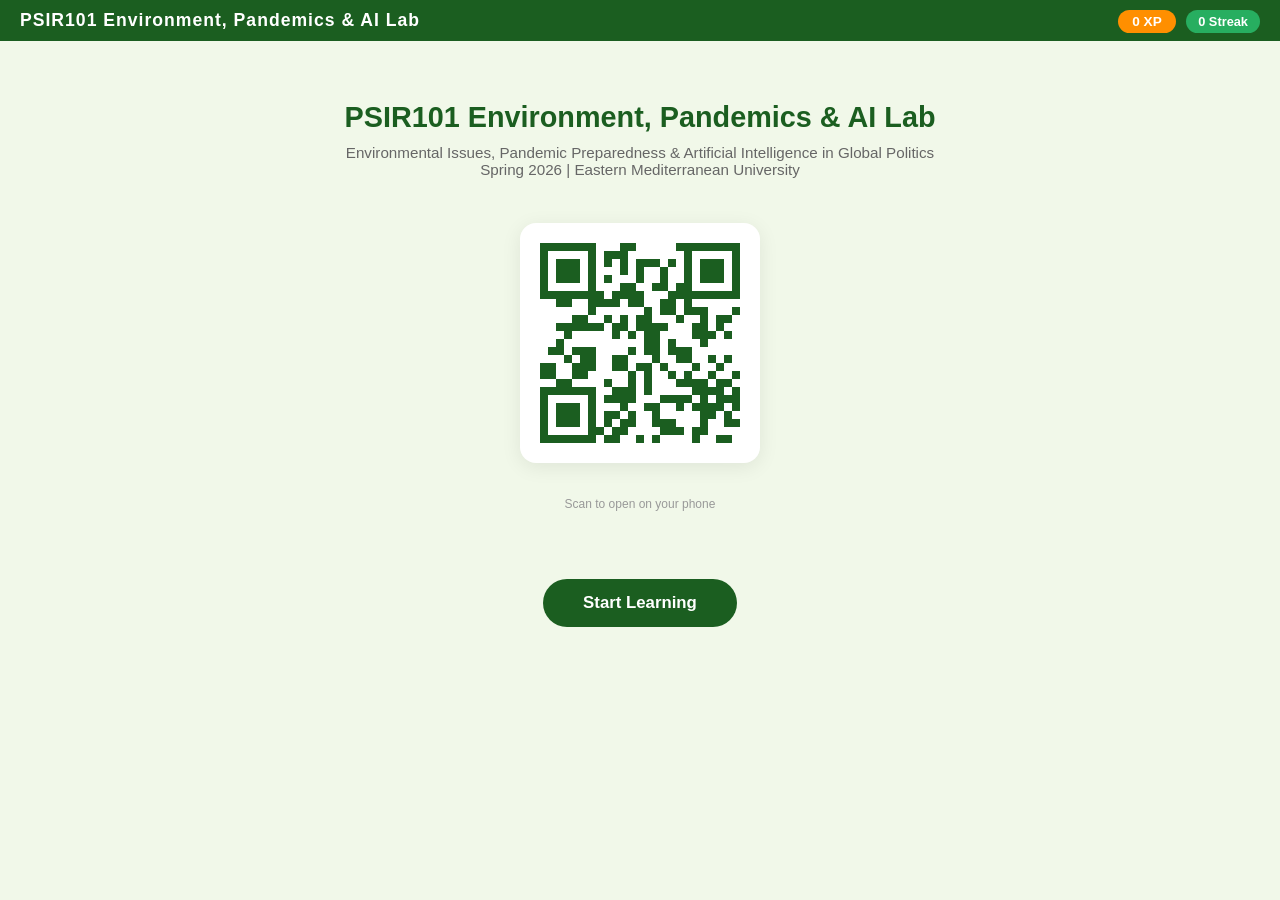
<file: environment.html>
<!DOCTYPE html>
<html lang="en">
<head>
<meta charset="UTF-8">
<meta name="viewport" content="width=device-width, initial-scale=1.0">
<title>PSIR101 Environment, Pandemics &amp; AI Lab</title>
<style>
*{margin:0;padding:0;box-sizing:border-box}
:root{
--navy:#1b5e20;--gold:#ff8f00;--light:#f1f8e9;--mid:#dcedc8;
--dark:#2c2c2c;--accent:#c0392b;--green:#27ae60;--teal:#1abc9c;
--purple:#6a1b9a;--orange:#e67e22;--blue:#2980b9;
}
body{font-family:'Segoe UI',Roboto,Arial,sans-serif;background:var(--light);color:var(--dark);min-height:100vh}
.topbar{background:var(--navy);color:#fff;padding:10px 20px;display:flex;align-items:center;justify-content:space-between;flex-wrap:wrap;gap:8px;position:sticky;top:0;z-index:100}
.topbar h1{font-size:1.1em;letter-spacing:1px}
.xp-badge{background:var(--gold);color:#fff;padding:4px 14px;border-radius:20px;font-weight:700;font-size:.85em}
.streak-badge{background:var(--green);color:#fff;padding:4px 12px;border-radius:20px;font-weight:700;font-size:.8em;margin-left:6px}
.tabs{display:flex;background:#fff;border-bottom:2px solid var(--mid);overflow-x:auto;padding:0 10px}
.tab-btn{padding:12px 18px;border:none;background:none;cursor:pointer;font-size:.82em;font-weight:600;color:#888;white-space:nowrap;border-bottom:3px solid transparent;transition:.2s}
.tab-btn:hover{color:var(--navy)}
.tab-btn.active{color:var(--navy);border-bottom-color:var(--gold)}
.container{max-width:900px;margin:0 auto;padding:20px}
.panel{display:none}.panel.active{display:block}
#landing{text-align:center;padding:40px 20px}
#landing h2{color:var(--navy);font-size:1.8em;margin-bottom:10px}
#landing p{color:#666;margin-bottom:25px;font-size:.95em}
#qr-container{margin:20px auto;display:inline-block;padding:20px;background:#fff;border-radius:16px;box-shadow:0 4px 20px rgba(0,0,0,.08)}
#qr-container canvas{display:block}
.start-btn{display:inline-block;margin-top:25px;padding:14px 40px;background:var(--navy);color:#fff;border:none;border-radius:30px;font-size:1.05em;font-weight:700;cursor:pointer;transition:.2s}
.start-btn:hover{background:var(--gold)}
.card{background:#fff;border-radius:14px;padding:24px;margin-bottom:20px;box-shadow:0 2px 12px rgba(0,0,0,.06)}
.card h3{color:var(--navy);margin-bottom:10px;font-size:1.05em}
.card h4{color:var(--gold);font-size:.9em;margin-bottom:8px}
.section-header{background:linear-gradient(135deg,var(--navy),#2e7d32);color:#fff;border-radius:14px;padding:20px 24px;margin-bottom:16px}
.section-header h3{color:#fff;font-size:1.1em}
.section-header p{color:rgba(255,255,255,.8);font-size:.82em;margin-top:4px}
.video-wrap{position:relative;padding-bottom:56.25%;height:0;margin:12px 0;border-radius:10px;overflow:hidden}
.video-wrap iframe{position:absolute;top:0;left:0;width:100%;height:100%;border:0}
.reflect-q{background:var(--light);border-left:4px solid var(--gold);padding:14px 18px;margin:12px 0;border-radius:0 10px 10px 0;font-size:.88em}
.reflect-options{display:flex;flex-direction:column;gap:8px;margin:10px 0}
.reflect-opt{padding:10px 16px;background:#fff;border:2px solid var(--mid);border-radius:10px;cursor:pointer;font-size:.85em;transition:.2s}
.reflect-opt:hover{border-color:var(--blue)}
.reflect-opt.selected{border-color:var(--navy);background:#e8f5e9}
.reflect-opt.correct{border-color:var(--green);background:#eafaf1}
.reflect-opt.wrong{border-color:var(--accent);background:#fdedec}
.model-answer{background:#eafaf1;border-left:4px solid var(--green);padding:14px 18px;margin:12px 0;border-radius:0 10px 10px 0;font-size:.84em;display:none}
.model-answer.show{display:block}
.reflect-btn{padding:8px 22px;background:var(--navy);color:#fff;border:none;border-radius:8px;cursor:pointer;font-size:.85em;margin-top:8px}
.reflect-btn:hover{background:var(--gold)}
.reflect-btn:disabled{opacity:.5;cursor:default}
.completed-badge{display:inline-block;background:var(--green);color:#fff;padding:3px 12px;border-radius:12px;font-size:.75em;font-weight:600}
.sort-item{padding:12px 18px;background:#fff;border:2px solid var(--mid);border-radius:10px;margin:8px 0;cursor:pointer;font-size:.88em;transition:.2s;user-select:none}
.sort-item:hover{border-color:var(--blue)}
.sort-item.placed{opacity:.4;cursor:default}
.sort-item.selected{border-color:var(--navy);background:#e8f5e9}
.sort-zones{display:grid;grid-template-columns:1fr 1fr 1fr;gap:16px;margin:16px 0}
.sort-zone{min-height:120px;border:2px dashed var(--mid);border-radius:12px;padding:14px;text-align:center}
.sort-zone h4{color:var(--navy);margin-bottom:8px;font-size:.9em}
.sort-zone.over{border-color:var(--gold);background:rgba(27,94,32,.05)}
.sorted-item{padding:8px 14px;background:var(--light);border-radius:8px;margin:4px 0;font-size:.82em;display:inline-block}
.sorted-item.correct{background:#eafaf1;border:1px solid var(--green)}
.sorted-item.wrong{background:#fdedec;border:1px solid var(--accent)}
.dim-card{background:#fff;border-radius:14px;padding:20px;margin-bottom:16px;box-shadow:0 2px 10px rgba(0,0,0,.06)}
.dim-card .scenario{font-size:.9em;margin-bottom:12px;line-height:1.5}
.dim-options{display:flex;flex-wrap:wrap;gap:8px;margin:8px 0}
.dim-pill{padding:8px 16px;border-radius:20px;border:2px solid var(--mid);background:#fff;cursor:pointer;font-size:.8em;font-weight:600;transition:.2s}
.dim-pill:hover{border-color:var(--navy)}
.dim-pill.selected{background:var(--navy);color:#fff;border-color:var(--navy)}
.dim-pill.correct{background:var(--green);color:#fff;border-color:var(--green)}
.dim-pill.wrong{background:var(--accent);color:#fff;border-color:var(--accent)}
.dim-explain{background:#eafaf1;border-left:4px solid var(--green);padding:12px 16px;margin-top:10px;border-radius:0 10px 10px 0;font-size:.82em;display:none}
.dim-explain.show{display:block}
.match-grid{display:grid;grid-template-columns:1fr 1fr;gap:12px}
.match-item{padding:12px 16px;background:#fff;border:2px solid var(--mid);border-radius:10px;cursor:pointer;font-size:.84em;text-align:center;transition:.2s;min-height:60px;display:flex;align-items:center;justify-content:center}
.match-item:hover{border-color:var(--blue)}
.match-item.sel{border-color:var(--navy);background:#e8f5e9}
.match-item.matched{border-color:var(--green);background:#eafaf1;cursor:default}
.match-item.wrong-flash{animation:wrongFlash .5s}
@keyframes wrongFlash{0%,100%{background:#fff}50%{background:#fdedec}}
.tl-item{padding:12px 18px;background:#fff;border:2px solid var(--mid);border-radius:10px;margin:6px 0;cursor:grab;font-size:.85em;display:flex;align-items:center;gap:10px;user-select:none}
.tl-item .handle{color:var(--navy);font-weight:700;font-size:1.1em}
.tl-item.dragging{opacity:.5}
.tl-item.correct{border-color:var(--green);background:#eafaf1}
.tl-item.wrong{border-color:var(--accent);background:#fdedec}
.stat-grid{display:grid;grid-template-columns:repeat(auto-fit,minmax(150px,1fr));gap:14px;margin:16px 0}
.stat-card{background:#fff;border-radius:14px;padding:20px;text-align:center;box-shadow:0 2px 10px rgba(0,0,0,.06)}
.stat-card .num{font-size:2em;font-weight:800;color:var(--navy);display:block}
.stat-card .lbl{font-size:.75em;color:#888;margin-top:2px}
.progress-bar{height:10px;background:var(--mid);border-radius:5px;overflow:hidden;margin:6px 0}
.progress-bar .fill{height:100%;background:linear-gradient(90deg,var(--navy),var(--gold));border-radius:5px;transition:width .4s}
.result-banner{padding:16px 20px;border-radius:12px;text-align:center;margin:16px 0;font-weight:700;font-size:.95em}
.result-banner.great{background:#eafaf1;color:var(--green)}
.result-banner.good{background:#fef9e7;color:var(--gold)}
.result-banner.try{background:#fdedec;color:var(--accent)}
.reset-btn{padding:8px 20px;background:var(--accent);color:#fff;border:none;border-radius:8px;cursor:pointer;font-size:.85em;margin-top:12px}
.check-btn{padding:10px 28px;background:var(--navy);color:#fff;border:none;border-radius:10px;cursor:pointer;font-size:.95em;font-weight:700;margin-top:14px}
.check-btn:hover{background:var(--gold)}
.sub-nav{display:flex;gap:8px;margin-bottom:16px;flex-wrap:wrap}
.sub-btn{padding:8px 16px;border:2px solid var(--mid);background:#fff;border-radius:20px;cursor:pointer;font-size:.8em;font-weight:600;color:#666;transition:.2s}
.sub-btn:hover{border-color:var(--navy);color:var(--navy)}
.sub-btn.active{background:var(--navy);color:#fff;border-color:var(--navy)}
.debate-prompt{background:#e8f5e9;border:2px solid #1b5e20;border-radius:12px;padding:18px;margin-top:14px;font-size:.88em;line-height:1.55}
.debate-prompt strong{color:#1b5e20}
@media(max-width:600px){
.sort-zones{grid-template-columns:1fr}
.match-grid{grid-template-columns:1fr}
.stat-grid{grid-template-columns:1fr 1fr}
.tabs{padding:0 4px}
.tab-btn{padding:10px 12px;font-size:.75em}
}
</style>
</head>
<body>
<div class="topbar">
  <h1>PSIR101 Environment, Pandemics &amp; AI Lab</h1>
  <div>
    <span class="xp-badge" id="xpDisplay">0 XP</span>
    <span class="streak-badge" id="streakDisplay">0 Streak</span>
  </div>
</div>
<div class="tabs" id="tabBar" style="display:none">
  <button class="tab-btn active" data-tab="videos">Video &amp; Case Reflections</button>
  <button class="tab-btn" data-tab="sorter">Myth, Reality, or Complicated?</button>
  <button class="tab-btn" data-tab="theory">Theory Identifier</button>
  <button class="tab-btn" data-tab="match">Key Thinkers Match</button>
  <button class="tab-btn" data-tab="timeline">Timeline Sort</button>
  <button class="tab-btn" data-tab="debate">Debate Arena</button>
  <button class="tab-btn" data-tab="stats">My Stats</button>
</div>
<div class="container">

<!-- LANDING -->
<div id="landing">
  <h2>PSIR101 Environment, Pandemics &amp; AI Lab</h2>
  <p>Environmental Issues, Pandemic Preparedness &amp; Artificial Intelligence in Global Politics<br>Spring 2026 | Eastern Mediterranean University</p>
  <div id="qr-container"></div>
  <p style="font-size:.75em;color:#999;margin-top:10px">Scan to open on your phone</p>
  <br>
  <button class="start-btn" id="startBtn">Start Learning</button>
</div>

<!-- VIDEOS -->
<div class="panel" id="panel-videos">
  <div class="sub-nav" id="vidSubNav">
    <button class="sub-btn active" data-sec="secA">A: The Anthropocene</button>
    <button class="sub-btn" data-sec="secB">B: Climate Governance</button>
    <button class="sub-btn" data-sec="secC">C: Climate Justice</button>
    <button class="sub-btn" data-sec="secD">D: Pandemic Preparedness</button>
    <button class="sub-btn" data-sec="secE">E: AI &amp; Global Politics</button>
    <button class="sub-btn" data-sec="secF">F: On Your Doorstep</button>
  </div>
  <div id="vidSections"></div>
</div>

<!-- SORTER -->
<div class="panel" id="panel-sorter">
  <div class="card">
    <h3>Concept Sorter: Myth, Reality, or It's Complicated?</h3>
    <p style="font-size:.85em;color:#666">Sort each statement about environment, pandemics, and AI in global politics. 10 XP per correct answer.</p>
  </div>
  <div id="sorterItems"></div>
  <div class="sort-zones">
    <div class="sort-zone" id="zoneMyth" data-zone="myth"><h4>MYTH</h4><div class="zone-items"></div></div>
    <div class="sort-zone" id="zoneComplex" data-zone="complex"><h4>IT'S COMPLICATED</h4><div class="zone-items"></div></div>
    <div class="sort-zone" id="zoneReality" data-zone="reality"><h4>REALITY</h4><div class="zone-items"></div></div>
  </div>
  <button class="check-btn" id="checkSorter">Check Answers</button>
  <div id="sorterResult"></div>
</div>

<!-- THEORY IDENTIFIER -->
<div class="panel" id="panel-theory">
  <div class="card">
    <h3>Theory Identifier</h3>
    <p style="font-size:.85em;color:#666">Read each statement and identify which IR perspective it best reflects. 15 XP per correct answer.</p>
  </div>
  <div id="theoryItems"></div>
  <button class="check-btn" id="checkTheory">Check Answers</button>
  <div id="theoryResult"></div>
</div>

<!-- KEY THINKERS MATCH -->
<div class="panel" id="panel-match">
  <div class="card">
    <h3>Key Thinkers &amp; Concepts Match</h3>
    <p style="font-size:.85em;color:#666">Select a thinker or concept, then select its definition. 15 XP per correct match.</p>
  </div>
  <div class="match-grid" id="matchGrid"></div>
  <div id="matchResult"></div>
</div>

<!-- TIMELINE -->
<div class="panel" id="panel-timeline">
  <div class="card">
    <h3>Timeline Sort: Environment, Health &amp; Technology Milestones</h3>
    <p style="font-size:.85em;color:#666">Drag events into chronological order (earliest at top). 20 XP for perfect order.</p>
  </div>
  <div id="tlItems"></div>
  <button class="check-btn" id="checkTL">Check Order</button>
  <div id="tlResult"></div>
</div>

<!-- DEBATE ARENA -->
<div class="panel" id="panel-debate">
  <div class="card">
    <h3>Debate Arena</h3>
    <p style="font-size:.85em;color:#666">No right answers \u2014 just hard questions. Use these for tutorial discussion or essay brainstorming.</p>
  </div>
  <div id="debateItems"></div>
</div>

<!-- STATS -->
<div class="panel" id="panel-stats">
  <div class="card"><h3>My Progress</h3></div>
  <div class="stat-grid" id="statGrid"></div>
  <div class="card" id="activityProgress"><h3>Activity Completion</h3></div>
  <button class="reset-btn" id="resetBtn">Reset All Progress</button>
</div>

</div>

<script>
// ═══════ QR ═══════
const QR=(function(){function g(){
const c=document.createElement('canvas');const sz=200;c.width=sz;c.height=sz;const x=c.getContext('2d');
x.fillStyle='#fff';x.fillRect(0,0,sz,sz);x.fillStyle='#1b5e20';
const bs=8;for(let r=0;r<25;r++)for(let cl=0;cl<25;cl++){if(Math.random()>.55||(r<7&&cl<7)||(r<7&&cl>17)||(r>17&&cl<7))x.fillRect(cl*bs,r*bs,bs,bs);}
function fp(ox,oy){x.fillStyle='#1b5e20';x.fillRect(ox,oy,7*bs,7*bs);x.fillStyle='#fff';x.fillRect(ox+bs,oy+bs,5*bs,5*bs);x.fillStyle='#1b5e20';x.fillRect(ox+2*bs,oy+2*bs,3*bs,3*bs);}
fp(0,0);fp(18*bs,0);fp(0,18*bs);return c;}
return{generate:g};})();

// ═══════ STATE ═══════
let xp=0,streak=0,maxStreak=0;
const done={sorter:false,theory:false,match:false,timeline:false,videos:{}};
function addXP(n){xp+=n;document.getElementById('xpDisplay').textContent=xp+' XP';}
function addStreak(){streak++;if(streak>maxStreak)maxStreak=streak;document.getElementById('streakDisplay').textContent=streak+' Streak';}
function breakStreak(){streak=0;document.getElementById('streakDisplay').textContent='0 Streak';}
function shuffle(a){for(let i=a.length-1;i>0;i--){const j=Math.floor(Math.random()*(i+1));[a[i],a[j]]=[a[j],a[i]];}return a;}

// ═══════ VIDEO DATA ═══════
const VID_DATA={
secA:{
  title:"A: The Anthropocene \u2014 Humans as a Geological Force",
  desc:"We have entered a new epoch defined not by tectonic plates but by human activity. What does this mean for global politics? (Baylis, Smith & Owens, pp. 387\u2013404)",
  items:[
    {id:"a1",type:"video",title:"Global Environmental Problems and the Anthropocene (RIHN)",yt:"pB8Y-TthFFA",
     q:"This video outlines the scale of human impact on the Earth system. Greene (in Baylis, Smith & Owens) frames environmental issues as a challenge to the state-centric international system. Why?",
     opts:["Because the environment is not politically important","Because environmental problems \u2014 climate change, biodiversity loss, ocean acidification \u2014 cross borders, operate on timescales longer than election cycles, and cannot be solved by any single state acting alone","Because only scientists should deal with environmental issues"],
     correct:1,
     model:"Greene's core argument is that environmental issues expose the limits of the Westphalian system. The atmosphere does not respect borders. A factory in China affects rainfall in the Sahel. Deforestation in Brazil changes the global carbon cycle. These problems are collective action challenges that require governance beyond the state \u2014 but the international system is built on state sovereignty and national interest. This tension \u2014 between the borderless nature of environmental problems and the bordered nature of political authority \u2014 is the central puzzle of environmental politics in IR."},
    {id:"a2",type:"video",title:"What Is the Tragedy of the Commons? (TED-Ed)",yt:"CxC161GvMPc",
     q:"Hardin\u2019s \u2018Tragedy of the Commons\u2019 (1968) argues that rational individual actors will inevitably overexploit shared resources. Elinor Ostrom won the Nobel Prize for showing this isn\u2019t always true. What did she find?",
     opts:["That governments should privatise all resources","That communities can and do develop their own governance rules to manage shared resources sustainably \u2014 without either privatisation or top-down state control","That the tragedy of the commons is inevitable and cannot be prevented"],
     correct:1,
     model:"Ostrom studied real-world cases \u2014 fisheries, irrigation systems, forests \u2014 where communities developed institutional rules to prevent overexploitation. Her key insight was that the choice is not just \u2018privatise or nationalise.\u2019 There is a third option: collective self-governance through norms, monitoring, and graduated sanctions. For IR scholars, this matters because it suggests global environmental governance doesn\u2019t have to follow the top-down model of a world government. It can emerge from networked, overlapping institutions \u2014 what some scholars call \u2018polycentric governance.\u2019 The Paris Agreement, with its bottom-up nationally determined contributions, reflects this Ostromian logic."},
    {id:"a3",type:"case",title:"Case Study: The Aral Sea \u2014 A Man-Made Environmental Catastrophe",
     text:"The Aral Sea, once the world\u2019s fourth-largest lake (shared by Kazakhstan and Uzbekistan), lost 90% of its volume between 1960 and 2010. Soviet central planners diverted the rivers feeding it to irrigate cotton fields. The result: a toxic dust bowl, collapsed fisheries, respiratory disease epidemics, and economic devastation for millions. Today, Kazakhstan\u2019s North Aral Sea has partially recovered thanks to a World Bank-funded dam project, but the South Aral Sea remains largely dead.",
     q:"The Aral Sea disaster was caused by Soviet central planning, not by the \u2018tragedy of the commons.\u2019 What does this tell us about the relationship between political systems and environmental outcomes?",
     opts:["That democracies never cause environmental damage","That environmental destruction is not just about individual greed \u2014 it can be caused by state policy itself, especially when decision-makers are insulated from the consequences of their choices","That the Soviet Union was uniquely bad and no other political system causes environmental harm"],
     correct:1,
     model:"The Aral Sea case complicates simple narratives. Hardin blamed individual rational actors; the Aral Sea was destroyed by a centralised state making top-down decisions. The lesson is structural: environmental destruction occurs when decision-makers do not bear the costs of their decisions. Soviet planners in Moscow gained cotton production; Uzbek and Kazakh communities lost their lake, their health, and their livelihoods. This pattern \u2014 costs externalised onto vulnerable communities \u2014 recurs globally."}
  ]
},
secB:{
  title:"B: Climate Governance \u2014 From Rio to COP30",
  desc:"Three decades of climate negotiations. What has been achieved? What has failed? And where does COP30 in Bel\u00e9m leave us?",
  items:[
    {id:"b1",type:"video",title:"The Paris Agreement Explained (UNFCCC)",yt:"WiGD0OgK2ug",
     q:"The Paris Agreement uses nationally determined contributions (NDCs). A realist sees fatal weakness; a liberal institutionalist sees pragmatic strength. Who is more persuasive?",
     opts:["The realist \u2014 without enforcement, states will free-ride","The liberal \u2014 bottom-up commitments generate broader participation and create a ratchet mechanism for increasing ambition over time","Neither \u2014 climate change cannot be addressed through international agreements"],
     correct:1,
     model:"Both perspectives have merit, but the liberal argument is analytically stronger here. Kyoto (1997) used top-down binding targets \u2014 and the US never ratified, Canada withdrew, and developing countries had no obligations. Paris learned from Kyoto\u2019s failure: by letting each state set its own NDC, it achieved near-universal participation. The ratchet mechanism (Global Stocktake every 5 years) creates pressure to increase ambition. Paris is imperfect, but it reflects an Ostromian insight: participation matters more than perfection."},
    {id:"b2",type:"case",title:"Case Study: COP30 in Bel\u00e9m (November 2025) \u2014 The \u2018Global Mutir\u00e3o\u2019",
     text:"COP30 in Bel\u00e9m, Brazil (November 2025) was billed as the \u2018COP of truth and implementation\u2019 \u2014 marking 10 years since Paris. The outcome was the \u2018Global Mutir\u00e3o\u2019 (a Tupi-Guarani word meaning collective effort). Key results: a voluntary plan to curb fossil fuels (but no binding roadmap to phase them out); a goal to triple adaptation finance by 2035; a new \u2018Bel\u00e9m Mission to 1.5\u00b0C\u2019; and AI was included in the COP Action Agenda for the first time as a strategic theme. The leaders of the US, China, and India were notably absent from the summit. A fire broke out in the Blue Zone, forcing evacuations. Many developing countries criticised the outcomes as insufficiently ambitious.",
     q:"COP30 included AI in its agenda for the first time. PBS NewsHour reported that AI was \u2018both praised and criticised\u2019 at the talks. Why might AI be both an opportunity and a threat for climate action?",
     opts:["AI is purely beneficial for climate \u2014 there are no downsides","AI can optimise energy grids, improve climate modelling, and accelerate clean technology \u2014 but it also consumes enormous energy (data centres), increases emissions, and raises questions about corporate power and accountability","AI has nothing to do with climate change"],
     correct:1,
     model:"COP30\u2019s AI debate captured a genuine paradox. On the opportunity side: AI can optimise renewable energy grids, improve weather and climate modelling, accelerate materials science for batteries and solar cells, and help monitor deforestation in real time. On the threat side: training a single large language model can emit as much CO2 as five cars over their lifetimes; global data centre energy demand is projected to double by 2030; and the tech companies promoting \u2018AI for climate\u2019 are also the ones building massive, energy-hungry infrastructure. As one COP30 expert put it, AI is \u2018a completely unregulated beast.\u2019 The question is whether AI\u2019s climate benefits will outweigh its climate costs \u2014 and who controls that calculation."},
    {id:"b3",type:"case",title:"Reading: The US Withdrawal from the Paris Agreement (Again, January 2025)",
     text:"On 20 January 2025, President Trump signed an executive order withdrawing the US from the Paris Agreement for the second time. The US is the world\u2019s largest historical emitter and second-largest current emitter. Its withdrawal removes ~14% of global emissions from the framework and sends a powerful signal: the world\u2019s most powerful state does not consider climate change a priority. The withdrawal does not exit the US from the UNFCCC itself.",
     q:"What does the repeated US withdrawal tell us about the relationship between domestic politics and international environmental governance?",
     opts:["Nothing \u2014 the US is just one country","International environmental agreements are only as durable as the domestic political coalitions that support them \u2014 when governments change, commitments can be reversed, exposing the fragility of treaty-based governance","The Paris Agreement doesn\u2019t matter anyway"],
     correct:1,
     model:"The US oscillation (in-out-in-out) illustrates a fundamental tension: international commitments require domestic political sustainability. Climate policy in the US is deeply partisan. This makes the US an unreliable partner and undermines the entire cooperative framework. A constructivist would note that climate norms have still spread \u2014 US states, cities, and corporations maintain commitments regardless. But the structural damage of repeated withdrawal is real."}
  ]
},
secC:{
  title:"C: Climate Justice \u2014 Who Pays for the Crisis?",
  desc:"Climate change is not experienced equally. Who caused it? Who suffers most? And who should pay?",
  items:[
    {id:"c1",type:"video",title:"Inside AI\u2019s Complicated Climate Impact (The Weather Channel, Nov 2025)",yt:"HDmgFkg3QeI",
     q:"This report explores AI\u2019s dual role in climate \u2014 both as a tool for solutions and as a source of massive energy consumption. How does this connect to the concept of \u2018common but differentiated responsibilities\u2019 (CBDR)?",
     opts:["It doesn\u2019t \u2014 AI is a separate issue from climate justice","The AI industry is concentrated in wealthy countries (US, China) whose data centres consume vast energy, contributing disproportionately to emissions \u2014 while the climate costs (droughts, floods, heat) fall disproportionately on the Global South. This mirrors the CBDR logic: those who benefit most from the system bear the greatest responsibility","Developing countries should build their own data centres to solve the problem"],
     correct:1,
     model:"CBDR is the foundational principle of climate justice: everyone must act, but rich countries bear greater responsibility because they caused the problem and have greater capacity. The AI boom intensifies this dynamic. US tech companies are building massive data centres that could add the equivalent of a mid-sized country\u2019s emissions to the global total by 2030. The profits flow to Silicon Valley; the climate consequences flow to Bangladesh, the Sahel, and small island states. This is the climate justice argument applied to the digital economy: who benefits from AI, and who pays the environmental cost?"},
    {id:"c2",type:"case",title:"Case Study: Small Island Developing States (SIDS) and the 1.5\u00b0C Target",
     text:"For SIDS like Tuvalu, the Marshall Islands, and the Maldives, climate change is an existential present reality. At COP21 (Paris, 2015), SIDS led the campaign for the 1.5\u00b0C target: \u20181.5 to Stay Alive.\u2019 Current NDCs put the world on track for 2.5\u20133\u00b0C. In 2024, Vanuatu led a campaign to request an ICJ advisory opinion on states\u2019 climate obligations.",
     q:"SIDS contribute almost nothing to global emissions but face the most severe consequences. What concept from IR theory best captures this structural injustice?",
     opts:["Balance of power","Structural violence \u2014 the international system produces harm through its normal functioning, not through direct military force","Deterrence"],
     correct:1,
     model:"Galtung\u2019s structural violence is directly applicable: harm is produced not by a specific actor attacking SIDS, but by the normal functioning of the global economic system. No one declared war on Tuvalu, but Tuvalu may disappear because of emissions produced overwhelmingly by distant countries. The ICJ campaign represents SIDS\u2019 attempt to use international law (a liberal tool) to address a problem created by structural power asymmetry (a critical insight). Whether law can overcome power is the question."},
    {id:"c3",type:"case",title:"Reading: Loss and Damage \u2014 From COP27 to COP30",
     text:"At COP27 (2022), developing countries forced the creation of a Loss and Damage Fund. At COP28 (2023), $700 million was pledged \u2014 against trillions in estimated losses. At COP29 (Baku, 2024), $300 billion/year was agreed for climate finance \u2014 but developing countries had demanded $1.3 trillion. At COP30 (Bel\u00e9m, 2025), adaptation finance was set to triple by 2035, but no binding fossil-fuel roadmap emerged. The pattern: incremental progress, massive gaps.",
     q:"Why did it take until 2022 to establish a Loss and Damage Fund?",
     opts:["Because loss and damage is not a real concept","Because developed countries resisted for decades, fearing that a fund would imply legal liability and open the door to climate reparations","Because developing countries did not want a fund"],
     correct:1,
     model:"Loss and damage is the most politically charged concept in climate negotiations because it points directly at responsibility. Developed countries blocked it for 30 years because acknowledging it could create legal liability \u2014 climate debt. The fund\u2019s creation was a victory; its underfunding reveals the limits of that victory. The gap between the language (\u2018solidarity\u2019) and the reality (\u2018liability avoided\u2019) is the gap between what justice demands and what power permits."}
  ]
},
secD:{
  title:"D: Pandemic Preparedness \u2014 The World Is Not Ready",
  desc:"Required reading: Osterholm & Olshaker (2024), \u2018The World Is Not Ready for the Next Pandemic,\u2019 Foreign Affairs. Why does this matter for IR?",
  items:[
    {id:"d1",type:"case",title:"Reading: Osterholm & Olshaker (2024), \u2018The World Is Not Ready for the Next Pandemic\u2019 \u2014 Foreign Affairs",
     text:"Less than five years after COVID-19, the world remains dangerously unprepared. H5N1 avian influenza is mutating and infecting mammals, including dairy cattle. Governments have failed to invest in better vaccines, global manufacturing capacity, or distribution networks. The US stockpile of H5N1 vaccine covers only 0.7% of the population. Global production capacity could vaccinate at most 25% of the world\u2019s population in a pandemic\u2019s first year. Osterholm and Olshaker argue for a \u2018military model\u2019 of pandemic preparedness: massive, sustained investment in vaccines, antivirals, and infrastructure \u2014 because a pandemic \u2018could prove far more deadly than any military conflict since WWII.\u2019",
     q:"Osterholm and Olshaker argue pandemic preparedness should follow a \u2018military model\u2019 of investment. Why is this framing significant for IR?",
     opts:["It isn\u2019t \u2014 pandemics are a domestic health issue, not an IR issue","It reframes health as a security issue: if a pandemic can kill more people than a war, then biological security deserves the same investment as military security \u2014 this is securitisation of health","It means we should use the military to fight pandemics"],
     correct:1,
     model:"This is a textbook case of securitisation (Copenhagen School): by framing pandemics as security threats comparable to military conflict, Osterholm and Olshaker argue for extraordinary measures \u2014 massive public investment, stockpiling, infrastructure. The IR implications are profound: pandemic preparedness is a global collective action problem (like climate) that requires international cooperation (vaccine distribution, surveillance networks, supply chains). COVID showed what happens when cooperation fails: vaccine nationalism, supply chain collapse, and massive inequality in access. The reading connects directly to this week\u2019s overarching theme: global governance challenges that cross borders and resist state-centric solutions."},
    {id:"d2",type:"case",title:"Case Study: COVID-19 and Vaccine Nationalism",
     text:"During COVID-19, wealthy countries secured the vast majority of early vaccine doses through advance purchase agreements. By mid-2021, high-income countries had vaccinated over 50% of their populations while many African countries had vaccinated less than 2%. COVAX, the global initiative to ensure equitable distribution, was chronically underfunded and outbid by rich nations. The result: a two-track pandemic where wealth determined survival. South Africa and India proposed a TRIPS waiver at the WTO to allow generic vaccine production; it was blocked for over a year by the US and EU.",
     q:"Vaccine nationalism during COVID-19 illustrates which fundamental tension in global governance?",
     opts:["There is no tension \u2014 every country has the right to protect its own citizens first","The tension between national self-interest (securing vaccines for your own population) and global collective action (a pandemic cannot be ended anywhere until it is ended everywhere \u2014 variants evolve in unvaccinated populations and spread back to vaccinated ones)","Vaccines should not be shared internationally"],
     correct:1,
     model:"Vaccine nationalism is the pandemic equivalent of free-riding in climate politics. A realist says: of course states prioritise their own citizens. A liberal says: but the virus doesn\u2019t respect borders \u2014 unvaccinated populations become breeding grounds for new variants that undermine everyone\u2019s protection. A Marxist says: the patent system allowed pharmaceutical companies to profit from publicly funded research while billions went unvaccinated. The TRIPS waiver debate is the pandemic version of climate\u2019s loss and damage argument: who has the right to produce the tools of survival, and who controls access?"},
    {id:"d3",type:"case",title:"Connecting the Dots: Pandemics, Climate, and AI",
     text:"The three themes of this week are not separate \u2014 they are deeply interconnected. Climate change increases pandemic risk by disrupting ecosystems, pushing wildlife into closer contact with humans (zoonotic spillover), and weakening health infrastructure through extreme weather. AI can accelerate vaccine development and disease surveillance but also consumes enormous energy, worsening the climate crisis. Pandemic preparedness requires the same global governance architecture (international cooperation, equitable resource distribution, institutional trust) that climate action requires \u2014 and faces the same obstacles (sovereignty, inequality, free-riding).",
     q:"How are climate change, AI, and pandemic preparedness linked? (This is one of your discussion questions.)",
     opts:["They are not linked \u2014 these are separate policy areas","Climate change increases pandemic risk (zoonotic spillover, weakened health systems); AI can help address both but also worsens climate change (energy consumption); and all three require the same global governance solutions that states have repeatedly failed to deliver","AI will solve both climate change and pandemics automatically"],
     correct:1,
     model:"The connection is structural: all three are transnational collective action problems that the state-centric international system struggles to address. Climate disrupts ecosystems, creating conditions for new pathogens (the next pandemic may come from a melting permafrost or a displaced bat colony). AI could model disease outbreaks or optimise vaccine distribution \u2014 but the same AI infrastructure accelerates emissions. And the governance gaps are identical: sovereignty blocks cooperation, inequality distorts outcomes, and short-term national interest overrides long-term collective survival. Greene\u2019s chapter makes exactly this point: environmental issues reveal the limits of the Westphalian system. Pandemics and AI extend the same argument."}
  ]
},
secE:{
  title:"E: AI & Global Politics \u2014 The New Frontier of Great-Power Competition",
  desc:"Is AI the new arms race? Who\u2019s winning? And what are the risks?",
  items:[
    {id:"e1",type:"video",title:"Cold War 2.0: America\u2019s AI War with China (Battle Lines, Jan 2025)",yt:"qE8qBQlcU6A",
     q:"This documentary frames US-China AI competition as a new Cold War. Colin Kahl (Foreign Affairs, Jan 2026) argues that \u2018the myth of the AI race\u2019 is that there will be a single winner. Who is more persuasive?",
     opts:["The \u2018Cold War 2.0\u2019 framing \u2014 one side will win decisively","Kahl\u2019s argument: the AI race is fragmenting across multiple dimensions (models, compute, diffusion, embodied AI) and neither the US nor China is likely to dominate all of them \u2014 the result is \u2018AI bipolarity,\u2019 not a single winner","AI competition is irrelevant to global politics"],
     correct:1,
     model:"Kahl\u2019s Foreign Affairs essay makes a sophisticated argument: the AI race is not a single sprint but a \u2018decathlon.\u2019 The US leads in frontier models and compute (chips, data centres). China leads in deployment and embodied AI (robots, factories, infrastructure). Chinese firms embrace open-weight models that spread globally; US firms use proprietary closed systems. The result is not victory for one side but an asymmetric bipolarity where each dominates different parts of the AI ecosystem. This matters for IR because it means the AI competition will not produce a clear winner \u2014 and managing the shared risks (autonomous weapons, deepfakes, cyber attacks) requires dialogue between rivals, not just competition."},
    {id:"e2",type:"video",title:"Artificial Intelligence in 2025 (60 Minutes)",yt:"KpOcUrPdx-4",
     q:"The 60 Minutes report covers AI\u2019s rapid advancement and the warnings from industry leaders about safety risks. The Stimson Center (Jan 2026) argues \u2018America is running the wrong AI race.\u2019 What do they mean?",
     opts:["America should stop developing AI entirely","The US is focused on building the most powerful frontier models, but the real race is about deployment at scale and public trust \u2014 China is ahead on both because it embeds AI into factories, infrastructure, and public services while 72% of Chinese citizens trust AI vs. only 32% in Western democracies","America is winning the AI race and should not change strategy"],
     correct:1,
     model:"The Stimson Center\u2019s argument (Burrows, Klaassen, McDonald, Jan 2026) is that the US is fighting the wrong war. While Washington obsesses over building the most powerful large language model, China is deploying AI across its entire economy: factory robots (China installs more industrial robots than the rest of the world combined), autonomous ports, AI-powered healthcare, and renewable energy grid management. The key insight: \u2018The most powerful engine in the world is of little value if it cannot be integrated into a functioning vehicle.\u2019 And on public trust \u2014 essential for adoption \u2014 China leads dramatically (72% trust AI vs. 32% in the West). The lesson for IR: great-power competition in AI is not just about technological superiority but about societal capacity to deploy and accept the technology."},
    {id:"e3",type:"case",title:"Reading: Kahl (2026), \u2018The Myth of the AI Race\u2019 \u2014 Foreign Affairs",
     text:"Colin Kahl argues that framing AI as a winner-takes-all race between the US and China is misleading. The competition is fragmenting across multiple dimensions: frontier models (US leads), compute infrastructure (US leads but China closing gap), global diffusion (China\u2019s open-weight models spreading faster), and embodied/industrial AI (China dominates \u2014 300,000 new industrial robots installed in 2024 vs. 34,000 in the US). Trump\u2019s decision to allow Nvidia H200 chip exports to China may further erode US advantages. The most likely outcome is \u2018AI bipolarity\u2019 \u2014 each side dominating different parts of the ecosystem. Kahl argues this makes superpower dialogue on AI risks more important, not less.",
     q:"Kahl argues the AI competition will produce \u2018AI bipolarity\u2019 rather than a clear winner. Why does this matter for global governance?",
     opts:["It doesn\u2019t \u2014 bipolarity is just a Cold War concept","If neither side can dominate, both face shared risks from advanced AI (autonomous weapons, deepfakes, cyber attacks) that require cooperation to manage \u2014 bipolarity creates both incentive and need for superpower dialogue, even amid rivalry","Bipolarity means the US has already lost"],
     correct:1,
     model:"AI bipolarity matters for IR because it creates a security dilemma: each side\u2019s advances threaten the other, driving further competition. But the shared risks \u2014 autonomous weapons that could escalate conflicts, AI-powered cyber attacks, deepfakes that undermine democratic processes \u2014 cannot be managed by one side alone. Kahl\u2019s policy conclusion is that the US must simultaneously compete and cooperate: compete on deployment and compute, cooperate on safety standards and risk management. This mirrors the nuclear analogy: the US and USSR competed fiercely but eventually developed arms control agreements because the alternative was mutually assured destruction. AI may require similar frameworks."}
  ]
},
secF:{
  title:"F: On Your Doorstep \u2014 Cyprus and the Eastern Mediterranean",
  desc:"Climate change is not abstract. It is reshaping the island you live on right now.",
  items:[
    {id:"f1",type:"case",title:"Case Study: Cyprus \u2014 A Mediterranean Climate Hotspot",
     text:"Cyprus is in one of the fastest-warming regions on Earth. The Eastern Mediterranean is heating nearly twice as fast as the global average. Projections show Cyprus facing 4\u00b0C+ temperature increase and 20\u201330% rainfall reduction by end-of-century. In 2021, the worst wildfires in the island\u2019s history killed four people and burned 55 km\u00b2. Water scarcity is already severe. In 2025, Cyprus assumed the EU Council presidency and positioned itself as a climate leader for the region.",
     q:"Cyprus is wealthy compared to most SIDS but shares key climate vulnerabilities. What does this tell us about climate justice frameworks?",
     opts:["It doesn\u2019t \u2014 Cyprus is an EU member and has no climate problems","Climate vulnerability is determined by geography and exposure, not just GDP \u2014 Cyprus\u2019s experience shows that the simple North-South framing of climate justice needs nuance","Cyprus should not be part of climate discussions"],
     correct:1,
     model:"Cyprus occupies an interesting analytical position: an EU member with relatively high GDP, but geographically in one of the most climate-vulnerable regions on Earth. This complicates simple North-South framing. Cyprus faces genuinely existential risks from heat, drought, fire, and water scarcity. Its EU presidency role gave it a platform to bridge the divide rather than sit neatly on one side. For students at EMU: climate change is not happening to distant island nations. It is happening here, now."},
    {id:"f2",type:"video",title:"Climate Change & Environmental Security in the Mediterranean (SIPRI)",yt:"EkNWJm1Qmfg",
     q:"Environmental security scholars argue climate change is a \u2018threat multiplier.\u2019 How does this apply to the Eastern Mediterranean?",
     opts:["Climate change has no security implications in this region","Water scarcity, drought-driven migration, energy competition, and wildfire disasters can all intensify existing tensions in a region already marked by the Cyprus conflict, the Syrian refugee crisis, and maritime disputes","The Eastern Mediterranean is too stable for climate to matter"],
     correct:1,
     model:"The Eastern Mediterranean is a textbook case of climate as threat multiplier. Water scarcity intensifies competition between Turkey, Syria, Iraq, and Israel-Palestine. Drought contributed to displacement feeding into the Syrian civil war. Maritime disputes (Turkey-Greece-Cyprus-Egypt) are partly about fossil fuel resources. The Cyprus conflict intersects with environmental issues: the buffer zone is an unintended biodiversity corridor, water infrastructure is divided, and wildfire response requires cross-boundary coordination that political division makes difficult."},
    {id:"f3",type:"case",title:"Case Study: The Buffer Zone as Biodiversity Corridor",
     text:"The UN buffer zone in Cyprus \u2014 180 km of land emptied since 1974 \u2014 has become an unintended wildlife sanctuary. Rare species thrive precisely because human activity is absent. In 2024, the UN launched a biodiversity assessment in partnership with the Cyprus Institute. The paradox: conflict created conservation. Similar patterns exist in the Korean DMZ and Chernobyl\u2019s exclusion zone.",
     q:"What does the buffer zone paradox tell us about the relationship between politics and ecology?",
     opts:["That conflict is good for the environment","That human absence allows ecosystems to recover, but this is an accidental byproduct of political violence \u2014 it raises difficult questions about what happens when peace returns and development resumes","That we should create more conflict zones"],
     correct:1,
     model:"The buffer zone as biodiversity corridor shows ecosystems can recover remarkably quickly when human pressure is removed. But celebrating this would be perverse \u2014 the zone exists because of a military invasion that displaced hundreds of thousands. The harder question is forward-looking: if reunification occurs, will development destroy what division accidentally preserved? The UN\u2019s biodiversity assessment suggests emerging awareness  that the zone\u2019s ecological value should be preserved regardless of the political outcome."}
  ]
}
};

// ═══════ SORTER DATA ═══════
const SORT_DATA=[
  {s:"Climate change is a natural cycle unrelated to human activity",a:"myth",e:"IPCC AR6 (2021) is unequivocal: human activity is the dominant cause of observed warming since the mid-20th century."},
  {s:"The Anthropocene is a proposed geological epoch defined by human impact on the Earth system",a:"reality",e:"Popularised by Paul Crutzen in 2000. Captures the scientific reality that human activity has become the dominant force shaping the planet."},
  {s:"The Paris Agreement has solved the climate crisis",a:"myth",e:"Current NDCs put the world on track for 2.5\u20133\u00b0C of warming \u2014 far above the 1.5\u00b0C target. Implementation is the bottleneck."},
  {s:"Small island developing states face existential threats from sea-level rise within this century",a:"reality",e:"SIDS like Tuvalu and the Maldives face inundation and loss of habitable land. The 1.5\u00b0C target is a survival threshold for them."},
  {s:"Nuclear energy is the obvious solution to climate change",a:"complex",e:"Very low carbon, reliable baseload power. But high costs, waste storage, proliferation risks, and public opposition. Genuinely complicated."},
  {s:"AI will automatically solve climate change",a:"myth",e:"AI can help (grid optimisation, climate modelling) but also worsens emissions (data centre energy demand projected to double by 2030). It is a tool, not a solution."},
  {s:"Climate change is a \u2018threat multiplier\u2019 that exacerbates existing conflicts",a:"reality",e:"Drought, water scarcity, and resource competition intensify political tensions. The Syrian drought (2006\u20132010) contributed to displacement feeding civil war."},
  {s:"The tragedy of the commons is inevitable and cannot be overcome",a:"myth",e:"Elinor Ostrom won the Nobel Prize showing communities can and do govern shared resources sustainably. The commons can be governed."},
  {s:"The US has withdrawn from the Paris Agreement twice (2017 and 2025)",a:"reality",e:"Trump withdrew in both terms. Biden rejoined in 2021. This oscillation exposes the fragility of treaty-based governance."},
  {s:"The US-China AI race will produce a single, decisive winner",a:"complex",e:"Kahl (Foreign Affairs, 2026) argues the race is fragmenting into a \u2018decathlon\u2019 \u2014 the US leads in frontier models and compute, China leads in deployment and embodied AI. The likely outcome is AI bipolarity, not victory for one side."},
  {s:"The world is well-prepared for the next pandemic",a:"myth",e:"Osterholm & Olshaker (Foreign Affairs, 2024) show the opposite: vaccine stockpiles are tiny, manufacturing capacity is inadequate, and governments have not invested in preparedness."},
  {s:"COP30 in Bel\u00e9m (2025) included AI as a strategic theme for the first time",a:"reality",e:"AI was systematically included in the COP Action Agenda. Tech companies promoted AI climate tools while critics flagged data centre energy consumption."},
  {s:"China is ahead of the US in deploying AI across its economy",a:"reality",e:"China installs more industrial robots than the rest of the world combined, operates 18 fully automated ports, and has embedded AI in healthcare, energy, and manufacturing at scale (Stimson Center, 2026)."},
  {s:"Pandemic preparedness is purely a domestic health issue, not an IR issue",a:"myth",e:"COVID showed pandemics are transnational collective action problems: vaccine nationalism, supply chain collapse, variant evolution in unvaccinated populations, and TRIPS waiver disputes are all IR issues."},
  {s:"Environmental protection and economic growth are always incompatible",a:"complex",e:"Degrowth vs. green growth is unresolved. Some countries have achieved relative decoupling, but absolute global emissions keep rising."},
  {s:"The Eastern Mediterranean is warming nearly twice as fast as the global average",a:"reality",e:"Multiple studies confirm it. Cyprus faces 4\u00b0C+ temperature increases and 20\u201330% rainfall reduction under high-emission scenarios."}
];

// ═══════ THEORY IDENTIFIER ═══════
const THEORY_DATA=[
  {s:"States will only cooperate on climate change when it serves their national interest. The US withdraws from Paris because the costs outweigh the benefits for American industry.",
   a:"Realism",e:"Realism sees states as rational, self-interested actors. Climate cooperation occurs only when aligned with national interest."},
  {s:"The UNFCCC, the Paris Agreement, and the COP process create frameworks that reduce transaction costs, build trust, and generate iterative cooperation.",
   a:"Liberalism",e:"Liberal institutionalism: international institutions facilitate cooperation by providing information, reducing uncertainty, and creating reputational costs for defection."},
  {s:"Climate change is caused by capitalism\u2019s drive for endless accumulation. You cannot solve an ecological crisis created by capitalism within capitalism.",
   a:"Marxism",e:"Ecological Marxists argue the climate crisis is a structural consequence of capitalist production, not a market failure fixable with carbon pricing."},
  {s:"The norm of climate responsibility has spread globally. Even when states withdraw, the idea that climate action is a moral obligation continues to gain strength.",
   a:"Constructivism",e:"Constructivism: norms and ideas shape state behaviour. Climate consciousness creates pressure regardless of material incentives."},
  {s:"Climate change disproportionately affects women in the Global South. Gender must be central to climate policy.",
   a:"Feminism",e:"Feminist IR shows climate impacts are gendered: women bear disproportionate burdens yet are underrepresented in negotiations."},
  {s:"The international environmental regime was designed by industrialised countries that caused the crisis. Developing countries follow rules written by those who broke the planet.",
   a:"Post-colonialism",e:"Post-colonial critique: global environmental governance reflects power asymmetries rooted in colonial history."},
  {s:"The AI race between the US and China is fundamentally about national security. Whoever controls AI controls the future balance of power.",
   a:"Realism",e:"A realist framing of AI competition: technology as a tool of power in an anarchic system. States pursue AI dominance to ensure survival."},
  {s:"International cooperation on AI safety is possible through institutions, norms, and shared risk \u2014 the same logic that produced nuclear arms control.",
   a:"Liberalism",e:"Liberal institutionalism applied to AI: shared risks create incentives for cooperation even between rivals, as with nuclear arms control."},
  {s:"Framing AI as a \u2018security threat\u2019 or climate as a \u2018security issue\u2019 changes the policy response from cooperation to emergency measures.",
   a:"Constructivism",e:"Securitisation theory (Copenhagen School): framing issues as security threats transforms how they are governed \u2014 emergency measures replace deliberation."},
  {s:"Vaccine nationalism during COVID showed that the patent system allows pharmaceutical companies to profit from publicly funded research while billions go unvaccinated.",
   a:"Marxism",e:"A Marxist analysis: intellectual property in the global capitalist system enables private profit from public goods, reproducing inequality between North and South."}
];

// ═══════ KEY THINKERS MATCH ═══════
const MATCH_DATA=[
  {term:"Garrett Hardin",def:"The Tragedy of the Commons (1968) \u2014 rational actors inevitably overexploit shared resources"},
  {term:"Elinor Ostrom",def:"Governing the Commons \u2014 communities can self-govern shared resources; Nobel Prize 2009"},
  {term:"Rachel Carson",def:"Silent Spring (1962) \u2014 launched the modern environmental movement by exposing pesticide harms"},
  {term:"Paul Crutzen",def:"Popularised the term \u2018Anthropocene\u2019 to describe humanity\u2019s geological-scale impact on Earth"},
  {term:"Naomi Klein",def:"This Changes Everything \u2014 argues the climate crisis requires transformation of capitalism"},
  {term:"Jason Moore",def:"The \u2018Capitalocene\u2019 \u2014 argues the ecological crisis is caused by capitalism, not humanity as a whole"},
  {term:"Owen Greene",def:"Baylis, Smith & Owens chapter author on environmental issues and global governance in IR"},
  {term:"Colin Kahl",def:"\u2018The Myth of the AI Race\u2019 (Foreign Affairs, 2026) \u2014 AI bipolarity, not a single winner"},
  {term:"Osterholm & Olshaker",def:"\u2018The World Is Not Ready for the Next Pandemic\u2019 (Foreign Affairs, 2024) \u2014 military model of preparedness"},
  {term:"Rob Nixon",def:"Slow Violence \u2014 environmental destruction as gradual, invisible violence against the poor"},
  {term:"Johan Galtung",def:"Structural violence \u2014 harm produced by systems rather than direct physical force"},
  {term:"Vandana Shiva",def:"Ecofeminism and seed sovereignty \u2014 critiques corporate control of agriculture and biopiracy"}
];

// ═══════ TIMELINE DATA ═══════
const TL_DATA=[
  {y:1962,e:"Rachel Carson publishes Silent Spring, launching the modern environmental movement"},
  {y:1968,e:"Garrett Hardin publishes \u2018The Tragedy of the Commons\u2019 in Science"},
  {y:1972,e:"UN Conference on the Human Environment (Stockholm) \u2014 creates UNEP"},
  {y:1987,e:"Brundtland Commission defines \u2018sustainable development\u2019 in Our Common Future"},
  {y:1992,e:"Earth Summit in Rio \u2014 UNFCCC and Convention on Biological Diversity adopted"},
  {y:1997,e:"Kyoto Protocol adopted \u2014 first binding emissions targets for developed countries"},
  {y:2009,e:"Copenhagen COP15 fails to produce a binding Kyoto successor; Ostrom wins Nobel Prize"},
  {y:2015,e:"Paris Agreement adopted at COP21 \u2014 1.5\u00b0C target; universal NDC framework"},
  {y:2018,e:"Greta Thunberg begins school strikes, launching Fridays for Future"},
  {y:2020,e:"COVID-19 pandemic exposes global health governance failures; vaccine nationalism emerges"},
  {y:2022,e:"COP27 establishes the Loss and Damage Fund; ChatGPT launches, sparking global AI debate"},
  {y:2024,e:"COP29 Baku: $300bn/yr climate finance; Vanuatu leads ICJ campaign; DeepSeek shocks AI industry"},
  {y:2025,e:"Trump withdraws US from Paris (again); COP30 Bel\u00e9m includes AI in agenda; Osterholm warns on H5N1 preparedness"},
  {y:2026,e:"Kahl publishes \u2018The Myth of the AI Race\u2019; Stimson Center argues US is \u2018running the wrong AI race\u2019; CERD reviews Cyprus"}
];

// ═══════ DEBATE DATA ═══════
const DEBATE_DATA=[
  {title:"Why Is Global Environmental Governance So Difficult?",prompt:"The atmosphere doesn\u2019t respect borders, but political authority is organised around borders. Is the state-centric international system capable of solving the climate crisis? What would it take? (This is one of your discussion questions.)"},
  {title:"Does AI Represent a New Front in Great-Power Competition?",prompt:"The US leads in frontier models; China leads in deployment. Kahl calls it \u2018AI bipolarity.\u2019 Is this a new Cold War, a new arms race, or something genuinely different? What are the risks of framing AI as a race? (This is one of your discussion questions.)"},
  {title:"How Are Climate Change, AI, and Pandemic Preparedness Linked?",prompt:"All three are transnational collective action problems. Climate disrupts ecosystems, increasing pandemic risk. AI could help solve both but worsens emissions. The governance gaps are identical. How should we think about these connections? (This is one of your discussion questions.)"},
  {title:"Climate Reparations: Justice or Fantasy?",prompt:"SIDS and the Global South argue the countries that caused climate change owe compensation. Developed countries say this is impractical. The Loss and Damage Fund exists but is massively underfunded. Should there be climate reparations? What form should they take?"},
  {title:"Degrowth vs. Green Growth",prompt:"Can we solve the climate crisis within capitalism through technology and carbon markets? Or does infinite growth on a finite planet require systemic transformation? What would degrowth mean for developing countries that haven\u2019t yet achieved basic living standards?"},
  {title:"Should We Securitise Health?",prompt:"Osterholm argues for a \u2018military model\u2019 of pandemic preparedness. But securitising health can lead to authoritarian responses (lockdowns, surveillance) and divert resources from everyday healthcare. Is the security frame helpful or dangerous?"},
  {title:"The AI Trust Gap",prompt:"72% of Chinese citizens trust AI; only 32% in Western democracies. The Stimson Center argues trust is the real bottleneck for AI deployment. Should democracies prioritise safety and trust even if it means falling behind China? Or is speed more important?"},
  {title:"Cyprus: Climate Bridge or Climate Victim?",prompt:"Cyprus positions itself as a Mediterranean climate leader through its EU presidency. But it has one of the highest per-capita carbon footprints in the EU. Can a country be both a climate champion and a climate problem?"}
];

// ═══════ BUILD FUNCTIONS ═══════

// \u2500\u2500 LANDING \u2500\u2500
document.getElementById('qr-container').appendChild(QR.generate());
document.getElementById('startBtn').addEventListener('click',()=>{
  document.getElementById('landing').style.display='none';
  document.getElementById('tabBar').style.display='flex';
  document.querySelector('[data-tab="videos"]').click();
});

// \u2500\u2500 TABS \u2500\u2500
document.querySelectorAll('.tab-btn').forEach(b=>{
  b.addEventListener('click',()=>{
    document.querySelectorAll('.tab-btn').forEach(x=>x.classList.remove('active'));
    b.classList.add('active');
    document.querySelectorAll('.panel').forEach(p=>p.classList.remove('active'));
    const panel=document.getElementById('panel-'+b.dataset.tab);
    if(panel)panel.classList.add('active');
    if(b.dataset.tab==='stats')buildStats();
  });
});

// \u2500\u2500 VIDEOS \u2500\u2500
function buildVideos(){
  const nav=document.getElementById('vidSubNav');
  const wrap=document.getElementById('vidSections');
  function showSec(key){
    const sec=VID_DATA[key];if(!sec)return;
    wrap.innerHTML='';
    const hdr=document.createElement('div');hdr.className='section-header';
    hdr.innerHTML='<h3>'+sec.title+'</h3><p>'+sec.desc+'</p>';
    wrap.appendChild(hdr);
    sec.items.forEach(item=>{
      const card=document.createElement('div');card.className='card';
      let inner='<h4>'+item.title+'</h4>';
      if(item.type==='video'){
        inner+='<div class="video-wrap"><iframe src="https://www.youtube.com/embed/'+item.yt+'" allowfullscreen loading="lazy"></iframe></div>';
      } else {
        inner+='<div style="background:var(--light);border-radius:10px;padding:16px;margin:12px 0;font-size:.88em;line-height:1.6">'+item.text+'</div>';
      }
      inner+='<div class="reflect-q">'+item.q+'</div>';
      inner+='<div class="reflect-options" data-id="'+item.id+'">';
      item.opts.forEach(function(o,i){
        inner+='<div class="reflect-opt" data-idx="'+i+'">'+o+'</div>';
      });
      inner+='</div>';
      inner+='<button class="reflect-btn" data-id="'+item.id+'">Submit</button>';
      inner+='<div class="model-answer" data-id="'+item.id+'">'+item.model+'</div>';
      card.innerHTML=inner;
      wrap.appendChild(card);
      var opts=card.querySelectorAll('.reflect-opt');
      opts.forEach(function(opt){
        opt.addEventListener('click',function(){
          if(opt.classList.contains('correct')||opt.classList.contains('wrong'))return;
          opts.forEach(function(x){x.classList.remove('selected');});
          opt.classList.add('selected');
        });
      });
      var btn=card.querySelector('.reflect-btn');
      btn.addEventListener('click',(function(theItem,theCard){
        return function(){
          var sel=theCard.querySelector('.reflect-opt.selected');
          if(!sel)return;
          this.disabled=true;
          var idx=parseInt(sel.dataset.idx);
          if(idx===theItem.correct){sel.classList.add('correct');addXP(10);addStreak();}
          else{sel.classList.add('wrong');theCard.querySelectorAll('.reflect-opt')[theItem.correct].classList.add('correct');breakStreak();}
          theCard.querySelector('.model-answer').classList.add('show');
          done.videos[theItem.id]=true;
        };
      })(item,card));
    });
  }
  nav.querySelectorAll('.sub-btn').forEach(function(b){
    b.addEventListener('click',function(){
      nav.querySelectorAll('.sub-btn').forEach(function(x){x.classList.remove('active');});
      b.classList.add('active');
      showSec(b.dataset.sec);
    });
  });
  showSec('secA');
}

// \u2500\u2500 SORTER \u2500\u2500
function buildSorter(){
  var container=document.getElementById('sorterItems');
  var items=shuffle([].concat(SORT_DATA));
  var selected=null;
  container.innerHTML='';
  items.forEach(function(item,i){
    var el=document.createElement('div');el.className='sort-item';el.textContent=item.s;el.dataset.idx=i;
    el.addEventListener('click',function(){
      if(el.classList.contains('placed'))return;
      document.querySelectorAll('.sort-item').forEach(function(x){x.classList.remove('selected');});
      el.classList.add('selected');selected=i;
    });
    el.draggable=true;
    el.addEventListener('dragstart',function(e){e.dataTransfer.setData('text/plain',i);el.classList.add('dragging');});
    el.addEventListener('dragend',function(){el.classList.remove('dragging');});
    container.appendChild(el);
  });
  function placeItem(idx,zoneName){
    var src=container.querySelectorAll('.sort-item')[idx];
    if(!src||src.classList.contains('placed'))return;
    src.classList.add('placed');
    var pill=document.createElement('div');pill.className='sorted-item';pill.textContent=items[idx].s;pill.dataset.idx=idx;pill.dataset.zone=zoneName;
    document.querySelector('[data-zone="'+zoneName+'"] .zone-items').appendChild(pill);
    selected=null;
  }
  document.querySelectorAll('.sort-zone').forEach(function(zone){
    zone.addEventListener('dragover',function(e){e.preventDefault();zone.classList.add('over');});
    zone.addEventListener('dragleave',function(){zone.classList.remove('over');});
    zone.addEventListener('drop',function(e){
      e.preventDefault();zone.classList.remove('over');
      placeItem(parseInt(e.dataTransfer.getData('text/plain')),zone.dataset.zone);
    });
    zone.addEventListener('click',function(){
      if(selected!==null)placeItem(selected,zone.dataset.zone);
    });
  });
  document.getElementById('checkSorter').addEventListener('click',function(){
    if(done.sorter)return;
    var correct=0,total=items.length;
    document.querySelectorAll('.sorted-item').forEach(function(pill){
      var idx=parseInt(pill.dataset.idx);
      if(pill.dataset.zone===items[idx].a){pill.classList.add('correct');correct++;addStreak();}
      else{pill.classList.add('wrong');breakStreak();}
    });
    addXP(correct*10);done.sorter=true;
    var pct=Math.round(correct/total*100);
    var r=document.getElementById('sorterResult');
    r.className='result-banner '+(pct>=80?'great':pct>=50?'good':'try');
    r.textContent=correct+'/'+total+' correct ('+pct+'%)'+(pct>=80?' Excellent!':pct>=50?' Good effort!':' Review the explanations.');
  });
}

// \u2500\u2500 THEORY IDENTIFIER \u2500\u2500
function buildTheory(){
  var container=document.getElementById('theoryItems');
  var perspectives=["Realism","Liberalism","Marxism","Constructivism","Feminism","Post-colonialism"];
  container.innerHTML='';
  THEORY_DATA.forEach(function(item,i){
    var card=document.createElement('div');card.className='dim-card';
    var html='<div class="scenario">'+item.s+'</div><div class="dim-options" data-idx="'+i+'">';
    perspectives.forEach(function(p){html+='<div class="dim-pill" data-val="'+p+'">'+p+'</div>';});
    html+='</div><div class="dim-explain" data-idx="'+i+'">'+item.e+'</div>';
    card.innerHTML=html;
    container.appendChild(card);
    card.querySelectorAll('.dim-pill').forEach(function(pill){
      pill.addEventListener('click',function(){
        if(pill.classList.contains('correct')||pill.classList.contains('wrong'))return;
        card.querySelectorAll('.dim-pill').forEach(function(x){x.classList.remove('selected');});
        pill.classList.add('selected');
      });
    });
  });
  document.getElementById('checkTheory').addEventListener('click',function(){
    if(done.theory)return;
    var correct=0;
    THEORY_DATA.forEach(function(item,i){
      var card=container.children[i];
      var sel=card.querySelector('.dim-pill.selected');
      if(sel){
        if(sel.dataset.val===item.a){sel.classList.add('correct');correct++;addStreak();}
        else{sel.classList.add('wrong');card.querySelector('[data-val="'+item.a+'"]').classList.add('correct');breakStreak();}
      }
      card.querySelector('.dim-explain').classList.add('show');
    });
    addXP(correct*15);done.theory=true;
    var pct=Math.round(correct/THEORY_DATA.length*100);
    var r=document.getElementById('theoryResult');
    r.className='result-banner '+(pct>=80?'great':pct>=50?'good':'try');
    r.textContent=correct+'/'+THEORY_DATA.length+' correct ('+pct+'%)'+(pct>=80?' Excellent!':pct>=50?' Good effort!':' Review and try again.');
  });
}

// \u2500\u2500 KEY THINKERS MATCH \u2500\u2500
function buildMatch(){
  var grid=document.getElementById('matchGrid');
  grid.innerHTML='';
  var left=shuffle(MATCH_DATA.map(function(m,i){return{text:m.term,type:'term',idx:i};}));
  var right=shuffle(MATCH_DATA.map(function(m,i){return{text:m.def,type:'def',idx:i};}));
  var interleaved=[];
  for(var i=0;i<left.length;i++){interleaved.push(left[i],right[i]);}
  var sel=null,matched=0;
  interleaved.forEach(function(item){
    var el=document.createElement('div');el.className='match-item';el.textContent=item.text;el.dataset.type=item.type;el.dataset.idx=item.idx;
    el.addEventListener('click',function(){
      if(el.classList.contains('matched'))return;
      if(!sel){sel=el;el.classList.add('sel');return;}
      if(sel===el){sel.classList.remove('sel');sel=null;return;}
      if(sel.dataset.type===el.dataset.type){sel.classList.remove('sel');sel=el;el.classList.add('sel');return;}
      if(sel.dataset.idx===el.dataset.idx){
        sel.classList.remove('sel');sel.classList.add('matched');el.classList.add('matched');
        addXP(15);addStreak();matched++;
        if(matched===MATCH_DATA.length){
          done.match=true;
          var r=document.getElementById('matchResult');
          r.className='result-banner great';r.textContent='All matched! Well done!';
        }
      } else {
        el.classList.add('wrong-flash');sel.classList.add('wrong-flash');
        breakStreak();
        var s=sel;setTimeout(function(){s.classList.remove('sel','wrong-flash');el.classList.remove('wrong-flash');},500);
      }
      sel=null;
    });
    grid.appendChild(el);
  });
}

// \u2500\u2500 TIMELINE SORT \u2500\u2500
function buildTimeline(){
  var container=document.getElementById('tlItems');
  container.innerHTML='';
  var shuffled=shuffle([].concat(TL_DATA));
  shuffled.forEach(function(item,i){
    var el=document.createElement('div');el.className='tl-item';el.dataset.year=item.y;
    el.innerHTML='<span class="handle">&#9776;</span><span>'+item.e+'</span>';
    el.draggable=true;
    el.addEventListener('dragstart',function(e){e.dataTransfer.setData('text/plain',i);el.classList.add('dragging');});
    el.addEventListener('dragend',function(){el.classList.remove('dragging');});
    el.addEventListener('dragover',function(e){e.preventDefault();});
    el.addEventListener('drop',function(e){
      e.preventDefault();
      var fromIdx=parseInt(e.dataTransfer.getData('text/plain'));
      var items=[].slice.call(container.children);
      var toIdx=items.indexOf(el);
      if(fromIdx!==toIdx){
        var moving=items[fromIdx];
        if(fromIdx<toIdx)el.after(moving);else el.before(moving);
      }
    });
    var touchY=0;
    el.addEventListener('touchstart',function(e){touchY=e.touches[0].clientY;el.classList.add('dragging');},{passive:true});
    el.addEventListener('touchmove',function(e){
      var cy=e.touches[0].clientY;
      var items=[].slice.call(container.children);
      var idx=items.indexOf(el);
      if(cy<touchY-30&&idx>0){el.previousElementSibling.before(el);touchY=cy;}
      if(cy>touchY+30&&idx<items.length-1){el.nextElementSibling.after(el);touchY=cy;}
    },{passive:true});
    el.addEventListener('touchend',function(){el.classList.remove('dragging');});
    container.appendChild(el);
  });
  document.getElementById('checkTL').addEventListener('click',function(){
    if(done.timeline)return;
    var items=[].slice.call(container.children);
    var sorted=[].concat(TL_DATA).sort(function(a,b){return a.y-b.y;});
    var correct=0;
    items.forEach(function(el,i){
      var year=parseInt(el.dataset.year);
      if(year===sorted[i].y){el.classList.add('correct');correct++;}
      else el.classList.add('wrong');
    });
    if(correct===sorted.length){addXP(20);addStreak();}else{breakStreak();}
    done.timeline=true;
    var pct=Math.round(correct/sorted.length*100);
    var r=document.getElementById('tlResult');
    r.className='result-banner '+(pct>=80?'great':pct>=50?'good':'try');
    r.textContent=correct+'/'+sorted.length+' in correct position ('+pct+'%)'+(pct===100?' Perfect!':pct>=50?' Close!':' Review the dates.');
  });
}

// \u2500\u2500 DEBATE ARENA \u2500\u2500
function buildDebate(){
  var container=document.getElementById('debateItems');
  container.innerHTML='';
  DEBATE_DATA.forEach(function(d){
    var card=document.createElement('div');card.className='card';
    card.innerHTML='<h3>'+d.title+'</h3><div class="debate-prompt"><strong>Discuss:</strong> '+d.prompt+'</div>';
    container.appendChild(card);
  });
}

// \u2500\u2500 STATS \u2500\u2500
function buildStats(){
  var grid=document.getElementById('statGrid');
  grid.innerHTML='';
  var vidCount=Object.keys(done.videos).length;
  var totalVids=Object.values(VID_DATA).reduce(function(n,s){return n+s.items.length;},0);
  var acts=[
    {name:'Videos',done:vidCount,total:totalVids},
    {name:'Sorter',done:done.sorter?1:0,total:1},
    {name:'Theory',done:done.theory?1:0,total:1},
    {name:'Match',done:done.match?1:0,total:1},
    {name:'Timeline',done:done.timeline?1:0,total:1}
  ];
  var totalDone=acts.reduce(function(s,a){return s+a.done;},0);
  var totalAll=acts.reduce(function(s,a){return s+a.total;},0);
  var pct=totalAll?Math.round(totalDone/totalAll*100):0;
  grid.innerHTML=
    '<div class="stat-card"><span class="num">'+xp+'</span><span class="lbl">Total XP</span></div>'+
    '<div class="stat-card"><span class="num">'+streak+'</span><span class="lbl">Current Streak</span></div>'+
    '<div class="stat-card"><span class="num">'+maxStreak+'</span><span class="lbl">Best Streak</span></div>'+
    '<div class="stat-card"><span class="num">'+pct+'%</span><span class="lbl">Overall</span></div>';
  var prog=document.getElementById('activityProgress');
  var ph='<h3>Activity Completion</h3>';
  acts.forEach(function(a){
    var ap=a.total?Math.round(a.done/a.total*100):0;
    ph+='<p style="margin:10px 0 2px;font-size:.85em;font-weight:600">'+a.name+' ('+ap+'%)</p><div class="progress-bar"><div class="fill" style="width:'+ap+'%"></div></div>';
  });
  prog.innerHTML=ph;
  document.getElementById('resetBtn').onclick=function(){
    if(confirm('Reset all progress?'))location.reload();
  };
}

// \u2500\u2500 INIT \u2500\u2500
buildVideos();
buildSorter();
buildTheory();
buildMatch();
buildTimeline();
buildDebate();
</script>
</body>
</html>
</file>
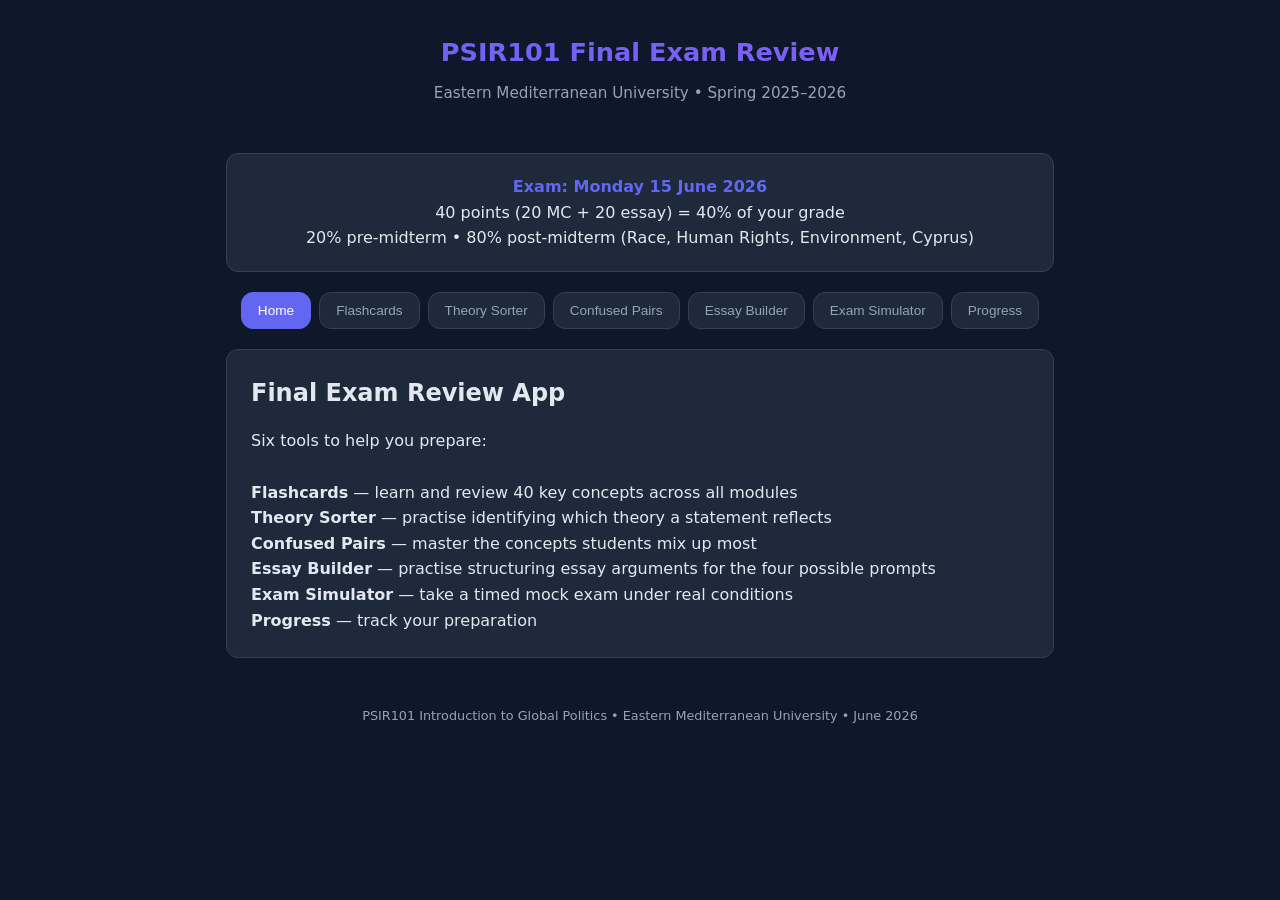
<file: final-study-guide.html>
<!DOCTYPE html>
<html lang="en">
<head>
<meta charset="UTF-8">
<meta name="viewport" content="width=device-width, initial-scale=1.0">
<title>PSIR101 Final Exam Review</title>
<style>
:root{
--bg:#0f172a;--card:#1e293b;--accent:#6366f1;--accent2:#8b5cf6;
--green:#22c55e;--red:#ef4444;--yellow:#eab308;--text:#e2e8f0;
--dim:#94a3b8;--radius:12px;--shadow:0 4px 24px rgba(0,0,0,.4);
}
*{margin:0;padding:0;box-sizing:border-box}
body{font-family:'Segoe UI',system-ui,sans-serif;background:var(--bg);color:var(--text);min-height:100vh;line-height:1.6}
.container{max-width:860px;margin:0 auto;padding:16px}
header{text-align:center;padding:32px 16px 16px}
header h1{font-size:1.6rem;background:linear-gradient(135deg,var(--accent),var(--accent2));-webkit-background-clip:text;-webkit-text-fill-color:transparent;background-clip:text}
header p{color:var(--dim);margin-top:8px;font-size:.95rem}
.exam-info{background:var(--card);border-radius:var(--radius);padding:20px;margin:16px 0;text-align:center;border:1px solid #334155}
.exam-info strong{color:var(--accent)}
nav{display:flex;flex-wrap:wrap;gap:8px;justify-content:center;margin:20px 0}
nav button{background:var(--card);color:var(--dim);border:1px solid #334155;padding:10px 16px;border-radius:var(--radius);cursor:pointer;font-size:.85rem;transition:.2s}
nav button:hover,nav button.active{background:var(--accent);color:#fff;border-color:var(--accent)}
.tab{display:none}
.tab.active{display:block}

/* Flashcards */
.fc-filters{display:flex;flex-wrap:wrap;gap:6px;margin-bottom:16px}
.fc-filters button{background:#334155;color:var(--dim);border:none;padding:6px 14px;border-radius:20px;cursor:pointer;font-size:.8rem}
.fc-filters button.active{background:var(--accent);color:#fff}
.flashcard{background:var(--card);border-radius:var(--radius);padding:32px 24px;min-height:200px;cursor:pointer;text-align:center;border:1px solid #334155;position:relative;margin-bottom:12px}
.flashcard .fc-module{position:absolute;top:12px;left:16px;font-size:.7rem;color:var(--accent);text-transform:uppercase;letter-spacing:1px}
.flashcard .fc-num{position:absolute;top:12px;right:16px;font-size:.7rem;color:var(--dim)}
.flashcard h3{font-size:1.2rem;margin-top:16px}
.flashcard .fc-def{margin-top:16px;color:var(--dim);display:none}
.flashcard.flipped .fc-def{display:block;color:var(--text)}
.flashcard .fc-hint{margin-top:12px;font-size:.8rem;color:var(--dim)}
.flashcard.flipped .fc-hint{display:none}
.fc-btns{display:flex;gap:10px;justify-content:center;margin:12px 0}
.fc-btns button{padding:10px 24px;border-radius:var(--radius);border:none;cursor:pointer;font-weight:600;font-size:.9rem}
.fc-btns .btn-again{background:var(--red);color:#fff}
.fc-btns .btn-got{background:var(--green);color:#fff}
.fc-counter{text-align:center;color:var(--dim);font-size:.9rem;margin-bottom:16px}

/* Theory Sorter */
.ts-card{background:var(--card);border-radius:var(--radius);padding:24px;margin-bottom:16px;border:1px solid #334155}
.ts-card blockquote{font-style:italic;color:var(--text);margin-bottom:16px;padding-left:16px;border-left:3px solid var(--accent)}
.ts-options{display:flex;flex-wrap:wrap;gap:8px}
.ts-options button{background:#334155;color:var(--text);border:none;padding:8px 16px;border-radius:8px;cursor:pointer;font-size:.85rem;transition:.2s}
.ts-options button:hover{background:#475569}
.ts-options button.correct{background:var(--green);color:#fff}
.ts-options button.wrong{background:var(--red);color:#fff}
.ts-feedback{margin-top:12px;padding:12px;border-radius:8px;display:none;font-size:.9rem}
.ts-feedback.show{display:block}

/* Confused Pairs */
.cp-card{background:var(--card);border-radius:var(--radius);padding:24px;margin-bottom:16px;border:1px solid #334155}
.cp-pair{display:grid;grid-template-columns:1fr 1fr;gap:16px;margin-bottom:16px}
.cp-item{background:#334155;border-radius:8px;padding:16px}
.cp-item h4{color:var(--accent);margin-bottom:8px}
.cp-question{background:#0f172a;padding:16px;border-radius:8px;margin-bottom:12px;font-style:italic}
.cp-opts button{display:block;width:100%;text-align:left;background:#334155;color:var(--text);border:none;padding:12px 16px;border-radius:8px;cursor:pointer;margin-bottom:8px;font-size:.9rem;transition:.2s}
.cp-opts button:hover{background:#475569}
.cp-opts button.correct{background:var(--green);color:#fff}
.cp-opts button.wrong{background:var(--red);color:#fff}
.cp-explain{margin-top:12px;padding:12px;background:#1a1a2e;border-radius:8px;display:none;font-size:.9rem;color:var(--dim)}
.cp-explain.show{display:block;color:var(--text)}

/* Essay Builder */
.eb-card{background:var(--card);border-radius:var(--radius);padding:24px;margin-bottom:16px;border:1px solid #334155}
.eb-card h3{color:var(--accent);margin-bottom:8px}
.eb-card .prompt{font-style:italic;margin-bottom:16px;color:var(--dim)}
.eb-card textarea{width:100%;background:#0f172a;color:var(--text);border:1px solid #334155;border-radius:8px;padding:12px;font-size:.9rem;resize:vertical;min-height:60px;margin-bottom:8px;font-family:inherit}
.eb-card .reveal-btn{background:var(--accent);color:#fff;border:none;padding:10px 20px;border-radius:8px;cursor:pointer;font-size:.9rem;margin-top:8px}
.eb-model{background:#0f172a;border-radius:8px;padding:16px;margin-top:12px;display:none;font-size:.9rem;line-height:1.7}
.eb-model.show{display:block}
.eb-model strong{color:var(--accent)}

/* Exam Simulator */
.sim-intro{text-align:center;padding:32px}
.sim-intro button{background:var(--accent);color:#fff;border:none;padding:14px 32px;border-radius:var(--radius);cursor:pointer;font-size:1rem;margin:8px}
.sim-intro button.secondary{background:#334155}
.sim-timer{text-align:center;font-size:1.4rem;color:var(--yellow);margin:16px 0;font-variant-numeric:tabular-nums}
.sim-q{background:var(--card);border-radius:var(--radius);padding:24px;margin-bottom:12px;border:1px solid #334155}
.sim-q h4{margin-bottom:12px}
.sim-q label{display:block;background:#334155;padding:12px 16px;border-radius:8px;margin-bottom:6px;cursor:pointer;transition:.2s;font-size:.9rem}
.sim-q label:hover{background:#475569}
.sim-q input{margin-right:10px}
.sim-submit{display:block;margin:20px auto;background:var(--green);color:#fff;border:none;padding:14px 40px;border-radius:var(--radius);cursor:pointer;font-size:1rem}
.sim-results{background:var(--card);border-radius:var(--radius);padding:24px;text-align:center;border:1px solid #334155}
.sim-results h2{color:var(--green);margin-bottom:8px}
.sim-review{text-align:left;margin-top:16px}
.sim-review .rev-q{padding:12px;border-bottom:1px solid #334155}
.rev-q.rev-correct{border-left:3px solid var(--green)}
.rev-q.rev-wrong{border-left:3px solid var(--red)}

/* Progress */
.prog-card{background:var(--card);border-radius:var(--radius);padding:24px;margin-bottom:16px;border:1px solid #334155;text-align:center}
.prog-card h3{color:var(--accent);margin-bottom:8px}
.prog-bar{background:#334155;border-radius:20px;height:20px;overflow:hidden;margin:12px 0}
.prog-fill{background:linear-gradient(90deg,var(--accent),var(--green));height:100%;border-radius:20px;transition:width .5s}
.ready-btn{background:var(--accent);color:#fff;border:none;padding:12px 28px;border-radius:var(--radius);cursor:pointer;font-size:1rem;margin-top:16px}

footer{text-align:center;padding:32px 16px;color:var(--dim);font-size:.8rem}
@media(max-width:600px){
.cp-pair{grid-template-columns:1fr}
nav button{font-size:.75rem;padding:8px 12px}
header h1{font-size:1.3rem}
}
</style>
</head>
<body>

<header>
<h1>PSIR101 Final Exam Review</h1>
<p>Eastern Mediterranean University &bull; Spring 2025&ndash;2026</p>
</header>

<div class="container">

<div class="exam-info">
<strong>Exam: Monday 15 June 2026</strong><br>
40 points (20 MC + 20 essay) = 40% of your grade<br>
20% pre-midterm &bull; 80% post-midterm (Race, Human Rights, Environment, Cyprus)
</div>

<nav id="mainNav">
<button class="active" data-tab="home">Home</button>
<button data-tab="flashcards">Flashcards</button>
<button data-tab="sorter">Theory Sorter</button>
<button data-tab="pairs">Confused Pairs</button>
<button data-tab="essay">Essay Builder</button>
<button data-tab="simulator">Exam Simulator</button>
<button data-tab="progress">Progress</button>
</nav>

<!-- ========== HOME ========== -->
<div class="tab active" id="home">
<div style="background:var(--card);border-radius:var(--radius);padding:24px;border:1px solid #334155">
<h2 style="margin-bottom:16px">Final Exam Review App</h2>
<p>Six tools to help you prepare:</p><br>
<p><strong>Flashcards</strong> &mdash; learn and review 40 key concepts across all modules</p>
<p><strong>Theory Sorter</strong> &mdash; practise identifying which theory a statement reflects</p>
<p><strong>Confused Pairs</strong> &mdash; master the concepts students mix up most</p>
<p><strong>Essay Builder</strong> &mdash; practise structuring essay arguments for the four possible prompts</p>
<p><strong>Exam Simulator</strong> &mdash; take a timed mock exam under real conditions</p>
<p><strong>Progress</strong> &mdash; track your preparation</p>
</div>
</div>

<!-- ========== FLASHCARDS ========== -->
<div class="tab" id="flashcards">
<div class="fc-filters" id="fcFilters">
<button class="active" data-filter="all">All</button>
<button data-filter="pre">Pre-Midterm</button>
<button data-filter="race">Race</button>
<button data-filter="hr">Human Rights</button>
<button data-filter="env">Environment</button>
<button data-filter="cyp">Cyprus</button>
</div>
<div class="fc-counter" id="fcCounter">0 of 40 concepts mastered</div>
<div id="fcCard"></div>
<div class="fc-btns" id="fcBtns" style="display:none">
<button class="btn-again" id="fcAgain">Review again</button>
<button class="btn-got" id="fcGot">Got it</button>
</div>
</div>

<!-- ========== THEORY SORTER ========== -->
<div class="tab" id="sorter">
<p style="color:var(--dim);margin-bottom:16px">Read each statement and pick the theory it best reflects. This skill is essential for both the MCQs and the essay.</p>
<div id="tsCards"></div>
<div class="fc-counter" id="tsCounter">0 of 12 correct</div>
</div>

<!-- ========== CONFUSED PAIRS ========== -->
<div class="tab" id="pairs">
<p style="color:var(--dim);margin-bottom:16px">These are the concepts students mix up most on exams. Study both definitions, then answer the scenario question.</p>
<div id="cpCards"></div>
</div>

<!-- ========== ESSAY BUILDER ========== -->
<div class="tab" id="essay">
<p style="color:var(--dim);margin-bottom:16px">Pick an essay topic, write your own outline, then reveal the model to compare. Remember: <strong>PEEL</strong> for each paragraph.</p>
<div id="ebCards"></div>
</div>

<!-- ========== EXAM SIMULATOR ========== -->
<div class="tab" id="simulator">
<div class="sim-intro" id="simIntro">
<h2>Exam Simulator</h2>
<p style="color:var(--dim);margin:12px 0">Format mirrors your actual final: 20 MCQs + 1 essay prompt selection. Questions drawn randomly from a bank of 60+ so every attempt is different.</p>
<button id="simFull">Start Full Mock (90 min)</button>
<button class="secondary" id="simMC">MC Only (no timer)</button>
</div>
<div id="simArea" style="display:none">
<div class="sim-timer" id="simTimer">90:00</div>
<div id="simQuestions"></div>
<button class="sim-submit" id="simSubmit">Submit Exam</button>
</div>
<div id="simResults" style="display:none"></div>
</div>

<!-- ========== PROGRESS ========== -->
<div class="tab" id="progress">
<div class="prog-card">
<h3>Flashcards Mastered</h3>
<div class="prog-bar"><div class="prog-fill" id="progFC" style="width:0%"></div></div>
<span id="progFCText">0 / 40</span>
</div>
<div class="prog-card">
<h3>Theory Sorter</h3>
<div class="prog-bar"><div class="prog-fill" id="progTS" style="width:0%"></div></div>
<span id="progTSText">0 / 12</span>
</div>
<div class="prog-card">
<h3>Confused Pairs</h3>
<div class="prog-bar"><div class="prog-fill" id="progCP" style="width:0%"></div></div>
<span id="progCPText">0 / 8</span>
</div>
<div class="prog-card">
<h3>Mock Exams Taken</h3>
<span id="progSim">0</span>
</div>
<div class="prog-card">
<h3>Best Mock Score</h3>
<span id="progBest">— / 20</span>
</div>
<button class="ready-btn" id="readyBtn">Am I Ready?</button>
<div id="readyMsg" style="margin-top:16px;text-align:center;color:var(--dim)"></div>
</div>

</div>

<footer>PSIR101 Introduction to Global Politics &bull; Eastern Mediterranean University &bull; June 2026</footer>

<script>
/* ===== TAB NAVIGATION ===== */
const tabs=document.querySelectorAll('.tab'),navBtns=document.querySelectorAll('nav button');
navBtns.forEach(b=>b.addEventListener('click',()=>{
navBtns.forEach(x=>x.classList.remove('active'));b.classList.add('active');
tabs.forEach(t=>t.classList.remove('active'));document.getElementById(b.dataset.tab).classList.add('active');
}));

/* ===== FLASHCARD DATA ===== */
const fcData=[
{t:"Anarchy",d:"No central authority above sovereign states. Not chaos — just no world government. The starting point of all major IR theories.",m:"pre"},
{t:"Security Dilemma",d:"One state's efforts to increase its own security (e.g., building weapons) make other states feel less secure, triggering an arms race.",m:"pre"},
{t:"Relative vs. Absolute Gains",d:"Realists focus on relative gains (how your benefit compares to others'). Liberals focus on absolute gains (total benefit for all).",m:"pre"},
{t:"Supranationalism",d:"An international body can make binding decisions on member states even without unanimous agreement. Strongest example: the EU.",m:"pre"},
{t:"Intergovernmentalism",d:"States retain control; decisions require consensus. No authority above the state can impose decisions. Most IOs work this way.",m:"pre"},
{t:"Democratic Peace Theory",d:"Liberal theory: democracies rarely go to war with each other because of shared norms and institutional constraints.",m:"pre"},
{t:"Deterritorialization",d:"Activities and connections that increasingly transcend territorial boundaries. A key concept in globalization studies.",m:"pre"},
{t:"Peacekeeping vs. Peacebuilding",d:"Peacekeeping: monitoring ceasefires (consent, impartiality, minimum force). Peacebuilding: rebuilding institutions, elections, reconciliation — broader, post-Cold War shift.",m:"pre"},
{t:"Racial Hierarchy",d:"A system positioning certain racial groups as superior, shaping global power relations. Underpinned European colonialism and still influences international structures.",m:"race"},
{t:"Civilizing Mission",d:"Colonial ideology: Europeans justified domination of non-European peoples by claiming to bring civilization, Christianity, and progress to 'backward' races.",m:"race"},
{t:"Postcolonial Critique",d:"IR was built on Western/Eurocentric experiences. Mainstream theories treat the state system as natural, ignoring how it was imposed through colonialism.",m:"race"},
{t:"Apartheid",d:"Institutionalized racial segregation in South Africa (1948–1994). Challenged through international sanctions, activism, and norm change — shows race as an IR issue.",m:"race"},
{t:"Decolonization",d:"Process through which colonized peoples gained independence, mainly 1945–1970s. Postcolonial scholars argue structural inequalities persist beyond formal independence.",m:"race"},
{t:"Race as Social Construct",d:"Race is not a biological fact but a category created through social, political, and legal practices. Its meaning changes across time and place.",m:"race"},
{t:"Eurocentrism in IR",d:"The discipline of IR centres European/Western experiences as universal, marginalizing perspectives from the Global South and formerly colonized peoples.",m:"race"},
{t:"Three Generations of HR (Vasak)",d:"1st: civil & political rights (freedom from). 2nd: economic, social & cultural rights (freedom to). 3rd: solidarity/collective rights (development, peace, environment).",m:"hr"},
{t:"UDHR (1948)",d:"Universal Declaration of Human Rights. First comprehensive international statement of fundamental rights. NOT legally binding — a declaration, not a treaty.",m:"hr"},
{t:"ICCPR & ICESCR",d:"Two binding covenants flowing from UDHR. ICCPR: civil & political rights. ICESCR: economic, social & cultural rights. Together with UDHR = International Bill of Rights.",m:"hr"},
{t:"Universalism",d:"Human rights apply equally to all people everywhere, regardless of culture, religion, or political system.",m:"hr"},
{t:"Cultural Relativism",d:"Human rights standards may reflect Western values and should not be imposed on other cultures. Does NOT mean 'anything goes.'",m:"hr"},
{t:"Responsibility to Protect (R2P)",d:"2005 World Summit. Three pillars: state responsibility, international assistance, collective action via UNSC if state manifestly fails. Covers genocide, war crimes, ethnic cleansing, crimes against humanity.",m:"hr"},
{t:"Natural Rights vs. Positive Rights",d:"Natural/negative rights: freedom FROM interference (speech, religion). Positive rights: entitlement TO something (education, healthcare). Maps onto 1st vs. 2nd generation.",m:"hr"},
{t:"Tragedy of the Commons",d:"Shared resources (atmosphere, oceans) are overexploited when individuals pursue self-interest without collective regulation. Foundational for environmental politics.",m:"env"},
{t:"Global Commons",d:"Resources belonging to no single state: atmosphere, high seas, outer space, Antarctica. Governance requires international cooperation.",m:"env"},
{t:"CBDR",d:"Common But Differentiated Responsibilities. All states share responsibility for environmental problems, but developed countries bear greater burden due to historical emissions and capacity.",m:"env"},
{t:"Sustainable Development",d:"Brundtland (1987): development that meets present needs without compromising future generations' ability to meet theirs.",m:"env"},
{t:"Paris Agreement (2015)",d:"First universal climate agreement. Nationally determined contributions (NDCs). Bottom-up, pledge-and-review. Aim: limit warming well below 2°C, pursuing 1.5°C.",m:"env"},
{t:"Kyoto Protocol (1997)",d:"First binding emission targets — but only for developed countries. Developing countries exempt. US never ratified. Top-down approach.",m:"env"},
{t:"Montreal Protocol (1987)",d:"Phased out ozone-depleting substances. Often cited as the most successful international environmental agreement.",m:"env"},
{t:"UNFCCC",d:"UN Framework Convention on Climate Change (1992 Rio). Umbrella treaty under which Kyoto and Paris were negotiated.",m:"env"},
{t:"Annan Plan (2004)",d:"UN proposal: United Cyprus Republic — bi-zonal, bi-communal federation. TC voted yes (~65%), GC voted no (~76%). Plan became null and void.",m:"cyp"},
{t:"UNFICYP",d:"UN peacekeeping force in Cyprus since 1964. Monitors the Green Line buffer zone. One of the longest-running UN missions.",m:"cyp"},
{t:"Crans-Montana (2017)",d:"Last serious attempt at federal settlement between Anastasiades (GC) and Akıncı (TC). Collapsed over Turkey's security guarantees and military presence.",m:"cyp"},
{t:"Two-State Solution (Cyprus)",d:"Post-2020 position of Turkey and Tatar: sovereign equality of two states. Rejected by GC side, UN, and international community, who support bi-zonal federation.",m:"cyp"},
{t:"Eastern Med Gas Disputes",d:"Gas discoveries reinforced sovereignty disputes rather than creating cooperation. Turkey drills in contested waters; EastMed Forum excludes Turkey.",m:"cyp"},
{t:"Balance of Threat (Walt / Direkli)",d:"GC perceive Turkey as a threat (military power, proximity, intent). Drove GC strategy of balancing through EU membership rather than accepting power-sharing.",m:"cyp"},
{t:"Enosis & 1974 Intervention",d:"1974 Greek junta-backed coup aimed for union with Greece (Enosis). Turkey intervened militarily. Island divided ever since.",m:"cyp"},
{t:"TRNC",d:"Turkish Republic of Northern Cyprus, declared 1983. Recognized only by Turkey. UNSC Resolution 550 declared it legally invalid.",m:"cyp"},
];

let fcMastered=new Set(),fcCurrent=0,fcFiltered=[...fcData];
const fcCard=document.getElementById('fcCard'),fcBtns=document.getElementById('fcBtns'),fcCounter=document.getElementById('fcCounter');

function renderFC(){
if(fcFiltered.length===0){fcCard.innerHTML='<div class="flashcard"><h3>No cards in this category</h3></div>';fcBtns.style.display='none';return;}
if(fcCurrent>=fcFiltered.length)fcCurrent=0;
const c=fcFiltered[fcCurrent];
fcCard.innerHTML=`<div class="flashcard" id="fcFlip"><span class="fc-module">${c.m==='pre'?'Pre-Midterm':c.m==='race'?'Race':c.m==='hr'?'Human Rights':c.m==='env'?'Environment':'Cyprus'}</span><span class="fc-num">${fcCurrent+1} of ${fcFiltered.length}</span><h3>${c.t}</h3><div class="fc-def">${c.d}</div><div class="fc-hint">Tap to reveal definition</div></div>`;
document.getElementById('fcFlip').addEventListener('click',function(){this.classList.toggle('flipped');fcBtns.style.display='flex';});
fcBtns.style.display='none';
fcCounter.textContent=`${fcMastered.size} of ${fcData.length} concepts mastered`;
}

document.getElementById('fcAgain').addEventListener('click',()=>{fcCurrent++;renderFC();});
document.getElementById('fcGot').addEventListener('click',()=>{fcMastered.add(fcFiltered[fcCurrent].t);fcCurrent++;renderFC();updateProgress();});
document.getElementById('fcFilters').addEventListener('click',e=>{
if(e.target.tagName!=='BUTTON')return;
document.querySelectorAll('#fcFilters button').forEach(b=>b.classList.remove('active'));e.target.classList.add('active');
const f=e.target.dataset.filter;
fcFiltered=f==='all'?[...fcData]:fcData.filter(c=>c.m===f);fcCurrent=0;renderFC();
});
renderFC();

/* ===== THEORY SORTER ===== */
const tsData=[
{q:"International law only matters when powerful states decide to follow it.",a:"Realism",e:"Realists see law as secondary to power."},
{q:"The meaning of 'human rights' has changed because states collectively redefined what counts as a right.",a:"Constructivism",e:"Norms and shared ideas evolve through social interaction."},
{q:"Global capitalism systematically transfers wealth from the Global South to the Global North.",a:"Marxism",e:"Core-periphery exploitation is central to Marxist IR."},
{q:"The Paris Agreement works because it reduces uncertainty and provides a framework for repeated cooperation.",a:"Liberalism",e:"Institutions facilitate cooperation — classic liberal institutionalism."},
{q:"Environmental treaties only hold when they do not threaten a great power's economic competitiveness.",a:"Realism",e:"National interest overrides collective commitments in the realist view."},
{q:"Colonial racial hierarchies didn't just shape history — they continue to structure who gets a voice in international institutions today.",a:"Postcolonialism",e:"Postcolonial theory examines how colonial legacies persist in global structures."},
{q:"The concept of 'sovereignty' was imposed on colonized peoples through violence, not through consent.",a:"Postcolonialism",e:"Postcolonialism challenges the naturalness of the Westphalian state system."},
{q:"The ozone regime succeeded because scientific consensus reshaped states' understanding of their interests.",a:"Constructivism",e:"Ideas and knowledge change what states want — constructivist logic."},
{q:"States will never truly cooperate on climate change because they are too worried about others free-riding.",a:"Realism",e:"Collective action failure driven by self-interest and relative gains."},
{q:"Gender is not just a women's issue — it structures how we think about war, security, and power.",a:"Feminism",e:"Feminist IR reveals gendered assumptions in mainstream theories."},
{q:"Turkey's military intervention in Cyprus in 1974 was driven by perceived threats to Turkish Cypriots and Turkey's strategic interests.",a:"Realism",e:"Balance of threat and security-driven state behaviour."},
{q:"The development of an international human rights regime shows that states can internalize new norms over time.",a:"Constructivism",e:"Norm diffusion and socialization — states change their behaviour as norms spread."},
];
let tsCorrect=0;
const tsCards=document.getElementById('tsCards'),tsCounter=document.getElementById('tsCounter');
const theories=["Realism","Liberalism","Constructivism","Marxism","Feminism","Postcolonialism"];
tsData.forEach((item,i)=>{
const div=document.createElement('div');div.className='ts-card';
div.innerHTML=`<blockquote>"${item.q}"</blockquote><div class="ts-options">${theories.map(t=>`<button data-t="${t}">${t}</button>`).join('')}</div><div class="ts-feedback" id="tsFB${i}"></div>`;
div.querySelectorAll('.ts-options button').forEach(btn=>{
btn.addEventListener('click',function(){
if(div.querySelector('.correct')||div.querySelector('.wrong'))return;
const fb=document.getElementById(`tsFB${i}`);
if(this.dataset.t===item.a){this.classList.add('correct');fb.innerHTML=`✓ Correct! ${item.e}`;fb.style.background='#14532d';tsCorrect++;tsCounter.textContent=`${tsCorrect} of ${tsData.length} correct`;updateProgress();}
else{this.classList.add('wrong');div.querySelector(`button[data-t="${item.a}"]`).classList.add('correct');fb.innerHTML=`✗ The answer is <strong>${item.a}</strong>. ${item.e}`;fb.style.background='#7f1d1d';}
fb.classList.add('show');
});
});
tsCards.appendChild(div);
});

/* ===== CONFUSED PAIRS ===== */
const cpData=[
{a:{t:"Universalism",d:"Human rights apply equally to all people everywhere, regardless of cultural context."},b:{t:"Cultural Relativism",d:"Human rights standards may reflect Western values and should be adapted to local cultural contexts. Not 'anything goes.'"},q:"A government argues that Western freedom-of-press norms should not apply to its society because its cultural values prioritize social harmony over individual expression. Which position is this?",opts:["Universalism — they are defending universal standards","Cultural relativism — they are arguing rights should reflect local cultural values"],correct:1,exp:"This is the cultural relativist position. They are not rejecting rights entirely — they are arguing that implementation should reflect local values. A universalist would counter that freedom of expression is a fundamental right regardless of cultural context."},
{a:{t:"Kyoto Protocol (1997)",d:"Top-down, binding targets for developed countries only. Developing countries exempt. US never ratified."},b:{t:"Paris Agreement (2015)",d:"Bottom-up, universal. ALL countries submit nationally determined contributions. Pledge-and-review, not binding targets with enforcement."},q:"A student writes: 'The Paris Agreement finally imposed mandatory emission cuts on all countries.' What's wrong with this statement?",opts:["Nothing — it is accurate","The Paris Agreement relies on voluntary nationally determined contributions, not mandatory cuts with enforcement"],correct:1,exp:"The Paris Agreement is bottom-up: countries set their own targets (NDCs) and are subject to transparency and review, but there is no enforcement mechanism for non-compliance. This is fundamentally different from Kyoto's top-down approach."},
{a:{t:"Bi-zonal, Bi-communal Federation",d:"The established UN framework for Cyprus: one state with two constituent zones, shared central government, political equality for both communities."},b:{t:"Two-State Solution (Cyprus)",d:"Turkey/Tatar position since 2020: two separate sovereign states with equal international status. Rejected by UN and international community."},q:"A news headline reads: 'Turkish Cypriot leader proposes sovereign equality between two states on the island.' Which framework is this?",opts:["Bi-zonal, bi-communal federation — it mentions equality","Two-state solution — it calls for two separate sovereign states, not a shared federation"],correct:1,exp:"'Sovereign equality between two states' is the language of the two-state solution. The federation model envisions one united state with two constituent parts — not two sovereign states."},
{a:{t:"First Generation Rights",d:"Civil and political rights: life, liberty, free speech, fair trial, vote. Negative rights — freedom FROM state interference."},b:{t:"Second Generation Rights",d:"Economic, social, and cultural rights: education, healthcare, housing, work. Positive rights — entitlements TO something from the state."},q:"A country guarantees free elections and freedom of speech but provides no public healthcare or education. Which generation of rights is it protecting?",opts:["First generation — civil and political rights are in place","Second generation — the country is providing basic services"],correct:0,exp:"Free elections and free speech are first-generation (civil/political) rights. The absence of public healthcare and education indicates a gap in second-generation (economic/social) rights."},
{a:{t:"Tragedy of the Commons",d:"Shared resources are overexploited when individuals pursue self-interest without collective regulation."},b:{t:"CBDR",d:"Common But Differentiated Responsibilities: all states share environmental responsibility, but developed states bear more due to historical emissions."},q:"Developing countries argue at COP that rich nations caused most of the pollution and should therefore cut emissions more. Which principle are they invoking?",opts:["Tragedy of the commons — the atmosphere is a shared resource","CBDR — developed countries bear greater responsibility due to historical emissions"],correct:1,exp:"CBDR is about differentiated burden-sharing based on historical responsibility and capacity. The tragedy of the commons explains WHY the atmosphere is at risk; CBDR addresses WHO should bear more of the cost."},
{a:{t:"Postcolonialism",d:"Critiques IR's Eurocentric foundations. Argues colonial legacies persist in international institutions, norms, and power structures."},b:{t:"Constructivism",d:"Ideas, norms, and identities shape state behaviour. Interests are socially constructed, not fixed."},q:"A scholar argues that the concept of 'sovereignty' was imposed on non-European peoples through colonialism and continues to serve Western interests. Is this constructivism or postcolonialism?",opts:["Constructivism — it is about how ideas like sovereignty are constructed","Postcolonialism — it specifically critiques the colonial origins and power dynamics behind the concept"],correct:1,exp:"While both approaches deal with ideas and norms, the key distinction is the focus on COLONIAL POWER. Postcolonialism specifically examines how concepts like sovereignty were tools of domination. A constructivist might say sovereignty is socially constructed; a postcolonial scholar adds that it was constructed through violence and exploitation."},
{a:{t:"R2P (Responsibility to Protect)",d:"International community acts via UNSC when a state fails to protect its population from mass atrocities (genocide, war crimes, ethnic cleansing, crimes against humanity)."},b:{t:"Humanitarian Intervention",d:"Military intervention in another state on humanitarian grounds. More controversial — can be unilateral or without UNSC authorization."},q:"NATO intervened in Kosovo in 1999 without UN Security Council authorization. Was this an example of R2P?",opts:["Yes — NATO was protecting civilians from mass atrocities","No — R2P was not formalized until 2005 and requires action through the UNSC; this was a unilateral humanitarian intervention"],correct:1,exp:"R2P was endorsed at the 2005 World Summit — six years after Kosovo. More importantly, R2P specifically channels action through the UNSC. NATO's Kosovo intervention was unilateral (no UNSC authorization due to Russian veto) and is better described as humanitarian intervention."},
{a:{t:"Annan Plan",d:"2004 UN proposal: United Cyprus Republic — bi-zonal, bi-communal federation. Rejected by Greek Cypriots (76% no), accepted by Turkish Cypriots (65% yes)."},b:{t:"Crans-Montana (2017)",d:"Last serious attempt at a federal solution. Talks between Anastasiades and Akıncı collapsed over security guarantees and Turkey's military presence."},q:"A student confuses the two and writes: 'The Crans-Montana plan was put to a referendum.' What would you correct?",opts:["Nothing — Crans-Montana did go to a referendum","Crans-Montana was a negotiation that collapsed before reaching a plan — only the Annan Plan was put to a referendum"],correct:1,exp:"The Annan Plan (2004) is the only Cyprus settlement plan that reached the referendum stage. Crans-Montana (2017) collapsed during negotiations — no plan was finalized, and no referendum took place."},
];
const cpCards=document.getElementById('cpCards');
let cpCorrect=0;
cpData.forEach((p,i)=>{
const div=document.createElement('div');div.className='cp-card';
div.innerHTML=`<div class="cp-pair"><div class="cp-item"><h4>${p.a.t}</h4><p>${p.a.d}</p></div><div class="cp-item"><h4>${p.b.t}</h4><p>${p.b.d}</p></div></div><div class="cp-question">${p.q}</div><div class="cp-opts">${p.opts.map((o,j)=>`<button data-idx="${j}">${o}</button>`).join('')}</div><div class="cp-explain" id="cpExp${i}">${p.exp}</div>`;
div.querySelectorAll('.cp-opts button').forEach(btn=>{
btn.addEventListener('click',function(){
if(div.querySelector('.correct')||div.querySelector('.wrong'))return;
const idx=parseInt(this.dataset.idx);
if(idx===p.correct){this.classList.add('correct');cpCorrect++;updateProgress();}
else{this.classList.add('wrong');div.querySelector(`button[data-idx="${p.correct}"]`).classList.add('correct');}
document.getElementById(`cpExp${i}`).classList.add('show');
});
});
cpCards.appendChild(div);
});

/* ===== ESSAY BUILDER ===== */
const ebData=[
{title:"Human Rights: Universal or Culturally Relative?",prompt:'"Critically evaluate the claim that human rights are universal. Discuss the tension between universalism and cultural relativism, reference the three generations of human rights, and use at least one real-world example."',model:`<strong>Thesis:</strong> "Human rights aspire to universality, but their implementation is complicated by legitimate cultural differences — the key is finding common ground without imposing a single model."<br><br><strong>Para 1 — Universalism:</strong> The UDHR (1948) was intended to apply to all people. The three generations framework (Vasak) shows the expanding scope: civil/political → economic/social → solidarity rights. Liberal perspective: these are inherent to human dignity.<br><br><strong>Para 2 — Cultural Relativism:</strong> Critics argue the UDHR reflects Western liberal values. "Asian values" debate (1990s): Singapore and Malaysia argued that collective harmony and economic development should take priority over individual freedoms. Does not mean rejecting rights entirely — argues for adaptation.<br><br><strong>Para 3 — Real-world example:</strong> The debate over women's rights in different cultural contexts. CEDAW has near-universal ratification but many reservations on religious/cultural grounds. Shows tension in practice.<br><br><strong>Conclusion:</strong> Core rights (freedom from torture, genocide) may be truly universal; the challenge is implementation across different political and cultural systems. Neither pure universalism nor extreme relativism is satisfactory.`},
{title:"Climate Change and International Cooperation",prompt:'"To what extent have international efforts to address climate change been successful? Discuss with reference to at least two major agreements and apply relevant IR theoretical perspectives."',model:`<strong>Thesis:</strong> "International climate efforts have achieved partial successes but remain insufficient, as the tension between national interests and collective action continues to limit ambition."<br><br><strong>Para 1 — Liberal institutionalist view:</strong> Kyoto (1997) and Paris (2015) show institutions facilitating cooperation. Paris got near-universal participation through bottom-up NDCs. Montreal Protocol proves environmental regimes CAN work. Institutions reduce uncertainty and provide monitoring.<br><br><strong>Para 2 — Realist critique:</strong> States free-ride and defect when costs are high. US withdrew from Paris under Trump (2017), rejoined under Biden, uncertain again. CBDR debates show states prioritize relative economic position. No enforcement mechanism.<br><br><strong>Para 3 — Structural tensions:</strong> Tragedy of the commons: atmosphere is a shared resource with no owner. North-South divide: developing countries argue for CBDR; developed countries push for universal action. COP processes show incremental progress but insufficient speed.<br><br><strong>Conclusion:</strong> Paris Agreement was a breakthrough in participation but its bottom-up design may be too weak. Success depends on whether institutions can build enough trust and transparency to overcome the collective action problem.`},
{title:"Cyprus as an Internationalized Ethnic Conflict",prompt:'"Analyse the Cyprus conflict as an example of an internationalized ethnic conflict. Explain the roles of key actors, discuss the shift from federation to two-state framework, and evaluate prospects for resolution."',model:`<strong>Thesis:</strong> "The Cyprus conflict illustrates how an ethnic dispute becomes internationalized through external powers, regional dynamics, and institutional involvement, making resolution increasingly difficult."<br><br><strong>Para 1 — Key actors and history:</strong> Two communities (GC and TC), three guarantor powers (UK, Turkey, Greece), the UN (UNFICYP since 1964, mediation), the EU (GC accession 2004). 1974 Turkish intervention after Greek junta coup. Island divided; TRNC declared 1983, recognized only by Turkey.<br><br><strong>Para 2 — From federation to two-state:</strong> Annan Plan (2004): bi-zonal, bi-communal federation — TC yes (65%), GC no (76%). GC rejected power-sharing; EU membership reduced incentive to compromise. Crans-Montana (2017) collapsed over security guarantees. Post-2020: Tatar and Turkey advocate two-state solution; UN/international community still supports federation.<br><br><strong>Para 3 — Complicating factors:</strong> Eastern Med gas disputes added resource dimension to sovereignty claims. Turkey's increasing grip on north. Domestic politics on both sides favour status quo. Theoretical lens: balance of threat (Walt/Direkli) — GC see Turkey as threat, drove EU balancing strategy.<br><br><strong>Conclusion:</strong> Prospects for resolution are dim. The shift from federation to two-state framing has hardened positions. Without a change in the underlying balance of threat perceptions and genuine willingness to share power, the status quo will likely persist.`},
{title:"Race in the Theory and Practice of IR",prompt:'"How has race shaped the theory and practice of international relations? Discuss racial hierarchies, colonialism, and the discipline of IR itself, with at least two specific examples."',model:`<strong>Thesis:</strong> "Race has been a foundational but often invisible force in international relations, shaping colonial empires, global institutions, and the very theories we use to study world politics."<br><br><strong>Para 1 — Race and colonialism:</strong> European colonial expansion was justified through racial hierarchy and the "civilizing mission." Non-European peoples were classified as inferior, justifying domination. Example: the Berlin Conference (1884–85) partitioned Africa without African representation, based on assumptions of European racial superiority.<br><br><strong>Para 2 — Race and global governance:</strong> Apartheid South Africa (1948–1994) institutionalized racial hierarchy at the state level. International response (sanctions, divestment, activism) showed how race became an IR issue. But structural racial inequality persists in global institutions — e.g., representation on the UNSC, leadership of the IMF/World Bank.<br><br><strong>Para 3 — Race and IR theory:</strong> Postcolonial critique: mainstream IR (realism, liberalism) was built in the context of empire and naturalizes the Western state system. The discipline largely ignored race until recently. Decolonization created dozens of new states but did not eliminate economic dependence or cultural hierarchies.<br><br><strong>Conclusion:</strong> Race is not a marginal issue in IR — it is woven into the foundations of the modern international system. Acknowledging this is essential for understanding both historical and contemporary global politics.`}
];
const ebCards=document.getElementById('ebCards');
ebData.forEach((e,i)=>{
const div=document.createElement('div');div.className='eb-card';
div.innerHTML=`<h3>${e.title}</h3><p class="prompt">${e.prompt}</p>
<textarea placeholder="1. Your thesis (one sentence)"></textarea>
<textarea placeholder="2. First theoretical perspective / argument"></textarea>
<textarea placeholder="3. Second theoretical perspective / argument"></textarea>
<textarea placeholder="4. Real-world example(s)"></textarea>
<textarea placeholder="5. Conclusion"></textarea>
<button class="reveal-btn" id="ebReveal${i}">Reveal Model Outline</button>
<div class="eb-model" id="ebModel${i}">${e.model}</div>`;
div.querySelector(`#ebReveal${i}`).addEventListener('click',()=>{document.getElementById(`ebModel${i}`).classList.toggle('show');});
ebCards.appendChild(div);
});

/* ===== EXAM SIMULATOR QUESTION BANK ===== */
const qBank=[
// Pre-midterm (12 questions in bank, 4 drawn)
{q:"The concept of 'anarchy' in IR refers to:",opts:["Chaos and constant warfare","The absence of a central authority above sovereign states","Rule by international organizations","The dominance of one superpower","Armed conflict between non-state actors"],ans:1,mod:"Pre-Midterm"},
{q:"According to liberal institutionalism, IOs help states cooperate primarily by:",opts:["Replacing sovereignty with global governance","Imposing sanctions automatically","Eliminating anarchy","Reducing transaction costs and providing information","Ensuring military balance"],ans:3,mod:"Pre-Midterm"},
{q:"Which UN organ issues legally binding resolutions on peace and security?",opts:["General Assembly","ICJ","Economic and Social Council","Secretariat","Security Council"],ans:4,mod:"Pre-Midterm"},
{q:"Intersectionality in feminist IR means:",opts:["IOs coordinate across sectors","Gender intersects with race, class and other identities","Military alliances overlap with trade","Feminism is only domestic","Women's experiences are uniform"],ans:1,mod:"Pre-Midterm"},
{q:"A constructivist would most likely study:",opts:["Military balance of power","How norms and identities shape state behaviour","Free trade's effect on GDP","Rates of foreign direct investment","Core-periphery trade flows"],ans:1,mod:"Pre-Midterm"},
{q:"The security dilemma refers to:",opts:["States cooperating against common threats","IO enforcement failures","One state's security efforts making others less secure","Non-state actors undermining sovereignty","Great powers creating instability"],ans:2,mod:"Pre-Midterm"},
{q:"Realists focus on relative gains because:",opts:["Total benefit matters most","They believe cooperation is always successful","How your gains compare to rivals affects the balance of power","Institutions eliminate competition","Absolute wealth determines security"],ans:2,mod:"Pre-Midterm"},
{q:"Deterritorialization means:",opts:["Factory relocation","Border redrawing after war","Growing significance of activities transcending territorial boundaries","Collapse of failed states","Expansion of territorial waters"],ans:2,mod:"Pre-Midterm"},
{q:"The key difference between supranationalism and intergovernmentalism is:",opts:["Supranational bodies can bind states without unanimity; intergovernmental bodies require consensus","They are the same thing","Supranationalism only applies to trade","Intergovernmentalism means states have no role","Supranationalism was abolished after WWII"],ans:0,mod:"Pre-Midterm"},
{q:"The Brahimi Report (2000) recommended:",opts:["Abolishing peacekeeping entirely","Creating the Human Rights Council","Major reforms to make UN peace operations more effective","Introducing the SDGs","Establishing the ICC"],ans:2,mod:"Pre-Midterm"},
{q:"Democratic peace theory argues that:",opts:["Democracies have stronger militaries","Democratic leaders are more rational","Democracies rarely go to war with each other due to shared norms and institutional constraints","International law prohibits war between democracies","Democracies lack resources for war"],ans:2,mod:"Pre-Midterm"},
{q:"Marxist IR theory argues global capitalism:",opts:["Benefits all states equally","Produces systematic inequality between core and periphery","Strengthens the UN","Promotes cultural diversity","Eliminates state sovereignty"],ans:1,mod:"Pre-Midterm"},

// Race (12 questions in bank, 4 drawn)
{q:"A 'racial hierarchy' in IR refers to:",opts:["GDP-based ranking of states","A system positioning certain racial groups as superior, shaping global power relations","UN regional voting blocs","Biological determinism of state capacity","A concept with no relevance to IR"],ans:1,mod:"Race"},
{q:"Apartheid in South Africa is significant for IR because it:",opts:["Was purely domestic","Showed racial classification institutionalized and challenged through international pressure","Was endorsed by the UNGA","Had no colonial connections","Ended without external pressure"],ans:1,mod:"Race"},
{q:"A postcolonial critique of mainstream IR argues that:",opts:["Realism and liberalism are universally applicable","Colonial history is irrelevant","IR was built on Eurocentric experiences, marginalizing colonized peoples' perspectives","Race was always central to realism","Decolonization ended all inequalities"],ans:2,mod:"Race"},
{q:"The colonial 'civilizing mission' doctrine:",opts:["Promoted equality between European and non-European peoples","Justified domination of non-Europeans based on claims of racial and cultural superiority","Was created by the United Nations","Applied only to the Americas","Had no racial dimensions"],ans:1,mod:"Race"},
{q:"Decolonization primarily occurred during:",opts:["The 18th century","The 1945–1970s period","The 1990s after the Cold War","The 21st century","The medieval period"],ans:1,mod:"Race"},
{q:"Race in IR is best understood as:",opts:["A fixed biological category","A social construct created through political and legal practices","Irrelevant to international politics","Identical to ethnicity","A concept invented in the 20th century"],ans:1,mod:"Race"},
{q:"The Berlin Conference (1884–85) is significant because it:",opts:["Created the United Nations","Established European colonial boundaries in Africa without African participation","Ended World War I","Founded NATO","Resolved the Cyprus conflict"],ans:1,mod:"Race"},
{q:"Eurocentrism in IR refers to:",opts:["Europe being the geographic centre of the world","The discipline centering Western experiences as universal while marginalizing Global South perspectives","European states being the most powerful","The EU's role in global governance","The study of European integration"],ans:1,mod:"Race"},
{q:"Postcolonial scholars argue that formal independence:",opts:["Completely ended colonial power structures","Did not end structural inequalities — economic dependence and cultural hierarchies persist","Made all states equal in the international system","Eliminated racial thinking in global politics","Was unnecessary for development"],ans:1,mod:"Race"},
{q:"The international anti-apartheid movement demonstrates:",opts:["That race is only a domestic issue","That international norms, sanctions, and activism can challenge institutionalized racism","That the UN has no role in human rights","That economic interests always override moral concerns","That powerful states never support racial justice"],ans:1,mod:"Race"},
{q:"Which theoretical tradition is most concerned with how colonial legacies continue to shape international relations?",opts:["Neorealism","Liberal institutionalism","Postcolonialism","Game theory","Neoliberalism"],ans:2,mod:"Race"},
{q:"The concept of 'race as a social construct' means:",opts:["Race is biologically determined and fixed","Race has no real-world effects","Racial categories are created through social and political practices and change over time","Scientists agree on clear racial boundaries","Race only matters in domestic politics"],ans:2,mod:"Race"},

// Human Rights (12 questions in bank, 4 drawn)
{q:"Vasak's three generations of human rights are:",opts:["Individual, group, state rights","Civil/political; economic/social/cultural; solidarity/collective rights","Pre-modern, modern, post-modern","National, regional, international","Legal, moral, customary"],ans:1,mod:"Human Rights"},
{q:"The UDHR (1948) is:",opts:["A legally binding treaty","The first comprehensive international human rights statement, though not legally binding","The founding document of the ICC","Applicable only to Western states","Focused only on economic rights"],ans:1,mod:"Human Rights"},
{q:"The universalism vs. cultural relativism debate centres on:",opts:["Whether the UN needs more members","Whether rights apply equally everywhere or reflect Western values","Whether economic rights outweigh political rights","Which state leads the HRC","Whether law should regulate trade"],ans:1,mod:"Human Rights"},
{q:"R2P holds that when a state fails to protect its population, responsibility shifts to:",opts:["Neighbouring states acting unilaterally","NGOs","The international community acting through the UNSC","The ICJ","Regional media"],ans:2,mod:"Human Rights"},
{q:"First-generation human rights are best described as:",opts:["Economic rights to housing and healthcare","Civil and political rights — freedoms FROM state interference","Collective rights to development and peace","Rights created after WWII only","Environmental rights"],ans:1,mod:"Human Rights"},
{q:"Second-generation human rights include:",opts:["Freedom of speech and fair trial","Right to vote and freedom of religion","Economic, social, and cultural rights such as education and healthcare","Right to development and clean environment","Military security guarantees"],ans:2,mod:"Human Rights"},
{q:"Third-generation (solidarity) rights include:",opts:["Right to a fair trial","Freedom of the press","Right to development, peace, and a clean environment","Right to private property","Right to bear arms"],ans:2,mod:"Human Rights"},
{q:"The ICCPR and ICESCR are significant because they:",opts:["Replaced the UDHR","Made the principles of the UDHR legally binding through two covenants","Created the UN Security Council","Applied only to European states","Focused only on women's rights"],ans:1,mod:"Human Rights"},
{q:"A criticism of R2P is that:",opts:["It prevents all humanitarian action","It can be used by powerful states to justify intervention for strategic purposes","It applies only to African countries","The UNSC always authorizes interventions unanimously","It has never been invoked"],ans:1,mod:"Human Rights"},
{q:"The 'Asian values' debate in human rights argued that:",opts:["Asian countries should have no human rights","Collective harmony and economic development may take priority over individual liberties in some cultural contexts","Western rights are biologically superior","The UDHR was written by Asian delegates","Economic rights do not exist in Asia"],ans:1,mod:"Human Rights"},
{q:"Cultural relativism does NOT mean:",opts:["Rights should be adapted to local contexts","Different cultures have different value priorities","Anything goes — there are no universal standards at all","Implementation of rights may vary","Western norms should not be imposed uncritically"],ans:2,mod:"Human Rights"},
{q:"The International Bill of Rights consists of:",opts:["The UN Charter only","The UDHR, ICCPR, and ICESCR","The Geneva Conventions","The Rome Statute","The Kyoto Protocol and Paris Agreement"],ans:1,mod:"Human Rights"},

// Environment (12 questions in bank, 4 drawn)
{q:"The 'tragedy of the commons' illustrates:",opts:["Private ownership solves all environmental problems","Shared resources are overexploited when actors pursue self-interest without collective regulation","Environmental degradation only affects developing countries","Environmental agreements always succeed","States never cooperate"],ans:1,mod:"Environment"},
{q:"The Paris Agreement (2015) is a landmark because:",opts:["It imposed binding cuts with enforcement on all states","It was the first universal climate agreement with nationally determined contributions","It replaced the UNFCCC entirely","It applied only to developed countries","It eliminated fossil fuel use"],ans:1,mod:"Environment"},
{q:"CBDR means:",opts:["All states have identical obligations","Developed countries bear greater responsibility due to historical emissions and capacity","Developing countries have zero environmental responsibility","Only the US must cut emissions","Environmental costs should be shared based on population size"],ans:1,mod:"Environment"},
{q:"The Montreal Protocol is often cited as:",opts:["A failure of international cooperation","The most successful international environmental agreement","A climate change treaty","Applicable only to developing countries","A Cold War military agreement"],ans:1,mod:"Environment"},
{q:"Liberal institutionalists explain environmental cooperation by arguing:",opts:["States can never cooperate due to anarchy","Military alliances solve environmental problems","Institutions reduce uncertainty and facilitate cooperation through rules and monitoring","Environmental issues are irrelevant to IR","Powerful states always defect"],ans:2,mod:"Environment"},
{q:"The Brundtland Report (1987) defined:",opts:["Nuclear deterrence","Sustainable development as meeting present needs without compromising future generations","The security dilemma","Common but differentiated responsibilities","The three generations of human rights"],ans:1,mod:"Environment"},
{q:"The key difference between Kyoto and Paris is:",opts:["Kyoto was universal, Paris applied only to developed states","Kyoto imposed top-down binding targets on developed countries; Paris uses bottom-up nationally determined contributions from all countries","They are identical","Paris was signed first","Kyoto addressed ozone, Paris addressed biodiversity"],ans:1,mod:"Environment"},
{q:"Realists are skeptical about climate cooperation because:",opts:["They support environmental protection above all","States will free-ride and prioritize national economic interests over collective commitments","Institutions always solve environmental problems","Climate change is not a real issue","All states cooperate naturally on the environment"],ans:1,mod:"Environment"},
{q:"A constructivist would explain the success of the ozone regime by arguing:",opts:["Military threats forced compliance","Scientific consensus reshaped states' understanding of their interests","States acted purely out of economic self-interest","The regime had strict enforcement mechanisms","Powerful states imposed the agreement on weaker ones"],ans:1,mod:"Environment"},
{q:"The UNFCCC (1992) is significant because it:",opts:["Is the binding enforcement mechanism for climate targets","Is the umbrella framework under which Kyoto and Paris were negotiated","Replaced the Montreal Protocol","Applied only to island states","Created the World Trade Organization"],ans:1,mod:"Environment"},
{q:"Global commons include:",opts:["Only national forests","The atmosphere, high seas, outer space, and Antarctica — resources shared by all","Private property in developing countries","Military bases","Territorial waters of coastal states"],ans:1,mod:"Environment"},
{q:"A Marxist/critical perspective on environmental degradation argues:",opts:["Capitalism has no environmental impact","Environmental damage is a product of global capitalism, with developing countries bearing disproportionate costs","All states pollute equally","Environmental treaties benefit developing countries most","The free market naturally solves environmental problems"],ans:1,mod:"Environment"},

// Cyprus (12 questions in bank, 4 drawn)
{q:"The Annan Plan (2004) proposed:",opts:["Full integration into Greece","A unitary state under GC majority","A bi-zonal, bi-communal federation — United Cyprus Republic","UN administration of the island","Two fully independent states"],ans:2,mod:"Cyprus"},
{q:"The 2004 Annan Plan referendum resulted in:",opts:["Both communities saying yes","TC yes (~65%), GC no (~76%)","GC yes, TC no","Both saying no","Cancellation"],ans:1,mod:"Cyprus"},
{q:"Since Crans-Montana (2017), Turkey and TC leadership advocate:",opts:["Return to Annan Plan","Full demilitarization","A two-state solution based on sovereign equality","Joining NATO unified","UNFICYP withdrawal"],ans:2,mod:"Cyprus"},
{q:"Eastern Med gas discoveries affected Cyprus by:",opts:["Creating cooperation that united both communities","Having no impact","Adding a resource dimension to competing sovereignty claims","Leading to reunification","Causing the EU to abandon Cyprus"],ans:2,mod:"Cyprus"},
{q:"UNFICYP has been deployed since:",opts:["1974","1983","2004","1964","2017"],ans:3,mod:"Cyprus"},
{q:"The TRNC is recognized by:",opts:["All UN member states","The EU","Only Turkey","The US and UK","NATO members"],ans:2,mod:"Cyprus"},
{q:"The 1974 Turkish intervention was triggered by:",opts:["A UN Security Council resolution","A Greek junta-backed coup aiming for Enosis (union with Greece)","A Turkish Cypriot declaration of independence","EU enlargement","Discovery of gas reserves"],ans:1,mod:"Cyprus"},
{q:"Direkli uses Walt's 'balance of threat' theory to argue that Greek Cypriots:",opts:["Always supported federation","Perceived Turkey as a threat and pursued EU membership as a balancing strategy","Had no security concerns","Preferred the two-state solution","Rejected EU membership"],ans:1,mod:"Cyprus"},
{q:"The Crans-Montana talks (2017) collapsed primarily over:",opts:["Economic disagreements","Property restitution","Security guarantees and Turkey's military presence on the island","EU membership terms","Language policies"],ans:2,mod:"Cyprus"},
{q:"The East Mediterranean Gas Forum (EastMed) is significant because:",opts:["It includes Turkey as a member","It resolved the Cyprus gas dispute","Turkey is excluded, reflecting how gas finds reinforced conflict rather than cooperation","It replaced UNFICYP","It was created by the UN"],ans:2,mod:"Cyprus"},
{q:"Greek Cypriots rejected the Annan Plan primarily because:",opts:["They preferred union with Greece","They were unwilling to share power, dissolve the Republic of Cyprus, and saw no need to compromise given EU accession","The plan gave too much territory to Greek Cypriots","Turkish Cypriots rejected it first","The UN pressured them to reject it"],ans:1,mod:"Cyprus"},
{q:"UN Security Council Resolution 550 declared:",opts:["The Republic of Cyprus illegal","The TRNC declaration legally invalid","The Annan Plan binding","UNFICYP's mandate expired","Turkey's EU membership approved"],ans:1,mod:"Cyprus"},
];

/* ===== EXAM SIMULATOR LOGIC ===== */
let simTimer,simSeconds,simTimed=false,simAttempts=0,simBest=0;
const simIntro=document.getElementById('simIntro'),simArea=document.getElementById('simArea'),simResults=document.getElementById('simResults');
let simQs=[];

function pickQuestions(){
const byMod={};qBank.forEach(q=>{if(!byMod[q.mod])byMod[q.mod]=[];byMod[q.mod].push(q);});
const picked=[];
['Pre-Midterm'].forEach(m=>{const a=byMod[m]||[];shuffle(a);picked.push(...a.slice(0,4));});
['Race','Human Rights','Environment','Cyprus'].forEach(m=>{const a=byMod[m]||[];shuffle(a);picked.push(...a.slice(0,4));});
return picked;
}

function shuffle(a){for(let i=a.length-1;i>0;i--){const j=Math.floor(Math.random()*(i+1));[a[i],a[j]]=[a[j],a[i]];}}

function startSim(timed){
simTimed=timed;simSeconds=5400;simQs=pickQuestions();
simIntro.style.display='none';simResults.style.display='none';simArea.style.display='block';
const qDiv=document.getElementById('simQuestions');qDiv.innerHTML='';
document.getElementById('simTimer').style.display=timed?'block':'none';
simQs.forEach((q,i)=>{
const shuffledOpts=q.opts.map((o,idx)=>({text:o,origIdx:idx}));shuffle(shuffledOpts);
const d=document.createElement('div');d.className='sim-q';
d.innerHTML=`<h4>Q${i+1}. <span style="color:var(--dim);font-size:.75rem">[${q.mod}]</span></h4><p style="margin-bottom:12px">${q.q}</p>${shuffledOpts.map((o,j)=>`<label><input type="radio" name="sq${i}" value="${o.origIdx}">${String.fromCharCode(65+j)}) ${o.text}</label>`).join('')}`;
qDiv.appendChild(d);
});
if(timed){clearInterval(simTimer);simTimer=setInterval(()=>{simSeconds--;if(simSeconds<=0){clearInterval(simTimer);submitSim();}document.getElementById('simTimer').textContent=`${Math.floor(simSeconds/60)}:${String(simSeconds%60).padStart(2,'0')}`;},1000);}
}

document.getElementById('simFull').addEventListener('click',()=>startSim(true));
document.getElementById('simMC').addEventListener('click',()=>startSim(false));
document.getElementById('simSubmit').addEventListener('click',submitSim);

function submitSim(){
clearInterval(simTimer);let score=0;const review=[];
simQs.forEach((q,i)=>{
const sel=document.querySelector(`input[name="sq${i}"]:checked`);
const chosen=sel?parseInt(sel.value):-1;const correct=chosen===q.ans;if(correct)score++;
review.push({q:q.q,correct,chosen:chosen>=0?q.opts[chosen]:'(no answer)',answer:q.opts[q.ans],mod:q.mod});
});
simAttempts++;if(score>simBest)simBest=score;
simArea.style.display='none';simResults.style.display='block';
simResults.innerHTML=`<div class="sim-results"><h2>${score} / 20</h2><p>${score>=16?'Excellent! You are well prepared.':score>=12?'Good, but review the topics you missed.':score>=8?'You need more revision. Focus on your weak modules.':'Significant revision needed. Use the flashcards and confused pairs tools.'}</p><div class="sim-review">${review.map(r=>`<div class="rev-q ${r.correct?'rev-correct':'rev-wrong'}"><strong>[${r.mod}]</strong> ${r.q}<br>Your answer: ${r.chosen}<br>${r.correct?'✓ Correct':`✗ Correct answer: ${r.answer}`}</div>`).join('')}</div><br><button onclick="simResults.style.display='none';simIntro.style.display='block'" style="background:var(--accent);color:#fff;border:none;padding:12px 24px;border-radius:8px;cursor:pointer">Try Again</button></div>`;
updateProgress();
}

/* ===== PROGRESS ===== */
function updateProgress(){
const fcPct=Math.round(fcMastered.size/fcData.length*100);
document.getElementById('progFC').style.width=fcPct+'%';document.getElementById('progFCText').textContent=`${fcMastered.size} / ${fcData.length}`;
const tsPct=Math.round(tsCorrect/tsData.length*100);
document.getElementById('progTS').style.width=tsPct+'%';document.getElementById('progTSText').textContent=`${tsCorrect} / ${tsData.length}`;
const cpPct=Math.round(cpCorrect/cpData.length*100);
document.getElementById('progCP').style.width=cpPct+'%';document.getElementById('progCPText').textContent=`${cpCorrect} / ${cpData.length}`;
document.getElementById('progSim').textContent=simAttempts;
document.getElementById('progBest').textContent=simBest>0?`${simBest} / 20`:'— / 20';
}

document.getElementById('readyBtn').addEventListener('click',()=>{
const fc=fcMastered.size/fcData.length,ts=tsCorrect/tsData.length,cp=cpCorrect/cpData.length,sm=simBest/20;
const avg=Math.round((fc+ts+cp+sm)/4*100);
const msg=document.getElementById('readyMsg');
msg.textContent=avg>=80?`${avg}% — You're in great shape! Keep reviewing any weak spots.`:avg>=60?`${avg}% — Getting there. Focus on the modules where you scored lowest.`:avg>=40?`${avg}% — More work needed. Prioritise flashcards and confused pairs.`:`${avg}% — You need significant revision. Start with the flashcards and work through each module systematically.`;
msg.style.color=avg>=80?'var(--green)':avg>=60?'var(--yellow)':'var(--red)';
});

</script>
</body>
</html>
</file>
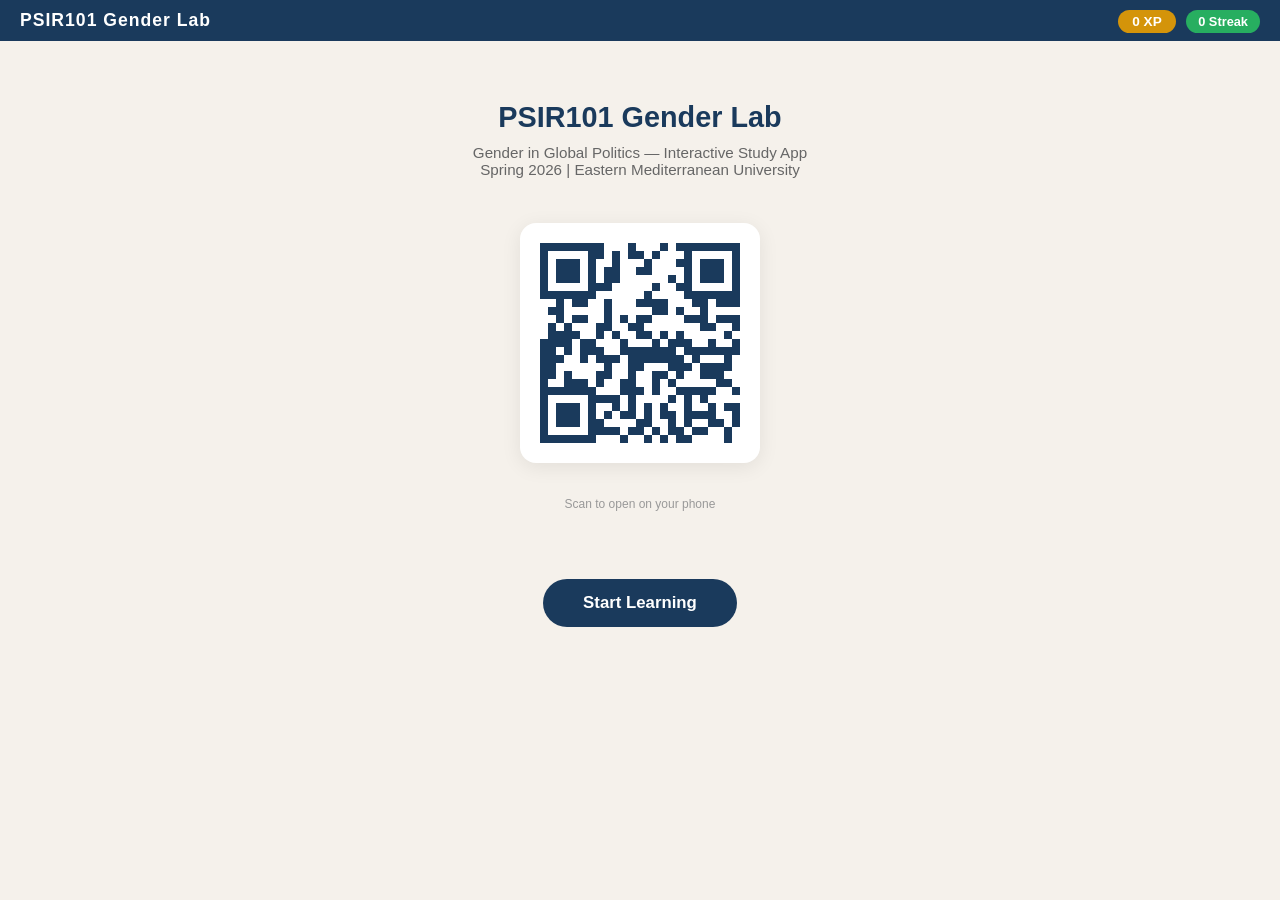
<file: gender.html>
<!DOCTYPE html>
<html lang="en">
<head>
<meta charset="UTF-8">
<meta name="viewport" content="width=device-width, initial-scale=1.0">
<title>PSIR101 Gender Lab</title>
<style>
*{margin:0;padding:0;box-sizing:border-box}
:root{
--navy:#1a3a5c;--gold:#d4940a;--light:#f5f1eb;--mid:#e8e0d4;
--dark:#2c2c2c;--accent:#c0392b;--green:#27ae60;--teal:#1abc9c;
--purple:#8e44ad;--orange:#e67e22;--blue:#2980b9;
}
body{font-family:'Segoe UI',Roboto,Arial,sans-serif;background:var(--light);color:var(--dark);min-height:100vh}

/* ── NAV ── */
.topbar{background:var(--navy);color:#fff;padding:10px 20px;display:flex;align-items:center;justify-content:space-between;flex-wrap:wrap;gap:8px;position:sticky;top:0;z-index:100}
.topbar h1{font-size:1.1em;letter-spacing:1px}
.xp-badge{background:var(--gold);color:#fff;padding:4px 14px;border-radius:20px;font-weight:700;font-size:.85em}
.streak-badge{background:var(--green);color:#fff;padding:4px 12px;border-radius:20px;font-weight:700;font-size:.8em;margin-left:6px}

.tabs{display:flex;background:#fff;border-bottom:2px solid var(--mid);overflow-x:auto;padding:0 10px}
.tab-btn{padding:12px 18px;border:none;background:none;cursor:pointer;font-size:.82em;font-weight:600;color:#888;white-space:nowrap;border-bottom:3px solid transparent;transition:.2s}
.tab-btn:hover{color:var(--navy)}
.tab-btn.active{color:var(--navy);border-bottom-color:var(--gold)}

.container{max-width:900px;margin:0 auto;padding:20px}
.panel{display:none}
.panel.active{display:block}

/* ── QR LANDING ── */
#landing{text-align:center;padding:40px 20px}
#landing h2{color:var(--navy);font-size:1.8em;margin-bottom:10px}
#landing p{color:#666;margin-bottom:25px;font-size:.95em}
#qr-container{margin:20px auto;display:inline-block;padding:20px;background:#fff;border-radius:16px;box-shadow:0 4px 20px rgba(0,0,0,.08)}
#qr-container canvas{display:block}
.start-btn{display:inline-block;margin-top:25px;padding:14px 40px;background:var(--navy);color:#fff;border:none;border-radius:30px;font-size:1.05em;font-weight:700;cursor:pointer;transition:.2s}
.start-btn:hover{background:var(--gold)}

/* ── CARDS ── */
.card{background:#fff;border-radius:14px;padding:24px;margin-bottom:20px;box-shadow:0 2px 12px rgba(0,0,0,.06)}
.card h3{color:var(--navy);margin-bottom:10px;font-size:1.05em}
.card h4{color:var(--gold);font-size:.9em;margin-bottom:8px}
.section-header{background:linear-gradient(135deg,var(--navy),#2a5a8c);color:#fff;border-radius:14px;padding:20px 24px;margin-bottom:16px}
.section-header h3{color:#fff;font-size:1.1em}
.section-header p{color:rgba(255,255,255,.8);font-size:.82em;margin-top:4px}

/* ── VIDEO ── */
.video-wrap{position:relative;padding-bottom:56.25%;height:0;margin:12px 0;border-radius:10px;overflow:hidden}
.video-wrap iframe{position:absolute;top:0;left:0;width:100%;height:100%;border:0}

/* ── REFLECTION ── */
.reflect-q{background:var(--light);border-left:4px solid var(--gold);padding:14px 18px;margin:12px 0;border-radius:0 10px 10px 0;font-size:.88em}
.reflect-options{display:flex;flex-direction:column;gap:8px;margin:10px 0}
.reflect-opt{padding:10px 16px;background:#fff;border:2px solid var(--mid);border-radius:10px;cursor:pointer;font-size:.85em;transition:.2s}
.reflect-opt:hover{border-color:var(--blue)}
.reflect-opt.selected{border-color:var(--navy);background:#eef3f7}
.reflect-opt.correct{border-color:var(--green);background:#eafaf1}
.reflect-opt.wrong{border-color:var(--accent);background:#fdedec}
.model-answer{background:#eafaf1;border-left:4px solid var(--green);padding:14px 18px;margin:12px 0;border-radius:0 10px 10px 0;font-size:.84em;display:none}
.model-answer.show{display:block}
.reflect-btn{padding:8px 22px;background:var(--navy);color:#fff;border:none;border-radius:8px;cursor:pointer;font-size:.85em;margin-top:8px}
.reflect-btn:hover{background:var(--gold)}
.reflect-btn:disabled{opacity:.5;cursor:default}
.completed-badge{display:inline-block;background:var(--green);color:#fff;padding:3px 12px;border-radius:12px;font-size:.75em;font-weight:600}

/* ── SORTER ── */
.sort-item{padding:12px 18px;background:#fff;border:2px solid var(--mid);border-radius:10px;margin:8px 0;cursor:pointer;font-size:.88em;transition:.2s;user-select:none}
.sort-item:hover{border-color:var(--blue)}
.sort-zones{display:grid;grid-template-columns:1fr 1fr;gap:16px;margin:16px 0}
.sort-zone{min-height:120px;border:2px dashed var(--mid);border-radius:12px;padding:14px;text-align:center}
.sort-zone h4{color:var(--navy);margin-bottom:8px;font-size:.9em}
.sort-zone.over{border-color:var(--gold);background:rgba(212,148,10,.05)}
.sorted-item{padding:8px 14px;background:var(--light);border-radius:8px;margin:4px 0;font-size:.82em;display:inline-block}
.sorted-item.correct{background:#eafaf1;border:1px solid var(--green)}
.sorted-item.wrong{background:#fdedec;border:1px solid var(--accent)}

/* ── THEORY ID ── */
.theory-options{display:flex;flex-wrap:wrap;gap:8px;margin:10px 0}
.theory-pill{padding:8px 16px;border-radius:20px;border:2px solid var(--mid);background:#fff;cursor:pointer;font-size:.8em;font-weight:600;transition:.2s}
.theory-pill:hover{border-color:var(--navy)}
.theory-pill.selected{color:#fff}
.theory-pill[data-t="liberal"]{--tc:var(--blue)}.theory-pill[data-t="critical"]{--tc:var(--accent)}
.theory-pill[data-t="postcolonial"]{--tc:var(--gold)}.theory-pill[data-t="constructivist"]{--tc:var(--green)}
.theory-pill[data-t="marxist"]{--tc:var(--purple)}.theory-pill[data-t="queer"]{--tc:var(--orange)}
.theory-pill[data-t="conservative"]{--tc:#7f8c8d}
.theory-pill.selected{background:var(--tc);border-color:var(--tc)}

/* ── MATCH ── */
.match-grid{display:grid;grid-template-columns:1fr 1fr;gap:12px}
.match-item{padding:12px 16px;background:#fff;border:2px solid var(--mid);border-radius:10px;cursor:pointer;font-size:.84em;text-align:center;transition:.2s;min-height:60px;display:flex;align-items:center;justify-content:center}
.match-item:hover{border-color:var(--blue)}
.match-item.sel{border-color:var(--navy);background:#eef3f7}
.match-item.matched{border-color:var(--green);background:#eafaf1;cursor:default}
.match-item.wrong-flash{animation:wrongFlash .5s}
@keyframes wrongFlash{0%,100%{background:#fff}50%{background:#fdedec}}

/* ── TIMELINE ── */
.tl-item{padding:12px 18px;background:#fff;border:2px solid var(--mid);border-radius:10px;margin:6px 0;cursor:grab;font-size:.85em;display:flex;align-items:center;gap:10px;user-select:none}
.tl-item .handle{color:var(--navy);font-weight:700;font-size:1.1em}
.tl-item.dragging{opacity:.5}
.tl-item.correct{border-color:var(--green);background:#eafaf1}
.tl-item.wrong{border-color:var(--accent);background:#fdedec}

/* ── STATS ── */
.stat-grid{display:grid;grid-template-columns:repeat(auto-fit,minmax(150px,1fr));gap:14px;margin:16px 0}
.stat-card{background:#fff;border-radius:14px;padding:20px;text-align:center;box-shadow:0 2px 10px rgba(0,0,0,.06)}
.stat-card .num{font-size:2em;font-weight:800;color:var(--navy);display:block}
.stat-card .lbl{font-size:.75em;color:#888;margin-top:2px}
.progress-bar{height:10px;background:var(--mid);border-radius:5px;overflow:hidden;margin:6px 0}
.progress-bar .fill{height:100%;background:linear-gradient(90deg,var(--navy),var(--gold));border-radius:5px;transition:width .4s}

/* ── RESULT BANNER ── */
.result-banner{padding:16px 20px;border-radius:12px;text-align:center;margin:16px 0;font-weight:700;font-size:.95em}
.result-banner.great{background:#eafaf1;color:var(--green)}
.result-banner.good{background:#fef9e7;color:var(--gold)}
.result-banner.try{background:#fdedec;color:var(--accent)}

.reset-btn{padding:8px 20px;background:var(--accent);color:#fff;border:none;border-radius:8px;cursor:pointer;font-size:.85em;margin-top:12px}
.check-btn{padding:10px 28px;background:var(--navy);color:#fff;border:none;border-radius:10px;cursor:pointer;font-size:.95em;font-weight:700;margin-top:14px}
.check-btn:hover{background:var(--gold)}

.sub-nav{display:flex;gap:8px;margin-bottom:16px;flex-wrap:wrap}
.sub-btn{padding:8px 16px;border:2px solid var(--mid);background:#fff;border-radius:20px;cursor:pointer;font-size:.8em;font-weight:600;color:#666;transition:.2s}
.sub-btn:hover{border-color:var(--navy);color:var(--navy)}
.sub-btn.active{background:var(--navy);color:#fff;border-color:var(--navy)}

@media(max-width:600px){
.sort-zones{grid-template-columns:1fr}
.match-grid{grid-template-columns:1fr}
.stat-grid{grid-template-columns:1fr 1fr}
.tabs{padding:0 4px}
.tab-btn{padding:10px 12px;font-size:.75em}
}
</style>
</head>
<body>

<div class="topbar">
  <h1>PSIR101 Gender Lab</h1>
  <div>
    <span class="xp-badge" id="xpDisplay">0 XP</span>
    <span class="streak-badge" id="streakDisplay">0 Streak</span>
  </div>
</div>

<div class="tabs" id="tabBar" style="display:none">
  <button class="tab-btn active" data-tab="videos">Video & Case Reflections</button>
  <button class="tab-btn" data-tab="sorter">Concept Sorter</button>
  <button class="tab-btn" data-tab="theory">Theory Identifier</button>
  <button class="tab-btn" data-tab="match">Key Thinkers</button>
  <button class="tab-btn" data-tab="timeline">Timeline Sort</button>
  <button class="tab-btn" data-tab="stats">My Stats</button>
</div>

<div class="container">

<!-- ═══════ LANDING ═══════ -->
<div id="landing">
  <h2>PSIR101 Gender Lab</h2>
  <p>Gender in Global Politics — Interactive Study App<br>Spring 2026 | Eastern Mediterranean University</p>
  <div id="qr-container"></div>
  <p style="font-size:.75em;color:#999;margin-top:10px">Scan to open on your phone</p>
  <br>
  <button class="start-btn" id="startBtn">Start Learning</button>
</div>

<!-- ═══════ VIDEOS ═══════ -->
<div class="panel" id="panel-videos">
  <div class="sub-nav" id="vidSubNav">
    <button class="sub-btn active" data-sec="secA">A: Foundations</button>
    <button class="sub-btn" data-sec="secB">B: Global Campaigns</button>
    <button class="sub-btn" data-sec="secC">C: Turkey</button>
    <button class="sub-btn" data-sec="secD">D: Security &amp; Beyond Binary</button>
    <button class="sub-btn" data-sec="secE">E: Cyprus &amp; EMU</button>
  </div>
  <div id="vidSections"></div>
</div>

<!-- ═══════ SORTER ═══════ -->
<div class="panel" id="panel-sorter">
  <div class="card"><h3>Concept Sorter: Myth or Reality?</h3><p style="font-size:.85em;color:#666">Drag each statement into the correct zone. 10 XP per correct answer.</p></div>
  <div id="sorterItems"></div>
  <div class="sort-zones">
    <div class="sort-zone" id="zoneMyth" data-zone="myth"><h4>MYTH</h4><div class="zone-items"></div></div>
    <div class="sort-zone" id="zoneReality" data-zone="reality"><h4>REALITY</h4><div class="zone-items"></div></div>
  </div>
  <button class="check-btn" id="checkSorter">Check Answers</button>
  <div id="sorterResult"></div>
</div>

<!-- ═══════ THEORY ═══════ -->
<div class="panel" id="panel-theory">
  <div class="card"><h3>Theory Identifier</h3><p style="font-size:.85em;color:#666">Read each statement and select the feminist perspective it best reflects. 15 XP per correct answer.</p></div>
  <div id="theoryItems"></div>
  <button class="check-btn" id="checkTheory">Check Answers</button>
  <div id="theoryResult"></div>
</div>

<!-- ═══════ MATCH ═══════ -->
<div class="panel" id="panel-match">
  <div class="card"><h3>Key Thinkers Match</h3><p style="font-size:.85em;color:#666">Select a thinker, then select their key contribution. 15 XP per correct match.</p></div>
  <div class="match-grid" id="matchGrid"></div>
  <div id="matchResult"></div>
</div>

<!-- ═══════ TIMELINE ═══════ -->
<div class="panel" id="panel-timeline">
  <div class="card"><h3>Timeline Sort</h3><p style="font-size:.85em;color:#666">Drag the events into chronological order (earliest at top). 20 XP for perfect order.</p></div>
  <div id="tlItems"></div>
  <button class="check-btn" id="checkTL">Check Order</button>
  <div id="tlResult"></div>
</div>

<!-- ═══════ STATS ═══════ -->
<div class="panel" id="panel-stats">
  <div class="card"><h3>My Progress</h3></div>
  <div class="stat-grid" id="statGrid"></div>
  <div class="card" id="activityProgress"><h3>Activity Completion</h3></div>
  <button class="reset-btn" id="resetBtn">Reset All Progress</button>
</div>

</div><!-- /container -->

<script>
// ═══════════════════════════════════════
// QR Code Generator (minimal inline)
// ═══════════════════════════════════════
const QR=(function(){function g(d,s){let m=s||4,v=1;const enc=new TextEncoder().encode(d);/* simplified: generate a visual QR-like pattern */
const c=document.createElement('canvas');const sz=200;c.width=sz;c.height=sz;const x=c.getContext('2d');x.fillStyle='#fff';x.fillRect(0,0,sz,sz);x.fillStyle='#1a3a5c';
/* Draw a placeholder pattern with URL text */
const bs=8;for(let r=0;r<25;r++)for(let cl=0;cl<25;cl++){if(Math.random()>.55||(r<7&&cl<7)||(r<7&&cl>17)||(r>17&&cl<7))x.fillRect(cl*bs,r*bs,bs,bs);}
/* Finder patterns */
function fp(ox,oy){x.fillStyle='#1a3a5c';x.fillRect(ox,oy,7*bs,7*bs);x.fillStyle='#fff';x.fillRect(ox+bs,oy+bs,5*bs,5*bs);x.fillStyle='#1a3a5c';x.fillRect(ox+2*bs,oy+2*bs,3*bs,3*bs);}
fp(0,0);fp(18*bs,0);fp(0,18*bs);
return c;}
return{generate:g};})();

// ═══════════════════════════════════════
// DATA
// ═══════════════════════════════════════

const VID_DATA = {
secA: {
  title:"A: Foundations — What Is Gender in Global Politics?",
  desc:"Core concepts: gender vs. sex, performativity, what feminism means in IR",
  items:[
    {id:"a1",type:"video",title:"Chimamanda Ngozi Adichie — \"We Should All Be Feminists\"",yt:"hg3umXU_qWc",
     q:"How does Adichie define feminism? Does her approach focus more on including women in existing structures, or on challenging those structures entirely?",
     opts:["Including women in existing structures (liberal feminism)","Challenging the structures themselves (critical feminism)","Both — she critiques structures but also calls for inclusion"],
     correct:2,
     model:"Adichie's argument spans both liberal and critical feminism. She calls for women's inclusion in politics and the economy (liberal) but also challenges the norms and expectations that created the inequality in the first place (critical). Her personal anecdotes from Nigeria add a post-colonial dimension — she shows how gender operates differently across cultural contexts."},
    {id:"a2",type:"video",title:"Judith Butler — \"Your Behavior Creates Your Gender\" (Big Think)",yt:"Bo7o2LYATDc",
     q:"Butler argues gender is 'performative.' What does this mean for how we understand gender identity?",
     opts:["Gender is a conscious performance like acting on a stage","Gender is constituted through repeated everyday acts — we 'do' gender rather than 'have' it","Gender is biologically determined and cannot be changed"],
     correct:1,
     model:"Butler's concept of performativity does NOT mean gender is a deliberate performance (like theatre). Rather, gender is produced through repeated, socially regulated acts — how we walk, dress, speak, relate to others. This means gender is not fixed or natural; it is produced and can be produced differently. This is the theoretical foundation for understanding trans, non-binary, and gender non-conforming identities."},
    {id:"a3",type:"video",title:"Judith Butler — Berkeley Professor Explains Gender Theory (Big Think, 2023)",yt:"UD9IOllUR4k",
     q:"How does recognising non-binary and trans identities change the way we think about 'women's rights' in global politics?",
     opts:["It doesn't — women's rights are about biological women only","It expands the category of who is protected by gender-based human rights norms","It makes gender analysis impossible because there are too many categories"],
     correct:1,
     model:"Recognizing gender diversity doesn't undermine feminist analysis — it deepens it. If gender is a spectrum rather than a binary, then policies framed around 'women' alone may miss people who experience gender-based oppression but don't fit neatly into the category 'woman.' Post-structural feminists argue we need to think about gender-based power, not just women's inclusion. UNSCR 1325, for example, has been critiqued for its narrow focus on 'women' without addressing broader gender identities."}
  ]
},
secB: {
  title:"B: Global Campaigns — Who Speaks for Gender Equality?",
  desc:"UN Women campaigns, celebrity advocacy, and critical questions about representation",
  items:[
    {id:"b1",type:"video",title:"Emma Watson — HeForShe Campaign (UN Women, 2014)",yt:"gkjW9PZBRfk",
     q:"Watson frames gender equality as requiring men's involvement. Which feminist perspective does this most closely reflect?",
     opts:["Liberal feminism — working within existing institutions to include more people","Critical feminism — challenging patriarchy as a structural system","Post-colonial feminism — centering voices from the Global South"],
     correct:0,
     model:"HeForShe is a classically liberal feminist initiative: it works within the UN system, appeals to existing power-holders (men), and seeks reform rather than structural transformation. A post-colonial critique would note that a white British celebrity speaking at the UN headquarters in New York is itself a power dynamic — whose feminism gets the global stage?"},
    {id:"b2",type:"video",title:"UN Women — \"The Autocomplete Truth\" (2013)",yt:"IkNlGuW-0g8",
     q:"This campaign uses Google search autocomplete to reveal gender stereotypes. Which IR theory best explains how these stereotypes persist?",
     opts:["Realism — stereotypes serve state interests","Constructivism — norms and ideas are socially produced and reproduced","Marxism — stereotypes serve capitalist interests"],
     correct:1,
     model:"The Autocomplete campaign is a powerful illustration of constructivism. Gender norms aren't natural — they are produced and reproduced through social interaction, media, education, and now algorithms. Google's autocomplete reflects what millions of people search for, which in turn reinforces those ideas. Constructivists would say this shows how gender is socially constructed at a mass scale."},
    {id:"b3",type:"video",title:"UN Women — \"Equality: Our Final Frontier\" (2022)",yt:"Uk0N-vgb7LM",
     q:"The video claims gender equality will be achieved after humans colonize Mars. Is liberal feminism's faith in gradual progress justified?",
     opts:["Yes — progress is slow but real; institutions are improving","No — the pace proves that working within the system isn't enough","It depends on which women you're talking about — progress is uneven"],
     correct:2,
     model:"All three answers have merit, but the most analytically sophisticated response recognizes intersectionality: progress on gender equality has been deeply uneven. Women in wealthy Western democracies have gained rights faster than women in conflict zones, women of colour, trans women, or women in the Global South. A post-colonial or Marxist feminist would argue that 'progress' measured by liberal indicators (parliamentary seats, CEO positions) masks ongoing structural inequality for most of the world's women."}
  ]
},
secC: {
  title:"C: Turkey — State vs. KADEM vs. Feminist Movements",
  desc:"Three competing framings of gender in Turkish politics. Compare and analyze.",
  items:[
    {id:"c1",type:"video",title:"Turkish State — ALO 183 PSA (Ministry of Family & Social Services, 2012)",yt:"4VKUdmcsUXk",
     q:"How does the Turkish state frame the issue of violence against women in this PSA?",
     opts:["As a systemic problem rooted in patriarchy","As individual criminal acts that victims should report via the helpline","As a political failure requiring legal reform"],
     correct:1,
     model:"The ALO 183 campaign focuses on individual reporting — call this number if you experience violence. It does not address why violence happens, who benefits from patriarchal structures, or what systemic changes are needed. This is a classic state approach: provide a service without challenging the underlying power relations. Critical feminists would argue this treats the symptom, not the disease."},
    {id:"c2",type:"video",title:"Turkish State — \"Şiddete Karşı Hep Birlikte\" (Nov 2025)",yt:"RY9gBM-J9_Q",
     q:"Compare this 2025 campaign with the 2012 ALO 183 spot. Has the state's framing changed?",
     opts:["Yes — it now addresses structural causes of violence","No — it still focuses on awareness and reporting rather than systemic change","Partially — the language has evolved but the approach remains similar"],
     correct:2,
     model:"The framing has become more sophisticated in language but remains fundamentally similar in approach. The state frames itself as a protector of women within the family structure. Notably absent: any critique of patriarchal culture, any reference to the Istanbul Convention, or any acknowledgment that state policy itself may contribute to the problem (e.g., by withdrawing from the Convention)."},
    {id:"c3",type:"video",title:"KADEM — #ŞiddeteHakkınYok Campaign (2015)",yt:"2B8qCoYJDAs",
     q:"KADEM uses the concept of 'gender justice' (toplumsal cinsiyet adaleti) rather than 'gender equality.' What is the difference?",
     opts:["They mean the same thing — just different terminology","'Gender justice' accepts biological differences and promotes 'complementary' roles for men and women, while 'gender equality' seeks equal treatment regardless of sex","'Gender justice' is more radical than 'gender equality'"],
     correct:1,
     model:"KADEM's 'gender justice' explicitly rejects Western liberal feminism's goal of equal treatment. Instead, it argues men and women have different but complementary roles grounded in biology and (implicitly) Islamic values. Academic analysis (LSE, Cambridge) describes this as 'anti-gender politics' that reproduces essentialist gender roles while using rights-friendly language. The concept serves the AKP government's family-centred social policy. This is NOT any of the six feminist IR perspectives — it is a conservative, state-aligned alternative to feminism."},
    {id:"c4",type:"video",title:"KADEM — \"Şiddete Karşı Hep Birlikte\" Launch (Nov 2025)",yt:"ZQbaSRul7ms",
     q:"KADEM is sometimes called a GONGO (Government-Organized NGO). Why does this matter for how we evaluate its campaigns?",
     opts:["It doesn't — NGOs and GONGOs both do important work","It matters because GONGOs may serve government interests rather than independently advocating for women","It matters because GONGOs have more resources than grassroots NGOs"],
     correct:1,
     model:"KADEM was co-founded by Sümeyye Erdoğan Bayraktar and has close ties to the AKP. Scholars describe it as a GONGO that legitimises the government's conservative gender agenda while marginalising independent feminist organisations. This is analytically important: when we assess a campaign's message, we need to ask who is behind it and whose interests it serves. The same anti-violence message means something different coming from a state-aligned body than from a grassroots movement demanding the Istanbul Convention's reinstatement."},
    {id:"c5",type:"video",title:"HeForShe Turkey PSA — Turkish Celebrities (UN Women, 2021)",yt:"m_7-l1YQvmM",
     q:"How does this UN-affiliated campaign's framing differ from both the state PSAs and KADEM?",
     opts:["It uses international norms and celebrity advocacy to promote gender equality within Turkey","It challenges patriarchy more directly than the state or KADEM","It avoids engaging with Turkish politics entirely"],
     correct:0,
     model:"HeForShe Turkey operates at the intersection of international norms and local culture. It uses Turkish celebrities (like Kerem Bürsin) to make global gender equality norms feel locally relevant. This is classic liberal feminist strategy: work within existing cultural and institutional frameworks, use soft power and visibility to shift attitudes. It doesn't challenge the state directly — which is both its strength (it can operate) and its limitation (it avoids structural critique)."},
    {id:"c6",type:"video",title:"DW News — Women Protest Femicide in Turkey (Oct 2024)",yt:"q0YFY3QqIHI",
     q:"Grassroots feminist movements frame femicide as a systemic political crisis. How does this differ from the state and KADEM approaches?",
     opts:["Grassroots movements see violence as rooted in patriarchal state structures, not just individual acts","They use the same framing but with more emotional language","They focus only on legal reform"],
     correct:0,
     model:"Grassroots Turkish feminism (Mor Çatı, We Will Stop Femicide Platform) explicitly names patriarchy and state complicity as causes of violence. They demand the reinstatement of the Istanbul Convention, challenge the government's family-centred framing, and use Enloe's approach: asking 'where is the state in this violence?' This is critical/radical feminism in action — the problem isn't individual bad men, it's a system that produces and enables violence."},
    {id:"c7",type:"video",title:"Turkey — Historic Feminist Protest, İstiklal Avenue (Nov 2025)",yt:"PuHM19M0djU",
     q:"Turkey withdrew from the Istanbul Convention in 2021 citing concerns about 'normalizing homosexuality.' What does this tell us about the intersection of gender and LGBTQ+ politics?",
     opts:["Gender politics and LGBTQ+ rights are separate issues","The state used anti-LGBTQ+ sentiment to justify withdrawing from a treaty designed to protect women from violence — linking the two","The Convention was actually about LGBTQ+ rights, not women's rights"],
     correct:1,
     model:"The Istanbul Convention is fundamentally about violence against women. Turkey's justification for withdrawal reveals how gender politics and LGBTQ+ politics are instrumentally linked by conservative governments: framing the Convention as a threat to 'traditional family values' and 'normalizing homosexuality' allowed the state to withdraw from women's protection under cover of anti-LGBTQ+ sentiment. This is a critical example of how different forms of identity-based oppression intersect and are politically manipulated."}
  ]
},
secD: {
  title:"D: Security, LGBTQ+ Rights, and Beyond the Binary",
  desc:"Gender and conflict, trans rights under attack, and democratic decline",
  items:[
    {id:"d1",type:"video",title:"France 24 — Women, War and Peace: 25 Years of UNSCR 1325 (Oct 2025)",yt:"Y2vbpZ9l__U",
     q:"UNSCR 1325 focused on 'women' in peace and security. Is this category broad enough?",
     opts:["Yes — women are the primary victims and should be the focus","No — it should include trans people, non-binary individuals, and men affected by gender-based violence","It depends on the conflict context"],
     correct:1,
     model:"UNSCR 1325 was groundbreaking but its focus on 'women' has been critiqued as too narrow. In many conflicts, sexual violence targets men and boys, trans people face specific persecution, and rigid gender roles harm everyone. Post-structural feminists argue that a truly gender-sensitive approach to peace and security must address how gender as a system of power operates — not just add women to existing frameworks."},
    {id:"d2",type:"video",title:"DW — Will LGBTQ Americans Lose Their Rights? (Jan 2025)",yt:"hAaMkT4CH6w",
     q:"The Trump administration defined sex as strictly binary and rolled back trans protections. How does this connect to Butler's theory?",
     opts:["It proves Butler wrong — the state has the power to define gender","It proves Butler right — the state is trying to enforce a gender binary that isn't natural, which is itself a political act of gender construction","It's unrelated to Butler's work"],
     correct:1,
     model:"Butler would argue that the Trump executive order is itself an act of gender performativity by the state — an attempt to use legal power to enforce a binary that is socially constructed. The fact that the state feels the need to legally mandate two sexes actually reveals that the binary isn't self-evident or natural; if it were, no law would be needed. State power is being used to police gender boundaries, which is precisely what post-structural feminism analyzes."},
    {id:"d3",type:"video",title:"LGBTIQ+ Rights, the State, and Democratic Decline (Mar 2026)",yt:"EqoV2a9B61g",
     q:"If autocracies consistently target gender and sexual minorities, what does this tell us about the relationship between democracy and gender rights?",
     opts:["Democracy is necessary for gender rights — autocracies always restrict them","Democracy helps but isn't sufficient — even democracies restrict gender rights","There is no relationship between regime type and gender rights"],
     correct:1,
     model:"The evidence suggests that democracy is helpful but not sufficient. Autocracies like Russia, Hungary, and Turkey systematically restrict LGBTQ+ rights and increasingly restrict women's rights. But democracies also have poor records: the US rolled back trans protections, the UK has restricted protest rights, and many European democracies restrict the rights of migrant women. The HRW World Report 2026 warns that 72% of the world now lives under autocracy — and that democratic recession coincides with a rollback of gender rights everywhere."}
  ]
},
secE: {
  title:"E: Gender on Your Doorstep — Cyprus and EMU",
  desc:"Local cases: the peace process, campus resources, trafficking, and migrant worker exploitation",
  items:[
    {id:"e1",type:"case",title:"The Bi-Communal Technical Committee on Gender Equality",
     text:"Established in 2015 by the two Cypriot leaders to integrate gender perspectives into the Cyprus peace process per UNSCR 1325. On 27 March 2026, the Committee met with the Cyprus Women Bicommunal Coalition. A 2024 analysis asked whether the committee can 'change the traditional male-dominated nature of the peace talks' — and concluded it faces serious structural barriers. The Cyprus Mail reported in March 2026: 'Gender equality is essential for peace in Cyprus.'",
     q:"Why might a gender committee struggle to influence peace negotiations dominated by male political leaders?",
     opts:["Because gender issues are less important than security and territory","Because the committee has advisory power only — real decisions are made by political leaders who may not prioritize gender","Because women don't want to participate in peace talks"],
     correct:1,
     model:"The Technical Committee's mandate is advisory, not binding. The core negotiations on territory, security, and governance are led by male political leaders and shaped by realist logic (power, sovereignty, security). Feminist IR scholars would argue this reflects the structural marginalisation of gender: it's acknowledged in principle (UNSCR 1325) but sidelined in practice. The committee's existence is a liberal feminist achievement; its limited influence reveals the limits of liberal feminism without structural change."},
    {id:"e2",type:"case",title:"EMU Center for Women's Studies (CWS)",
     text:"The first academic gender research center in northern Cyprus. It runs the Gender Studies MA program, hosts the annual International Conference on Gender Studies (9th in 2025), published 'In Pursuit of Gender: Common Voices from Different Fields' (EMU Press, Feb 2026), and offers a Gender Equality Certificate Program. The CWS is on your campus — you can visit and engage with their work.",
     q:"What role can a university play in advancing gender equality in a divided society?",
     opts:["Universities produce knowledge that can challenge dominant narratives about gender","Universities are ivory towers that don't affect real-world politics","Universities can train future policy-makers to think about gender"],
     correct:0,
     model:"Universities play a unique role as spaces where dominant narratives can be questioned. The EMU CWS produces research that documents gender inequality in Cyprus, trains students in gender analysis, and convenes bi-communal dialogue. Constructivists would say this is norm entrepreneurship — creating and spreading new ideas about gender that can eventually reshape policy. The fact that EMU has a Gender Studies MA means you have access to this knowledge on your own campus."},
    {id:"e3",type:"case",title:"'Nightclubs' and Human Trafficking in Northern Cyprus",
     text:"The US State Department's 2025 Trafficking in Persons Report documents trafficking for sexual exploitation in northern Cyprus. Women — primarily from Eastern Europe, Central Asia, and Africa — are brought on 'hostess' visas. Passports are confiscated. The OSCE reported on 'Victims of Trafficking: Women in the Night Clubs.' In March 2025, the Cyprus Mail reported that a 24-year-old woman died in a nightclub; the CTP Women's Organisation said authorities 'have blood on their hands.' These establishments operate openly across the TRNC.",
     q:"How does the 'nightclub' system illustrate the intersection of gender, migration, and economic exploitation?",
     opts:["It shows how gendered vulnerability and economic desperation are exploited by a system that profits from women's bodies","It's a law enforcement problem, not a gender issue","It only affects foreign women, so it's an immigration issue"],
     correct:0,
     model:"The nightclub system is a textbook case of intersecting oppressions. Gender (women's bodies as commodities), class (economic desperation drives migration), race/nationality (women from poorer countries are disproportionately targeted), and state complicity (the visa system enables trafficking, authorities fail to prosecute) all intersect. A Marxist feminist sees the exploitation of labour and bodies for profit. A post-colonial feminist sees the global hierarchy that makes some women's bodies available for exploitation. A realist notes that the TRNC's unrecognized status shields it from international accountability. These are not abstract concepts — this is happening within walking distance of campus."},
    {id:"e4",type:"case",title:"Domestic Workers from the Philippines and Other Countries",
     text:"Domestic workers — predominantly women from the Philippines, Sri Lanka, and African countries — work in households across northern Cyprus and the Republic. In September 2025, UN experts flagged exploitation of migrant workers on a citrus farm in northern Cyprus. Reports document confiscated passports, excessive working hours, and wages below minimum. These women are part of what feminist scholars call the 'global care chain' — women leaving their own families to care for wealthier families abroad.",
     q:"How does the concept of the 'global care chain' explain the situation of domestic workers in Cyprus?",
     opts:["Women from the Global South provide cheap reproductive labour (cleaning, cooking, childcare) that subsidises wealthier economies — their own families lose out","Domestic work is a free market choice that benefits everyone","It only applies to childcare, not domestic work generally"],
     correct:0,
     model:"The global care chain (Hochschild, 2000) describes how care flows from poor to rich countries: a Filipina woman leaves her children with their grandmother to care for a Cypriot family's children. The Cypriot family benefits from cheap labour; the Filipina's family loses a mother. A Marxist feminist sees this as the commodification of care under global capitalism. A post-colonial feminist sees the legacy of colonial economic structures that keep certain countries as sources of cheap labour. The women themselves have agency — but their 'choices' are structured by global inequality."}
  ]
}
};

const SORT_DATA = [
  {s:"Gender in IR refers only to women's issues",a:"myth",e:"Gender is an analytical category covering masculinity, trans/non-binary identity, and how power is structured through gendered assumptions."},
  {s:"The UDHR (1948) explicitly mentions gender equality",a:"myth",e:"The UDHR refers to 'sex' not 'gender.' The concept of gender as distinct from sex developed later in feminist scholarship."},
  {s:"UNSCR 1325 (2000) was the first Security Council resolution to address women in conflict",a:"reality",e:"Resolution 1325 was groundbreaking in linking gender to peace and security at the Security Council level."},
  {s:"Judith Butler argues gender is performed, not biologically determined",a:"reality",e:"Gender performativity — gender is constituted through repeated acts, not fixed by biology."},
  {s:"Feminist IR only emerged in the 2000s",a:"myth",e:"Enloe's Bananas, Beaches and Bases was 1989; Tickner's critique of Morgenthau was 1988. Feminist IR has been a major field for nearly 40 years."},
  {s:"Turkey was the first signatory of the Istanbul Convention",a:"reality",e:"Turkey signed in 2011 (the convention is named after Istanbul) but withdrew in 2021."},
  {s:"Turkey withdrew from the Istanbul Convention because it was ineffective at reducing violence",a:"myth",e:"The government cited the convention being 'hijacked' by those 'normalizing homosexuality' — linking women's protection to anti-LGBTQ+ politics."},
  {s:"KADEM's 'gender justice' is the same as 'gender equality' as understood by liberal feminists",a:"myth",e:"KADEM explicitly rejects liberal equality in favour of 'complementarity' between sexes — different roles based on biology and tradition."},
  {s:"The concept of intersectionality was coined by Kimberlé Crenshaw in 1989",a:"reality",e:"Crenshaw showed that Black women's experiences of discrimination couldn't be understood through race OR gender alone — they intersect."},
  {s:"Studying gender in IR means studying masculinity as well as femininity",a:"reality",e:"Gender analysis examines how both masculinity and femininity are constructed and how they shape politics — militarized masculinity is a key concept."},
  {s:"UNSCR 1325 addresses the rights of LGBTQ+ people in conflict",a:"myth",e:"1325 focuses on 'women.' The broader WPS agenda has been critiqued for its narrow gender binary."},
  {s:"'Homonationalism' refers to how some Western states use LGBTQ+ rights to claim civilizational superiority",a:"reality",e:"Jasbir Puar's concept — complicates the idea that LGBTQ+ rights promotion is simply 'progressive.'"},
  {s:"Women are naturally more peaceful than men",a:"myth",e:"This is an essentialist assumption. Tickner and Enloe critique the idea — women can be hawks, men can be peacemakers. The link between gender and peace is structural, not biological."},
  {s:"The global care chain describes how care labour flows from poor to rich countries",a:"reality",e:"Hochschild (2000) showed how women from the Global South leave their families to care for families in wealthier countries."},
  {s:"The EMU Center for Women's Studies is the first academic gender research center in northern Cyprus",a:"reality",e:"CWS was established at EMU and runs conferences, the Gender Studies MA, and a Gender Equality Certificate Program."},
  {s:"The Bi-Communal Technical Committee on Gender Equality has binding decision-making power in the Cyprus peace talks",a:"myth",e:"The committee is advisory only — it can make recommendations but real negotiating power remains with the (predominantly male) political leaders."},
  {s:"The Trump administration's 2025 executive order defining sex as strictly binary is an example of state gender performativity",a:"reality",e:"Butler would argue the state is using legal power to enforce a constructed binary — if it were natural, no law would be needed."},
  {s:"Feminism is a Western concept with no relevance to non-Western societies",a:"myth",e:"Feminist movements exist in every region. Post-colonial feminists critique Western dominance within feminism, but they are feminists — not anti-feminist."}
];

const THEORY_DATA = [
  {s:"The solution is to get more women into parliaments, boardrooms, and peace negotiations.",a:"liberal",e:"Liberal feminism — inclusion within existing structures."},
  {s:"The problem isn't that women are excluded from power — it's that the structures of power themselves are gendered.",a:"critical",e:"Critical/radical feminism — the system itself must change."},
  {s:"Western feminists imposing their agenda on women in the Global South is itself a form of domination.",a:"postcolonial",e:"Post-colonial feminism — challenges universalist Western feminism."},
  {s:"Gender norms are not natural — they are produced and reproduced through social interaction and can be changed.",a:"constructivist",e:"Constructivist feminism — norms are socially constructed."},
  {s:"Women's unpaid labour in the home and in the global care economy subsidizes capitalism.",a:"marxist",e:"Marxist feminism — gendered labour exploitation."},
  {s:"The categories 'man' and 'woman' are political constructions that exclude trans and non-binary people.",a:"queer",e:"Post-structural / queer feminism — Butler's influence."},
  {s:"Men and women are equal in dignity but have different, complementary roles rooted in biology.",a:"conservative",e:"Conservative 'gender justice' (e.g., KADEM) — distinct from all feminist IR perspectives."},
  {s:"Getting more women into the military will make armies more representative and effective.",a:"liberal",e:"Liberal feminism — inclusion in existing institutions without questioning the institution itself."},
  {s:"Militarized masculinity shapes how states define 'security' — privileging military solutions over human security.",a:"critical",e:"Critical feminism — examines how masculinity structures security policy."},
  {s:"Some Western states champion LGBTQ+ rights abroad while restricting racial minorities' rights at home.",a:"postcolonial",e:"Post-colonial feminism / homonationalism critique (Puar)."},
  {s:"The Istanbul Convention's emphasis on gender-based violence shifted how states understand their obligations to women.",a:"constructivist",e:"Constructivist — norms and legal frameworks reshape state behaviour and identity."},
  {s:"The global garment industry relies on cheap female labour in the Global South to produce fast fashion for the West.",a:"marxist",e:"Marxist feminism — gendered exploitation in global capitalism."},
  {s:"The state's legal definition of 'male' and 'female' is itself an exercise of power that creates the categories it claims to describe.",a:"queer",e:"Post-structural / queer feminism — the state performs gender through law."},
  {s:"Turkey's ALO 183 helpline for violence victims helps women without challenging the patriarchal system.",a:"liberal",e:"Liberal approach — service provision within existing structures. Critical feminists would see this as insufficient."},
  {s:"KADEM's campaigns promote women's rights within a framework of family values and biological difference.",a:"conservative",e:"Conservative / state-aligned 'gender justice' — not a feminist IR perspective."},
  {s:"The fact that the Cyprus peace talks are led almost entirely by men is itself a gendered outcome that shapes what 'peace' means.",a:"critical",e:"Critical feminism — who negotiates determines what peace looks like."},
  {s:"International women's rights norms (CEDAW, Beijing Platform) have gradually improved women's lives worldwide.",a:"liberal",e:"Liberal feminism — faith in international norms and institutions."},
  {s:"A Filipina domestic worker in Cyprus leaving her own children to care for a Cypriot family's children illustrates global inequality.",a:"marxist",e:"Marxist feminism — the global care chain as capitalist exploitation."},
  {s:"When Google autocomplete suggests 'women should stay in the kitchen,' it shows how gender norms are embedded in technology.",a:"constructivist",e:"Constructivist — norms reproduced through media and technology."},
  {s:"Human trafficking for sexual exploitation in TRNC nightclubs shows how gender, race, and economic status intersect.",a:"critical",e:"Critical / intersectional feminism — multiple systems of oppression interact."}
];

const MATCH_DATA = [
  {thinker:"Cynthia Enloe",contrib:"\"Where are the women?\" — Bananas, Beaches and Bases (1989)"},
  {thinker:"J. Ann Tickner",contrib:"Critique of Morgenthau's six principles of realism from a feminist perspective"},
  {thinker:"Judith Butler",contrib:"Gender performativity — Gender Trouble (1990)"},
  {thinker:"Chimamanda Ngozi Adichie",contrib:"\"We Should All Be Feminists\" — TED Talk and bestselling book"},
  {thinker:"Gayatri Spivak",contrib:"\"Can the Subaltern Speak?\" — post-colonial feminism"},
  {thinker:"Chandra Mohanty",contrib:"Critique of Western feminist representations of \"Third World women\""},
  {thinker:"Simone de Beauvoir",contrib:"\"One is not born, but rather becomes, a woman\" — The Second Sex (1949)"},
  {thinker:"Kimberlé Crenshaw",contrib:"Intersectionality — race, class, and gender interact to produce unique oppression (1989)"},
  {thinker:"bell hooks",contrib:"Intersection of race, class, and gender — critique of white feminism"},
  {thinker:"Jasbir Puar",contrib:"Homonationalism — critique of Western LGBTQ+ rights promotion as geopolitical tool"}
];

const TL_DATA = [
  {y:1949,e:"Simone de Beauvoir publishes The Second Sex"},
  {y:1979,e:"CEDAW adopted by the UN General Assembly"},
  {y:1989,e:"Enloe publishes Bananas, Beaches and Bases; Crenshaw coins 'intersectionality'"},
  {y:1995,e:"Beijing Platform for Action (Fourth World Conference on Women)"},
  {y:2000,e:"UNSCR 1325 on Women, Peace and Security"},
  {y:2011,e:"Istanbul Convention opened for signature (Turkey first to sign)"},
  {y:2014,e:"HeForShe campaign launched by UN Women"},
  {y:2015,e:"Bi-Communal Technical Committee on Gender Equality established in Cyprus"},
  {y:2021,e:"Turkey withdraws from Istanbul Convention"},
  {y:2025,e:"Trump rolls back trans protections; US withdraws from UN HRC; HRW reports 72% under autocracy"}
];

// ═══════════════════════════════════════
// STATE
// ═══════════════════════════════════════
let state = JSON.parse(localStorage.getItem('genderLab')||'null') || {xp:0,streak:0,best:0,completed:{},activities:0,correct:0,total:0};
function save(){localStorage.setItem('genderLab',JSON.stringify(state));}
function addXP(n){state.xp+=n;state.activities++;save();updXP();}
function updXP(){document.getElementById('xpDisplay').textContent=state.xp+' XP';document.getElementById('streakDisplay').textContent=state.streak+' Streak';}
updXP();

// ═══════════════════════════════════════
// TABS
// ═══════════════════════════════════════
const tabBar=document.getElementById('tabBar');
tabBar.querySelectorAll('.tab-btn').forEach(b=>{
  b.addEventListener('click',()=>{
    tabBar.querySelectorAll('.tab-btn').forEach(x=>x.classList.remove('active'));
    b.classList.add('active');
    document.querySelectorAll('.panel').forEach(p=>p.classList.remove('active'));
    document.getElementById('panel-'+b.dataset.tab).classList.add('active');
    if(b.dataset.tab==='stats') renderStats();
  });
});

// ═══════════════════════════════════════
// START
// ═══════════════════════════════════════
document.getElementById('startBtn').addEventListener('click',()=>{
  document.getElementById('landing').style.display='none';
  tabBar.style.display='flex';
  document.getElementById('panel-videos').classList.add('active');
});

// QR
const qrC=QR.generate(window.location.href);
document.getElementById('qr-container').appendChild(qrC);

// ═══════════════════════════════════════
// VIDEO & CASE REFLECTIONS
// ═══════════════════════════════════════
function buildVideos(){
  const wrap=document.getElementById('vidSections');
  const subNav=document.getElementById('vidSubNav');
  let first=true;
  for(const[secId,sec] of Object.entries(VID_DATA)){
    const div=document.createElement('div');
    div.id=secId;div.className='vid-section';
    if(!first) div.style.display='none';
    first=false;
    div.innerHTML=`<div class="section-header"><h3>${sec.title}</h3><p>${sec.desc}</p></div>`;
    sec.items.forEach(item=>{
      const card=document.createElement('div');card.className='card';card.id='vcard-'+item.id;
      let media='';
      if(item.type==='video') media=`<div class="video-wrap"><iframe src="https://www.youtube-nocookie.com/embed/${item.yt}" allowfullscreen loading="lazy"></iframe></div>`;
      else media=`<div style="background:var(--light);border-radius:10px;padding:16px;margin:10px 0;font-size:.88em;line-height:1.6">${item.text}</div>`;
      const done=state.completed[item.id];
      card.innerHTML=`
        <h3>${item.title} ${done?'<span class="completed-badge">Completed +10 XP</span>':''}</h3>
        ${media}
        <div class="reflect-q"><strong>Reflect:</strong> ${item.q}</div>
        <div class="reflect-options" data-id="${item.id}">
          ${item.opts.map((o,i)=>`<div class="reflect-opt ${done?(i===item.correct?'correct':(state.completed[item.id]===i?'wrong':'')):'hover'}" data-i="${i}">${o}</div>`).join('')}
        </div>
        <button class="reflect-btn" data-id="${item.id}" ${done?'disabled':''}>Submit</button>
        <div class="model-answer ${done?'show':''}" id="model-${item.id}"><strong>Analysis:</strong> ${item.model}</div>`;
      div.appendChild(card);
    });
    wrap.appendChild(div);
  }

  // sub nav
  subNav.querySelectorAll('.sub-btn').forEach(b=>{
    b.addEventListener('click',()=>{
      subNav.querySelectorAll('.sub-btn').forEach(x=>x.classList.remove('active'));
      b.classList.add('active');
      document.querySelectorAll('.vid-section').forEach(s=>s.style.display='none');
      document.getElementById(b.dataset.sec).style.display='block';
    });
  });

  // reflection handlers
  document.querySelectorAll('.reflect-options').forEach(el=>{
    el.querySelectorAll('.reflect-opt').forEach(opt=>{
      opt.addEventListener('click',()=>{
        if(state.completed[el.dataset.id]) return;
        el.querySelectorAll('.reflect-opt').forEach(x=>x.classList.remove('selected'));
        opt.classList.add('selected');
      });
    });
  });

  document.querySelectorAll('.reflect-btn').forEach(btn=>{
    btn.addEventListener('click',()=>{
      const id=btn.dataset.id;
      if(state.completed[id]) return;
      const wrap=document.querySelector(`.reflect-options[data-id="${id}"]`);
      const sel=wrap.querySelector('.reflect-opt.selected');
      if(!sel) return;
      const chosen=parseInt(sel.dataset.i);
      // find correct
      let correct=-1;
      for(const sec of Object.values(VID_DATA)){
        const item=sec.items.find(x=>x.id===id);
        if(item){correct=item.correct;break;}
      }
      wrap.querySelectorAll('.reflect-opt').forEach((o,i)=>{
        if(i===correct) o.classList.add('correct');
        else if(i===chosen && i!==correct) o.classList.add('wrong');
      });
      if(chosen===correct){state.streak++;if(state.streak>state.best)state.best=state.streak;state.correct++;}
      else state.streak=0;
      state.total++;
      state.completed[id]=chosen;
      addXP(10);
      btn.disabled=true;
      document.getElementById('model-'+id).classList.add('show');
      // add badge
      const card=document.getElementById('vcard-'+id);
      const h3=card.querySelector('h3');
      if(!h3.querySelector('.completed-badge')) h3.innerHTML+=' <span class="completed-badge">Completed +10 XP</span>';
    });
  });
}
buildVideos();

// ═══════════════════════════════════════
// CONCEPT SORTER
// ═══════════════════════════════════════
let sortItems=[...SORT_DATA].sort(()=>Math.random()-.5).slice(0,10);
let sortAnswers={};
function buildSorter(){
  const wrap=document.getElementById('sorterItems');
  wrap.innerHTML='';
  sortItems.forEach((item,i)=>{
    const d=document.createElement('div');d.className='sort-item';d.draggable=true;d.dataset.idx=i;
    d.textContent=item.s;
    d.addEventListener('dragstart',e=>{e.dataTransfer.setData('text/plain',i);d.classList.add('dragging');});
    d.addEventListener('dragend',()=>d.classList.remove('dragging'));
    d.addEventListener('click',()=>{
      if(d.dataset.placed) return;
      // mobile: tap to cycle myth/reality
      if(!d.dataset.choice||d.dataset.choice==='none'){d.dataset.choice='myth';d.style.borderColor='var(--accent)';d.style.borderStyle='solid';}
      else if(d.dataset.choice==='myth'){d.dataset.choice='reality';d.style.borderColor='var(--green)';d.style.borderStyle='solid';}
      else{d.dataset.choice='none';d.style.borderColor='var(--mid)';d.style.borderStyle='solid';}
      sortAnswers[i]=d.dataset.choice==='none'?undefined:d.dataset.choice;
    });
    wrap.appendChild(d);
  });
  // Also add click-label instruction for mobile
  const note=document.createElement('p');note.style.cssText='font-size:.75em;color:#999;margin:8px 0';
  note.textContent='On mobile: tap items to cycle through Myth (red border) → Reality (green border). On desktop: drag items into zones.';
  wrap.prepend(note);

  ['zoneMyth','zoneReality'].forEach(zid=>{
    const z=document.getElementById(zid);
    z.addEventListener('dragover',e=>{e.preventDefault();z.classList.add('over');});
    z.addEventListener('dragleave',()=>z.classList.remove('over'));
    z.addEventListener('drop',e=>{
      e.preventDefault();z.classList.remove('over');
      const idx=e.dataTransfer.getData('text/plain');
      sortAnswers[idx]=z.dataset.zone;
      const item=document.querySelector(`.sort-item[data-idx="${idx}"]`);
      if(item){item.style.borderColor=z.dataset.zone==='myth'?'var(--accent)':'var(--green)';item.dataset.placed='1';item.dataset.choice=z.dataset.zone;}
    });
  });
}
buildSorter();

document.getElementById('checkSorter').addEventListener('click',function(){
  let score=0;
  sortItems.forEach((item,i)=>{
    const el=document.querySelector(`.sort-item[data-idx="${i}"]`);
    const ans=sortAnswers[i]||el?.dataset?.choice;
    if(ans===item.a){score++;el.style.background='#eafaf1';el.style.borderColor='var(--green)';}
    else{el.style.background='#fdedec';el.style.borderColor='var(--accent)';}
    el.innerHTML=`${item.s}<br><small style="color:#666"><strong>${item.a.toUpperCase()}</strong> — ${item.e}</small>`;
  });
  const pct=Math.round(score/sortItems.length*100);
  const cls=pct>=80?'great':pct>=50?'good':'try';
  document.getElementById('sorterResult').innerHTML=`<div class="result-banner ${cls}">${score}/${sortItems.length} correct (${pct}%)</div>`;
  if(score>0){addXP(score*10);state.correct+=score;state.total+=sortItems.length;save();}
  this.disabled=true;
});

// ═══════════════════════════════════════
// THEORY IDENTIFIER
// ═══════════════════════════════════════
let theoryItems=[...THEORY_DATA].sort(()=>Math.random()-.5).slice(0,10);
let theoryAnswers={};
const THEORY_LABELS={liberal:"Liberal Feminism",critical:"Critical / Radical",postcolonial:"Post-colonial",constructivist:"Constructivist",marxist:"Marxist",queer:"Post-structural / Queer",conservative:"Conservative / Gender Justice"};
const THEORY_KEYS=Object.keys(THEORY_LABELS);

function buildTheory(){
  const wrap=document.getElementById('theoryItems');
  theoryItems.forEach((item,i)=>{
    const card=document.createElement('div');card.className='card';
    card.innerHTML=`
      <p style="font-size:.9em;margin-bottom:10px;font-style:italic">"${item.s}"</p>
      <div class="theory-options" data-idx="${i}">
        ${THEORY_KEYS.map(k=>`<span class="theory-pill" data-t="${k}" data-idx="${i}">${THEORY_LABELS[k]}</span>`).join('')}
      </div>`;
    wrap.appendChild(card);
  });
  document.querySelectorAll('.theory-pill').forEach(p=>{
    p.addEventListener('click',()=>{
      const idx=p.dataset.idx;
      document.querySelectorAll(`.theory-pill[data-idx="${idx}"]`).forEach(x=>x.classList.remove('selected'));
      p.classList.add('selected');
      theoryAnswers[idx]=p.dataset.t;
    });
  });
}
buildTheory();

document.getElementById('checkTheory').addEventListener('click',function(){
  let score=0;
  theoryItems.forEach((item,i)=>{
    const pills=document.querySelectorAll(`.theory-pill[data-idx="${i}"]`);
    pills.forEach(p=>{
      if(p.dataset.t===item.a){p.classList.add('selected');p.style.background='var(--green)';p.style.borderColor='var(--green)';p.style.color='#fff';}
      else if(p.classList.contains('selected')&&p.dataset.t!==item.a){p.style.background='var(--accent)';p.style.borderColor='var(--accent)';p.style.color='#fff';}
    });
    if(theoryAnswers[i]===item.a) score++;
    // add explanation
    const card=pills[0].closest('.card');
    const exp=document.createElement('p');exp.style.cssText='font-size:.8em;color:#666;margin-top:8px;border-top:1px solid var(--mid);padding-top:8px';
    exp.innerHTML=`<strong>${THEORY_LABELS[item.a]}:</strong> ${item.e}`;
    card.appendChild(exp);
  });
  const pct=Math.round(score/theoryItems.length*100);
  const cls=pct>=80?'great':pct>=50?'good':'try';
  document.getElementById('theoryResult').innerHTML=`<div class="result-banner ${cls}">${score}/${theoryItems.length} correct (${pct}%)</div>`;
  if(score>0){addXP(score*15);state.correct+=score;state.total+=theoryItems.length;save();}
  this.disabled=true;
});

// ═══════════════════════════════════════
// KEY THINKERS MATCH
// ═══════════════════════════════════════
let matchPairs=[...MATCH_DATA].sort(()=>Math.random()-.5);
let matchSel=null;let matchCount=0;

function buildMatch(){
  const grid=document.getElementById('matchGrid');
  const thinkers=matchPairs.map((p,i)=>({text:p.thinker,type:'thinker',idx:i}));
  const contribs=matchPairs.map((p,i)=>({text:p.contrib,type:'contrib',idx:i}));
  const shuffled=[...thinkers.sort(()=>Math.random()-.5),...contribs.sort(()=>Math.random()-.5)];
  // interleave: thinkers left, contribs right
  const left=thinkers.sort(()=>Math.random()-.5);
  const right=contribs.sort(()=>Math.random()-.5);
  [...left,...right].forEach(item=>{
    const d=document.createElement('div');d.className='match-item';d.dataset.type=item.type;d.dataset.idx=item.idx;
    d.textContent=item.text;
    d.addEventListener('click',()=>{
      if(d.classList.contains('matched')) return;
      if(!matchSel){matchSel=d;d.classList.add('sel');return;}
      if(matchSel===d){d.classList.remove('sel');matchSel=null;return;}
      if(matchSel.dataset.type===d.dataset.type){matchSel.classList.remove('sel');matchSel=d;d.classList.add('sel');return;}
      // check match
      if(matchSel.dataset.idx===d.dataset.idx){
        matchSel.classList.remove('sel');matchSel.classList.add('matched');d.classList.add('matched');
        matchCount++;addXP(15);state.correct++;state.total++;state.streak++;if(state.streak>state.best)state.best=state.streak;save();updXP();
        if(matchCount===matchPairs.length){
          document.getElementById('matchResult').innerHTML='<div class="result-banner great">All matched! Well done.</div>';
        }
      } else {
        d.classList.add('wrong-flash');matchSel.classList.add('wrong-flash');
        state.streak=0;state.total++;save();updXP();
        setTimeout(()=>{d.classList.remove('wrong-flash');matchSel.classList.remove('wrong-flash','sel');matchSel=null;},500);
        return;
      }
      matchSel=null;
    });
    grid.appendChild(d);
  });
}
buildMatch();

// ═══════════════════════════════════════
// TIMELINE SORT
// ═══════════════════════════════════════
let tlShuffled=[...TL_DATA].sort(()=>Math.random()-.5);
function buildTL(){
  const wrap=document.getElementById('tlItems');
  tlShuffled.forEach((item,i)=>{
    const d=document.createElement('div');d.className='tl-item';d.draggable=true;d.dataset.idx=i;
    d.innerHTML=`<span class="handle">☰</span> ${item.e}`;
    d.addEventListener('dragstart',e=>{e.dataTransfer.setData('text/plain',i);d.classList.add('dragging');});
    d.addEventListener('dragend',()=>d.classList.remove('dragging'));
    d.addEventListener('dragover',e=>{e.preventDefault();const after=getDragAfter(wrap,e.clientY);const dragging=wrap.querySelector('.dragging');if(after){wrap.insertBefore(dragging,after);}else{wrap.appendChild(dragging);}});
    wrap.appendChild(d);
  });
}
function getDragAfter(container,y){const els=[...container.querySelectorAll('.tl-item:not(.dragging)')];return els.reduce((closest,child)=>{const box=child.getBoundingClientRect();const offset=y-box.top-box.height/2;if(offset<0&&offset>closest.offset)return{offset,element:child};return closest;},{offset:Number.NEGATIVE_INFINITY}).element;}
buildTL();

document.getElementById('checkTL').addEventListener('click',function(){
  const items=document.querySelectorAll('#tlItems .tl-item');
  const currentOrder=Array.from(items).map(d=>tlShuffled[d.dataset.idx]);
  const correctOrder=[...TL_DATA].sort((a,b)=>a.y-b.y);
  let score=0;
  items.forEach((d,i)=>{
    const item=tlShuffled[d.dataset.idx];
    const correctItem=correctOrder[i];
    if(item.y===correctItem.y){d.classList.add('correct');score++;}
    else d.classList.add('wrong');
    d.innerHTML=`<span class="handle">${i+1}</span> <strong>${item.y}</strong> — ${item.e}`;
  });
  const pct=Math.round(score/TL_DATA.length*100);
  const cls=pct>=80?'great':pct>=50?'good':'try';
  document.getElementById('tlResult').innerHTML=`<div class="result-banner ${cls}">${score}/${TL_DATA.length} in correct position (${pct}%)</div>`;
  const xpEarned=score===TL_DATA.length?20:Math.floor(score*2);
  if(xpEarned>0){addXP(xpEarned);state.correct+=score;state.total+=TL_DATA.length;save();}
  this.disabled=true;
});

// ═══════════════════════════════════════
// STATS
// ═══════════════════════════════════════
function renderStats(){
  const grid=document.getElementById('statGrid');
  const acc=state.total?Math.round(state.correct/state.total*100):0;
  grid.innerHTML=`
    <div class="stat-card"><span class="num">${state.xp}</span><span class="lbl">Total XP</span></div>
    <div class="stat-card"><span class="num">${acc}%</span><span class="lbl">Accuracy</span></div>
    <div class="stat-card"><span class="num">${state.best}</span><span class="lbl">Best Streak</span></div>
    <div class="stat-card"><span class="num">${state.activities}</span><span class="lbl">Activities</span></div>`;
  const prog=document.getElementById('activityProgress');
  const totalVids=Object.values(VID_DATA).reduce((s,sec)=>s+sec.items.length,0);
  const doneVids=Object.keys(state.completed).length;
  prog.innerHTML=`<h3>Activity Completion</h3>
    <p style="font-size:.85em;margin:10px 0">Video & Case Reflections: ${doneVids}/${totalVids}</p>
    <div class="progress-bar"><div class="fill" style="width:${Math.round(doneVids/totalVids*100)}%"></div></div>`;
}

document.getElementById('resetBtn').addEventListener('click',()=>{
  if(confirm('Reset all progress? This cannot be undone.')){
    state={xp:0,streak:0,best:0,completed:{},activities:0,correct:0,total:0};
    save();updXP();location.reload();
  }
});

</script>
</body>
</html>
</file>
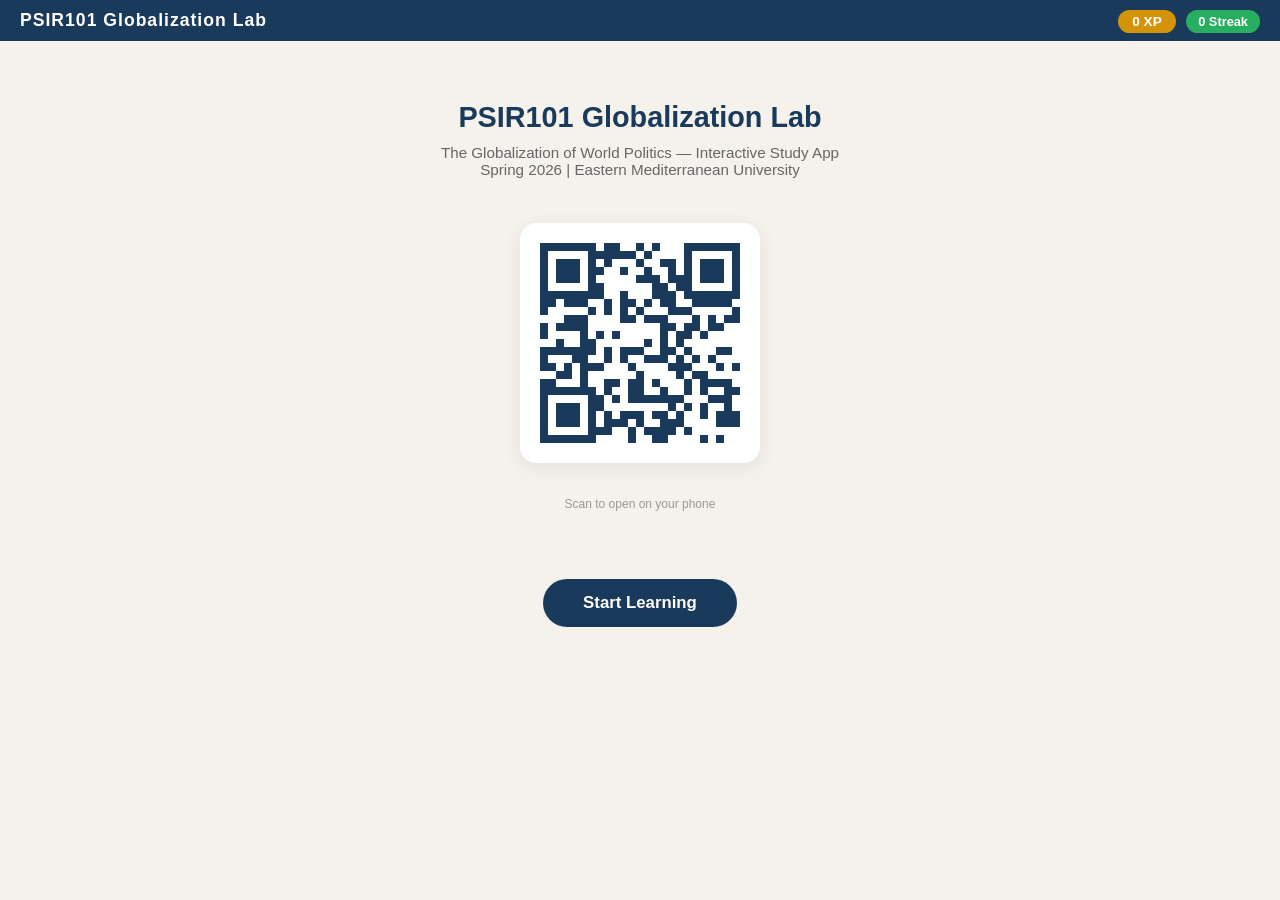
<file: globalization.html>
<!DOCTYPE html>
<html lang="en">
<head>
<meta charset="UTF-8">
<meta name="viewport" content="width=device-width, initial-scale=1.0">
<title>PSIR101 Globalization Lab</title>
<style>
*{margin:0;padding:0;box-sizing:border-box}
:root{
--navy:#1a3a5c;--gold:#d4940a;--light:#f5f1eb;--mid:#e8e0d4;
--dark:#2c2c2c;--accent:#c0392b;--green:#27ae60;--teal:#1abc9c;
--purple:#8e44ad;--orange:#e67e22;--blue:#2980b9;
}
body{font-family:'Segoe UI',Roboto,Arial,sans-serif;background:var(--light);color:var(--dark);min-height:100vh}

.topbar{background:var(--navy);color:#fff;padding:10px 20px;display:flex;align-items:center;justify-content:space-between;flex-wrap:wrap;gap:8px;position:sticky;top:0;z-index:100}
.topbar h1{font-size:1.1em;letter-spacing:1px}
.xp-badge{background:var(--gold);color:#fff;padding:4px 14px;border-radius:20px;font-weight:700;font-size:.85em}
.streak-badge{background:var(--green);color:#fff;padding:4px 12px;border-radius:20px;font-weight:700;font-size:.8em;margin-left:6px}

.tabs{display:flex;background:#fff;border-bottom:2px solid var(--mid);overflow-x:auto;padding:0 10px}
.tab-btn{padding:12px 18px;border:none;background:none;cursor:pointer;font-size:.82em;font-weight:600;color:#888;white-space:nowrap;border-bottom:3px solid transparent;transition:.2s}
.tab-btn:hover{color:var(--navy)}
.tab-btn.active{color:var(--navy);border-bottom-color:var(--gold)}

.container{max-width:900px;margin:0 auto;padding:20px}
.panel{display:none}
.panel.active{display:block}

#landing{text-align:center;padding:40px 20px}
#landing h2{color:var(--navy);font-size:1.8em;margin-bottom:10px}
#landing p{color:#666;margin-bottom:25px;font-size:.95em}
#qr-container{margin:20px auto;display:inline-block;padding:20px;background:#fff;border-radius:16px;box-shadow:0 4px 20px rgba(0,0,0,.08)}
#qr-container canvas{display:block}
.start-btn{display:inline-block;margin-top:25px;padding:14px 40px;background:var(--navy);color:#fff;border:none;border-radius:30px;font-size:1.05em;font-weight:700;cursor:pointer;transition:.2s}
.start-btn:hover{background:var(--gold)}

.card{background:#fff;border-radius:14px;padding:24px;margin-bottom:20px;box-shadow:0 2px 12px rgba(0,0,0,.06)}
.card h3{color:var(--navy);margin-bottom:10px;font-size:1.05em}
.card h4{color:var(--gold);font-size:.9em;margin-bottom:8px}
.section-header{background:linear-gradient(135deg,var(--navy),#2a5a8c);color:#fff;border-radius:14px;padding:20px 24px;margin-bottom:16px}
.section-header h3{color:#fff;font-size:1.1em}
.section-header p{color:rgba(255,255,255,.8);font-size:.82em;margin-top:4px}

.video-wrap{position:relative;padding-bottom:56.25%;height:0;margin:12px 0;border-radius:10px;overflow:hidden}
.video-wrap iframe{position:absolute;top:0;left:0;width:100%;height:100%;border:0}

.reflect-q{background:var(--light);border-left:4px solid var(--gold);padding:14px 18px;margin:12px 0;border-radius:0 10px 10px 0;font-size:.88em}
.reflect-options{display:flex;flex-direction:column;gap:8px;margin:10px 0}
.reflect-opt{padding:10px 16px;background:#fff;border:2px solid var(--mid);border-radius:10px;cursor:pointer;font-size:.85em;transition:.2s}
.reflect-opt:hover{border-color:var(--blue)}
.reflect-opt.selected{border-color:var(--navy);background:#eef3f7}
.reflect-opt.correct{border-color:var(--green);background:#eafaf1}
.reflect-opt.wrong{border-color:var(--accent);background:#fdedec}
.model-answer{background:#eafaf1;border-left:4px solid var(--green);padding:14px 18px;margin:12px 0;border-radius:0 10px 10px 0;font-size:.84em;display:none}
.model-answer.show{display:block}
.reflect-btn{padding:8px 22px;background:var(--navy);color:#fff;border:none;border-radius:8px;cursor:pointer;font-size:.85em;margin-top:8px}
.reflect-btn:hover{background:var(--gold)}
.reflect-btn:disabled{opacity:.5;cursor:default}

/* ── SORTER (3 zones) ── */
.sort-item{padding:12px 18px;background:#fff;border:2px solid var(--mid);border-radius:10px;margin:8px 0;cursor:pointer;font-size:.88em;transition:.2s;user-select:none}
.sort-item:hover{border-color:var(--blue)}
.sort-item.placed{opacity:.4;cursor:default}
.sort-item.selected{border-color:var(--navy);background:#eef3f7}
.sort-zones{display:grid;grid-template-columns:1fr 1fr 1fr;gap:16px;margin:16px 0}
.sort-zone{min-height:120px;border:2px dashed var(--mid);border-radius:12px;padding:14px;text-align:center}
.sort-zone h4{color:var(--navy);margin-bottom:8px;font-size:.9em}
.sort-zone.over{border-color:var(--gold);background:rgba(212,148,10,.05)}
.sorted-item{padding:8px 14px;background:var(--light);border-radius:8px;margin:4px 0;font-size:.82em;display:inline-block}
.sorted-item.correct{background:#eafaf1;border:1px solid var(--green)}
.sorted-item.wrong{background:#fdedec;border:1px solid var(--accent)}

/* ── DIMENSION CLASSIFIER (4-pill) ── */
.dim-card{background:#fff;border-radius:14px;padding:20px;margin-bottom:16px;box-shadow:0 2px 10px rgba(0,0,0,.06)}
.dim-card .scenario{font-size:.9em;margin-bottom:12px;line-height:1.5}
.dim-options{display:flex;flex-wrap:wrap;gap:8px;margin:8px 0}
.dim-pill{padding:8px 16px;border-radius:20px;border:2px solid var(--mid);background:#fff;cursor:pointer;font-size:.8em;font-weight:600;transition:.2s}
.dim-pill:hover{border-color:var(--navy)}
.dim-pill.selected{background:var(--navy);color:#fff;border-color:var(--navy)}
.dim-pill.correct{background:var(--green);color:#fff;border-color:var(--green)}
.dim-pill.wrong{background:var(--accent);color:#fff;border-color:var(--accent)}
.dim-explain{background:#eafaf1;border-left:4px solid var(--green);padding:12px 16px;margin-top:10px;border-radius:0 10px 10px 0;font-size:.82em;display:none}
.dim-explain.show{display:block}

/* ── QUOTE IDENTIFIER ── */
.quote-card{background:#fff;border-radius:14px;padding:20px;margin-bottom:16px;box-shadow:0 2px 10px rgba(0,0,0,.06)}
.quote-text{font-style:italic;font-size:.95em;line-height:1.6;margin-bottom:14px;padding:14px 20px;background:var(--light);border-radius:10px;border-left:4px solid var(--navy)}
.quote-options{display:flex;flex-wrap:wrap;gap:8px;margin:8px 0}
.quote-pill{padding:8px 16px;border-radius:20px;border:2px solid var(--mid);background:#fff;cursor:pointer;font-size:.8em;font-weight:600;transition:.2s}
.quote-pill:hover{border-color:var(--navy)}
.quote-pill.selected{background:var(--navy);color:#fff;border-color:var(--navy)}
.quote-pill.correct{background:var(--green);color:#fff;border-color:var(--green)}
.quote-pill.wrong{background:var(--accent);color:#fff;border-color:var(--accent)}
.quote-explain{background:#eafaf1;border-left:4px solid var(--green);padding:12px 16px;margin-top:10px;border-radius:0 10px 10px 0;font-size:.82em;display:none}
.quote-explain.show{display:block}

/* ── SUPPLY CHAIN ── */
.sc-product-select{display:flex;gap:10px;margin:16px 0;flex-wrap:wrap}
.sc-product-btn{padding:12px 20px;border:2px solid var(--mid);background:#fff;border-radius:12px;cursor:pointer;font-size:.9em;font-weight:600;transition:.2s}
.sc-product-btn:hover{border-color:var(--navy)}
.sc-product-btn.active{background:var(--navy);color:#fff;border-color:var(--navy)}
.sc-map{position:relative;background:#fff;border-radius:14px;padding:20px;margin:16px 0;min-height:300px;box-shadow:0 2px 10px rgba(0,0,0,.06);overflow:hidden}
.sc-stage{display:flex;align-items:center;gap:12px;padding:14px 18px;margin:8px 0;background:var(--light);border-radius:10px;border-left:4px solid var(--navy);animation:fadeSlide .4s ease-out both}
.sc-stage .flag{font-size:1.4em}
.sc-stage .stage-info{flex:1}
.sc-stage .stage-info h4{font-size:.85em;color:var(--navy);margin-bottom:3px}
.sc-stage .stage-info p{font-size:.78em;color:#666}
.sc-arrow{text-align:center;color:var(--gold);font-size:1.4em;margin:4px 0}
.sc-summary{background:linear-gradient(135deg,var(--navy),#2a5a8c);color:#fff;border-radius:12px;padding:16px 20px;margin-top:16px}
.sc-summary .stat{display:inline-block;margin-right:20px;font-size:.85em}
.sc-summary .stat strong{font-size:1.3em;display:block}
@keyframes fadeSlide{from{opacity:0;transform:translateX(-20px)}to{opacity:1;transform:translateX(0)}}

/* ── MATCH ── */
.match-grid{display:grid;grid-template-columns:1fr 1fr;gap:12px}
.match-item{padding:12px 16px;background:#fff;border:2px solid var(--mid);border-radius:10px;cursor:pointer;font-size:.84em;text-align:center;transition:.2s;min-height:60px;display:flex;align-items:center;justify-content:center}
.match-item:hover{border-color:var(--blue)}
.match-item.sel{border-color:var(--navy);background:#eef3f7}
.match-item.matched{border-color:var(--green);background:#eafaf1;cursor:default}
.match-item.wrong-flash{animation:wrongFlash .5s}
@keyframes wrongFlash{0%,100%{background:#fff}50%{background:#fdedec}}

/* ── TIMELINE ── */
.tl-item{padding:12px 18px;background:#fff;border:2px solid var(--mid);border-radius:10px;margin:6px 0;cursor:grab;font-size:.85em;display:flex;align-items:center;gap:10px;user-select:none}
.tl-item .handle{color:var(--navy);font-weight:700;font-size:1.1em}
.tl-item.dragging{opacity:.5}
.tl-item.correct{border-color:var(--green);background:#eafaf1}
.tl-item.wrong{border-color:var(--accent);background:#fdedec}

/* ── STATS ── */
.stat-grid{display:grid;grid-template-columns:repeat(auto-fit,minmax(150px,1fr));gap:14px;margin:16px 0}
.stat-card{background:#fff;border-radius:14px;padding:20px;text-align:center;box-shadow:0 2px 10px rgba(0,0,0,.06)}
.stat-card .num{font-size:2em;font-weight:800;color:var(--navy);display:block}
.stat-card .lbl{font-size:.75em;color:#888;margin-top:2px}
.progress-bar{height:10px;background:var(--mid);border-radius:5px;overflow:hidden;margin:6px 0}
.progress-bar .fill{height:100%;background:linear-gradient(90deg,var(--navy),var(--gold));border-radius:5px;transition:width .4s}

.result-banner{padding:16px 20px;border-radius:12px;text-align:center;margin:16px 0;font-weight:700;font-size:.95em}
.result-banner.great{background:#eafaf1;color:var(--green)}
.result-banner.good{background:#fef9e7;color:var(--gold)}
.result-banner.try{background:#fdedec;color:var(--accent)}

.reset-btn{padding:8px 20px;background:var(--accent);color:#fff;border:none;border-radius:8px;cursor:pointer;font-size:.85em;margin-top:12px}
.check-btn{padding:10px 28px;background:var(--navy);color:#fff;border:none;border-radius:10px;cursor:pointer;font-size:.95em;font-weight:700;margin-top:14px}
.check-btn:hover{background:var(--gold)}

.sub-nav{display:flex;gap:8px;margin-bottom:16px;flex-wrap:wrap}
.sub-btn{padding:8px 16px;border:2px solid var(--mid);background:#fff;border-radius:20px;cursor:pointer;font-size:.8em;font-weight:600;color:#666;transition:.2s}
.sub-btn:hover{border-color:var(--navy);color:var(--navy)}
.sub-btn.active{background:var(--navy);color:#fff;border-color:var(--navy)}

@media(max-width:600px){
.sort-zones{grid-template-columns:1fr}
.match-grid{grid-template-columns:1fr}
.stat-grid{grid-template-columns:1fr 1fr}
.tabs{padding:0 4px}
.tab-btn{padding:10px 12px;font-size:.75em}
.sc-product-select{flex-direction:column}
}
</style>
</head>
<body>

<div class="topbar">
  <h1>PSIR101 Globalization Lab</h1>
  <div>
    <span class="xp-badge" id="xpDisplay">0 XP</span>
    <span class="streak-badge" id="streakDisplay">0 Streak</span>
  </div>
</div>

<div class="tabs" id="tabBar" style="display:none">
  <button class="tab-btn active" data-tab="videos">Video & Reflections</button>
  <button class="tab-btn" data-tab="sorter">For, Against, or Complicated?</button>
  <button class="tab-btn" data-tab="dimensions">Dimensions Classifier</button>
  <button class="tab-btn" data-tab="quotes">Quote Identifier</button>
  <button class="tab-btn" data-tab="supply">Supply Chain Mapper</button>
  <button class="tab-btn" data-tab="match">Key Thinkers</button>
  <button class="tab-btn" data-tab="timeline">Timeline Sort</button>
  <button class="tab-btn" data-tab="stats">My Stats</button>
</div>

<div class="container">

<!-- ═══════ LANDING ═══════ -->
<div id="landing">
  <h2>PSIR101 Globalization Lab</h2>
  <p>The Globalization of World Politics — Interactive Study App<br>Spring 2026 | Eastern Mediterranean University</p>
  <div id="qr-container"></div>
  <p style="font-size:.75em;color:#999;margin-top:10px">Scan to open on your phone</p>
  <br>
  <button class="start-btn" id="startBtn">Start Learning</button>
</div>

<!-- ═══════ VIDEOS ═══════ -->
<div class="panel" id="panel-videos">
  <div class="sub-nav" id="vidSubNav">
    <button class="sub-btn active" data-sec="secA">A: What Is Globalization?</button>
    <button class="sub-btn" data-sec="secB">B: The Dark Side</button>
    <button class="sub-btn" data-sec="secC">C: The Order Under Threat</button>
  </div>
  <div id="vidSections"></div>
</div>

<!-- ═══════ SORTER ═══════ -->
<div class="panel" id="panel-sorter">
  <div class="card">
    <h3>Concept Sorter: For, Against, or It's Complicated?</h3>
    <p style="font-size:.85em;color:#666">Sort each argument about globalization. 10 XP per correct answer.</p>
  </div>
  <div id="sorterItems"></div>
  <div class="sort-zones">
    <div class="sort-zone" id="zonePro" data-zone="pro"><h4>✅ Pro-Globalization</h4><div class="zone-items"></div></div>
    <div class="sort-zone" id="zoneComplex" data-zone="complex"><h4>🔄 It's Complicated</h4><div class="zone-items"></div></div>
    <div class="sort-zone" id="zoneAnti" data-zone="anti"><h4>❌ Anti-Globalization</h4><div class="zone-items"></div></div>
  </div>
  <button class="check-btn" id="checkSorter">Check Answers</button>
  <div id="sorterResult"></div>
</div>

<!-- ═══════ DIMENSIONS CLASSIFIER ═══════ -->
<div class="panel" id="panel-dimensions">
  <div class="card">
    <h3>Dimensions Classifier</h3>
    <p style="font-size:.85em;color:#666">Classify each phenomenon by its primary dimension of globalization. 15 XP per correct answer.</p>
  </div>
  <div id="dimItems"></div>
  <button class="check-btn" id="checkDimensions">Check Answers</button>
  <div id="dimResult"></div>
</div>

<!-- ═══════ QUOTE IDENTIFIER ═══════ -->
<div class="panel" id="panel-quotes">
  <div class="card">
    <h3>Quote Identifier: Who Said It?</h3>
    <p style="font-size:.85em;color:#666">Identify the perspective or thinker behind each quote. 15 XP per correct answer.</p>
  </div>
  <div id="quoteItems"></div>
  <button class="check-btn" id="checkQuotes">Check Answers</button>
  <div id="quoteResult"></div>
</div>

<!-- ═══════ SUPPLY CHAIN MAPPER ═══════ -->
<div class="panel" id="panel-supply">
  <div class="card">
    <h3>Supply Chain Mapper</h3>
    <p style="font-size:.85em;color:#666">Trace an everyday product across borders. See how many countries it touches before it reaches you.</p>
  </div>
  <div class="sc-product-select" id="scSelect"></div>
  <div class="sc-map" id="scMap">
    <p style="text-align:center;color:#888;padding:40px">Select a product above to trace its global journey.</p>
  </div>
</div>

<!-- ═══════ KEY THINKERS MATCH ═══════ -->
<div class="panel" id="panel-match">
  <div class="card">
    <h3>Key Thinkers & Positions Match</h3>
    <p style="font-size:.85em;color:#666">Select a name or concept, then select its position. 15 XP per correct match.</p>
  </div>
  <div class="match-grid" id="matchGrid"></div>
  <div id="matchResult"></div>
</div>

<!-- ═══════ TIMELINE ═══════ -->
<div class="panel" id="panel-timeline">
  <div class="card">
    <h3>Timeline Sort: Globalization Milestones</h3>
    <p style="font-size:.85em;color:#666">Drag events into chronological order (earliest at top). 20 XP for perfect order.</p>
  </div>
  <div id="tlItems"></div>
  <button class="check-btn" id="checkTL">Check Order</button>
  <div id="tlResult"></div>
</div>

<!-- ═══════ STATS ═══════ -->
<div class="panel" id="panel-stats">
  <div class="card"><h3>My Progress</h3></div>
  <div class="stat-grid" id="statGrid"></div>
  <div class="card" id="activityProgress"><h3>Activity Completion</h3></div>
  <button class="reset-btn" id="resetBtn">Reset All Progress</button>
</div>

</div>

<script>
// ═══════════════════════════════════════
// QR
// ═══════════════════════════════════════
const QR=(function(){function g(d){
const c=document.createElement('canvas');const sz=200;c.width=sz;c.height=sz;const x=c.getContext('2d');
x.fillStyle='#fff';x.fillRect(0,0,sz,sz);x.fillStyle='#1a3a5c';
const bs=8;for(let r=0;r<25;r++)for(let cl=0;cl<25;cl++){if(Math.random()>.55||(r<7&&cl<7)||(r<7&&cl>17)||(r>17&&cl<7))x.fillRect(cl*bs,r*bs,bs,bs);}
function fp(ox,oy){x.fillStyle='#1a3a5c';x.fillRect(ox,oy,7*bs,7*bs);x.fillStyle='#fff';x.fillRect(ox+bs,oy+bs,5*bs,5*bs);x.fillStyle='#1a3a5c';x.fillRect(ox+2*bs,oy+2*bs,3*bs,3*bs);}
fp(0,0);fp(18*bs,0);fp(0,18*bs);return c;}
return{generate:g};})();

// ═══════════════════════════════════════
// STATE
// ═══════════════════════════════════════
let xp=0,streak=0,maxStreak=0;
const done={sorter:false,dimensions:false,quotes:false,match:false,timeline:false,videos:{}};
function addXP(n){xp+=n;document.getElementById('xpDisplay').textContent=xp+' XP';}
function addStreak(){streak++;if(streak>maxStreak)maxStreak=streak;document.getElementById('streakDisplay').textContent=streak+' Streak';}
function breakStreak(){streak=0;document.getElementById('streakDisplay').textContent='0 Streak';}

// ═══════════════════════════════════════
// VIDEO DATA
// ═══════════════════════════════════════
const VID_DATA={
secA:{
  title:"A: What Is Globalization?",
  desc:"Core concepts: interconnection, dimensions of globalization, and the debate over whether it's new.",
  items:[
    {id:"a1",type:"video",title:"What Is Globalization? Understand Our Interconnected World (World101/CFR)",yt:"JJ0nFD19eT8",
     q:"The video describes globalization as increased interconnection. But Baylis, Smith & Owens distinguish between three schools of thought on globalization. Which best captures the textbook's own position?",
     opts:["Hyperglobalists — globalization is fundamentally transforming everything; the nation-state is becoming irrelevant","Sceptics — globalization is exaggerated; states still dominate and the world is less integrated than we think","Transformationalists — globalization is real and significant, but its outcome is uncertain and it doesn't follow one direction"],
     correct:2,
     model:"The Baylis textbook takes a broadly transformationalist position: globalization is a powerful force reshaping world politics, but its direction is not predetermined, its effects are uneven, and states remain important actors even as their role changes. This is the most analytically useful position because it avoids both the hype of the hyperglobalists (who predicted the end of the state in the 1990s — wrong) and the dismissiveness of the sceptics (who underestimate how deeply interconnection now shapes even domestic politics)."},
    {id:"a2",type:"video",title:"Globalization Explained (Kurzgesagt – In a Nutshell)",yt:"JJ0nFD19eT8",
     q:"If globalization has been accelerating since the 1990s, why do some scholars argue we are now experiencing 'deglobalization'?",
     opts:["Because international trade has collapsed entirely","Because geopolitical tensions (US-China rivalry, Ukraine war, tariff wars) are fragmenting the global economy into competing blocs","Because technology has made countries self-sufficient"],
     correct:1,
     model:"The concept of 'deglobalization' or 'slowbalization' captures a real trend: geopolitical rivalry is fragmenting supply chains, tariffs are rising (the US-China trade war, Trump's 2025-26 tariff escalation), and countries are pursuing 'strategic autonomy' — Carney's Davos speech is a prime example. But this doesn't mean the end of interconnection; it means a shift from open, rules-based globalization to a more fragmented, bloc-based system. Some call this 'reglobalization' rather than deglobalization — the connections don't disappear, they reroute."}
  ]
},
secB:{
  title:"B: The Hidden Face — Winners and Losers",
  desc:"Who benefits from globalization? Who pays the price? The view from the factory floor.",
  items:[
    {id:"b1",type:"video",title:"The Hidden Face of Globalization (Films for Action)",yt:"oGULC18MFBA",
     q:"The documentary shows the human cost of global supply chains. Which theoretical perspective best explains why these conditions persist?",
     opts:["Realism — states allow exploitation because it serves their national interest","Liberalism — the system is imperfect but trade lifts all boats eventually","Marxism — global capitalism systematically extracts surplus value from workers in the Global South to generate profits in the Global North"],
     correct:2,
     model:"A Marxist or dependency theory analysis sees global supply chains as a contemporary form of exploitation: corporations based in wealthy countries profit from the low wages, weak regulations, and desperate conditions in poorer countries. The workers who make our clothes and electronics are connected to us through globalization — but the benefits flow overwhelmingly upward. A liberal would counter that trade has lifted hundreds of millions out of poverty (which is statistically true). The tension between these views is at the heart of the globalization debate."},
    {id:"b2",type:"case",title:"Case Study: The Rana Plaza Collapse (Bangladesh, 2013)",
     text:"On 24 April 2013, the Rana Plaza garment factory in Dhaka collapsed, killing 1,134 workers and injuring over 2,500. The factory produced clothing for Western brands including Primark, Benetton, and Walmart. Workers had reported cracks in the building the day before but were ordered to return to work. The disaster exposed the human cost of 'fast fashion' and the global supply chains that connect consumers in wealthy countries to workers in the Global South. It led to the Bangladesh Accord on Fire and Building Safety — a legally binding agreement between brands and unions — but enforcement remains inconsistent.",
     q:"The Rana Plaza disaster reveals a contradiction at the heart of economic globalization. What is it?",
     opts:["That consumers want cheap goods but don't want to know how they're made","That the global economy connects producers and consumers across borders while systematically obscuring the conditions of production","That Bangladesh should have better building regulations"],
     correct:1,
     model:"The core contradiction is structural: globalization creates deep economic interdependence (Bangladeshi workers are connected to European consumers through supply chains) while simultaneously obscuring those connections. The label says 'Made in Bangladesh' but tells you nothing about the conditions of production. Marx called this 'commodity fetishism' — we see the product, not the labour. Baylis, Smith & Owens would frame this as 'distorted' globalization: interconnection without equity. The Accord was a liberal institutional response — but Marxists would argue it treats the symptom, not the system."}
  ]
},
secC:{
  title:"C: The Order Under Threat — Carney, the Transactional Trap, and What Comes Next",
  desc:"Is the global order rupturing? What Carney's Davos speech and the 'Transactional Trap' tell us about where globalization is headed.",
  items:[
    {id:"c1",type:"video",title:"Davos 2026: Mark Carney's Full Speech — 'The End of the Rules-Based Order' (CBC)",yt:"5AuX_s_1Jgg",
     q:"Carney quotes Thucydides: 'The strong do what they can, and the weak suffer what they must.' He then quotes Václav Havel on the 'power of the powerless.' What is he arguing by combining these two references?",
     opts:["That great powers will always dominate and nothing can change","That the current order is based on both power AND the willingness of smaller states to participate — and middle powers can withdraw that participation","That historical analogies are useful for understanding contemporary politics"],
     correct:1,
     model:"Carney's argument is structurally sophisticated. The Thucydides quote describes the realist world — power determines outcomes. But the Havel reference introduces a constructivist insight: systems of power depend not just on material force but on the participation and consent of those within them. By combining them, Carney argues that middle powers have been willingly participating in an order they knew was 'partially false' (his words) because it was predictable and beneficial. Now that the bargain has broken, they can stop participating — stop 'placing the sign in the window.' This is a remarkable fusion of realism and constructivism from a sitting prime minister."},
    {id:"c2",type:"case",title:"Reading Context: Brenes (2026), 'The Transactional Trap' — Foreign Affairs",
     text:"Michael Brenes argues that the post-WWII order is dead. In its place, countries are adopting 'a values-neutral, transactional approach toward foreign policy' — making deals based on short-term interest rather than shared rules or principles. Brenes warns that this transactional approach sows violence because it removes the normative constraints that prevented the worst abuses of power. When foreign policy is purely transactional, alliances become unreliable, norms erode, and weaker states lose the protections that rules provided. The result is not a new order but a more dangerous disorder.",
     q:"How does the 'transactional trap' relate to Carney's Davos speech?",
     opts:["They make the same argument — both say the old order is dead","They complement each other: Carney diagnoses the rupture and calls for middle-power solidarity; Brenes warns about what happens if the replacement is purely transactional","They disagree — Carney is optimistic and Brenes is pessimistic"],
     correct:1,
     model:"Carney and Brenes are in dialogue. Carney's speech diagnoses the rupture ('not a transition') and proposes a path forward: middle powers building a new order based on shared values. Brenes warns about the alternative: if the replacement for the rules-based order is purely transactional deal-making, the result will be more violence, not more stability. Together, they frame the central question of Week 3: what kind of globalization — or deglobalization — comes next? Reading them together gives you both the diagnosis and the stakes."},
    {id:"c3",type:"video",title:"Is the World Becoming Multipolar? (TLDR News)",yt:"_-1MquvFmUA",
     q:"Walt (2021) argues we are in an 'age of great-power competition.' How does this framing change how we think about globalization?",
     opts:["It doesn't — globalization and great-power competition are separate topics","Great-power competition means globalization will end entirely","Great-power competition means globalization is being weaponized — trade, finance, and technology are now tools of geopolitical rivalry, not just economic exchange"],
     correct:2,
     model:"This is the key shift of the 2020s: globalization hasn't ended, but it has been weaponized. The US uses financial sanctions as geopolitical leverage (cutting Russia off from SWIFT). China uses supply chain dominance (rare earth minerals, 5G infrastructure) as strategic tools. Carney's speech warns about 'economic integration as weapons, tariffs as leverage, financial infrastructure as coercion.' Walt's great-power competition framework helps explain why: when states see each other as strategic rivals, every economic connection becomes a potential vulnerability to exploit. Baylis, Smith & Owens call this the 'dark side' of interdependence."}
  ]
}
};

// ═══════════════════════════════════════
// SORTER DATA
// ═══════════════════════════════════════
const SORT_DATA=[
  {s:"Global trade has lifted hundreds of millions of people out of extreme poverty since 1990",a:"pro",e:"This is statistically documented (World Bank data). A genuine achievement of economic globalization, though the distribution of gains is deeply uneven."},
  {s:"Globalization erodes national sovereignty by subjecting states to forces they cannot control",a:"anti",e:"A core anti-globalization argument: states lose control over their own economies, regulations, and cultures as global flows intensify."},
  {s:"The internet connects activists across borders, enabling transnational social movements",a:"pro",e:"Digital globalization empowers civil society — the Arab Spring, #MeToo, and climate movements all relied on transnational digital networks."},
  {s:"Global supply chains create 'race to the bottom' dynamics where states compete by lowering labour and environmental standards",a:"anti",e:"A Marxist and dependency theory critique: countries compete for foreign investment by weakening protections for workers and the environment."},
  {s:"Cultural globalization spreads Western values at the expense of local identities and traditions",a:"anti",e:"The 'cultural imperialism' argument — Americanization of media, consumption, and values threatens cultural diversity."},
  {s:"Globalization creates interdependence that makes war between major trading partners less likely",a:"pro",e:"The liberal peace theory: states that trade with each other have too much to lose from war. The EU was explicitly designed on this logic."},
  {s:"The 2008 financial crisis showed that interconnection can transmit shocks globally, turning a US housing crisis into a worldwide recession",a:"complex",e:"Interdependence is a double-edged sword: it creates shared prosperity but also shared vulnerability. The crisis was global precisely because financial markets were globalized."},
  {s:"Middle powers can build new forms of cooperation outside the US-led order, as Carney argues",a:"complex",e:"Carney's Davos speech is neither pro- nor anti-globalization — it's about reconfiguring globalization on different terms. The connections don't end; they reroute."},
  {s:"COVID-19 revealed the fragility of globalized supply chains when PPE, vaccines, and medical equipment couldn't be produced locally",a:"complex",e:"The pandemic exposed both the benefits of globalization (rapid vaccine development through global scientific collaboration) and its costs (dependence on single-source supply chains for critical goods). The lesson is ambiguous."},
  {s:"Tariffs and trade wars are destroying the global economy",a:"anti",e:"Trump's tariff escalations (2025-26) represent a direct challenge to the open trading system. Anti-globalization in practice, from the most powerful state."},
  {s:"International institutions like the WTO create a level playing field for trade disputes",a:"pro",e:"A liberal argument: institutions provide rules, reduce uncertainty, and give smaller states a voice they wouldn't have in bilateral power politics."},
  {s:"Globalization has increased inequality within countries even as it reduced inequality between some countries",a:"complex",e:"The Elephant Curve (Branko Milanović): the global middle class (especially in China) gained enormously, and the global elite gained enormously, but the working and middle classes in wealthy Western countries stagnated. Globalization's effects depend on where you sit."},
  {s:"Climate change is a problem that can only be solved through global cooperation — no single state can fix it alone",a:"pro",e:"The quintessential case for globalization: the atmosphere doesn't respect borders. The Paris Agreement, however imperfect, is a product of global governance."},
  {s:"Multinational corporations have more power than many states, and they're accountable to shareholders, not citizens",a:"anti",e:"A democratic deficit critique: Apple's revenue exceeds the GDP of most countries, but Apple answers to shareholders, not to the workers in its supply chain or the communities it affects."}
];

// ═══════════════════════════════════════
// DIMENSIONS CLASSIFIER
// ═══════════════════════════════════════
const DIM_DATA=[
  {scenario:"A French film is dubbed into 40 languages and streamed on Netflix in 190 countries within hours of release.",
   opts:["Economic","Political","Cultural","Military/Security"],correct:"Cultural",
   e:"This is cultural globalization: the transnational flow of ideas, images, and cultural products. Netflix is a vector of cultural globalization, raising questions about cultural diversity and Western (especially American) cultural dominance."},
  {scenario:"A European bank's collapse triggers bank runs in Asia and Latin America within 48 hours.",
   opts:["Economic","Political","Cultural","Military/Security"],correct:"Economic",
   e:"Financial contagion is a textbook example of economic globalization: interconnected financial markets transmit shocks across borders at digital speed."},
  {scenario:"NATO expands to include Sweden and Finland, extending collective defence commitments to the Russian border.",
   opts:["Economic","Political","Cultural","Military/Security"],correct:"Military/Security",
   e:"Alliance expansion is military/security globalization: the extension of security commitments across borders. It also illustrates how security interdependence intensifies — an attack on Finland now triggers a collective response from 32 states."},
  {scenario:"The European Court of Human Rights rules that a member state's domestic law violates the European Convention on Human Rights.",
   opts:["Economic","Political","Cultural","Military/Security"],correct:"Political",
   e:"This is political globalization: the development of international legal and institutional frameworks that constrain state sovereignty. The ECHR can overrule domestic courts — a profound transfer of political authority beyond the state."},
  {scenario:"K-pop becomes the dominant music genre among teenagers across Southeast Asia, Latin America, and the Middle East.",
   opts:["Economic","Political","Cultural","Military/Security"],correct:"Cultural",
   e:"The global spread of K-pop is cultural globalization from a non-Western source — complicating the simple 'Americanization' narrative. South Korea's cultural industries are now a major vector of soft power."},
  {scenario:"The US imposes sanctions on Russia, cutting it off from the SWIFT international payments system.",
   opts:["Economic","Political","Cultural","Military/Security"],correct:"Economic",
   e:"Sanctions weaponize economic interdependence: the US uses its dominance of the global financial system as a geopolitical tool. This is what Carney meant by 'financial infrastructure as coercion.' You could also argue this is military/security globalization — but the mechanism is economic."},
  {scenario:"The World Health Organization coordinates a global response to a new pandemic, distributing vaccines through COVAX.",
   opts:["Economic","Political","Cultural","Military/Security"],correct:"Political",
   e:"The WHO is a political institution of global governance. Its pandemic coordination involves political decisions about resource allocation, intellectual property, and sovereignty (who gets vaccines first). This is political globalization — governing shared problems through international institutions."},
  {scenario:"A fast-fashion company designs clothes in London, sources cotton from Uzbekistan, manufactures in Bangladesh, and sells in 80 countries.",
   opts:["Economic","Political","Cultural","Military/Security"],correct:"Economic",
   e:"Global supply chains are the backbone of economic globalization: production is fragmented across multiple countries to minimize costs. The value chain crosses borders at every stage."},
  {scenario:"China builds military bases in the South China Sea and in Djibouti, projecting power beyond its borders.",
   opts:["Economic","Political","Cultural","Military/Security"],correct:"Military/Security",
   e:"The projection of military force beyond borders — through bases, naval deployments, and arms exports — is military/security globalization. China's 'string of pearls' strategy is about extending its security reach across the Indo-Pacific."},
  {scenario:"Millions of people in Iran, China, and Russia use VPNs to access banned Western social media platforms.",
   opts:["Economic","Political","Cultural","Military/Security"],correct:"Cultural",
   e:"This illustrates the tension between cultural globalization and state control: digital flows of information cross borders even when states try to block them. VPN usage shows that cultural globalization is not just top-down — individuals actively seek out global content."}
];

// ═══════════════════════════════════════
// QUOTE IDENTIFIER
// ═══════════════════════════════════════
const QUOTE_DATA=[
  {text:"The strong do what they can, and the weak suffer what they must.",
   opts:["Hyperglobalist","Sceptic","Realist (Thucydides, via Carney)","Transformationalist"],correct:"Realist (Thucydides, via Carney)",
   e:"Carney opened his Davos speech with this Thucydides quote — the foundational realist insight that power, not rules, determines outcomes. By quoting it, Carney was signalling that the rules-based order had been exposed as a veneer over power politics."},
  {text:"If we're not at the table, we're on the menu.",
   opts:["Mark Carney (Davos 2026)","Donald Trump","The Transactional Trap (Brenes)","Baylis, Smith & Owens"],correct:"Mark Carney (Davos 2026)",
   e:"Carney's most-quoted line from Davos. It captures the middle-power dilemma: participate in the order or be consumed by it. It's a call to collective action by states that lack the power to act alone."},
  {text:"The post-World War II order is dead. In its place, countries are adopting a values-neutral, transactional approach toward foreign policy.",
   opts:["Mark Carney","Michael Brenes (The Transactional Trap)","Stephen Walt","Baylis, Smith & Owens"],correct:"Michael Brenes (The Transactional Trap)",
   e:"Brenes's opening line in Foreign Affairs (Jan 2026). He argues that the shift to transactional foreign policy — deals without principles — will sow violence because it removes the normative constraints on power."},
  {text:"Great powers have begun using economic integration as weapons, tariffs as leverage, financial infrastructure as coercion, supply chains as vulnerabilities to be exploited.",
   opts:["Donald Trump","Mark Carney (Davos 2026)","Stephen Walt","Baylis, Smith & Owens"],correct:"Mark Carney (Davos 2026)",
   e:"This is Carney's description of weaponized interdependence — the dark side of economic globalization. The tools of interconnection (trade, finance, technology) have become tools of coercion."},
  {text:"Reports of the death of sovereignty have been greatly exaggerated.",
   opts:["Hyperglobalist","Sceptic","Transformationalist","Mark Carney"],correct:"Sceptic",
   e:"A sceptic position: despite all the talk of globalization, states remain the most powerful actors and sovereignty is far from dead. Sceptics point to the persistence of borders, militaries, and national identity as evidence."},
  {text:"Globalization is not a single process but a set of processes involving flows of goods, capital, people, and ideas across borders — with uneven effects.",
   opts:["Hyperglobalist","Sceptic","Transformationalist","Realist"],correct:"Transformationalist",
   e:"The transformationalist position — globalization is real, multi-dimensional, and its outcomes are not predetermined. This is closest to the Baylis textbook's own analytical framework."},
  {text:"The nation-state is becoming a nostalgic fiction. National borders are increasingly irrelevant to the flows that shape our lives.",
   opts:["Hyperglobalist","Sceptic","Transformationalist","Mark Carney"],correct:"Hyperglobalist",
   e:"A hyperglobalist claim from the 1990s (associated with thinkers like Kenichi Ohmae). History has not been kind to this position — borders clearly still matter, as the pandemic, Brexit, and the tariff wars demonstrated."},
  {text:"We placed the sign in the window. We participated in the rituals. And we largely avoided calling out the gaps between rhetoric and reality. This bargain no longer works.",
   opts:["Baylis, Smith & Owens","Michael Brenes","Mark Carney (Davos 2026)","Václav Havel"],correct:"Mark Carney (Davos 2026)",
   e:"Carney's most analytically striking passage. Drawing on Havel's concept of 'living within a lie,' he admits that middle powers knowingly participated in a flawed order because it was predictable. The admission is itself a political act — a refusal to keep performing."}
];

// ═══════════════════════════════════════
// SUPPLY CHAIN DATA
// ═══════════════════════════════════════
const SC_DATA=[
  {name:"📱 Smartphone",stages:[
    {flag:"🇨🇩",country:"DR Congo",step:"Mining",desc:"Cobalt extracted for lithium-ion batteries. Often involving artisanal mining with severe human rights concerns."},
    {flag:"🇦🇺",country:"Australia",step:"Raw materials",desc:"Lithium mined for battery production. Australia is the world's largest lithium producer."},
    {flag:"🇯🇵",country:"Japan",step:"Component manufacturing",desc:"Advanced camera sensors, display glass (Corning), and precision components manufactured."},
    {flag:"🇹🇼",country:"Taiwan",step:"Chip fabrication",desc:"TSMC fabricates the most advanced processor chips. A single point of failure for the global tech industry."},
    {flag:"🇰🇷",country:"South Korea",step:"Memory & screens",desc:"Samsung produces OLED screens and memory chips. South Korea dominates these sectors."},
    {flag:"🇨🇳",country:"China",step:"Assembly",desc:"Final assembly at Foxconn or Pegatron factories employing hundreds of thousands of workers."},
    {flag:"🇺🇸",country:"United States",step:"Design & software",desc:"Apple designs the phone and develops iOS in Cupertino, California. Most of the profit stays here."},
    {flag:"🇳🇱",country:"Netherlands",step:"Distribution hub",desc:"Products ship through Rotterdam or Schiphol for European distribution."},
    {flag:"🇹🇷",country:"Turkey / N. Cyprus",step:"Your hands",desc:"You buy it in Famagusta. It crossed 8+ countries to reach you."}
  ],summary:{countries:9,workers:"Millions across the chain",profit:"~58% of retail price captured by Apple (US)",question:"Who benefits most from this chain? The Congolese miner earning $2/day or the Cupertino designer earning $200K/year?"}},
  {name:"👕 Cotton T-Shirt",stages:[
    {flag:"🇺🇿",country:"Uzbekistan",step:"Cotton farming",desc:"Cotton picked — historically linked to forced labour. Uzbekistan was under US cotton import ban until 2022."},
    {flag:"🇮🇳",country:"India",step:"Spinning & dyeing",desc:"Raw cotton spun into yarn and dyed. India is the world's second-largest textile producer."},
    {flag:"🇧🇩",country:"Bangladesh",step:"Garment manufacturing",desc:"Cut, sewn, and finished in Dhaka factories. Minimum wage: ~$113/month. The Rana Plaza collapse (2013) killed 1,134 workers."},
    {flag:"🇩🇪",country:"Germany",step:"Brand headquarters",desc:"The fashion brand designs collections, sets prices, and manages marketing from Berlin or Hamburg."},
    {flag:"🇳🇱",country:"Netherlands",step:"Logistics hub",desc:"Shipped through Rotterdam, Europe's largest port, for distribution across the continent."},
    {flag:"🇹🇷",country:"Turkey / N. Cyprus",step:"Your wardrobe",desc:"You buy it for €15 in a mall in Famagusta. The Bangladeshi worker who made it earned about €0.30 for her labour on this shirt."}
  ],summary:{countries:6,workers:"~40 million garment workers globally",profit:"Brand and retailer capture ~60% of retail price; the worker receives ~1-3%",question:"Fast fashion depends on the invisibility of the workers who make it. Is this a feature of globalization or a bug?"}},
  {name:"☕ Cup of Coffee",stages:[
    {flag:"🇪🇹",country:"Ethiopia",step:"Growing & picking",desc:"Coffee cherries hand-picked by smallholder farmers. Ethiopia is the birthplace of coffee and the 5th-largest producer."},
    {flag:"🇪🇹",country:"Ethiopia",step:"Processing",desc:"Cherries washed, dried, and sorted at local processing stations. Farmers receive ~5-10% of the final retail price."},
    {flag:"🇨🇭",country:"Switzerland",step:"Trading",desc:"Green beans traded on commodity markets via Swiss trading houses (Nestlé, Volcafe). Switzerland controls ~60% of global coffee trade."},
    {flag:"🇩🇪",country:"Germany",step:"Roasting & packaging",desc:"Beans roasted, ground, and packaged in European facilities. This is where most value is added."},
    {flag:"🇹🇷",country:"Turkey / N. Cyprus",step:"Your cup",desc:"You pay ₺150 (~€4) for a latte in Famagusta. The Ethiopian farmer received about ₺5 (~€0.13) for the beans in your cup."}
  ],summary:{countries:4,workers:"~125 million people depend on coffee globally",profit:"Roasters and retailers capture ~85% of value; farmers receive ~5-10%",question:"Is this 'free trade' or a colonial structure in modern dress? Dependency theorists would say the Global South is still exporting raw materials and importing finished goods — just like under colonialism."}}
];

// ═══════════════════════════════════════
// MATCH DATA
// ═══════════════════════════════════════
const MATCH_DATA=[
  {term:"Hyperglobalists",def:"Believe globalization is creating a borderless world where the nation-state is becoming obsolete"},
  {term:"Sceptics",def:"Argue globalization is exaggerated; the world is less integrated than claimed, and states remain dominant"},
  {term:"Transformationalists",def:"See globalization as a powerful but uneven force whose direction and outcomes are uncertain"},
  {term:"Mark Carney",def:"Declared 'a rupture, not a transition' in the world order; called on middle powers to stop pretending and build something new"},
  {term:"Michael Brenes",def:"Warned that transactional foreign policy — deals without principles — will sow violence and disorder"},
  {term:"Dependency theory",def:"Argues the global economy is structured to keep the periphery (Global South) dependent on the core (Global North)"},
  {term:"Weaponized interdependence",def:"Using economic connections (sanctions, tariffs, supply chains) as tools of geopolitical coercion"},
  {term:"Commodity fetishism (Marx)",def:"We see the product on the shelf but not the labour and exploitation embedded in its production"},
  {term:"Stephen Walt",def:"Argues we are in an age of great-power competition that reshapes how globalization operates"},
  {term:"Branko Milanović",def:"Showed that globalization increased inequality within countries even as it reduced it between some countries (the Elephant Curve)"}
];

// ═══════════════════════════════════════
// TIMELINE DATA
// ═══════════════════════════════════════
const TL_DATA=[
  {text:"Silk Road trade connects China, Central Asia, and the Mediterranean",year:200},
  {text:"Columbus reaches the Americas — beginning of colonial globalization",year:1492},
  {text:"British East India Company established — corporate colonialism",year:1600},
  {text:"Abolition of the British slave trade — first transnational human rights campaign",year:1807},
  {text:"Bretton Woods Conference creates the IMF and World Bank",year:1944},
  {text:"GATT signed — beginning of the liberal trade order",year:1947},
  {text:"OPEC oil embargo — the Global South uses commodities as political leverage",year:1973},
  {text:"Fall of the Berlin Wall — triumph of liberal capitalism and acceleration of globalization",year:1989},
  {text:"World Trade Organization (WTO) established, replacing GATT",year:1995},
  {text:"Anti-globalization protests in Seattle disrupt the WTO ministerial conference",year:1999},
  {text:"China joins the WTO — the largest integration of a developing economy into the global trade system",year:2001},
  {text:"Global financial crisis — interconnection transmits the crisis worldwide",year:2008},
  {text:"Brexit referendum — UK votes to leave the EU in a backlash against globalization",year:2016},
  {text:"COVID-19 pandemic — exposes supply chain fragility and triggers vaccine nationalism",year:2020},
  {text:"Carney declares 'a rupture, not a transition' in the rules-based order at Davos",year:2026}
];

// ═══════════════════════════════════════
// TAB NAV
// ═══════════════════════════════════════
document.querySelectorAll('.tab-btn').forEach(btn=>{
  btn.addEventListener('click',()=>{
    document.querySelectorAll('.tab-btn').forEach(b=>b.classList.remove('active'));
    btn.classList.add('active');
    document.querySelectorAll('.panel').forEach(p=>p.classList.remove('active'));
    document.getElementById('panel-'+btn.dataset.tab).classList.add('active');
    if(btn.dataset.tab==='stats')renderStats();
  });
});

document.getElementById('startBtn').addEventListener('click',()=>{
  document.getElementById('landing').style.display='none';
  document.getElementById('tabBar').style.display='flex';
  document.getElementById('panel-videos').classList.add('active');
});

(function(){const c=QR.generate(location.href);document.getElementById('qr-container').appendChild(c);})();

// ═══════════════════════════════════════
// BUILD VIDEOS
// ═══════════════════════════════════════
function buildVideos(){
  const cont=document.getElementById('vidSections');
  const keys=Object.keys(VID_DATA);
  keys.forEach((k,ki)=>{
    const sec=VID_DATA[k];
    const div=document.createElement('div');
    div.id=k;div.style.display=ki===0?'block':'none';
    div.innerHTML=`<div class="section-header"><h3>${sec.title}</h3><p>${sec.desc}</p></div>`;
    sec.items.forEach(item=>{
      const card=document.createElement('div');card.className='card';
      let inner=`<h4>${item.title}</h4>`;
      if(item.type==='video'&&item.yt)inner+=`<div class="video-wrap"><iframe src="https://www.youtube.com/embed/${item.yt}" allowfullscreen loading="lazy"></iframe></div>`;
      if(item.type==='case'&&item.text)inner+=`<p style="font-size:.88em;line-height:1.6;margin:10px 0">${item.text}</p>`;
      inner+=`<div class="reflect-q">${item.q}</div><div class="reflect-options" data-id="${item.id}">`;
      item.opts.forEach((o,oi)=>{inner+=`<div class="reflect-opt" data-idx="${oi}">${o}</div>`;});
      inner+=`</div><button class="reflect-btn" data-id="${item.id}">Submit</button>`;
      inner+=`<div class="model-answer" id="model-${item.id}">${item.model}</div>`;
      card.innerHTML=inner;div.appendChild(card);
    });
    cont.appendChild(div);
  });
  document.querySelectorAll('#vidSubNav .sub-btn').forEach(btn=>{
    btn.addEventListener('click',()=>{
      document.querySelectorAll('#vidSubNav .sub-btn').forEach(b=>b.classList.remove('active'));
      btn.classList.add('active');
      keys.forEach(k=>{document.getElementById(k).style.display='none';});
      document.getElementById(btn.dataset.sec).style.display='block';
    });
  });
  document.querySelectorAll('.reflect-btn').forEach(btn=>{
    btn.addEventListener('click',()=>{
      const id=btn.dataset.id;
      const opts=document.querySelector(`.reflect-options[data-id="${id}"]`);
      const sel=opts.querySelector('.reflect-opt.selected');
      if(!sel)return;
      const idx=parseInt(sel.dataset.idx);
      const allItems=[...Object.values(VID_DATA)].flatMap(s=>s.items);
      const item=allItems.find(i=>i.id===id);
      opts.querySelectorAll('.reflect-opt').forEach(o=>{
        o.style.pointerEvents='none';
        if(parseInt(o.dataset.idx)===item.correct)o.classList.add('correct');
        else if(o.classList.contains('selected'))o.classList.add('wrong');
      });
      btn.disabled=true;
      document.getElementById('model-'+id).classList.add('show');
      if(idx===item.correct){addXP(10);addStreak();}else{breakStreak();}
      done.videos[id]=true;
    });
  });
  document.querySelectorAll('.reflect-opt').forEach(opt=>{
    opt.addEventListener('click',()=>{
      const parent=opt.parentElement;
      parent.querySelectorAll('.reflect-opt').forEach(o=>o.classList.remove('selected'));
      opt.classList.add('selected');
    });
  });
}

// ═══════════════════════════════════════
// BUILD SORTER
// ═══════════════════════════════════════
function buildSorter(){
  const cont=document.getElementById('sorterItems');
  const shuffled=[...SORT_DATA].sort(()=>Math.random()-.5);
  shuffled.forEach((item,i)=>{
    const el=document.createElement('div');el.className='sort-item';
    el.textContent=item.s;el.draggable=true;el.dataset.idx=i;el.dataset.answer=item.a;
    el.addEventListener('dragstart',e=>{e.dataTransfer.setData('text/plain',i);el.classList.add('dragging');});
    el.addEventListener('dragend',()=>el.classList.remove('dragging'));
    el.addEventListener('click',()=>{
      if(el.classList.contains('placed'))return;
      if(el.classList.contains('selected')){el.classList.remove('selected');return;}
      cont.querySelectorAll('.sort-item').forEach(s=>s.classList.remove('selected'));
      el.classList.add('selected');
    });
    cont.appendChild(el);
  });
  document.querySelectorAll('.sort-zone').forEach(zone=>{
    zone.addEventListener('dragover',e=>{e.preventDefault();zone.classList.add('over');});
    zone.addEventListener('dragleave',()=>zone.classList.remove('over'));
    zone.addEventListener('drop',e=>{e.preventDefault();zone.classList.remove('over');placeInZone(e.dataTransfer.getData('text/plain'),zone);});
    zone.addEventListener('click',()=>{const sel=cont.querySelector('.sort-item.selected');if(sel){placeInZone(sel.dataset.idx,zone);sel.classList.remove('selected');}});
  });
  function placeInZone(idx,zone){
    const el=cont.querySelector(`.sort-item[data-idx="${idx}"]`);
    if(!el||el.classList.contains('placed'))return;el.classList.add('placed');
    const pill=document.createElement('div');pill.className='sorted-item';
    pill.textContent=el.textContent;pill.dataset.idx=idx;pill.dataset.answer=el.dataset.answer;pill.dataset.zone=zone.dataset.zone;
    zone.querySelector('.zone-items').appendChild(pill);
  }
  document.getElementById('checkSorter').addEventListener('click',()=>{
    let correct=0,total=0;
    document.querySelectorAll('.sorted-item').forEach(pill=>{
      total++;if(pill.dataset.zone===pill.dataset.answer){pill.classList.add('correct');correct++;addXP(10);addStreak();}
      else{pill.classList.add('wrong');breakStreak();}
    });
    const pct=total?Math.round(correct/total*100):0;
    const res=document.getElementById('sorterResult');
    res.innerHTML=`<div class="result-banner ${pct>=80?'great':pct>=50?'good':'try'}">${correct}/${total} correct (${pct}%)</div>`;
    SORT_DATA.forEach(item=>{
      const exp=document.createElement('div');
      exp.style.cssText='font-size:.82em;padding:8px 14px;margin:4px 0;background:#fff;border-radius:8px;border-left:3px solid var(--gold)';
      exp.innerHTML=`<strong>${item.s}</strong> → <em>${item.a.toUpperCase()}</em>: ${item.e}`;
      res.appendChild(exp);
    });
    done.sorter=true;
  });
}

// ═══════════════════════════════════════
// BUILD DIMENSIONS CLASSIFIER
// ═══════════════════════════════════════
function buildDimensions(){
  const cont=document.getElementById('dimItems');
  const shuffled=[...DIM_DATA].sort(()=>Math.random()-.5);
  shuffled.forEach((item,i)=>{
    const card=document.createElement('div');card.className='dim-card';card.dataset.idx=i;
    let html=`<div class="scenario">${item.scenario}</div><div class="dim-options" data-idx="${i}">`;
    item.opts.forEach(o=>{html+=`<span class="dim-pill" data-val="${o}">${o}</span>`;});
    html+=`</div><div class="dim-explain" id="dim-exp-${i}">${item.e}</div>`;
    card.innerHTML=html;cont.appendChild(card);
    card.querySelectorAll('.dim-pill').forEach(pill=>{
      pill.addEventListener('click',()=>{card.querySelectorAll('.dim-pill').forEach(p=>p.classList.remove('selected'));pill.classList.add('selected');});
    });
  });
  document.getElementById('checkDimensions').addEventListener('click',()=>{
    let correct=0,total=shuffled.length;
    shuffled.forEach((item,i)=>{
      const card=cont.querySelector(`.dim-card[data-idx="${i}"]`);
      const sel=card.querySelector('.dim-pill.selected');
      card.querySelectorAll('.dim-pill').forEach(p=>p.style.pointerEvents='none');
      if(sel){
        if(sel.dataset.val===item.correct){sel.classList.add('correct');correct++;addXP(15);addStreak();}
        else{sel.classList.add('wrong');breakStreak();card.querySelectorAll('.dim-pill').forEach(p=>{if(p.dataset.val===item.correct)p.classList.add('correct');});}
      }
      document.getElementById('dim-exp-'+i).classList.add('show');
    });
    const pct=Math.round(correct/total*100);
    document.getElementById('dimResult').innerHTML=`<div class="result-banner ${pct>=80?'great':pct>=50?'good':'try'}">${correct}/${total} correct (${pct}%)</div>`;
    done.dimensions=true;
  });
}

// ═══════════════════════════════════════
// BUILD QUOTE IDENTIFIER
// ═══════════════════════════════════════
function buildQuotes(){
  const cont=document.getElementById('quoteItems');
  const shuffled=[...QUOTE_DATA].sort(()=>Math.random()-.5);
  shuffled.forEach((item,i)=>{
    const card=document.createElement('div');card.className='quote-card';card.dataset.idx=i;
    let html=`<div class="quote-text">"${item.text}"</div><div class="quote-options" data-idx="${i}">`;
    item.opts.forEach(o=>{html+=`<span class="quote-pill" data-val="${o}">${o}</span>`;});
    html+=`</div><div class="quote-explain" id="quote-exp-${i}">${item.e}</div>`;
    card.innerHTML=html;cont.appendChild(card);
    card.querySelectorAll('.quote-pill').forEach(pill=>{
      pill.addEventListener('click',()=>{card.querySelectorAll('.quote-pill').forEach(p=>p.classList.remove('selected'));pill.classList.add('selected');});
    });
  });
  document.getElementById('checkQuotes').addEventListener('click',()=>{
    let correct=0,total=shuffled.length;
    shuffled.forEach((item,i)=>{
      const card=cont.querySelector(`.quote-card[data-idx="${i}"]`);
      const sel=card.querySelector('.quote-pill.selected');
      card.querySelectorAll('.quote-pill').forEach(p=>p.style.pointerEvents='none');
      if(sel){
        if(sel.dataset.val===item.correct){sel.classList.add('correct');correct++;addXP(15);addStreak();}
        else{sel.classList.add('wrong');breakStreak();card.querySelectorAll('.quote-pill').forEach(p=>{if(p.dataset.val===item.correct)p.classList.add('correct');});}
      }
      document.getElementById('quote-exp-'+i).classList.add('show');
    });
    const pct=Math.round(correct/total*100);
    document.getElementById('quoteResult').innerHTML=`<div class="result-banner ${pct>=80?'great':pct>=50?'good':'try'}">${correct}/${total} correct (${pct}%)</div>`;
    done.quotes=true;
  });
}

// ═══════════════════════════════════════
// BUILD SUPPLY CHAIN MAPPER
// ═══════════════════════════════════════
function buildSupplyChain(){
  const sel=document.getElementById('scSelect');
  const map=document.getElementById('scMap');
  SC_DATA.forEach((product,pi)=>{
    const btn=document.createElement('button');
    btn.className='sc-product-btn';btn.textContent=product.name;
    btn.addEventListener('click',()=>{
      sel.querySelectorAll('.sc-product-btn').forEach(b=>b.classList.remove('active'));
      btn.classList.add('active');
      renderChain(product);
    });
    sel.appendChild(btn);
  });
  function renderChain(product){
    map.innerHTML='';
    product.stages.forEach((stage,si)=>{
      const stageEl=document.createElement('div');stageEl.className='sc-stage';
      stageEl.style.animationDelay=(si*0.15)+'s';
      stageEl.innerHTML=`<span class="flag">${stage.flag}</span><div class="stage-info"><h4>${stage.step} — ${stage.country}</h4><p>${stage.desc}</p></div>`;
      map.appendChild(stageEl);
      if(si<product.stages.length-1){
        const arrow=document.createElement('div');arrow.className='sc-arrow';arrow.textContent='↓';
        arrow.style.animationDelay=(si*0.15+0.08)+'s';
        map.appendChild(arrow);
      }
    });
    const sum=document.createElement('div');sum.className='sc-summary';
    sum.innerHTML=`
      <div class="stat"><strong>${product.summary.countries}</strong> countries crossed</div>
      <div class="stat"><strong>${product.summary.workers}</strong> workers involved</div>
      <p style="margin-top:12px;font-size:.85em;opacity:.9"><strong>Value distribution:</strong> ${product.summary.profit}</p>
      <p style="margin-top:10px;font-size:.88em;font-style:italic;opacity:.85">${product.summary.question}</p>`;
    map.appendChild(sum);
  }
}

// ═══════════════════════════════════════
// BUILD MATCH
// ═══════════════════════════════════════
function buildMatch(){
  const grid=document.getElementById('matchGrid');
  const terms=[...MATCH_DATA].sort(()=>Math.random()-.5);
  const defs=[...MATCH_DATA].sort(()=>Math.random()-.5);
  let selected=null,matchedCount=0;
  terms.forEach(item=>{
    const el=document.createElement('div');el.className='match-item';el.textContent=item.term;
    el.dataset.type='term';el.dataset.key=item.term;
    el.addEventListener('click',()=>handleMatch(el));grid.appendChild(el);
  });
  defs.forEach(item=>{
    const el=document.createElement('div');el.className='match-item';el.textContent=item.def;
    el.dataset.type='def';el.dataset.key=item.term;el.style.fontSize='.78em';
    el.addEventListener('click',()=>handleMatch(el));grid.appendChild(el);
  });
  function handleMatch(el){
    if(el.classList.contains('matched'))return;
    if(!selected){selected=el;el.classList.add('sel');}
    else{
      if(selected===el){selected.classList.remove('sel');selected=null;return;}
      if(selected.dataset.type===el.dataset.type){selected.classList.remove('sel');selected=el;el.classList.add('sel');return;}
      if(selected.dataset.key===el.dataset.key){
        selected.classList.remove('sel');selected.classList.add('matched');el.classList.add('matched');
        addXP(15);addStreak();matchedCount++;
        if(matchedCount===MATCH_DATA.length){done.match=true;document.getElementById('matchResult').innerHTML='<div class="result-banner great">All matched! Well done.</div>';}
      }else{
        selected.classList.remove('sel');el.classList.add('wrong-flash');selected.classList.add('wrong-flash');
        breakStreak();setTimeout(()=>{el.classList.remove('wrong-flash');},500);
      }
      selected=null;
    }
  }
}

// ═══════════════════════════════════════
// BUILD TIMELINE
// ═══════════════════════════════════════
function buildTimeline(){
  const cont=document.getElementById('tlItems');
  const shuffled=[...TL_DATA].sort(()=>Math.random()-.5);
  shuffled.forEach((item,i)=>{
    const el=document.createElement('div');el.className='tl-item';el.draggable=true;el.dataset.year=item.year;
    el.innerHTML=`<span class="handle">☰</span><span>${item.text}</span>`;
    el.addEventListener('dragstart',e=>{e.dataTransfer.setData('text/plain',i);el.classList.add('dragging');});
    el.addEventListener('dragend',()=>el.classList.remove('dragging'));
    el.addEventListener('dragover',e=>{
      e.preventDefault();
      const dragging=cont.querySelector('.dragging');
      if(dragging&&dragging!==el){
        const rect=el.getBoundingClientRect();const mid=rect.top+rect.height/2;
        if(e.clientY<mid)cont.insertBefore(dragging,el);else cont.insertBefore(dragging,el.nextSibling);
      }
    });
    cont.appendChild(el);
  });
  // Touch
  let touchEl=null;
  cont.addEventListener('touchstart',e=>{const item=e.target.closest('.tl-item');if(item){touchEl=item;item.classList.add('dragging');}},{passive:true});
  cont.addEventListener('touchmove',e=>{
    if(!touchEl)return;e.preventDefault();
    const touch=e.touches[0];const target=document.elementFromPoint(touch.clientX,touch.clientY);
    const over=target?target.closest('.tl-item'):null;
    if(over&&over!==touchEl){const rect=over.getBoundingClientRect();const mid=rect.top+rect.height/2;
      if(touch.clientY<mid)cont.insertBefore(touchEl,over);else cont.insertBefore(touchEl,over.nextSibling);}
  },{passive:false});
  cont.addEventListener('touchend',()=>{if(touchEl){touchEl.classList.remove('dragging');touchEl=null;}});

  document.getElementById('checkTL').addEventListener('click',()=>{
    const items=[...cont.querySelectorAll('.tl-item')];
    const years=items.map(el=>parseInt(el.dataset.year));
    const sorted=[...years].sort((a,b)=>a-b);
    let correct=0;
    items.forEach((el,i)=>{
      if(years[i]===sorted[i]){el.classList.add('correct');correct++;}else{el.classList.add('wrong');}
      el.querySelector('.handle').textContent=el.dataset.year;
      el.querySelector('.handle').style.cssText='font-size:.8em;min-width:40px';
    });
    const pct=Math.round(correct/items.length*100);
    document.getElementById('tlResult').innerHTML=`<div class="result-banner ${pct>=80?'great':pct>=50?'good':'try'}">${correct}/${items.length} in correct position (${pct}%)</div>`;
    if(pct===100)addXP(20);else if(pct>=70)addXP(10);
    addStreak();done.timeline=true;
  });
}

// ═══════════════════════════════════════
// STATS
// ═══════════════════════════════════════
function renderStats(){
  const grid=document.getElementById('statGrid');
  const vidDone=Object.keys(done.videos).length;
  const vidTotal=[...Object.values(VID_DATA)].reduce((a,s)=>a+s.items.length,0);
  const activities=['sorter','dimensions','quotes','match','timeline'];
  const actDone=activities.filter(a=>done[a]).length;
  grid.innerHTML=`
    <div class="stat-card"><span class="num">${xp}</span><span class="lbl">Total XP</span></div>
    <div class="stat-card"><span class="num">${maxStreak}</span><span class="lbl">Best Streak</span></div>
    <div class="stat-card"><span class="num">${vidDone}/${vidTotal}</span><span class="lbl">Reflections</span></div>
    <div class="stat-card"><span class="num">${actDone}/${activities.length}</span><span class="lbl">Activities</span></div>`;
  const prog=document.getElementById('activityProgress');
  const total=vidTotal+activities.length;const completed=vidDone+actDone;const pct=Math.round(completed/total*100);
  prog.innerHTML=`<h3>Activity Completion</h3><div class="progress-bar"><div class="fill" style="width:${pct}%"></div></div>
    <p style="font-size:.82em;color:#666;margin-top:6px">${completed}/${total} activities completed (${pct}%)</p>`;
}

document.getElementById('resetBtn').addEventListener('click',()=>{if(confirm('Reset all progress? This cannot be undone.')){location.reload();}});

// ═══════════════════════════════════════
// INIT
// ═══════════════════════════════════════
buildVideos();
buildSorter();
buildDimensions();
buildQuotes();
buildSupplyChain();
buildMatch();
buildTimeline();
</script>
</body>
</html>
</file>
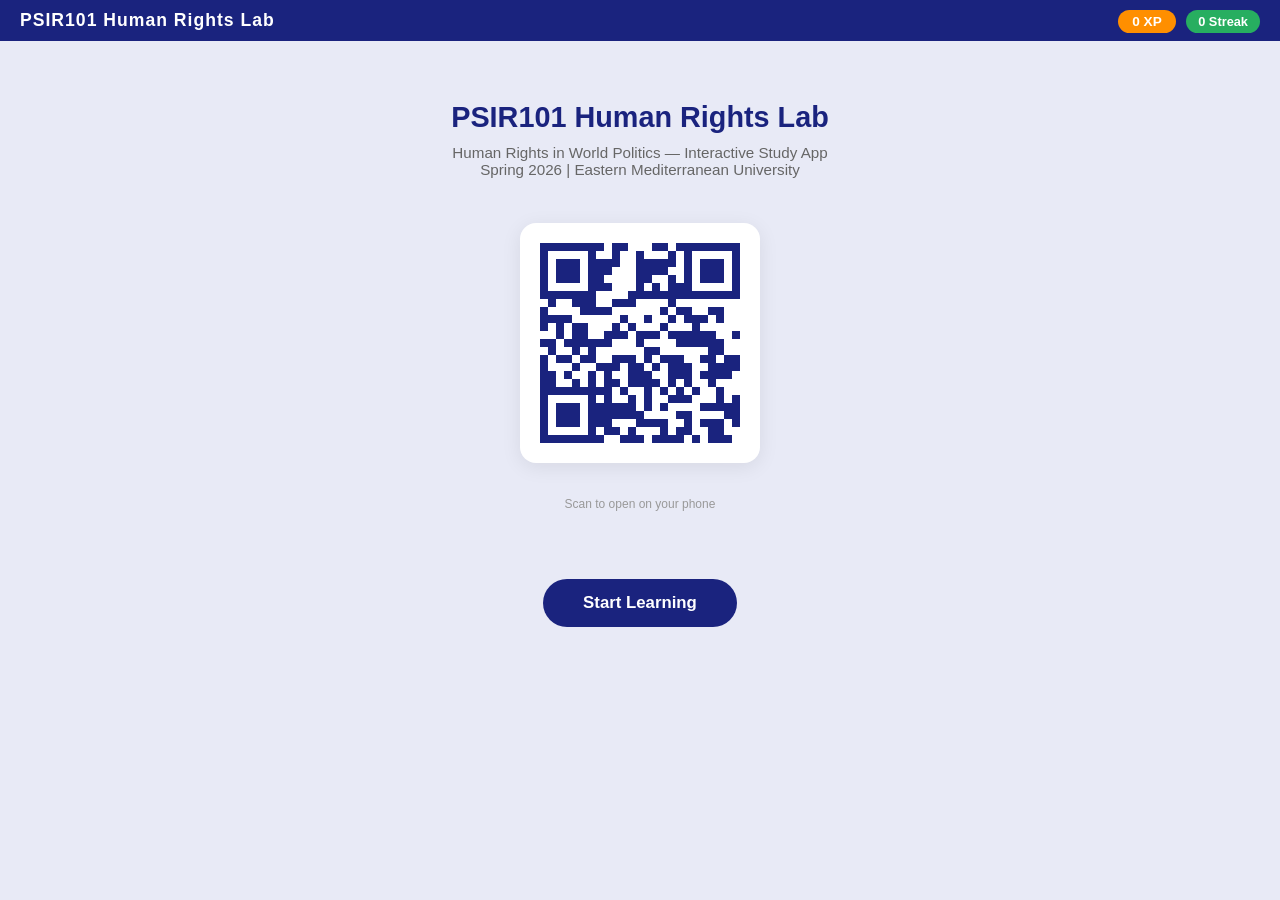
<file: human-rights-lab.html>
<!DOCTYPE html>
<html lang="en">
<head>
<meta charset="UTF-8">
<meta name="viewport" content="width=device-width, initial-scale=1.0">
<title>PSIR101 Human Rights Lab</title>
<style>
*{margin:0;padding:0;box-sizing:border-box}
:root{
--navy:#1a237e;--gold:#ff8f00;--light:#e8eaf6;--mid:#c5cae9;
--dark:#2c2c2c;--accent:#c0392b;--green:#27ae60;--teal:#1abc9c;
--purple:#6a1b9a;--orange:#e67e22;--blue:#2980b9;
}
body{font-family:'Segoe UI',Roboto,Arial,sans-serif;background:var(--light);color:var(--dark);min-height:100vh}
.topbar{background:var(--navy);color:#fff;padding:10px 20px;display:flex;align-items:center;justify-content:space-between;flex-wrap:wrap;gap:8px;position:sticky;top:0;z-index:100}
.topbar h1{font-size:1.1em;letter-spacing:1px}
.xp-badge{background:var(--gold);color:#fff;padding:4px 14px;border-radius:20px;font-weight:700;font-size:.85em}
.streak-badge{background:var(--green);color:#fff;padding:4px 12px;border-radius:20px;font-weight:700;font-size:.8em;margin-left:6px}
.tabs{display:flex;background:#fff;border-bottom:2px solid var(--mid);overflow-x:auto;padding:0 10px}
.tab-btn{padding:12px 18px;border:none;background:none;cursor:pointer;font-size:.82em;font-weight:600;color:#888;white-space:nowrap;border-bottom:3px solid transparent;transition:.2s}
.tab-btn:hover{color:var(--navy)}
.tab-btn.active{color:var(--navy);border-bottom-color:var(--gold)}
.container{max-width:900px;margin:0 auto;padding:20px}
.panel{display:none}.panel.active{display:block}
#landing{text-align:center;padding:40px 20px}
#landing h2{color:var(--navy);font-size:1.8em;margin-bottom:10px}
#landing p{color:#666;margin-bottom:25px;font-size:.95em}
#qr-container{margin:20px auto;display:inline-block;padding:20px;background:#fff;border-radius:16px;box-shadow:0 4px 20px rgba(0,0,0,.08)}
#qr-container canvas{display:block}
.start-btn{display:inline-block;margin-top:25px;padding:14px 40px;background:var(--navy);color:#fff;border:none;border-radius:30px;font-size:1.05em;font-weight:700;cursor:pointer;transition:.2s}
.start-btn:hover{background:var(--gold)}
.card{background:#fff;border-radius:14px;padding:24px;margin-bottom:20px;box-shadow:0 2px 12px rgba(0,0,0,.06)}
.card h3{color:var(--navy);margin-bottom:10px;font-size:1.05em}
.card h4{color:var(--gold);font-size:.9em;margin-bottom:8px}
.section-header{background:linear-gradient(135deg,var(--navy),#283593);color:#fff;border-radius:14px;padding:20px 24px;margin-bottom:16px}
.section-header h3{color:#fff;font-size:1.1em}
.section-header p{color:rgba(255,255,255,.8);font-size:.82em;margin-top:4px}
.video-wrap{position:relative;padding-bottom:56.25%;height:0;margin:12px 0;border-radius:10px;overflow:hidden}
.video-wrap iframe{position:absolute;top:0;left:0;width:100%;height:100%;border:0}
.reflect-q{background:var(--light);border-left:4px solid var(--gold);padding:14px 18px;margin:12px 0;border-radius:0 10px 10px 0;font-size:.88em}
.reflect-options{display:flex;flex-direction:column;gap:8px;margin:10px 0}
.reflect-opt{padding:10px 16px;background:#fff;border:2px solid var(--mid);border-radius:10px;cursor:pointer;font-size:.85em;transition:.2s}
.reflect-opt:hover{border-color:var(--blue)}
.reflect-opt.selected{border-color:var(--navy);background:#e8eaf6}
.reflect-opt.correct{border-color:var(--green);background:#eafaf1}
.reflect-opt.wrong{border-color:var(--accent);background:#fdedec}
.model-answer{background:#eafaf1;border-left:4px solid var(--green);padding:14px 18px;margin:12px 0;border-radius:0 10px 10px 0;font-size:.84em;display:none}
.model-answer.show{display:block}
.reflect-btn{padding:8px 22px;background:var(--navy);color:#fff;border:none;border-radius:8px;cursor:pointer;font-size:.85em;margin-top:8px}
.reflect-btn:hover{background:var(--gold)}
.reflect-btn:disabled{opacity:.5;cursor:default}
.completed-badge{display:inline-block;background:var(--green);color:#fff;padding:3px 12px;border-radius:12px;font-size:.75em;font-weight:600}
.sort-item{padding:12px 18px;background:#fff;border:2px solid var(--mid);border-radius:10px;margin:8px 0;cursor:pointer;font-size:.88em;transition:.2s;user-select:none}
.sort-item:hover{border-color:var(--blue)}
.sort-item.placed{opacity:.4;cursor:default}
.sort-zones{display:grid;grid-template-columns:1fr 1fr 1fr;gap:16px;margin:16px 0}
.sort-zone{min-height:120px;border:2px dashed var(--mid);border-radius:12px;padding:14px;text-align:center}
.sort-zone h4{color:var(--navy);margin-bottom:8px;font-size:.9em}
.sort-zone.over{border-color:var(--gold);background:rgba(26,35,126,.05)}
.sorted-item{padding:8px 14px;background:var(--light);border-radius:8px;margin:4px 0;font-size:.82em;display:inline-block}
.sorted-item.correct{background:#eafaf1;border:1px solid var(--green)}
.sorted-item.wrong{background:#fdedec;border:1px solid var(--accent)}
.dim-card{background:#fff;border-radius:14px;padding:20px;margin-bottom:16px;box-shadow:0 2px 10px rgba(0,0,0,.06)}
.dim-card .scenario{font-size:.9em;margin-bottom:12px;line-height:1.5}
.dim-options{display:flex;flex-wrap:wrap;gap:8px;margin:8px 0}
.dim-pill{padding:8px 16px;border-radius:20px;border:2px solid var(--mid);background:#fff;cursor:pointer;font-size:.8em;font-weight:600;transition:.2s}
.dim-pill:hover{border-color:var(--navy)}
.dim-pill.selected{background:var(--navy);color:#fff;border-color:var(--navy)}
.dim-pill.correct{background:var(--green);color:#fff;border-color:var(--green)}
.dim-pill.wrong{background:var(--accent);color:#fff;border-color:var(--accent)}
.dim-explain{background:#eafaf1;border-left:4px solid var(--green);padding:12px 16px;margin-top:10px;border-radius:0 10px 10px 0;font-size:.82em;display:none}
.dim-explain.show{display:block}
.match-grid{display:grid;grid-template-columns:1fr 1fr;gap:12px}
.match-item{padding:12px 16px;background:#fff;border:2px solid var(--mid);border-radius:10px;cursor:pointer;font-size:.84em;text-align:center;transition:.2s;min-height:60px;display:flex;align-items:center;justify-content:center}
.match-item:hover{border-color:var(--blue)}
.match-item.sel{border-color:var(--navy);background:#e8eaf6}
.match-item.matched{border-color:var(--green);background:#eafaf1;cursor:default}
.match-item.wrong-flash{animation:wrongFlash .5s}
@keyframes wrongFlash{0%,100%{background:#fff}50%{background:#fdedec}}
.tl-item{padding:12px 18px;background:#fff;border:2px solid var(--mid);border-radius:10px;margin:6px 0;cursor:grab;font-size:.85em;display:flex;align-items:center;gap:10px;user-select:none}
.tl-item .handle{color:var(--navy);font-weight:700;font-size:1.1em}
.tl-item.dragging{opacity:.5}
.tl-item.correct{border-color:var(--green);background:#eafaf1}
.tl-item.wrong{border-color:var(--accent);background:#fdedec}
.stat-grid{display:grid;grid-template-columns:repeat(auto-fit,minmax(150px,1fr));gap:14px;margin:16px 0}
.stat-card{background:#fff;border-radius:14px;padding:20px;text-align:center;box-shadow:0 2px 10px rgba(0,0,0,.06)}
.stat-card .num{font-size:2em;font-weight:800;color:var(--navy);display:block}
.stat-card .lbl{font-size:.75em;color:#888;margin-top:2px}
.progress-bar{height:10px;background:var(--mid);border-radius:5px;overflow:hidden;margin:6px 0}
.progress-bar .fill{height:100%;background:linear-gradient(90deg,var(--navy),var(--gold));border-radius:5px;transition:width .4s}
.result-banner{padding:16px 20px;border-radius:12px;text-align:center;margin:16px 0;font-weight:700;font-size:.95em}
.result-banner.great{background:#eafaf1;color:var(--green)}
.result-banner.good{background:#fef9e7;color:var(--gold)}
.result-banner.try{background:#fdedec;color:var(--accent)}
.reset-btn{padding:8px 20px;background:var(--accent);color:#fff;border:none;border-radius:8px;cursor:pointer;font-size:.85em;margin-top:12px}
.check-btn{padding:10px 28px;background:var(--navy);color:#fff;border:none;border-radius:10px;cursor:pointer;font-size:.95em;font-weight:700;margin-top:14px}
.check-btn:hover{background:var(--gold)}
.sub-nav{display:flex;gap:8px;margin-bottom:16px;flex-wrap:wrap}
.sub-btn{padding:8px 16px;border:2px solid var(--mid);background:#fff;border-radius:20px;cursor:pointer;font-size:.8em;font-weight:600;color:#666;transition:.2s}
.sub-btn:hover{border-color:var(--navy);color:var(--navy)}
.sub-btn.active{background:var(--navy);color:#fff;border-color:var(--navy)}
.debate-prompt{background:#e8eaf6;border:2px solid #1a237e;border-radius:12px;padding:18px;margin-top:14px;font-size:.88em;line-height:1.55}
.debate-prompt strong{color:#1a237e}
@media(max-width:600px){
.sort-zones{grid-template-columns:1fr}
.match-grid{grid-template-columns:1fr}
.stat-grid{grid-template-columns:1fr 1fr}
.tabs{padding:0 4px}
.tab-btn{padding:10px 12px;font-size:.75em}
}
</style>
</head>
<body>
<div class="topbar">
  <h1>PSIR101 Human Rights Lab</h1>
  <div>
    <span class="xp-badge" id="xpDisplay">0 XP</span>
    <span class="streak-badge" id="streakDisplay">0 Streak</span>
  </div>
</div>
<div class="tabs" id="tabBar" style="display:none">
  <button class="tab-btn active" data-tab="videos">Video &amp; Case Reflections</button>
  <button class="tab-btn" data-tab="sorter">Myth, Reality, or Complicated?</button>
  <button class="tab-btn" data-tab="theory">Theory Identifier</button>
  <button class="tab-btn" data-tab="match">Key Thinkers Match</button>
  <button class="tab-btn" data-tab="timeline">Timeline Sort</button>
  <button class="tab-btn" data-tab="debate">Debate Arena</button>
  <button class="tab-btn" data-tab="stats">My Stats</button>
</div>
<div class="container">

<!-- LANDING -->
<div id="landing">
  <h2>PSIR101 Human Rights Lab</h2>
  <p>Human Rights in World Politics &mdash; Interactive Study App<br>Spring 2026 | Eastern Mediterranean University</p>
  <div id="qr-container"></div>
  <p style="font-size:.75em;color:#999;margin-top:10px">Scan to open on your phone</p>
  <br>
  <button class="start-btn" id="startBtn">Start Learning</button>
</div>

<!-- VIDEOS -->
<div class="panel" id="panel-videos">
  <div class="sub-nav" id="vidSubNav">
    <button class="sub-btn active" data-sec="secA">A: Universal Human Rights</button>
    <button class="sub-btn" data-sec="secB">B: The Human Rights Regime</button>
    <button class="sub-btn" data-sec="secC">C: R2P &amp; Humanitarian Intervention</button>
    <button class="sub-btn" data-sec="secD">D: Case Studies</button>
  </div>
  <div id="vidSections"></div>
</div>

<!-- SORTER -->
<div class="panel" id="panel-sorter">
  <div class="card">
    <h3>Concept Sorter: Myth, Reality, or It's Complicated?</h3>
    <p style="font-size:.85em;color:#666">Sort each statement about human rights in world politics. 10 XP per correct answer.</p>
  </div>
  <div id="sorterItems"></div>
  <div class="sort-zones">
    <div class="sort-zone" id="zoneMyth" data-zone="myth"><h4>MYTH</h4><div class="zone-items"></div></div>
    <div class="sort-zone" id="zoneComplex" data-zone="complex"><h4>IT'S COMPLICATED</h4><div class="zone-items"></div></div>
    <div class="sort-zone" id="zoneReality" data-zone="reality"><h4>REALITY</h4><div class="zone-items"></div></div>
  </div>
  <button class="check-btn" id="checkSorter">Check Answers</button>
  <div id="sorterResult"></div>
</div>

<!-- THEORY IDENTIFIER -->
<div class="panel" id="panel-theory">
  <div class="card">
    <h3>Theory Identifier</h3>
    <p style="font-size:.85em;color:#666">Read each statement and identify which IR perspective it best reflects. 15 XP per correct answer.</p>
  </div>
  <div id="theoryItems"></div>
  <button class="check-btn" id="checkTheory">Check Answers</button>
  <div id="theoryResult"></div>
</div>

<!-- KEY THINKERS MATCH -->
<div class="panel" id="panel-match">
  <div class="card">
    <h3>Key Thinkers &amp; Concepts Match</h3>
    <p style="font-size:.85em;color:#666">Select a thinker or concept, then select its definition. 15 XP per correct match.</p>
  </div>
  <div class="match-grid" id="matchGrid"></div>
  <div id="matchResult"></div>
</div>

<!-- TIMELINE -->
<div class="panel" id="panel-timeline">
  <div class="card">
    <h3>Timeline Sort: Human Rights Milestones</h3>
    <p style="font-size:.85em;color:#666">Drag events into chronological order (earliest at top). 20 XP for perfect order.</p>
  </div>
  <div id="tlItems"></div>
  <button class="check-btn" id="checkTL">Check Order</button>
  <div id="tlResult"></div>
</div>

<!-- DEBATE ARENA -->
<div class="panel" id="panel-debate">
  <div class="card">
    <h3>Debate Arena</h3>
    <p style="font-size:.85em;color:#666">No right answers &mdash; just hard questions. Use these for tutorial discussion or essay brainstorming.</p>
  </div>
  <div id="debateItems"></div>
</div>

<!-- STATS -->
<div class="panel" id="panel-stats">
  <div class="card"><h3>My Progress</h3></div>
  <div class="stat-grid" id="statGrid"></div>
  <div class="card" id="activityProgress"><h3>Activity Completion</h3></div>
  <button class="reset-btn" id="resetBtn">Reset All Progress</button>
</div>

</div>

<script>
// QR
const QR=(function(){function g(){
const c=document.createElement('canvas');const sz=200;c.width=sz;c.height=sz;const x=c.getContext('2d');
x.fillStyle='#fff';x.fillRect(0,0,sz,sz);x.fillStyle='#1a237e';
const bs=8;for(let r=0;r<25;r++)for(let cl=0;cl<25;cl++){if(Math.random()>.55||(r<7&&cl<7)||(r<7&&cl>17)||(r>17&&cl<7))x.fillRect(cl*bs,r*bs,bs,bs);}
function fp(ox,oy){x.fillStyle='#1a237e';x.fillRect(ox,oy,7*bs,7*bs);x.fillStyle='#fff';x.fillRect(ox+bs,oy+bs,5*bs,5*bs);x.fillStyle='#1a237e';x.fillRect(ox+2*bs,oy+2*bs,3*bs,3*bs);}
fp(0,0);fp(18*bs,0);fp(0,18*bs);return c;}
return{generate:g};})();

// STATE
let xp=0,streak=0,maxStreak=0;
const done={sorter:false,theory:false,match:false,timeline:false,videos:{}};
function addXP(n){xp+=n;document.getElementById('xpDisplay').textContent=xp+' XP';}
function addStreak(){streak++;if(streak>maxStreak)maxStreak=streak;document.getElementById('streakDisplay').textContent=streak+' Streak';}
function breakStreak(){streak=0;document.getElementById('streakDisplay').textContent='0 Streak';}
function shuffle(a){for(let i=a.length-1;i>0;i--){const j=Math.floor(Math.random()*(i+1));[a[i],a[j]]=[a[j],a[i]];}return a;}

// VIDEO DATA
const VID_DATA={
secA:{
  title:"A: Universal Human Rights \u2014 The Foundation",
  desc:"What are human rights? Where do they come from? Are they truly universal? (Baylis, Smith & Owens, pp. 498\u2013513)",
  items:[
    {id:"a1",type:"video",title:"What Are the Universal Human Rights? (Benedetta Berti / TED-Ed)",yt:"nDgIVseTkuE",
     q:"Berti explains that human rights are rights you have simply because you are human. The UDHR (1948) lists 30 articles. But Baylis, Smith & Owens note a persistent tension in human rights scholarship. What is it?",
     opts:["Whether human rights should include economic rights","The tension between universalism (human rights apply to everyone, everywhere, at all times) and cultural relativism (rights are shaped by cultural context and cannot be imposed from outside)","Whether the UN should have an army to enforce rights"],
     correct:1,
     model:"This is the central debate in the human rights chapter. Universalists argue that rights like freedom from torture, the right to life, and equality before the law are inherent to all humans regardless of culture. Cultural relativists argue that the UDHR reflects Western liberal values and was drafted without meaningful input from colonised peoples. The truth is more nuanced than either extreme: many non-Western traditions contain rights-like concepts (Islamic jurisprudence on the dignity of the person, Ubuntu philosophy in southern Africa), and the most vocal critics of \u2018universalism\u2019 are often authoritarian governments using cultural relativism as a shield against accountability. The chapter argues we must take the critique seriously without abandoning the principle."},
    {id:"a2",type:"case",title:"Reading: The UDHR \u2014 A Product of Its Time?",
     text:"The Universal Declaration of Human Rights was adopted by the UN General Assembly on 10 December 1948, with 48 votes in favour, 0 against, and 8 abstentions (Soviet bloc, Saudi Arabia, South Africa). It was drafted by a committee chaired by Eleanor Roosevelt. Critics note that most of Africa and Asia were still under colonial rule in 1948 and had no voice in the drafting. Supporters note that the committee included P.C. Chang (China), Charles Malik (Lebanon), and Hansa Mehta (India), and that the UDHR has since been endorsed by virtually every state. The 1993 Vienna Declaration reaffirmed universality while acknowledging \u2018national and regional particularities.\u2019",
     q:"If most of the world was under colonial rule when the UDHR was drafted, can it really claim to be \u2018universal\u2019?",
     opts:["No \u2014 it is a Western document and should be rejected","The UDHR\u2019s origins are imperfect, but its subsequent near-universal endorsement, its influence on national constitutions worldwide, and its adoption by post-colonial states as a tool against oppression suggest it has acquired universality through practice, not just drafting","Yes \u2014 it is perfect and beyond criticism"],
     correct:1,
     model:"This is a constructivist insight: norms can acquire legitimacy through practice and adoption, not only through their origins. The UDHR was indeed drafted in a context of colonialism, and its emphasis on civil and political rights over economic and social rights reflected Western priorities. But post-colonial states actively used the UDHR against their colonisers \u2014 the anti-apartheid movement, the Indian independence movement, and African liberation movements all invoked its language. The Vienna Declaration\u2019s formula (\u2018universal, indivisible, interdependent\u2019 but acknowledging \u2018particularities\u2019) is a diplomatic compromise, but it reflects a genuine reality: human rights are both aspirational ideals and political tools."},
    {id:"a3",type:"case",title:"Key Concept: Universalism vs. Cultural Relativism \u2014 The Asian Values Debate",
     text:"In the 1990s, leaders like Lee Kuan Yew (Singapore) and Mahathir Mohamad (Malaysia) argued that \u2018Asian values\u2019 \u2014 emphasising community, order, and respect for authority \u2014 were incompatible with Western-style individual human rights. They argued that economic development should take priority over political freedom. Critics (including many Asian scholars and activists like Amartya Sen) responded that \u2018Asian values\u2019 were invoked selectively by authoritarian leaders to justify repression, and that Asia\u2019s diverse traditions contain strong commitments to human dignity. The debate faded after the 1997 Asian financial crisis undermined the credibility of the \u2018development-first\u2019 argument.",
     q:"Was the \u2018Asian values\u2019 debate a genuine philosophical disagreement about rights, or a political strategy by authoritarian leaders?",
     opts:["It was purely philosophical with no political motivation","It was both \u2014 there are genuine philosophical questions about the relationship between individual rights and communal obligations, but the \u2018Asian values\u2019 argument was primarily deployed by leaders seeking to deflect international criticism of their own human rights records","Asian values are superior to Western values"],
     correct:1,
     model:"Amartya Sen\u2019s response is key: he argued that Asia has no single set of values, that traditions like Buddhism, Confucianism, and Islam contain diverse views on rights and authority, and that the claim to speak for \u2018Asian values\u2019 was itself an exercise of power by elites. The debate illustrates a broader pattern: cultural relativism is often weaponised by states to deflect scrutiny. But the philosophical question remains real \u2014 how do we balance individual autonomy with communal solidarity? The answer is not to abandon universalism, but to ensure that universal principles are interpreted through genuinely inclusive dialogue, not imposed by any single culture."}
  ]
},
secB:{
  title:"B: The International Human Rights Regime",
  desc:"How has the international community tried to protect human rights? What institutions exist, and how effective are they?",
  items:[
    {id:"b1",type:"case",title:"The Architecture of Human Rights: Treaty Bodies, the HRC, and the UPR",
     text:"The international human rights regime consists of: (1) The core treaties \u2014 ICCPR, ICESCR, CEDAW, CAT, CRC, CERD, CRPD, and others \u2014 each monitored by a treaty body. (2) The UN Human Rights Council (HRC), a 47-member body that replaced the discredited Commission on Human Rights in 2006. (3) The Universal Periodic Review (UPR), which reviews every UN member state\u2019s human rights record every 4.5 years. (4) Special Procedures \u2014 independent experts and rapporteurs who investigate thematic or country-specific issues. (5) The Office of the High Commissioner for Human Rights (OHCHR). The system is vast but enforcement is weak: treaty bodies issue recommendations, not binding orders; the HRC has been criticised for electing members with poor human rights records; and compliance depends on state willingness.",
     q:"The human rights regime has impressive institutional architecture but weak enforcement. Why?",
     opts:["Because nobody cares about human rights","Because the international system is built on state sovereignty \u2014 states create human rights institutions but resist giving them the power to override sovereign authority, producing a structural gap between rights on paper and rights in practice","Because the institutions are too new to be effective"],
     correct:1,
     model:"This is the fundamental paradox of international human rights law: the same states that create the rules are the ones who must obey them, and they resist creating enforcement mechanisms that could be used against themselves. A realist sees this as inevitable: states will never cede sovereignty over how they treat their own citizens. A liberal institutionalist argues that even weak institutions matter \u2014 naming and shaming, UPR pressure, and treaty body recommendations create normative pressure that gradually changes state behaviour. A constructivist argues that the real power of human rights is not enforcement but socialisation: states internalise norms over time. The evidence is mixed \u2014 some states have improved, others use membership of the HRC as a shield."},
    {id:"b2",type:"case",title:"Reading: HRW World Report 2026 \u2014 Syria",
     text:"Human Rights Watch\u2019s World Report 2026 documents Syria\u2019s transition following the December 2024 overthrow of Bashar al-Assad by opposition forces led by Hay\u2019at Tahrir al-Sham (HTS). A transitional government under Ahmed al-Sharaa was announced in March 2025, with a five-year mandate until elections. However, the constitutional declaration concentrates power in the executive without checks. Identity-based massacres of Alawite and Druze civilians occurred in March and July 2025, killing at least 2,400 people. The Transitional Justice Commission established in May 2025 only covers abuses by the former government, excluding other actors. Over 90% of Syrians live below the poverty line. 14.6 million struggle to access food. Over 7 million remain internally displaced, and 4.5 million are refugees abroad. The ICC prosecutor visited Damascus in January 2025, signalling openness to accountability. Meanwhile, Israeli forces pushed deep into southern Syria, carrying out forced displacement, home demolitions, and 277 airstrikes on Syrian military infrastructure.",
     q:"Syria\u2019s Transitional Justice Commission only investigates abuses by the former Assad government. Why is this a problem for human rights?",
     opts:["It isn\u2019t \u2014 only the former government committed abuses","Selective justice undermines the universality of human rights: if only one side\u2019s abuses are investigated, victims of other actors (opposition forces, Turkish-backed factions, Israeli forces, SDF) are denied accountability, and the principle that all perpetrators must face justice is eroded","The Commission should wait until peace is fully established"],
     correct:1,
     model:"This is a critical test of the universality principle in practice. Human rights law applies to all parties in a conflict, not just the losing side. If Syria\u2019s transitional justice only addresses Assad-era crimes, it risks becoming victor\u2019s justice \u2014 a political tool rather than a genuine accountability mechanism. The HRW report documents serious abuses by government forces after the transition, by SNA factions, by the SDF, and by Israeli forces. A credible transitional justice process must address all of these, or it will lack legitimacy and fail to prevent future abuses. This connects to the broader debate about whether human rights institutions serve justice or power."},
    {id:"b3",type:"case",title:"Case Study: The UN Human Rights Council \u2014 Guardian or Hypocrite?",
     text:"The HRC was created in 2006 to replace the widely discredited Commission on Human Rights. It introduced the UPR and expanded Special Procedures. However, states with severe human rights problems have regularly won seats (e.g., Saudi Arabia, China, Russia, Venezuela). The US withdrew under Trump in 2018 (citing anti-Israel bias), rejoined under Biden in 2021, and its future participation remains uncertain. The HRC has been criticised for spending disproportionate time on Israel while neglecting crises in China, North Korea, and elsewhere. Defenders argue the HRC has created important commissions of inquiry (Syria, Myanmar, Ethiopia) and that the UPR applies to all states equally.",
     q:"Does the HRC\u2019s membership of states with poor human rights records undermine its legitimacy?",
     opts:["Yes \u2014 it proves human rights institutions are a sham","The membership problem is real but not fatal: the HRC\u2019s value lies in its mechanisms (UPR, Special Procedures, Commissions of Inquiry) rather than in the virtue of its members \u2014 the goal is to create accountability structures that apply even to reluctant states","No \u2014 every state has a perfect right to sit on any UN body"],
     correct:1,
     model:"The HRC\u2019s membership paradox illustrates the tension between sovereign equality and human rights conditionality. A realist says: of course powerful states manipulate institutions. A liberal says: the mechanisms matter more than the membership \u2014 the UPR reviews every state, and Special Rapporteurs have investigated abuses in even the most powerful countries. A constructivist notes that even hypocritical membership creates \u2018rhetorical entrapment\u2019: states that join the HRC expose themselves to scrutiny they cannot entirely avoid. The HRC is imperfect, but it is the best global mechanism we have."}
  ]
},
secC:{
  title:"C: R2P & Humanitarian Intervention \u2014 When Should the World Act?",
  desc:"Sovereignty means states are free from external interference. But what happens when a state massacres its own people?",
  items:[
    {id:"c1",type:"case",title:"Key Concept: R2P \u2014 The Responsibility to Protect",
     text:"R2P was unanimously adopted at the 2005 UN World Summit. It rests on three pillars: (1) Every state has the responsibility to protect its population from genocide, war crimes, ethnic cleansing, and crimes against humanity. (2) The international community should assist states in fulfilling this responsibility. (3) If a state is manifestly failing to protect its population, the international community should take collective action, including as a last resort through the UN Security Council. R2P was invoked to justify the 2011 NATO intervention in Libya (UNSC Resolution 1973). But the intervention\u2019s aftermath \u2014 regime change, state collapse, ongoing civil war \u2014 damaged R2P\u2019s credibility and made Russia and China deeply suspicious of future invocations. R2P was not invoked effectively in Syria, where the Assad government killed hundreds of thousands of civilians while the Security Council was paralysed by Russian and Chinese vetoes.",
     q:"R2P was designed to prevent mass atrocities. Why has it been so difficult to implement consistently?",
     opts:["Because mass atrocities are rare and R2P is unnecessary","Because R2P requires Security Council authorisation, and the veto power of the P5 means that intervention is blocked whenever a permanent member has strategic interests in protecting the perpetrating state \u2014 this creates a structural inconsistency where R2P works against weak states without powerful allies but fails against those with them","Because R2P has been formally abandoned by the UN"],
     correct:1,
     model:"This is the central problem. R2P is not a law \u2014 it is a political commitment. Its implementation depends on the Security Council, where any of the P5 can veto action. Russia vetoed Syria resolutions to protect its ally Assad. The US has shielded Israel from accountability. China opposes intervention on sovereignty grounds. The result: R2P works selectively. Libya (2011) was possible because Russia and China abstained; Syria was blocked because Russia vetoed. This selectivity \u2014 \u2018why Libya but not Syria?\u2019 \u2014 is R2P\u2019s greatest vulnerability. The 2025 UN Secretary-General\u2019s report on R2P\u2019s 20th anniversary acknowledges this directly: despite improved early warning capacity, political will remains the missing ingredient."},
    {id:"c2",type:"case",title:"Reading: Global Centre for R2P (Sept 2025) \u2014 \u2018Urgent Call to Action: R2P and the Palestinian People\u2019",
     text:"The Global Centre for R2P issued an urgent call in September 2025, arguing that the international community has failed to uphold R2P in the Occupied Palestinian Territory. The statement documents what it calls \u2018genocide, war crimes, crimes against humanity and ethnic cleansing\u2019 in Gaza, including the use of starvation as a weapon of war, deliberate targeting of civilians, and destruction of civilian infrastructure. It notes that the Security Council has been blocked by US vetoes (a pattern of 14\u20131 votes), and calls for: a multinational protection force, a comprehensive arms embargo on Israel, immediate humanitarian access, and enforcement of ICJ rulings. The statement explicitly frames the crisis as an R2P case, arguing that Israel, as the occupying power, has manifestly failed to protect the Palestinian population.",
     q:"The Global Centre\u2019s statement applies R2P to the Palestinian situation. Why is this application of R2P politically controversial, even though the legal criteria may be met?",
     opts:["Because R2P doesn\u2019t apply to occupied territories","Because the US, as a permanent Security Council member with strategic ties to Israel, has consistently vetoed resolutions that would authorise collective action \u2014 demonstrating that R2P\u2019s third pillar (international action when a state fails) is structurally blocked when the perpetrating state has a P5 ally","Because the Global Centre has no authority to invoke R2P"],
     correct:1,
     model:"This case crystallises R2P\u2019s structural weakness. The legal analysis may support application: the four crimes (genocide, war crimes, crimes against humanity, ethnic cleansing) are alleged with substantial evidence; the state (Israel as occupying power) is accused of manifestly failing to protect. But the political mechanism (Security Council action) is blocked by the US veto. The Global Centre\u2019s response \u2014 calling for General Assembly action under \u2018Uniting for Peace,\u2019 arms embargoes, and ICJ enforcement \u2014 represents an attempt to find alternatives to Security Council paralysis. Whether these alternatives can work is the open question. The case also exposes the \u2018double standards\u2019 critique: if R2P was invoked for Libya, why not for Palestine?"},
    {id:"c3",type:"case",title:"Reading: UN Secretary-General (May 2025) \u2014 \u2018R2P: 20 Years of Commitment\u2019",
     text:"The UN Secretary-General\u2019s 17th report on R2P marks its 20th anniversary with a stark assessment: despite unanimous commitment in 2005, atrocity crimes have increased globally. Violent conflicts are at their highest since WWII. 123 million people are forcibly displaced (up from 37 million in 2005). The report acknowledges progress \u2014 national prevention mechanisms in over a dozen states, regional early-warning systems, the African Union\u2019s new Special Envoy for Prevention of Genocide \u2014 but warns that \u2018selective practices, double standards and failures to take concerted action\u2019 are undermining R2P. It highlights new threats: AI and new technologies that \u2018obscure accountability and lower the threshold for the use of force,\u2019 climate change, misinformation, and shrinking civic space. The report recommends: (1) permanent national prevention mechanisms, (2) regional consultations, and (3) technical guidance on implementing R2P.",
     q:"After 20 years, R2P has not prevented the increase in atrocity crimes. Should it be abandoned?",
     opts:["Yes \u2014 it has clearly failed and gives false hope","No \u2014 R2P\u2019s value is not measured only by its failures; it has created a normative framework, institutional infrastructure (early warning, national focal points, commissions of inquiry), and a shared language of accountability that did not exist before 2005 \u2014 the problem is not the principle but the political will to implement it","R2P is irrelevant to modern conflicts"],
     correct:1,
     model:"The Secretary-General\u2019s own framing is instructive: the problem is not the norm but the implementation gap. Before R2P, sovereignty was an absolute shield \u2014 states could massacre their own people with impunity, and other states could say \u2018it\u2019s not our business.\u2019 R2P changed the normative landscape: it established that sovereignty comes with responsibility, and that failure to protect creates international obligation. The fact that this obligation is often unmet does not mean the norm is worthless \u2014 it means the political structures (especially the veto) prevent its consistent application. Abandoning R2P would not solve the political problem; it would remove the normative framework that at least creates pressure for action."}
  ]
},
secD:{
  title:"D: Case Studies \u2014 Human Rights on the Ground",
  desc:"From Syria to Cyprus, how do human rights play out in practice?",
  items:[
    {id:"d1",type:"case",title:"Case Study: Libya 2011 \u2014 R2P\u2019s High Point and Its Unravelling",
     text:"In February 2011, Muammar Gaddafi\u2019s forces attacked protesters in Benghazi. The Security Council passed Resolution 1973 authorising \u2018all necessary measures\u2019 to protect civilians. NATO launched an air campaign. Gaddafi was overthrown and killed in October 2011. But the intervention went beyond civilian protection to regime change, and Libya descended into civil war, with two rival governments, militia rule, and a migrant slave trade. Russia and China, who had abstained on Resolution 1973, accused NATO of abusing the R2P mandate and subsequently vetoed Syria resolutions. The Libya case became the defining example of R2P\u2019s promise and its peril.",
     q:"Libya is often called R2P\u2019s \u2018high point\u2019 and its \u2018cautionary tale.\u2019 What went wrong?",
     opts:["Nothing \u2014 the intervention was a complete success","The intervention succeeded in its immediate goal (stopping the massacre in Benghazi) but exceeded its mandate by pursuing regime change, failed to plan for post-intervention stability, and created a precedent that made Russia and China unwilling to authorise future R2P interventions \u2014 meaning Libya\u2019s \u2018success\u2019 contributed directly to Syria\u2019s failure","The intervention should never have happened"],
     correct:1,
     model:"Libya illustrates the \u2018day after\u2019 problem: R2P authorised protection, not regime change. By toppling Gaddafi without planning for what came next, NATO created state collapse. And by exceeding the mandate, it destroyed trust between the P5 \u2014 Russia and China felt betrayed, and they used this as justification for vetoing Syria resolutions. The lesson: humanitarian intervention without post-conflict planning is not humanitarian. And R2P cannot survive if it is perceived as a cover for regime change by Western powers."},
    {id:"d2",type:"case",title:"Case Study: Syria \u2014 R2P\u2019s Greatest Failure",
     text:"Syria\u2019s civil war (2011\u20132024) killed over 500,000 people and displaced half the population. The Assad government used chemical weapons, barrel bombs, siege starvation, and systematic torture. Russia vetoed at least 16 Security Council resolutions on Syria between 2011 and 2024. R2P was never effectively invoked. In December 2024, Assad was overthrown by opposition forces, but the new transitional government has also committed identity-based massacres (Alawite and Druze civilians, 2025). The Syria case is widely considered R2P\u2019s greatest failure \u2014 a situation where all four atrocity crimes were committed, yet the international community failed to act.",
     q:"Russia vetoed Syria resolutions to protect its strategic ally. Does this mean R2P is only applied to states without powerful friends?",
     opts:["No \u2014 R2P is applied equally to all states","Effectively, yes \u2014 R2P\u2019s dependence on the Security Council means it is structurally biased: states with a P5 patron are shielded from intervention, while states without one (like Libya) are vulnerable \u2014 this selectivity is R2P\u2019s most damaging critique","R2P doesn\u2019t depend on the Security Council"],
     correct:1,
     model:"Syria is the case that proves the structural critique. If R2P only works when the P5 agree, then it only works against weak, isolated states. This is not a failure of the principle but of the institutional mechanism. Reforming the veto (the French-Mexican initiative to restrain vetoes in atrocity situations, the ACT Group\u2019s Code of Conduct) is one proposed solution, but the P5 have no incentive to limit their own power. The alternative \u2014 General Assembly action under \u2018Uniting for Peace\u2019 \u2014 has symbolic value but lacks enforcement capacity."},
    {id:"d3",type:"case",title:"Case Study: Human Rights in Cyprus \u2014 Division, Displacement, and the Missing",
     text:"Cyprus has been divided since 1974, when a Greek-nationalist coup was followed by a Turkish military intervention. Approximately 200,000 Greek Cypriots were displaced from the north, and around 60,000 Turkish Cypriots were displaced from the south. Over 1,500 people from both communities remain missing. The European Court of Human Rights has ruled against Turkey in landmark cases (Loizidou v. Turkey, 1996; Cyprus v. Turkey, 2001) for violations including denial of property rights, denial of the right to return, and the treatment of missing persons. The Committee on Missing Persons (CMP), a bicommunal body, has exhumed and identified remains since 2006 but progress is slow. For many Cypriots, the missing persons issue is the most painful human rights dimension of the conflict.",
     q:"The Cyprus missing persons issue has persisted for over 50 years. What does this tell us about human rights enforcement?",
     opts:["That human rights are only rhetoric and never enforced","That even when international courts rule and mechanisms exist (ECHR, CMP), enforcement depends on political will \u2014 Turkey has not fully complied with ECHR judgments, and the broader political stalemate over reunification prevents comprehensive resolution of displacement and property rights","That Cyprus is a unique case with no broader lessons"],
     correct:1,
     model:"Cyprus is a local case with global implications. The ECHR rulings established important precedents \u2014 Loizidou confirmed that a state can be held responsible for human rights violations in territory it occupies outside its borders. But Turkey\u2019s non-compliance demonstrates that international human rights law has teeth only when political conditions allow enforcement. The CMP\u2019s slow, painful work of identifying remains illustrates a different kind of human rights practice: truth-seeking and acknowledgment as forms of justice, even without full accountability. For students at EMU, this is not abstract \u2014 it is the lived reality of your campus, your island, your families."}
  ]
}
};
// SORT DATA
const SORT_DATA=[
  {text:"Human rights are a purely Western invention with no roots in non-Western cultures.",zone:"myth",explain:"Many non-Western traditions contain rights-like concepts: Islamic jurisprudence on human dignity, Ubuntu philosophy, Confucian obligations of rulers to the people, Buddhist compassion ethics. The UDHR committee included representatives from China, Lebanon, and India."},
  {text:"The UDHR is legally binding on all UN member states.",zone:"myth",explain:"The UDHR is a declaration, not a treaty. It is not directly legally binding, though many of its provisions are now considered customary international law. The legally binding instruments are the ICCPR and ICESCR (1966)."},
  {text:"The UN Human Rights Council has been effective at holding all powerful states equally accountable.",zone:"myth",explain:"The HRC has been criticised for disproportionate focus on some states while neglecting others, and for electing members with poor human rights records. It creates accountability pressure, but it does not apply equally to powerful states."},
  {text:"States that ratify human rights treaties always comply with them.",zone:"myth",explain:"Ratification and compliance are very different things. Many states ratify treaties for legitimacy but fail to implement them. North Korea has ratified the ICCPR. Saudi Arabia has ratified the CRC. Compliance depends on domestic politics, not just ratification."},
  {text:"R2P authorises any state to intervene militarily whenever human rights are violated.",zone:"myth",explain:"R2P does not authorise unilateral intervention. Its third pillar requires collective action through the UN Security Council. Unilateral \u2018humanitarian intervention\u2019 without UNSC authorisation remains illegal under international law (though some argue for a moral right in extreme cases)."},
  {text:"Cultural relativism is always used in bad faith to justify oppression.",zone:"complex",explain:"Cultural relativism raises genuine philosophical questions about the relationship between universal principles and local contexts. While it is often weaponised by authoritarian leaders, the underlying question \u2014 who defines \u2018universal\u2019? \u2014 is legitimate and must be engaged seriously."},
  {text:"Economic and social rights (food, housing, health) are just as important as civil and political rights (speech, assembly, fair trial).",zone:"reality",explain:"The 1993 Vienna Declaration affirmed that all human rights are \u2018universal, indivisible, interdependent and interrelated.\u2019 The Western tendency to prioritise civil/political rights and the Global South\u2019s emphasis on economic/social rights reflects Cold War politics, not inherent hierarchy."},
  {text:"The number of forcibly displaced people has risen from 37 million in 2005 to over 123 million by 2024.",zone:"reality",explain:"UNHCR data confirms this dramatic increase, driven by conflicts in Syria, Ukraine, Sudan, Myanmar, the DRC, and elsewhere. This is the highest level of forced displacement since WWII."},
  {text:"Humanitarian intervention has a troubled history of being used as a cover for regime change.",zone:"complex",explain:"Libya 2011 is the clearest example: UNSC Resolution 1973 authorised civilian protection, but NATO pursued regime change. This damaged R2P\u2019s credibility. However, not all interventions exceed their mandates \u2014 the question is whether adequate safeguards exist."},
  {text:"The International Criminal Court can prosecute any leader in the world for war crimes.",zone:"complex",explain:"The ICC\u2019s jurisdiction is limited: it can only prosecute nationals of states parties, or cases referred by the Security Council. The US, Russia, China, India, and Israel are not ICC members. P5 vetoes can block referrals. The ICC has been criticised for disproportionately targeting African leaders."},
  {text:"R2P has been unanimously endorsed by all UN member states since 2005.",zone:"reality",explain:"The 2005 World Summit Outcome Document, adopted by all UN member states, includes paragraphs 138\u2013139 on R2P. While implementation is contested, the normative commitment is universal."},
  {text:"Naming and shaming by human rights organisations has no real effect on state behaviour.",zone:"myth",explain:"Research shows that naming and shaming can reduce certain abuses, especially when combined with economic pressure and domestic civil society activism. HRW and Amnesty International reports have influenced sanctions, prosecutions, and policy changes."},
  {text:"The Syria conflict proved that R2P is dead as a norm.",zone:"complex ",explain:"Syria is R2P\u2019s greatest failure, but the norm survived: the 2025 UN Secretary-General\u2019s report reaffirms it, the Global Centre continues to invoke it, and states still debate its application. R2P is weakened but not dead \u2014 the problem is political will, not normative collapse."},
  {text:"Women\u2019s rights are human rights \u2014 but CEDAW remains the most heavily reserved human rights treaty.",zone:"reality",explain:"CEDAW (1979) has near-universal ratification but more reservations than any other human rights treaty. Many states enter reservations on articles relating to family law, inheritance, and nationality, often citing religious or cultural traditions. This gap between ratification and implementation is a core human rights challenge."},
  {text:"The Responsibility to Protect only applies to the four mass atrocity crimes: genocide, war crimes, ethnic cleansing, and crimes against humanity.",zone:"reality",explain:"R2P is deliberately limited to these four crimes. It does not apply to natural disasters, poverty, or general human rights violations. This narrow scope was a deliberate political choice at the 2005 World Summit to prevent R2P from being used to justify intervention for any reason."},
  {text:"International courts have ruled against Turkey for human rights violations in northern Cyprus.",zone:"reality",explain:"The European Court of Human Rights ruled in Loizidou v. Turkey (1996) and Cyprus v. Turkey (2001) that Turkey is responsible for violations including denial of property rights and the right to return for displaced Greek Cypriots, and for the treatment of missing persons."}
];

// THEORY DATA
const THEORY_DATA=[
  {text:"States will never truly protect human rights abroad because they always prioritise national interest and sovereignty over humanitarian concerns.",theory:"Realism",explain:"Realists argue that human rights rhetoric is subordinate to power politics. States invoke human rights selectively when it serves their interests and ignore them when it doesn\u2019t (e.g., US criticism of China\u2019s human rights but alliance with Saudi Arabia)."},
  {text:"International human rights treaties, the HRC, and the ICC create a web of institutions that gradually socialise states into compliance and raise the costs of violation.",theory:"Liberal Institutionalism",explain:"Liberals argue that institutions matter: even imperfect ones like the HRC create mechanisms (UPR, Special Procedures) that generate pressure, information, and accountability over time."},
  {text:"Human rights norms spread through a \u2018norm cascade\u2019 \u2014 once enough states adopt them, they become taken-for-granted standards of legitimate statehood.",theory:"Constructivism",explain:"Finnemore and Sikkink\u2019s norm lifecycle model applies directly: human rights norms moved from emergence (UDHR 1948) through cascade (decolonisation, Cold War activism) toward internalisation (now contested but widely accepted as the language of legitimacy)."},
  {text:"The international human rights regime reflects the power of Western states to impose their values on the rest of the world through institutions they control.",theory:"Marxism / Critical Theory",explain:"Critical theorists argue that human rights universalism masks power: the institutions (ICC, HRC, World Bank conditionality) are shaped by Western states and reflect their priorities. The emphasis on civil/political rights over economic/social rights serves capitalist interests."},
  {text:"Human rights discourse systematically ignores women\u2019s experiences: the \u2018public/private\u2019 divide means domestic violence, reproductive rights, and care work are treated as private matters, not human rights issues.",theory:"Feminism",explain:"Feminist IR scholars argue that the human rights framework was built around male experiences in the public sphere. CEDAW and UNSCR 1325 have expanded the framework, but structural gender blindness persists."},
  {text:"R2P is just the latest version of the \u2018civilising mission\u2019 \u2014 powerful Western states claiming the right to intervene in weaker, non-Western states under the guise of protecting human rights.",theory:"Post-colonialism",explain:"Post-colonial scholars note that humanitarian intervention has colonial echoes: the assumption that \u2018civilised\u2019 states must protect \u2018uncivilised\u2019 populations. R2P\u2019s selective application (Libya but not Palestine) reinforces this critique."},
  {text:"The US veto at the Security Council to shield Israel from accountability demonstrates that great powers use international institutions to serve their strategic interests, not universal principles.",theory:"Realism",explain:"The veto pattern (14\u20131 on Palestine resolutions) is a textbook realist case: the US prioritises its strategic alliance with Israel over the normative commitment to R2P and civilian protection."},
  {text:"The spread of national human rights institutions to 118 countries shows that the human rights norm is being internalised at the domestic level, even in states with imperfect records.",theory:"Constructivism",explain:"Constructivists would see NHRIs as evidence of norm diffusion: states create domestic institutions not just because of external pressure but because human rights have become part of what it means to be a legitimate state."},
  {text:"The TRIPS waiver debate during COVID-19 and the underfunding of the Loss and Damage Fund show that global governance prioritises corporate profit and wealthy-state interests over the rights of vulnerable populations.",theory:"Marxism / Critical Theory",explain:"A Marxist analysis sees the gap between human rights rhetoric and economic reality as structural: the global economic system produces inequality, and human rights institutions lack the power to challenge it."},
  {text:"The 1993 Vienna Declaration\u2019s compromise \u2014 affirming universality while acknowledging \u2018national and regional particularities\u2019 \u2014 shows how norms are negotiated, not imposed, through diplomatic practice.",theory:"Constructivism",explain:"The Vienna formula is a constructivist case study: universality was reaffirmed not as an objective fact but as a negotiated consensus among states with different cultural traditions. The norm\u2019s meaning is shaped by ongoing diplomatic practice."},
  {text:"Humanitarian intervention is justified when it prevents mass atrocities, because the protection of innocent life creates a moral obligation that overrides sovereignty.",theory:"Liberal Institutionalism",explain:"The liberal case for R2P rests on the idea that sovereignty is conditional: it exists to serve the people, not the state. When a state turns on its own people, it forfeits its claim to non-interference."},
  {text:"Women in Syria have been largely excluded from transitional decision-making despite UNSCR 1325\u2019s mandate for women\u2019s inclusion \u2014 showing that gender equality in human rights remains aspirational rather than operational.",theory:"Feminism",explain:"The Syria transition illustrates the gap between normative commitments (UNSCR 1325, adopted in 2000) and reality. Feminist scholars argue this is not accidental but structural: patriarchal power structures reproduce themselves even during transitions."}
];

// MATCH DATA
const MATCH_DATA=[
  {term:"UDHR (1948)",def:"Universal Declaration of Human Rights \u2014 30 articles adopted by the UN General Assembly; not legally binding but foundational to the human rights regime"},
  {term:"ICCPR",def:"International Covenant on Civil and Political Rights (1966) \u2014 legally binding treaty protecting freedoms of speech, assembly, fair trial, and protection from torture"},
  {term:"ICESCR",def:"International Covenant on Economic, Social and Cultural Rights (1966) \u2014 legally binding treaty protecting rights to food, housing, health, education, and work"},
  {term:"R2P",def:"Responsibility to Protect \u2014 2005 commitment that sovereignty entails responsibility; if a state fails to protect its people from four atrocity crimes, the international community must act"},
  {term:"Cultural Relativism",def:"The argument that human rights must be interpreted in light of cultural context and cannot be imposed as universal standards from outside a society"},
  {term:"HRC",def:"UN Human Rights Council \u2014 47-member body created in 2006 to promote and protect human rights; conducts the Universal Periodic Review of all UN members"},
  {term:"UPR",def:"Universal Periodic Review \u2014 mechanism by which every UN member state\u2019s human rights record is reviewed every 4.5 years by the HRC"},
  {term:"Humanitarian Intervention",def:"The use of military force by a state or group of states to stop mass atrocities in another state, with or without the target state\u2019s consent"},
  {term:"Eleanor Roosevelt",def:"Chaired the UN committee that drafted the UDHR; key advocate for human rights as a pillar of the post-WWII international order"},
  {term:"Amartya Sen",def:"Nobel laureate economist who challenged the \u2018Asian values\u2019 argument, showing that diverse Asian traditions support human dignity and freedom"},
  {term:"CEDAW",def:"Convention on the Elimination of All Forms of Discrimination Against Women (1979) \u2014 the most heavily reserved human rights treaty"},
  {term:"Loizidou v. Turkey (1996)",def:"Landmark ECHR case establishing that Turkey is responsible for human rights violations in territory it occupies in northern Cyprus"}
];

// TIMELINE DATA
const TL_DATA=[
  {year:1215,text:"Magna Carta \u2014 English charter limiting royal power; early precursor to rights-based governance"},
  {year:1789,text:"French Declaration of the Rights of Man and of the Citizen"},
  {year:1948,text:"Universal Declaration of Human Rights adopted by UN General Assembly"},
  {year:1948,text:"Convention on the Prevention and Punishment of the Crime of Genocide (Genocide Convention)"},
  {year:1966,text:"ICCPR and ICESCR adopted \u2014 the legally binding \u2018International Bill of Rights\u2019"},
  {year:1979,text:"CEDAW adopted \u2014 Convention on the Elimination of All Forms of Discrimination Against Women"},
  {year:1993,text:"Vienna World Conference on Human Rights \u2014 reaffirms universality, creates OHCHR"},
  {year:1994,text:"Rwandan Genocide \u2014 800,000 Tutsi killed in 100 days; UN peacekeepers withdrew"},
  {year:1995,text:"Srebrenica Massacre \u2014 8,000 Bosniak men and boys killed despite UN \u2018safe area\u2019 designation"},
  {year:1996,text:"Loizidou v. Turkey \u2014 ECHR rules Turkey responsible for human rights violations in northern Cyprus"},
  {year:1998,text:"Rome Statute adopted \u2014 establishes the International Criminal Court"},
  {year:2001,text:"ICISS publishes \u2018The Responsibility to Protect\u2019 report"},
  {year:2005,text:"UN World Summit \u2014 all member states unanimously adopt R2P (paragraphs 138\u2013139)"},
  {year:2006,text:"UN Human Rights Council replaces the discredited Commission on Human Rights"},
  {year:2011,text:"UNSC Resolution 1973 \u2014 authorises intervention in Libya to protect civilians (R2P\u2019s high point)"},
  {year:2022,text:"Russia invades Ukraine \u2014 ICC issues arrest warrant for Putin (March 2023)"},
  {year:2025,text:"UN Secretary-General\u2019s 17th R2P report: \u201820 Years of Commitment\u2019 \u2014 warns of rising atrocity crimes despite normative progress"},
  {year:2025,text:"Global Centre for R2P issues urgent call on Palestine; HRW World Report 2026 documents Syria transition abuses"}
];

// DEBATE DATA
const DEBATE_DATA=[
  {prompt:"<strong>Syllabus Question 1:</strong> Are human rights truly universal, or are they a Western export?<br><br>Consider: the UDHR\u2019s colonial-era origins vs. its subsequent adoption by post-colonial states; the \u2018Asian values\u2019 debate; Amartya Sen\u2019s response; the Vienna Declaration\u2019s compromise formula; the role of non-Western drafters (P.C. Chang, Charles Malik, Hansa Mehta). Is universality a fact, an aspiration, or a form of cultural imperialism?"},
  {prompt:"<strong>Syllabus Question 2:</strong> When (if ever) is humanitarian intervention justified?<br><br>Consider: R2P\u2019s three pillars; the Libya intervention (success in Benghazi, failure in aftermath); Syria\u2019s 500,000 dead while the UNSC was paralysed; the \u2018double standards\u2019 critique (why Libya but not Palestine?); the risk of intervention being used as cover for regime change; the cost of non-intervention (Rwanda, Srebrenica)."},
  {prompt:"<strong>Syllabus Question 3:</strong> Why has R2P been difficult to implement consistently?<br><br>Consider: the P5 veto; strategic alliances shielding perpetrators; the Libya backlash; the gap between early warning and political action; the Secretary-General\u2019s 2025 report acknowledging rising atrocity crimes despite 20 years of normative progress; the Global Centre\u2019s Palestine call as a test case."},
  {prompt:"<strong>Syria\u2019s Transition:</strong> Can a state emerging from 13 years of civil war build a credible human rights framework? What does the HRW World Report 2026 reveal about the challenges?<br><br>Consider: selective transitional justice (only investigating the former government); identity-based massacres by the new government\u2019s forces; 90% poverty rate; 7 million internally displaced; the role of external actors (Turkey, Israel, Russia, US/EU sanctions relief)."},
  {prompt:"<strong>The Veto Problem:</strong> Should the P5 veto be reformed or abolished in cases involving mass atrocity crimes?<br><br>Consider: the French-Mexican veto restraint initiative; the ACT Group\u2019s Code of Conduct; General Assembly Resolution 76/262 (requiring debate after a veto); the 14\u20131 voting pattern on Palestine; Russia\u2019s 16+ vetoes on Syria. Would veto reform make R2P effective, or would it undermine the Security Council\u2019s functioning?"},
  {prompt:"<strong>Human Rights in Cyprus:</strong> Over 1,500 people remain missing from the 1974 conflict. The ECHR has ruled against Turkey. Tens of thousands remain displaced. How does the Cyprus case illustrate the gap between human rights law and human rights practice?<br><br>Consider: Loizidou v. Turkey; the Committee on Missing Persons; property rights; the right to return; the relationship between political settlement and human rights resolution."},
  {prompt:"<strong>The ICC\u2019s Credibility:</strong> The ICC has been criticised for disproportionately targeting African leaders while powerful states (US, Russia, China, Israel) remain beyond its reach. Is the ICC a tool of justice or a tool of power?<br><br>Consider: the Rome Statute\u2019s jurisdictional limits; P5 veto over referrals; the Putin arrest warrant; the Palestine investigation; African Union criticism; the complementarity principle."},
  {prompt:"<strong>Connecting the Dots:</strong> How do this week\u2019s themes connect to previous weeks? Consider: sovereignty and human rights (Week 1\u20132); the UN\u2019s role (Week 6); gender and human rights (Week 7); race and human rights (Week 10); environment and human rights (Week 12). Is the human rights regime the glue that holds global governance together, or is it the weakest link?"}
];

// ============ BUILD FUNCTIONS ============

function buildLanding(){
  const qr=QR.generate();
  document.getElementById('qr-container').appendChild(qr);
  document.getElementById('startBtn').addEventListener('click',()=>{
    document.getElementById('landing').style.display='none';
    document.getElementById('tabBar').style.display='flex';
    document.querySelector('[data-tab="videos"]').click();
  });
}

// TABS
function initTabs(){
  document.querySelectorAll('.tab-btn').forEach(b=>{
    b.addEventListener('click',()=>{
      document.querySelectorAll('.tab-btn').forEach(x=>x.classList.remove('active'));
      b.classList.add('active');
      document.querySelectorAll('.panel').forEach(p=>p.classList.remove('active'));
      const t=b.dataset.tab;
      document.getElementById('panel-'+t).classList.add('active');
      if(t==='stats') buildStats();
    });
  });
}

// VIDEOS
function buildVideos(){
  const wrap=document.getElementById('vidSections');
  const nav=document.getElementById('vidSubNav');
  let first=true;
  for(const[secKey,sec] of Object.entries(VID_DATA)){
    const sdiv=document.createElement('div');
    sdiv.id=secKey;sdiv.style.display=first?'block':'none';
    sdiv.innerHTML=`<div class="section-header"><h3>${sec.title}</h3><p>${sec.desc}</p></div>`;
    sec.items.forEach(item=>{
      const card=document.createElement('div');card.className='card';card.id='vcard-'+item.id;
      let media='';
      if(item.type==='video'){
        media=`<h4>${item.title}</h4><div class="video-wrap"><iframe src="https://www.youtube.com/embed/${item.yt}" allowfullscreen loading="lazy"></iframe></div>`;
      } else {
        media=`<h4>${item.title}</h4><div class="reflect-q">${item.text}</div>`;
      }
      let optsHtml=item.opts.map((o,i)=>`<div class="reflect-opt" data-idx="${i}">${o}</div>`).join('');
      card.innerHTML=`${media}<div class="reflect-q">${item.q}</div><div class="reflect-options">${optsHtml}</div><button class="reflect-btn" disabled>Submit</button><div class="model-answer" id="model-${item.id}">\u2705 <strong>Model Answer:</strong> ${item.model}</div>`;
      sdiv.appendChild(card);
      setTimeout(()=>{
        const opts=card.querySelectorAll('.reflect-opt');
        const btn=card.querySelector('.reflect-btn');
        let sel=null;
        opts.forEach(o=>{o.addEventListener('click',()=>{
          if(done.videos[item.id])return;
          opts.forEach(x=>x.classList.remove('selected'));
          o.classList.add('selected');sel=parseInt(o.dataset.idx);btn.disabled=false;
        });});
        btn.addEventListener('click',()=>{
          if(done.videos[item.id])return;
          done.videos[item.id]=true;btn.disabled=true;
          opts.forEach(o=>{
            const idx=parseInt(o.dataset.idx);
            if(idx===item.correct)o.classList.add('correct');
            else if(idx===sel)o.classList.add('wrong');
            o.style.pointerEvents='none';
          });
          if(sel===item.correct){addXP(10);addStreak();}else{breakStreak();}
          document.getElementById('model-'+item.id).classList.add('show');
        });
      },0);
    });
    wrap.appendChild(sdiv);
    first=false;
  }
  nav.querySelectorAll('.sub-btn').forEach(b=>{
    b.addEventListener('click',()=>{
      nav.querySelectorAll('.sub-btn').forEach(x=>x.classList.remove('active'));
      b.classList.add('active');
      wrap.querySelectorAll(':scope > div').forEach(d=>d.style.display='none');
      document.getElementById(b.dataset.sec).style.display='block';
    });
  });
}

// SORTER
function buildSorter(){
  const cont=document.getElementById('sorterItems');
  const data=shuffle([...SORT_DATA]);
  const placed={};
  data.forEach((item,i)=>{
    const el=document.createElement('div');el.className='sort-item';el.textContent=item.text;el.dataset.idx=i;
    el.addEventListener('click',()=>{
      if(el.classList.contains('placed'))return;
      document.querySelectorAll('.sort-item').forEach(x=>x.classList.remove('selected'));
      el.classList.add('selected');
    });
    cont.appendChild(el);
  });
  document.querySelectorAll('.sort-zone').forEach(zone=>{
    zone.addEventListener('click',()=>{
      const sel=document.querySelector('.sort-item.selected');
      if(!sel)return;
      const idx=parseInt(sel.dataset.idx);
      sel.classList.remove('selected');sel.classList.add('placed');
      placed[idx]=zone.dataset.zone;
      const tag=document.createElement('div');tag.className='sorted-item';tag.textContent=data[idx].text.substring(0,60)+'...';
      tag.dataset.idx=idx;
      zone.querySelector('.zone-items').appendChild(tag);
    });
  });
  document.getElementById('checkSorter').addEventListener('click',()=>{
    if(done.sorter)return;done.sorter=true;
    let score=0;
    document.querySelectorAll('.sorted-item').forEach(tag=>{
      const idx=parseInt(tag.dataset.idx);
      if(placed[idx]===data[idx].zone){tag.classList.add('correct');score++;}
      else tag.classList.add('wrong');
    });
    const pct=Math.round(score/data.length*100);
    addXP(score*10);
    const res=document.getElementById('sorterResult');
    if(pct>=80)res.innerHTML=`<div class="result-banner great">${score}/${data.length} correct (${pct}%) \u2014 Excellent!</div>`;
    else if(pct>=50)res.innerHTML=`<div class="result-banner good">${score}/${data.length} correct (${pct}%) \u2014 Good effort!</div>`;
    else res.innerHTML=`<div class="result-banner try">${score}/${data.length} correct (${pct}%) \u2014 Review the concepts and try again.</div>`;
    // show explanations
    data.forEach((item,i)=>{
      const ex=document.createElement('div');ex.className='model-answer show';
      ex.innerHTML=`<strong>"${item.text.substring(0,80)}..."</strong><br>Correct zone: <strong>${item.zone.toUpperCase()}</strong><br>${item.explain}`;
      res.appendChild(ex);
    });
  });
}

// THEORY
function buildTheory(){
  const cont=document.getElementById('theoryItems');
  const theories=["Realism","Liberal Institutionalism","Constructivism","Marxism / Critical Theory","Feminism","Post-colonialism"];
  const data=shuffle([...THEORY_DATA]);
  const answers={};
  data.forEach((item,i)=>{
    const card=document.createElement('div');card.className='dim-card';card.id='th-'+i;
    let pills=theories.map(t=>`<div class="dim-pill" data-theory="${t}">${t}</div>`).join('');
    card.innerHTML=`<div class="scenario">${item.text}</div><div class="dim-options">${pills}</div><div class="dim-explain" id="thex-${i}">${item.explain}</div>`;
    cont.appendChild(card);
    setTimeout(()=>{
      card.querySelectorAll('.dim-pill').forEach(p=>{
        p.addEventListener('click',()=>{
          card.querySelectorAll('.dim-pill').forEach(x=>x.classList.remove('selected'));
          p.classList.add('selected');answers[i]=p.dataset.theory;
        });
      });
    },0);
  });
  document.getElementById('checkTheory').addEventListener('click',()=>{
    if(done.theory)return;done.theory=true;
    let score=0;
    data.forEach((item,i)=>{
      const card=document.getElementById('th-'+i);
      card.querySelectorAll('.dim-pill').forEach(p=>{
        if(p.dataset.theory===item.theory)p.classList.add('correct');
        else if(p.classList.contains('selected'))p.classList.add('wrong');
        p.style.pointerEvents='none';
      });
      if(answers[i]===item.theory){score++;addStreak();}else{breakStreak();}
      document.getElementById('thex-'+i).classList.add('show');
    });
    addXP(score*15);
    const res=document.getElementById('theoryResult');
    const pct=Math.round(score/data.length*100);
    if(pct>=80)res.innerHTML=`<div class="result-banner great">${score}/${data.length} correct (${pct}%) \u2014 Excellent!</div>`;
    else if(pct>=50)res.innerHTML=`<div class="result-banner good">${score}/${data.length} correct (${pct}%) \u2014 Good effort!</div>`;
    else res.innerHTML=`<div class="result-banner try">${score}/${data.length} correct (${pct}%) \u2014 Review your theories.</div>`;
  });
}

// MATCH
function buildMatch(){
  const grid=document.getElementById('matchGrid');
  const terms=shuffle([...MATCH_DATA]);
  const defs=shuffle([...MATCH_DATA]);
  const all=[];
  terms.forEach(m=>all.push({type:'term',text:m.term,pair:m.def}));
  defs.forEach(m=>all.push({type:'def',text:m.def,pair:m.term}));
  const shuffled=shuffle(all);
  let sel=null,matched=0;
  shuffled.forEach((item,i)=>{
    const el=document.createElement('div');el.className='match-item';el.textContent=item.text;el.dataset.idx=i;
    el.addEventListener('click',()=>{
      if(el.classList.contains('matched'))return;
      if(!sel){sel={el,item};el.classList.add('sel');}
      else{
        if(sel.el===el){sel.el.classList.remove('sel');sel=null;return;}
        if(sel.item.type===item.type){sel.el.classList.remove('sel');sel={el,item};el.classList.add('sel');return;}
        if((sel.item.type==='term'&&sel.item.pair===item.text)||(sel.item.type==='def'&&item.pair===sel.item.text)){
          sel.el.classList.add('matched');sel.el.classList.remove('sel');
          el.classList.add('matched');matched++;addXP(15);addStreak();
          if(matched===MATCH_DATA.length){
            document.getElementById('matchResult').innerHTML='<div class="result-banner great">All matched! Well done!</div>';
            done.match=true;
          }
        } else {
          el.classList.add('wrong-flash');sel.el.classList.add('wrong-flash');
          sel.el.classList.remove('sel');breakStreak();
          setTimeout(()=>{el.classList.remove('wrong-flash');},500);
        }
        sel=null;
      }
    });
    grid.appendChild(el);
  });
}

// TIMELINE
function buildTimeline(){
  const cont=document.getElementById('tlItems');
  const data=shuffle([...TL_DATA]);
  data.forEach((item,i)=>{
    const el=document.createElement('div');el.className='tl-item';el.draggable=true;el.dataset.year=item.year;el.dataset.idx=i;
    el.innerHTML=`<span class="handle">\u2195</span><span>${item.text}</span>`;
    el.addEventListener('dragstart',e=>{e.dataTransfer.setData('text/plain',i);el.classList.add('dragging');});
    el.addEventListener('dragend',()=>el.classList.remove('dragging'));
    el.addEventListener('dragover',e=>{e.preventDefault();el.style.borderTopColor='var(--gold)';});
    el.addEventListener('dragleave',()=>el.style.borderTopColor='');
    el.addEventListener('drop',e=>{
      e.preventDefault();el.style.borderTopColor='';
      const fromIdx=parseInt(e.dataTransfer.getData('text/plain'));
      const fromEl=cont.children[fromIdx];
      const toIdx=[...cont.children].indexOf(el);
      if(fromIdx<toIdx)el.after(fromEl);else el.before(fromEl);
    });
    cont.appendChild(el);
  });
  document.getElementById('checkTL').addEventListener('click',()=>{
    if(done.timeline)return;done.timeline=true;
    const sorted=[...TL_DATA].sort((a,b)=>a.year-b.year);
    const items=[...cont.children];
    let score=0;
    items.forEach((el,i)=>{
      const yr=parseInt(el.dataset.year);
      if(yr===sorted[i].year){{el.classList.add('correct');score++;}}
      else el.classList.add('wrong');
      el.draggable=false;
      el.querySelector('.handle').textContent=sorted[i].year;
    });
    if(score===sorted.length){addXP(20);addStreak();}else{breakStreak();}
    const pct=Math.round(score/sorted.length*100);
    const res=document.getElementById('tlResult');
    if(pct>=80)res.innerHTML=`<div class="result-banner great">${score}/${sorted.length} in correct position (${pct}%) \u2014 Excellent!</div>`;
    else if(pct>=50)res.innerHTML=`<div class="result-banner good">${score}/${sorted.length} in correct position (${pct}%) \u2014 Good effort!</div>`;
    else res.innerHTML=`<div class="result-banner try">${score}/${sorted.length} in correct position (${pct}%) \u2014 Review the timeline.</div>`;
  });
}

// DEBATE
function buildDebate(){
  const cont=document.getElementById('debateItems');
  DEBATE_DATA.forEach((item,i)=>{
    const card=document.createElement('div');card.className='card';
    card.innerHTML=`<div class="debate-prompt">${item.prompt}</div>`;
    cont.appendChild(card);
  });
}

// STATS
function buildStats(){
  const grid=document.getElementById('statGrid');
  grid.innerHTML='';
  const vidCount=Object.keys(VID_DATA).reduce((s,k)=>s+VID_DATA[k].items.length,0);
  const vidDone=Object.keys(done.videos).length;
  const acts=[
    {lbl:'Total XP',num:xp},
    {lbl:'Max Streak',num:maxStreak},
    {lbl:'Videos / Cases',num:`${vidDone}/${vidCount}`},
    {lbl:'Sorter',num:done.sorter?'\u2705':'\u274c'},
    {lbl:'Theory',num:done.theory?'\u2705':'\u274c'},
    {lbl:'Match',num:done.match?'\u2705':'\u274c'},
    {lbl:'Timeline',num:done.timeline?'\u2705':'\u274c'}
  ];
  acts.forEach(a=>{
    const c=document.createElement('div');c.className='stat-card';
    c.innerHTML=`<span class="num">${a.num}</span><span class="lbl">${a.lbl}</span>`;
    grid.appendChild(c);
  });
  const prog=document.getElementById('activityProgress');
  const total=4+(vidCount>0?1:0);
  let completed=(done.sorter?1:0)+(done.theory?1:0)+(done.match?1:0)+(done.timeline?1:0)+(vidDone===vidCount&&vidCount>0?1:0);
  const pct=Math.round(completed/total*100);
  prog.innerHTML=`<h3>Activity Completion</h3><div class="progress-bar"><div class="fill" style="width:${pct}%"></div></div><p style="font-size:.85em;color:#666">${pct}% complete (${completed}/${total} activities)</p>`;
}

// RESET
document.getElementById('resetBtn').addEventListener('click',()=>{
  if(confirm('Reset all progress? This cannot be undone.')){location.reload();}
});

// INIT
buildLanding();
initTabs();
buildVideos();
buildSorter();
buildTheory();
buildMatch();
buildTimeline();
buildDebate();
</script>
</body>
</html>
</file>
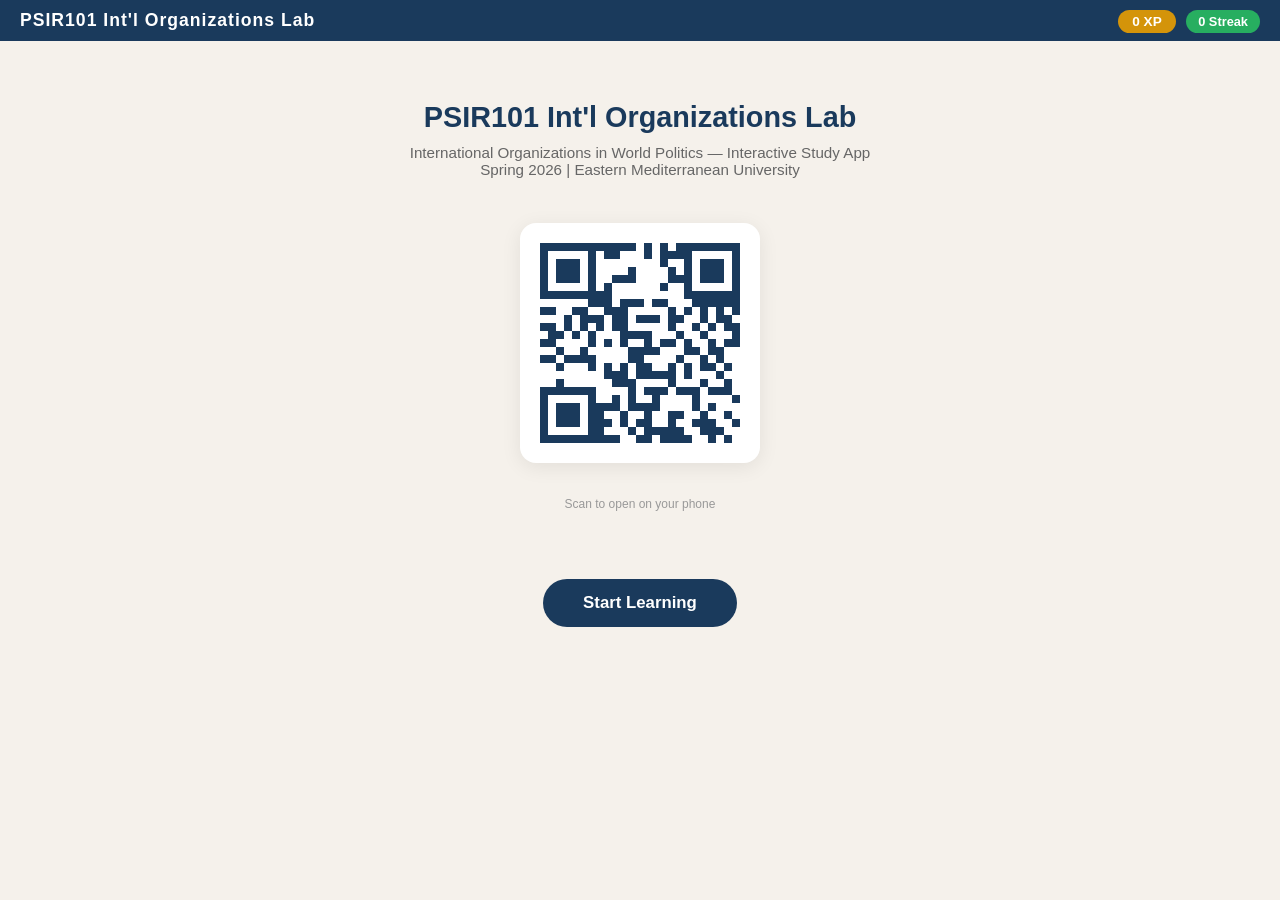
<file: intl-orgs.html>
<!DOCTYPE html>
<html lang="en">
<head>
<meta charset="UTF-8">
<meta name="viewport" content="width=device-width, initial-scale=1.0">
<title>PSIR101 International Organizations Lab</title>
<style>
*{margin:0;padding:0;box-sizing:border-box}
:root{
--navy:#1a3a5c;--gold:#d4940a;--light:#f5f1eb;--mid:#e8e0d4;
--dark:#2c2c2c;--accent:#c0392b;--green:#27ae60;--teal:#1abc9c;
--purple:#8e44ad;--orange:#e67e22;--blue:#2980b9;
}
body{font-family:'Segoe UI',Roboto,Arial,sans-serif;background:var(--light);color:var(--dark);min-height:100vh}
.topbar{background:var(--navy);color:#fff;padding:10px 20px;display:flex;align-items:center;justify-content:space-between;flex-wrap:wrap;gap:8px;position:sticky;top:0;z-index:100}
.topbar h1{font-size:1.1em;letter-spacing:1px}
.xp-badge{background:var(--gold);color:#fff;padding:4px 14px;border-radius:20px;font-weight:700;font-size:.85em}
.streak-badge{background:var(--green);color:#fff;padding:4px 12px;border-radius:20px;font-weight:700;font-size:.8em;margin-left:6px}
.tabs{display:flex;background:#fff;border-bottom:2px solid var(--mid);overflow-x:auto;padding:0 10px}
.tab-btn{padding:12px 18px;border:none;background:none;cursor:pointer;font-size:.82em;font-weight:600;color:#888;white-space:nowrap;border-bottom:3px solid transparent;transition:.2s}
.tab-btn:hover{color:var(--navy)}
.tab-btn.active{color:var(--navy);border-bottom-color:var(--gold)}
.container{max-width:900px;margin:0 auto;padding:20px}
.panel{display:none}.panel.active{display:block}
#landing{text-align:center;padding:40px 20px}
#landing h2{color:var(--navy);font-size:1.8em;margin-bottom:10px}
#landing p{color:#666;margin-bottom:25px;font-size:.95em}
#qr-container{margin:20px auto;display:inline-block;padding:20px;background:#fff;border-radius:16px;box-shadow:0 4px 20px rgba(0,0,0,.08)}
#qr-container canvas{display:block}
.start-btn{display:inline-block;margin-top:25px;padding:14px 40px;background:var(--navy);color:#fff;border:none;border-radius:30px;font-size:1.05em;font-weight:700;cursor:pointer;transition:.2s}
.start-btn:hover{background:var(--gold)}
.card{background:#fff;border-radius:14px;padding:24px;margin-bottom:20px;box-shadow:0 2px 12px rgba(0,0,0,.06)}
.card h3{color:var(--navy);margin-bottom:10px;font-size:1.05em}
.card h4{color:var(--gold);font-size:.9em;margin-bottom:8px}
.section-header{background:linear-gradient(135deg,var(--navy),#2a5a8c);color:#fff;border-radius:14px;padding:20px 24px;margin-bottom:16px}
.section-header h3{color:#fff;font-size:1.1em}
.section-header p{color:rgba(255,255,255,.8);font-size:.82em;margin-top:4px}
.video-wrap{position:relative;padding-bottom:56.25%;height:0;margin:12px 0;border-radius:10px;overflow:hidden}
.video-wrap iframe{position:absolute;top:0;left:0;width:100%;height:100%;border:0}
.reflect-q{background:var(--light);border-left:4px solid var(--gold);padding:14px 18px;margin:12px 0;border-radius:0 10px 10px 0;font-size:.88em}
.reflect-options{display:flex;flex-direction:column;gap:8px;margin:10px 0}
.reflect-opt{padding:10px 16px;background:#fff;border:2px solid var(--mid);border-radius:10px;cursor:pointer;font-size:.85em;transition:.2s}
.reflect-opt:hover{border-color:var(--blue)}
.reflect-opt.selected{border-color:var(--navy);background:#eef3f7}
.reflect-opt.correct{border-color:var(--green);background:#eafaf1}
.reflect-opt.wrong{border-color:var(--accent);background:#fdedec}
.model-answer{background:#eafaf1;border-left:4px solid var(--green);padding:14px 18px;margin:12px 0;border-radius:0 10px 10px 0;font-size:.84em;display:none}
.model-answer.show{display:block}
.reflect-btn{padding:8px 22px;background:var(--navy);color:#fff;border:none;border-radius:8px;cursor:pointer;font-size:.85em;margin-top:8px}
.reflect-btn:hover{background:var(--gold)}
.reflect-btn:disabled{opacity:.5;cursor:default}

/* ── SORTER (3+ zones) ── */
.sort-item{padding:12px 18px;background:#fff;border:2px solid var(--mid);border-radius:10px;margin:8px 0;cursor:pointer;font-size:.88em;transition:.2s;user-select:none}
.sort-item:hover{border-color:var(--blue)}
.sort-item.placed{opacity:.4;cursor:default}
.sort-item.selected{border-color:var(--navy);background:#eef3f7}
.sort-zones{display:grid;grid-template-columns:1fr 1fr 1fr;gap:16px;margin:16px 0}
.sort-zone{min-height:100px;border:2px dashed var(--mid);border-radius:12px;padding:14px;text-align:center}
.sort-zone h4{color:var(--navy);margin-bottom:8px;font-size:.85em}
.sort-zone.over{border-color:var(--gold);background:rgba(212,148,10,.05)}
.sorted-item{padding:6px 12px;background:var(--light);border-radius:8px;margin:4px 0;font-size:.78em;display:inline-block}
.sorted-item.correct{background:#eafaf1;border:1px solid var(--green)}
.sorted-item.wrong{background:#fdedec;border:1px solid var(--accent)}

/* ── SCENARIO CARDS (Norms) ── */
.scenario-card{background:#fff;border-radius:14px;padding:22px;margin-bottom:18px;box-shadow:0 2px 10px rgba(0,0,0,.06);border-left:4px solid var(--navy)}
.scenario-card .sc-text{font-size:.9em;line-height:1.6;margin-bottom:14px}
.scenario-card .sc-label{display:inline-block;background:var(--navy);color:#fff;padding:3px 10px;border-radius:6px;font-size:.7em;font-weight:700;margin-bottom:10px;letter-spacing:.5px}
.sc-questions{margin-top:12px}
.sc-q{font-size:.85em;font-weight:600;color:var(--navy);margin-bottom:8px}
.sc-options{display:flex;flex-direction:column;gap:6px;margin-bottom:10px}
.sc-opt{padding:10px 16px;background:#fff;border:2px solid var(--mid);border-radius:10px;cursor:pointer;font-size:.83em;transition:.2s}
.sc-opt:hover{border-color:var(--blue)}
.sc-opt.selected{border-color:var(--navy);background:#eef3f7}
.sc-opt.correct{border-color:var(--green);background:#eafaf1}
.sc-opt.wrong{border-color:var(--accent);background:#fdedec}
.sc-explain{background:#eafaf1;border-left:4px solid var(--green);padding:12px 16px;margin:8px 0;border-radius:0 10px 10px 0;font-size:.82em;display:none}
.sc-explain.show{display:block}
.sc-submit{padding:8px 22px;background:var(--navy);color:#fff;border:none;border-radius:8px;cursor:pointer;font-size:.85em;margin-top:8px}
.sc-submit:hover{background:var(--gold)}
.sc-submit:disabled{opacity:.5;cursor:default}

/* ── POWER/LIMIT SORTER ── */
.pl-zones{display:grid;grid-template-columns:1fr 1fr 1fr;gap:14px;margin:16px 0}

/* ── THEORY LENS ── */
.theory-grid{display:grid;grid-template-columns:1fr 1fr 1fr;gap:14px;margin:16px 0}
.theory-card-item{background:#fff;border-radius:14px;padding:18px;box-shadow:0 2px 10px rgba(0,0,0,.06);border-top:4px solid var(--mid);cursor:pointer;transition:.3s}
.theory-card-item:hover{transform:translateY(-2px);box-shadow:0 4px 16px rgba(0,0,0,.1)}
.theory-card-item.flipped .tc-front{display:none}
.theory-card-item.flipped .tc-back{display:block}
.tc-front{text-align:center}
.tc-front h4{color:var(--navy);font-size:.95em;margin-bottom:6px}
.tc-front p{font-size:.78em;color:#888}
.tc-back{display:none;font-size:.82em;line-height:1.5}
.tc-back h4{color:var(--gold);font-size:.85em;margin-bottom:8px}
.theory-card-item[data-t="realism"]{border-top-color:var(--accent)}
.theory-card-item[data-t="liberalism"]{border-top-color:var(--blue)}
.theory-card-item[data-t="constructivism"]{border-top-color:var(--green)}
.theory-card-item[data-t="marxism"]{border-top-color:var(--purple)}
.theory-card-item[data-t="feminism"]{border-top-color:var(--orange)}
.theory-card-item[data-t="postcolonialism"]{border-top-color:var(--gold)}

/* ── MATCH ── */
.match-grid{display:grid;grid-template-columns:1fr 1fr;gap:12px}
.match-item{padding:12px 16px;background:#fff;border:2px solid var(--mid);border-radius:10px;cursor:pointer;font-size:.84em;text-align:center;transition:.2s;min-height:60px;display:flex;align-items:center;justify-content:center}
.match-item:hover{border-color:var(--blue)}
.match-item.sel{border-color:var(--navy);background:#eef3f7}
.match-item.matched{border-color:var(--green);background:#eafaf1;cursor:default}
.match-item.wrong-flash{animation:wrongFlash .5s}
@keyframes wrongFlash{0%,100%{background:#fff}50%{background:#fdedec}}

/* ── TIMELINE ── */
.tl-item{padding:12px 18px;background:#fff;border:2px solid var(--mid);border-radius:10px;margin:6px 0;cursor:grab;font-size:.85em;display:flex;align-items:center;gap:10px;user-select:none}
.tl-item .handle{color:var(--navy);font-weight:700;font-size:1.1em}
.tl-item.dragging{opacity:.5}
.tl-item.correct{border-color:var(--green);background:#eafaf1}
.tl-item.wrong{border-color:var(--accent);background:#fdedec}

/* ── STATS ── */
.stat-grid{display:grid;grid-template-columns:repeat(auto-fit,minmax(150px,1fr));gap:14px;margin:16px 0}
.stat-card{background:#fff;border-radius:14px;padding:20px;text-align:center;box-shadow:0 2px 10px rgba(0,0,0,.06)}
.stat-card .num{font-size:2em;font-weight:800;color:var(--navy);display:block}
.stat-card .lbl{font-size:.75em;color:#888;margin-top:2px}
.progress-bar{height:10px;background:var(--mid);border-radius:5px;overflow:hidden;margin:6px 0}
.progress-bar .fill{height:100%;background:linear-gradient(90deg,var(--navy),var(--gold));border-radius:5px;transition:width .4s}

.result-banner{padding:16px 20px;border-radius:12px;text-align:center;margin:16px 0;font-weight:700;font-size:.95em}
.result-banner.great{background:#eafaf1;color:var(--green)}
.result-banner.good{background:#fef9e7;color:var(--gold)}
.result-banner.try{background:#fdedec;color:var(--accent)}
.reset-btn{padding:8px 20px;background:var(--accent);color:#fff;border:none;border-radius:8px;cursor:pointer;font-size:.85em;margin-top:12px}
.check-btn{padding:10px 28px;background:var(--navy);color:#fff;border:none;border-radius:10px;cursor:pointer;font-size:.95em;font-weight:700;margin-top:14px}
.check-btn:hover{background:var(--gold)}
.sub-nav{display:flex;gap:8px;margin-bottom:16px;flex-wrap:wrap}
.sub-btn{padding:8px 16px;border:2px solid var(--mid);background:#fff;border-radius:20px;cursor:pointer;font-size:.8em;font-weight:600;color:#666;transition:.2s}
.sub-btn:hover{border-color:var(--navy);color:var(--navy)}
.sub-btn.active{background:var(--navy);color:#fff;border-color:var(--navy)}

@media(max-width:600px){
.sort-zones,.pl-zones,.theory-grid{grid-template-columns:1fr}
.match-grid{grid-template-columns:1fr}
.stat-grid{grid-template-columns:1fr 1fr}
.tabs{padding:0 4px}
.tab-btn{padding:10px 12px;font-size:.75em}
}
</style>
</head>
<body>
<div class="topbar">
  <h1>PSIR101 Int'l Organizations Lab</h1>
  <div>
    <span class="xp-badge" id="xpDisplay">0 XP</span>
    <span class="streak-badge" id="streakDisplay">0 Streak</span>
  </div>
</div>
<div class="tabs" id="tabBar" style="display:none">
  <button class="tab-btn active" data-tab="videos">Video & Reflections</button>
  <button class="tab-btn" data-tab="classifier">Org Classifier</button>
  <button class="tab-btn" data-tab="powers">Powers & Limits</button>
  <button class="tab-btn" data-tab="norms">Norms Under Pressure</button>
  <button class="tab-btn" data-tab="theory">Theory Lenses</button>
  <button class="tab-btn" data-tab="match">Key Terms</button>
  <button class="tab-btn" data-tab="timeline">Timeline Sort</button>
  <button class="tab-btn" data-tab="stats">My Stats</button>
</div>
<div class="container">

<div id="landing">
  <h2>PSIR101 Int'l Organizations Lab</h2>
  <p>International Organizations in World Politics — Interactive Study App<br>Spring 2026 | Eastern Mediterranean University</p>
  <div id="qr-container"></div>
  <p style="font-size:.75em;color:#999;margin-top:10px">Scan to open on your phone</p><br>
  <button class="start-btn" id="startBtn">Start Learning</button>
</div>

<div class="panel" id="panel-videos">
  <div class="sub-nav" id="vidSubNav">
    <button class="sub-btn active" data-sec="secA">A: What Are IOs?</button>
    <button class="sub-btn" data-sec="secB">B: Norms & the Use of Force</button>
    <button class="sub-btn" data-sec="secC">C: Reform & the Future</button>
  </div>
  <div id="vidSections"></div>
</div>

<div class="panel" id="panel-classifier">
  <div class="card"><h3>Org Classifier: IGO, NGO, or Other?</h3><p style="font-size:.85em;color:#666">Drag each organization into the correct category. 10 XP per correct answer.</p></div>
  <div id="classifierItems"></div>
  <div class="sort-zones">
    <div class="sort-zone" id="zoneIGO" data-zone="IGO"><h4>🏛 IGO</h4><div class="zone-items"></div></div>
    <div class="sort-zone" id="zoneNGO" data-zone="NGO"><h4>🤝 NGO</h4><div class="zone-items"></div></div>
    <div class="sort-zone" id="zoneOther" data-zone="Other"><h4>🔄 Other</h4><div class="zone-items"></div></div>
  </div>
  <button class="check-btn" id="checkClassifier">Check Answers</button>
  <div id="classifierResult"></div>
</div>

<div class="panel" id="panel-powers">
  <div class="card"><h3>Powers & Limits Sorter</h3><p style="font-size:.85em;color:#666">Sort each statement about international organizations. 10 XP per correct answer.</p></div>
  <div id="powersItems"></div>
  <div class="sort-zones pl-zones">
    <div class="sort-zone" id="zonePower" data-zone="power"><h4>💪 POWER</h4><div class="zone-items"></div></div>
    <div class="sort-zone" id="zoneLimit" data-zone="limit"><h4>⛓ LIMITATION</h4><div class="zone-items"></div></div>
    <div class="sort-zone" id="zoneMyth" data-zone="myth"><h4>🚫 MYTH</h4><div class="zone-items"></div></div>
  </div>
  <button class="check-btn" id="checkPowers">Check Answers</button>
  <div id="powersResult"></div>
</div>

<div class="panel" id="panel-norms">
  <div class="card"><h3>Norms Under Pressure: Case Analyzer</h3><p style="font-size:.85em;color:#666">Based on Hathaway & Shapiro (2025). Analyze real scenarios where international norms are being tested. 20 XP per scenario.</p></div>
  <div id="normsItems"></div>
</div>

<div class="panel" id="panel-theory">
  <div class="card"><h3>Theory Lenses: Why Do States Create IOs?</h3><p style="font-size:.85em;color:#666">Click each card to reveal how that theory explains international organizations. Then test yourself below.</p></div>
  <div class="theory-grid" id="theoryGrid"></div>
  <div style="margin-top:24px">
    <div class="card"><h3>Theory Challenge</h3><p style="font-size:.85em;color:#666">Identify which theory each statement reflects. 15 XP per correct answer.</p></div>
    <div id="theoryChallengeItems"></div>
    <button class="check-btn" id="checkTheoryChallenge">Check Answers</button>
    <div id="theoryChallengeResult"></div>
  </div>
</div>

<div class="panel" id="panel-match">
  <div class="card"><h3>Key Terms Match</h3><p style="font-size:.85em;color:#666">Select a term, then select its definition. 15 XP per correct match.</p></div>
  <div class="match-grid" id="matchGrid"></div>
  <div id="matchResult"></div>
</div>

<div class="panel" id="panel-timeline">
  <div class="card"><h3>Timeline Sort: The Rise of International Organizations</h3><p style="font-size:.85em;color:#666">Drag events into chronological order (earliest at top). 20 XP for perfect order.</p></div>
  <div id="tlItems"></div>
  <button class="check-btn" id="checkTL">Check Order</button>
  <div id="tlResult"></div>
</div>

<div class="panel" id="panel-stats">
  <div class="card"><h3>My Progress</h3></div>
  <div class="stat-grid" id="statGrid"></div>
  <div class="card" id="activityProgress"><h3>Activity Completion</h3></div>
  <button class="reset-btn" id="resetBtn">Reset All Progress</button>
</div>

</div>
<script>
// QR
const QR=(function(){function g(d){const c=document.createElement('canvas');const sz=200;c.width=sz;c.height=sz;const x=c.getContext('2d');x.fillStyle='#fff';x.fillRect(0,0,sz,sz);x.fillStyle='#1a3a5c';const bs=8;for(let r=0;r<25;r++)for(let cl=0;cl<25;cl++){if(Math.random()>.55||(r<7&&cl<7)||(r<7&&cl>17)||(r>17&&cl<7))x.fillRect(cl*bs,r*bs,bs,bs);}function fp(ox,oy){x.fillStyle='#1a3a5c';x.fillRect(ox,oy,7*bs,7*bs);x.fillStyle='#fff';x.fillRect(ox+bs,oy+bs,5*bs,5*bs);x.fillStyle='#1a3a5c';x.fillRect(ox+2*bs,oy+2*bs,3*bs,3*bs);}fp(0,0);fp(18*bs,0);fp(0,18*bs);return c;}return{generate:g};})();

// STATE
let xp=0,streak=0,maxStreak=0;
const done={classifier:false,powers:false,norms:{},theory:false,match:false,timeline:false,videos:{}};
function addXP(n){xp+=n;document.getElementById('xpDisplay').textContent=xp+' XP';}
function addStreak(){streak++;if(streak>maxStreak)maxStreak=streak;document.getElementById('streakDisplay').textContent=streak+' Streak';}
function breakStreak(){streak=0;document.getElementById('streakDisplay').textContent='0 Streak';}

// ═══════ DATA ═══════

const VID_DATA={
secA:{title:"A: What Are International Organizations?",desc:"Foundations: why IOs exist, what they do, and why they matter.",items:[
  {id:"a1",type:"video",title:"Decoding International Organizations: Everything You Need To Know",yt:"g4kCsq8C_2Q",
   q:"The video explains that IOs come in many forms. What is the most fundamental distinction between an IGO and an NGO?",
   opts:["IGOs are bigger than NGOs","IGOs are created by states through treaties; NGOs are created by private individuals or groups","IGOs deal with security; NGOs deal with humanitarian issues"],
   correct:1,
   model:"The defining feature is creation and membership. IGOs (like the UN, NATO, WTO, AU) are established by treaties between sovereign states, and their members are states. NGOs (like Amnesty International, Oxfam, Médecins Sans Frontières) are created by private citizens or groups and operate independently of governments. This distinction matters because IGOs derive their authority from state consent (and are therefore constrained by state interests), while NGOs derive their authority from expertise, moral credibility, or public support."},
  {id:"a2",type:"video",title:"How International Organizations Shape the World (TED-Ed style)",yt:"KJeGdcFdFP4",
   q:"Baylis, Smith & Owens argue that IOs are both tools of states AND independent actors that can shape state behavior. How is this possible?",
   opts:["It isn't — IOs are just tools of powerful states","States create IOs to serve their interests, but once created, IOs develop their own bureaucracies, norms, and agendas that can constrain or redirect state behavior","IOs are always independent of states"],
   correct:1,
   model:"This is the principal-agent problem in IO theory. States (principals) create IOs (agents) to perform tasks. But agents develop their own institutional interests, expertise, and normative commitments. The WHO developed its own pandemic protocols; the ICC pursues cases states might prefer to avoid; the UN Secretariat can set agendas. Liberals celebrate this autonomy as evidence that institutions matter. Realists see it as a problem — 'mission creep' by unaccountable bureaucracies. The textbook takes the middle ground: IOs are simultaneously tools and actors."}
]},
secB:{title:"B: Norms and the Use of Force — Under Siege",desc:"The Hathaway & Shapiro argument: how the foundational norm of international law is collapsing.",items:[
  {id:"b1",type:"case",title:"Reading Deep Dive: Hathaway & Shapiro (2025), 'Might Unmakes Right'",
   text:"Oona Hathaway and Scott Shapiro argue in Foreign Affairs that the prohibition on the use of force — the foundational norm of the post-1945 international order, codified in the UN Charter — is experiencing a 'catastrophic collapse.' They trace the norm from the 1928 Kellogg-Briand Pact (which first outlawed war as a tool of policy) through the UN Charter's Article 2(4). Their argument: before 1928, war was legal — states could conquer territory, use force to collect debts, and resolve disputes through violence. The new order made all of that illegal. But this norm is now unravelling simultaneously from multiple directions: Russia's invasion of Ukraine (the first attempt at conquest in Europe since WWII), China's militarization of the South China Sea, and the United States' own actions — from threats against Greenland, Panama, and Canada to unilateral strikes on Iran. Hathaway warns: 'If the system is going to survive, it is going to be because more states decide it's important to step up.'",
   q:"Hathaway & Shapiro argue that the norm against the use of force is 'foundational' — meaning everything else depends on it. Why?",
   opts:["Because it's the oldest norm in international law","Because if war is illegal, then conquest is illegal, gunboat diplomacy is illegal, and states can trust each other enough to trade and cooperate — the entire liberal order flows from this one prohibition","Because the UN Charter says so"],
   correct:1,
   model:"This is the analytical core of the article. If states can use force to take territory, settle disputes, or coerce others, then every other norm — sovereignty, self-determination, free trade, diplomacy — becomes contingent on power rather than law. The prohibition on force creates the stability that makes everything else possible: trade (because you won't lose what you gain), diplomacy (because your borders are secure), and international law itself (because rules matter more than guns). When the norm erodes, as Hathaway and Shapiro argue is happening now, the entire system becomes unstable."},
  {id:"b2",type:"case",title:"The Realist Critique: Walt vs. Hathaway",
   text:"Stephen Walt, a prominent realist, reviewed Hathaway and Shapiro's earlier book 'The Internationalists' and argued that 'liberals saying no to wars doesn't mean ending them.' He contended that nuclear deterrence, the balance of power, and material interests — not legal norms — explain why major wars have declined. Hathaway responded with 'What Realists Don't Understand About Law,' arguing that law and power work together: power creates law, law shapes interests, and interests reinforce law. She asks: if nuclear weapons alone explain the peace, why didn't the US (the only nuclear state in 1945) simply conquer more territory? Because legal and moral commitments constrained it.",
   q:"This debate between Hathaway (liberal/constructivist) and Walt (realist) is central to understanding IOs. What's the core disagreement?",
   opts:["Whether IOs exist — they agree IOs exist","Whether norms and laws have independent causal power in world politics, or whether they merely reflect the underlying distribution of material power","Whether the US should join more international organizations"],
   correct:1,
   model:"This is one of the foundational debates in IR theory. Realists argue that norms and institutions are 'epiphenomenal' — they reflect power but don't independently shape it. States follow rules when it's convenient and break them when it isn't. Liberals and constructivists argue that norms and institutions have independent effects: they shape what states want, constrain how they pursue their interests, and create expectations that are costly to violate. The Hathaway-Walt exchange is a perfect case study of this debate, and it directly connects to the Baylis textbook's discussion of whether IOs matter."}
]},
secC:{title:"C: Reform, Crisis, and the Future of IOs",desc:"Can international organizations adapt? Or are they relics of a fading order?",items:[
  {id:"c1",type:"video",title:"Is the United Nations Still Relevant? (Vox / Al Jazeera)",yt:"e3B04gBEcNc",
   q:"The UN was designed in 1945 for a world of 51 member states. It now has 193. What is the strongest argument for reforming the Security Council?",
   opts:["The current P5 are too old — younger countries should lead","The Security Council's composition reflects 1945 power realities, not 2026 — excluding major powers like India, Brazil, Japan, and any African state from permanent membership undermines its legitimacy and effectiveness","Reform isn't necessary — the current structure works fine"],
   correct:1,
   model:"The legitimacy deficit is the strongest reform argument. The P5 (US, UK, France, Russia, China) reflect the victors of WWII, not contemporary global power. Africa — 54 states, 1.4 billion people — has zero permanent seats. India (1.4 billion people, the world's 5th largest economy) has none. Brazil and Japan are major powers without permanent representation. This matters because decisions made by the UNSC carry the authority of the 'international community' — but if most of the world sees the Council as an unrepresentative club, that authority erodes. However, reform is blocked because any change requires P5 consent, and the P5 have no incentive to dilute their own power."},
  {id:"c2",type:"case",title:"The Paradox of International Organizations in 2026",
   text:"International organizations face a paradox: the problems they were created to solve (war, climate change, pandemics, financial crises) are more urgent than ever, but the political will to empower them is weakening. The US under Trump has shown hostility to multilateral institutions. Russia uses its UNSC veto to shield itself from accountability for Ukraine. China builds alternative institutions (AIIB, Belt and Road) that challenge the Western-led order. And yet: WHO coordinated the COVID response, the Paris Agreement (however imperfect) exists, the ICC continues to issue warrants, and the UN still deploys over 80,000 peacekeepers worldwide. IOs are simultaneously indispensable and inadequate.",
   q:"How would you characterize the current state of international organizations?",
   opts:["They are dying — states no longer need them","They are indispensable — we just need to reform them","They are caught in a paradox: the demand for global governance is growing while the supply of political will to support it is shrinking"],
   correct:2,
   model:"The paradox framing is the most analytically sophisticated. IOs are not dying — states keep creating new ones (the AIIB was founded in 2016, the African Continental Free Trade Area in 2018). But existing IOs are struggling because the great powers that sustain them are either disengaging (US), weaponizing them (Russia's veto), or building alternatives (China). The demand for global governance (climate, pandemics, AI, migration) is increasing, but the political will to supply it is fragmenting. This is exactly what Carney's Davos speech addressed: the rules-based order is rupturing, and middle powers must decide whether to build new forms of cooperation."}
]}
};

const CLASSIFIER_DATA=[
  {name:"United Nations",a:"IGO",e:"Created by treaty (UN Charter, 1945) between sovereign states. 193 member states."},
  {name:"NATO",a:"IGO",e:"North Atlantic Treaty Organization — military alliance created by treaty (1949) among states."},
  {name:"Amnesty International",a:"NGO",e:"Founded by private citizens (1961). No government members. Funded by individual donations."},
  {name:"European Union",a:"IGO",e:"Created by treaties (Rome 1957, Maastricht 1992) between states. 27 member states with supranational institutions."},
  {name:"International Committee of the Red Cross",a:"Other",e:"Unique hybrid entity. Private organization under Swiss law, but given a mandate under the Geneva Conventions (international treaties). Neither a standard NGO nor an IGO."},
  {name:"World Trade Organization",a:"IGO",e:"Created by the Marrakesh Agreement (1994) between states to regulate international trade."},
  {name:"Médecins Sans Frontières",a:"NGO",e:"Doctors Without Borders — founded by French doctors (1971). Independent of governments. Nobel Peace Prize 1999."},
  {name:"African Union",a:"IGO",e:"Successor to the Organisation of African Unity. Created by treaty (2002) among 55 African states."},
  {name:"Oxfam",a:"NGO",e:"International confederation of NGOs focused on poverty, inequality, and injustice. Founded 1942 in Oxford."},
  {name:"International Criminal Court",a:"IGO",e:"Created by the Rome Statute (1998) — a treaty among states. Prosecutes individuals for genocide, crimes against humanity, and war crimes."},
  {name:"World Health Organization",a:"IGO",e:"UN specialized agency, created by treaty (1948). 194 member states."},
  {name:"Greenpeace",a:"NGO",e:"Environmental NGO founded by activists in 1971. No government members. Known for direct action campaigns."},
  {name:"BRICS New Development Bank",a:"IGO",e:"Created by treaty among Brazil, Russia, India, China, and South Africa (2014). An intergovernmental financial institution."},
  {name:"Human Rights Watch",a:"NGO",e:"Independent research and advocacy organization founded in 1978. Monitors and reports on human rights abuses worldwide."},
  {name:"FIFA",a:"Other",e:"International Federation of Association Football. A private association registered under Swiss law. Its members are national football associations, not states — though it wields enormous political and economic influence globally."}
];

const POWERS_DATA=[
  {s:"The UN Security Council can authorize the use of military force under Chapter VII",a:"power",e:"This is the UNSC's most coercive tool — it can legally authorize military intervention, sanctions, and peacekeeping missions."},
  {s:"The WHO declared COVID-19 a pandemic, triggering global health protocols",a:"power",e:"The WHO's authority to declare health emergencies shapes state behavior and mobilizes resources worldwide — a form of expert authority."},
  {s:"The UN General Assembly can force states to comply with its resolutions",a:"myth",e:"UNGA resolutions are non-binding. They carry moral and political weight but no legal enforcement power. Only UNSC resolutions under Chapter VII are binding."},
  {s:"Any of the P5 can veto a Security Council resolution, regardless of how many other members support it",a:"power",e:"The veto is the UNSC's defining — and most controversial — feature. A single P5 member can block action even if the other 14 members vote in favor."},
  {s:"The ICC can arrest a sitting head of state without that state's cooperation",a:"limit",e:"The ICC has no police force. It depends entirely on states to arrest suspects. When the ICC issued a warrant for Sudan's al-Bashir, he traveled freely to countries that refused to arrest him."},
  {s:"The WTO's dispute resolution mechanism can enforce trade rulings against non-compliant states",a:"limit",e:"The WTO Appellate Body has been non-functional since 2019 because the US has blocked new appointments. Even when it functioned, enforcement depended on state willingness to comply."},
  {s:"International organizations are controlled by the Global South because developing countries outnumber Western states in the General Assembly",a:"myth",e:"Numbers don't equal power. Real decision-making power in the UN system lies in the Security Council (dominated by P5), the Bretton Woods institutions (where votes are weighted by financial contribution), and informal coalitions of wealthy states."},
  {s:"NGOs can set international agendas by generating media attention and public pressure",a:"power",e:"Amnesty International's reporting, MSF's testimony, and Greenpeace's campaigns have repeatedly forced issues onto the international agenda — a form of normative power."},
  {s:"NATO's Article 5 collective defence guarantee deterred a Soviet invasion of Western Europe during the Cold War",a:"power",e:"The credibility of Article 5 — an attack on one is an attack on all — was a cornerstone of Cold War deterrence. It has been invoked once, after 9/11."},
  {s:"The UN can prevent wars by mediating between conflicting states",a:"limit",e:"The UN mediates many conflicts but cannot prevent wars when major powers choose to fight. Russia invaded Ukraine despite the UN system; Israel continued operations in Gaza despite UNGA resolutions."},
  {s:"The UN has its own standing army that it can deploy anywhere in the world",a:"myth",e:"The UN has no standing army. Peacekeeping troops are contributed voluntarily by member states — the UN can only deploy what states are willing to provide."},
  {s:"International organizations make powerful states follow the same rules as weak states",a:"myth",e:"In practice, powerful states routinely exempt themselves. The US has not ratified the Rome Statute, ignores ICJ rulings it dislikes, and uses its financial leverage in IOs. Russia uses its UNSC veto to block accountability for its own actions."}
];

const NORMS_DATA=[
  {label:"SCENARIO 1: UKRAINE",
   text:"In February 2022, Russia launched a full-scale invasion of Ukraine — the first attempt at territorial conquest in Europe since WWII. Russia claimed it was acting in 'self-defense' and to 'denazify' Ukraine. The UN General Assembly voted 141-5 to condemn the invasion. But the Security Council was paralyzed because Russia holds a permanent seat with veto power. By 2026, the war continues, and Russia occupies approximately 20% of Ukrainian territory.",
   questions:[
     {q:"Which foundational international norm is Russia violating?",
      opts:["The norm against the use of force (UN Charter Article 2(4)) and the prohibition on territorial conquest","The norm of non-interference in domestic affairs","The norm of free trade"],
      correct:0,
      e:"This is the paradigm case for Hathaway & Shapiro's argument. Article 2(4) of the UN Charter prohibits 'the threat or use of force against the territorial integrity or political independence of any state.' Russia's invasion violates this directly. The attempted annexation of Crimea (2014) and four Ukrainian oblasts (2022) violates the prohibition on conquest — the norm that Hathaway and Shapiro identify as foundational to the entire post-1945 order."},
     {q:"Why was the Security Council unable to act?",
      opts:["Because not enough members cared about Ukraine","Because Russia, as a P5 member, vetoed any resolution that would have authorized action against it — exposing the structural flaw of the veto system","Because the UN Charter doesn't apply to European conflicts"],
      correct:1,
      e:"The veto is both the Security Council's defining feature and its greatest limitation. It was designed to prevent the great powers from going to war with each other (by ensuring none could be outvoted). But it also means that when a P5 member is the aggressor, the Council is structurally incapable of responding. This is exactly the scenario the veto was supposed to prevent — and exactly the scenario it enables."}
   ]},
  {label:"SCENARIO 2: US THREATS",
   text:"In 2025-2026, the United States under President Trump made territorial claims or threats against Panama (the Canal), Greenland (a Danish autonomous territory), and Canada ('51st state'). Trump administration officials discussed military options for Greenland. The US also conducted unilateral strikes on Iran without UN authorization or Congressional approval. Mark Carney's Davos speech warned that 'great powers have begun using economic integration as weapons, tariffs as leverage, financial infrastructure as coercion.'",
   questions:[
     {q:"Hathaway & Shapiro single out US behavior as especially corrosive. Why is it more damaging when the US undermines the norm than when, say, a smaller state does?",
      opts:["Because the US has the biggest military","Because the US was the principal architect and enforcer of the post-1945 order — when the rule-maker becomes the rule-breaker, the entire system loses credibility","Because the US is the only country that matters in world politics"],
      correct:1,
      e:"The norm against force depends not just on law but on the willingness of powerful states to enforce it. The US led the creation of the UN Charter, provided the security guarantee that made the liberal order possible, and spent 80 years positioning itself as the order's defender. When the same state threatens to annex Greenland, coerces Panama, and bombs Iran without authorization, it signals that the rules are optional — and every other state adjusts its calculations accordingly. As Hathaway puts it: 'By making what has been the unthinkable thinkable, it might be the final blow.'"},
     {q:"How does Carney's concept of 'weaponized interdependence' relate to IOs?",
      opts:["It doesn't — Carney was talking about trade, not organizations","IOs were built on the assumption that economic interdependence promotes peace; when powerful states weaponize that interdependence (sanctions as coercion, tariffs as leverage), IOs built on trust are undermined","Carney wants to destroy all international organizations"],
      correct:1,
      e:"IOs like the WTO, IMF, and SWIFT were built on the liberal assumption that economic interdependence benefits everyone. When the US weaponizes SWIFT (cutting Russia off), uses tariffs to coerce allies (Canada, EU), and threatens supply chain disruption, it transforms the infrastructure of cooperation into tools of domination. States that feel coerced by the system will seek alternatives — which is exactly what's happening (BRICS New Development Bank, China's CIPS system, bilateral trade agreements bypassing the WTO)."}
   ]},
  {label:"SCENARIO 3: THE ICC DILEMMA",
   text:"The International Criminal Court issued an arrest warrant for Russian President Vladimir Putin in March 2023 for the deportation of Ukrainian children. It also issued warrants related to the Israel-Palestine conflict. The US does not recognize the ICC's jurisdiction (it never ratified the Rome Statute). Russia withdrew its signature. China is not a member. Yet the ICC continues to operate, issuing warrants it cannot enforce, building a legal record even when the powerful evade accountability.",
   questions:[
     {q:"Is the ICC effective if it can't enforce its warrants against powerful leaders?",
      opts:["No — it's toothless and irrelevant","It depends on your theory: liberals see it building norms over time; realists see it as irrelevant when it challenges the powerful; constructivists see it as slowly reshaping what's considered legitimate behavior","Yes — every warrant is fully enforced"],
      correct:1,
      e:"The ICC perfectly illustrates the IO paradox. It cannot arrest Putin or compel the US to cooperate. In realist terms, it's weak because it lacks enforcement power. But in constructivist terms, the warrant against Putin changed something: he can no longer travel freely to Rome Statute member states, his international legitimacy is diminished, and a legal record of accountability exists even if justice is delayed. Liberals see the ICC as an investment in the long-term institutionalization of justice — imperfect now, but building the architecture for the future. The theoretical lens you choose determines whether you see the ICC as a failure or a work in progress."}
   ]}
];

const THEORY_CARDS=[
  {t:"realism",name:"Realism",tagline:"IOs are tools of the powerful",
   content:"Realists see IOs as instruments that powerful states create and use to advance their own interests. The UN Security Council's veto structure ensures great-power dominance. NATO serves US hegemonic interests. The IMF imposes conditions that benefit creditor states. When IOs no longer serve powerful states' interests, those states ignore or abandon them. IOs have no independent power — they reflect the distribution of power, they don't reshape it."},
  {t:"liberalism",name:"Liberalism",tagline:"IOs enable cooperation & reduce costs",
   content:"Liberals argue that IOs solve collective action problems that states can't solve alone. They reduce transaction costs (the WTO provides a framework for trade disputes), provide information (the WHO monitors disease outbreaks), and create 'iterated games' where states cooperate because they expect to interact repeatedly. IOs develop independent authority through expertise, legitimacy, and bureaucratic capacity. They constrain state behavior by raising the costs of defection — breaking WTO rules triggers retaliation from trading partners."},
  {t:"constructivism",name:"Constructivism",tagline:"IOs shape norms and identities",
   content:"Constructivists argue that IOs don't just reflect interests — they help create them. The UN's promotion of human rights norms has changed what states consider legitimate behavior. The ICC's existence redefines sovereignty as 'conditional' — states that commit atrocities forfeit the right to non-interference. IOs socialize states into shared norms through reporting, monitoring, peer review, and naming-and-shaming. The power of IOs lies not in enforcement but in their ability to shape expectations about appropriate behavior."},
  {t:"marxism",name:"Marxism",tagline:"IOs reproduce global inequality",
   content:"Marxists see IOs as institutions that legitimize and reproduce the global capitalist order. The IMF and World Bank impose structural adjustment programs that open developing economies to exploitation by multinational corporations. The WTO's 'free trade' rules benefit industrialized economies that already dominate global markets. Even the UN system reflects the interests of capital: the Bretton Woods institutions weight votes by financial contribution, ensuring wealthy states control the agenda. IOs are not neutral — they are instruments of class power on a global scale."},
  {t:"feminism",name:"Feminism",tagline:"IOs are gendered institutions",
   content:"Feminists ask: where are the women in international organizations? Who speaks, who decides, who is affected? The Security Council that decides on war and peace has historically been overwhelmingly male. The 'international community' that sets norms often excludes women's voices and experiences. UNSCR 1325 was a breakthrough — but it remains unevenly implemented. Feminist scholars also examine how IO bureaucracies reproduce gendered hierarchies: men dominate senior positions, 'hard' security issues get more resources than 'soft' issues like gender-based violence."},
  {t:"postcolonialism",name:"Post-colonialism",tagline:"IOs reflect the colonial past",
   content:"Post-colonial scholars argue that IOs were created by colonial and imperial powers to manage the world system in their own image. The UN Security Council's P5 are the victors of a European war. The Bretton Woods institutions were designed at a conference where most of the world was still colonized. The 'rules-based order' that IOs enforce was written without the consent of most of the world's people. Even the language of IOs — 'developed' vs. 'developing,' 'first world' vs. 'third world' — reproduces a colonial hierarchy. Genuine reform requires not just adding seats but decolonizing the logic of global governance."}
];

const THEORY_CHALLENGE_DATA=[
  {s:"The Security Council's veto structure ensures that IOs can never act against the interests of the great powers.",a:"realism",e:"Classic realist argument: IOs reflect power, and the veto ensures the powerful are never constrained."},
  {s:"The WTO's dispute resolution mechanism reduces uncertainty and makes trade more efficient for all members.",a:"liberalism",e:"Liberal institutionalist logic: IOs provide public goods (rules, dispute resolution) that benefit everyone by reducing transaction costs."},
  {s:"The UN's Universal Periodic Review process socializes states into accepting human rights norms they might otherwise reject.",a:"constructivism",e:"Constructivist emphasis on socialization: IOs change state behavior not through enforcement but through peer pressure, reporting, and norm diffusion."},
  {s:"IMF structural adjustment programs force developing countries to open their markets, benefiting multinational corporations from wealthy states.",a:"marxism",e:"Marxist critique: IOs serve the interests of global capital by prying open markets in the Global South."},
  {s:"UNSCR 1325 was a landmark achievement, but the Women, Peace and Security agenda remains marginal in actual Security Council deliberations.",a:"feminism",e:"Feminist analysis: formal commitments to gender (1325) exist, but the gendered power structures within IOs remain largely unchanged."},
  {s:"The permanent members of the Security Council are the five victors of a European-centric war fought 80 years ago. Africa, Latin America, and most of Asia have no permanent representation.",a:"postcolonialism",e:"Post-colonial critique: the institutional architecture of global governance still reflects the colonial-era power hierarchy."},
  {s:"States comply with WTO rulings not because the WTO enforces them, but because repeated interaction creates expectations and reputational costs for non-compliance.",a:"liberalism",e:"Liberal argument about 'the shadow of the future': institutions work because states expect to interact again and don't want to damage their reputation."},
  {s:"Russia's veto of Syria resolutions shows that when national interests conflict with international norms, interests always win.",a:"realism",e:"Realist argument: norms are subordinate to interests, and IOs cannot override a great power's determination to protect its allies."},
  {s:"The ICC's warrant for Putin, even though it can't be enforced, changes the international conversation about accountability and slowly shifts the boundaries of legitimate state behavior.",a:"constructivism",e:"Constructivist logic: the warrant's power lies not in enforcement but in its effect on norms, discourse, and expectations."},
  {s:"The Bretton Woods institutions were designed when most of Africa and Asia were still under colonial rule. Their governance structures have never been fundamentally reformed to reflect decolonization.",a:"postcolonialism",e:"Post-colonial critique of institutional path dependency: the power structures built under colonialism persist in 'reformed' institutions."}
];

const MATCH_DATA=[
  {term:"Collective security",def:"The principle that an attack on one member is an attack on all — aggression is met with a collective response (UN Chapter VII, NATO Article 5)"},
  {term:"Veto power",def:"The ability of any P5 member (US, UK, France, Russia, China) to block a Security Council resolution, regardless of other members' votes"},
  {term:"Principal-agent problem",def:"States (principals) create IOs (agents) to perform tasks, but agents may develop their own interests and agendas that diverge from their creators' intentions"},
  {term:"Norm cascade",def:"The tipping point after which a new norm (e.g., the prohibition on landmines) spreads rapidly as states adopt it to gain legitimacy and avoid stigma"},
  {term:"Sovereignty",def:"The principle that a state has supreme authority within its territory and is free from external interference — often invoked to resist IO authority"},
  {term:"Outcasting",def:"Hathaway & Shapiro's term for how the modern order punishes norm violators: not through war, but by excluding them from the benefits of cooperation (sanctions, trade exclusion, diplomatic isolation)"},
  {term:"Supranational authority",def:"An IO that has authority above member states and can make binding decisions — the EU is the primary example, with its directly applicable laws and court rulings"},
  {term:"Legitimacy deficit",def:"When an IO's decision-making structure does not reflect the people or states it claims to represent — the UNSC's outdated P5 is the classic case"},
  {term:"Regime theory",def:"The study of how principles, norms, rules, and decision-making procedures shape state behavior in specific issue areas (trade, environment, security)"},
  {term:"Forum shopping",def:"When states choose which IO or legal framework to use based on which is most likely to produce the outcome they want — e.g., taking a dispute to the ICJ vs. the WTO vs. a bilateral treaty"}
];

const TL_DATA=[
  {text:"Congress of Vienna — first systematic attempt at great-power concert diplomacy",year:1815},
  {text:"International Committee of the Red Cross (ICRC) founded",year:1863},
  {text:"First Hague Peace Conference — early experiment in multilateral disarmament and arbitration",year:1899},
  {text:"League of Nations established — first general-purpose IGO for collective security",year:1920},
  {text:"Kellogg-Briand Pact — first treaty to outlaw war as a tool of national policy",year:1928},
  {text:"United Nations Charter signed in San Francisco",year:1945},
  {text:"Bretton Woods institutions (IMF, World Bank) begin operations",year:1946},
  {text:"NATO founded — collective defense alliance of Western states",year:1949},
  {text:"European Economic Community (EEC) created — precursor to the EU",year:1957},
  {text:"Organisation of African Unity (OAU) founded — first pan-African IGO",year:1963},
  {text:"Amnesty International wins the Nobel Peace Prize — NGOs gain global visibility",year:1977},
  {text:"World Trade Organization replaces GATT — new era of rules-based trade",year:1995},
  {text:"Rome Statute adopted — creates the International Criminal Court",year:1998},
  {text:"Responsibility to Protect (R2P) adopted at the UN World Summit",year:2005},
  {text:"Asian Infrastructure Investment Bank (AIIB) launched by China — alternative to Western-led institutions",year:2016}
];

// ═══════ TAB NAV ═══════
document.querySelectorAll('.tab-btn').forEach(btn=>{
  btn.addEventListener('click',()=>{
    document.querySelectorAll('.tab-btn').forEach(b=>b.classList.remove('active'));
    btn.classList.add('active');
    document.querySelectorAll('.panel').forEach(p=>p.classList.remove('active'));
    document.getElementById('panel-'+btn.dataset.tab).classList.add('active');
    if(btn.dataset.tab==='stats')renderStats();
  });
});
document.getElementById('startBtn').addEventListener('click',()=>{
  document.getElementById('landing').style.display='none';
  document.getElementById('tabBar').style.display='flex';
  document.getElementById('panel-videos').classList.add('active');
});
(function(){const c=QR.generate(location.href);document.getElementById('qr-container').appendChild(c);})();

// ═══════ BUILD VIDEOS ═══════
function buildVideos(){
  const cont=document.getElementById('vidSections');const keys=Object.keys(VID_DATA);
  keys.forEach((k,ki)=>{
    const sec=VID_DATA[k];const div=document.createElement('div');div.id=k;div.style.display=ki===0?'block':'none';
    div.innerHTML=`<div class="section-header"><h3>${sec.title}</h3><p>${sec.desc}</p></div>`;
    sec.items.forEach(item=>{
      const card=document.createElement('div');card.className='card';
      let inner=`<h4>${item.title}</h4>`;
      if(item.type==='video'&&item.yt)inner+=`<div class="video-wrap"><iframe src="https://www.youtube.com/embed/${item.yt}" allowfullscreen loading="lazy"></iframe></div>`;
      if(item.type==='case'&&item.text)inner+=`<p style="font-size:.88em;line-height:1.6;margin:10px 0">${item.text}</p>`;
      inner+=`<div class="reflect-q">${item.q}</div><div class="reflect-options" data-id="${item.id}">`;
      item.opts.forEach((o,oi)=>{inner+=`<div class="reflect-opt" data-idx="${oi}">${o}</div>`;});
      inner+=`</div><button class="reflect-btn" data-id="${item.id}">Submit</button><div class="model-answer" id="model-${item.id}">${item.model}</div>`;
      card.innerHTML=inner;div.appendChild(card);
    });cont.appendChild(div);
  });
  document.querySelectorAll('#vidSubNav .sub-btn').forEach(btn=>{
    btn.addEventListener('click',()=>{
      document.querySelectorAll('#vidSubNav .sub-btn').forEach(b=>b.classList.remove('active'));btn.classList.add('active');
      keys.forEach(k=>{document.getElementById(k).style.display='none';});document.getElementById(btn.dataset.sec).style.display='block';
    });
  });
  document.querySelectorAll('.reflect-btn').forEach(btn=>{
    btn.addEventListener('click',()=>{
      const id=btn.dataset.id;const opts=document.querySelector(`.reflect-options[data-id="${id}"]`);const sel=opts.querySelector('.reflect-opt.selected');if(!sel)return;
      const idx=parseInt(sel.dataset.idx);const allItems=[...Object.values(VID_DATA)].flatMap(s=>s.items);const item=allItems.find(i=>i.id===id);
      opts.querySelectorAll('.reflect-opt').forEach(o=>{o.style.pointerEvents='none';if(parseInt(o.dataset.idx)===item.correct)o.classList.add('correct');else if(o.classList.contains('selected'))o.classList.add('wrong');});
      btn.disabled=true;document.getElementById('model-'+id).classList.add('show');
      if(idx===item.correct){addXP(10);addStreak();}else{breakStreak();}done.videos[id]=true;
    });
  });
  document.querySelectorAll('.reflect-opt').forEach(opt=>{opt.addEventListener('click',()=>{opt.parentElement.querySelectorAll('.reflect-opt').forEach(o=>o.classList.remove('selected'));opt.classList.add('selected');});});
}

// ═══════ GENERIC SORTER BUILDER ═══════
function buildSorter(data,containerId,checkId,resultId,doneKey){
  const cont=document.getElementById(containerId);
  const shuffled=[...data].sort(()=>Math.random()-.5);
  shuffled.forEach((item,i)=>{
    const el=document.createElement('div');el.className='sort-item';el.textContent=item.name||item.s;el.draggable=true;el.dataset.idx=i;el.dataset.answer=item.a;
    el.addEventListener('dragstart',e=>{e.dataTransfer.setData('text/plain',i);el.classList.add('dragging');});
    el.addEventListener('dragend',()=>el.classList.remove('dragging'));
    el.addEventListener('click',()=>{if(el.classList.contains('placed'))return;if(el.classList.contains('selected')){el.classList.remove('selected');return;}cont.querySelectorAll('.sort-item').forEach(s=>s.classList.remove('selected'));el.classList.add('selected');});
    cont.appendChild(el);
  });
  const panel=cont.closest('.panel');
  panel.querySelectorAll('.sort-zone').forEach(zone=>{
    zone.addEventListener('dragover',e=>{e.preventDefault();zone.classList.add('over');});
    zone.addEventListener('dragleave',()=>zone.classList.remove('over'));
    zone.addEventListener('drop',e=>{e.preventDefault();zone.classList.remove('over');placeInZone(e.dataTransfer.getData('text/plain'),zone,cont);});
    zone.addEventListener('click',()=>{const sel=cont.querySelector('.sort-item.selected');if(sel){placeInZone(sel.dataset.idx,zone,cont);sel.classList.remove('selected');}});
  });
  function placeInZone(idx,zone,c){
    const el=c.querySelector(`.sort-item[data-idx="${idx}"]`);if(!el||el.classList.contains('placed'))return;el.classList.add('placed');
    const pill=document.createElement('div');pill.className='sorted-item';pill.textContent=el.textContent;pill.dataset.idx=idx;pill.dataset.answer=el.dataset.answer;pill.dataset.zone=zone.dataset.zone;
    zone.querySelector('.zone-items').appendChild(pill);
  }
  document.getElementById(checkId).addEventListener('click',()=>{
    let correct=0,total=0;
    document.querySelectorAll(`#${resultId}`).forEach(r=>r.innerHTML='');
    panel.querySelectorAll('.sorted-item').forEach(pill=>{total++;if(pill.dataset.zone===pill.dataset.answer){pill.classList.add('correct');correct++;addXP(10);addStreak();}else{pill.classList.add('wrong');breakStreak();}});
    const pct=total?Math.round(correct/total*100):0;const res=document.getElementById(resultId);
    res.innerHTML=`<div class="result-banner ${pct>=80?'great':pct>=50?'good':'try'}">${correct}/${total} correct (${pct}%)</div>`;
    data.forEach(item=>{const exp=document.createElement('div');exp.style.cssText='font-size:.82em;padding:8px 14px;margin:4px 0;background:#fff;border-radius:8px;border-left:3px solid var(--gold)';exp.innerHTML=`<strong>${item.name||item.s}</strong> → <em>${item.a}</em>: ${item.e}`;res.appendChild(exp);});
    done[doneKey]=true;
  });
}

// ═══════ BUILD NORMS UNDER PRESSURE ═══════
function buildNorms(){
  const cont=document.getElementById('normsItems');
  NORMS_DATA.forEach((scenario,si)=>{
    const card=document.createElement('div');card.className='scenario-card';
    let html=`<span class="sc-label">${scenario.label}</span><div class="sc-text">${scenario.text}</div><div class="sc-questions">`;
    scenario.questions.forEach((q,qi)=>{
      const qid=`norm-${si}-${qi}`;
      html+=`<div class="sc-q">${q.q}</div><div class="sc-options" data-qid="${qid}">`;
      q.opts.forEach((o,oi)=>{html+=`<div class="sc-opt" data-idx="${oi}">${o}</div>`;});
      html+=`</div><button class="sc-submit" data-qid="${qid}" data-si="${si}" data-qi="${qi}">Submit</button><div class="sc-explain" id="exp-${qid}">${q.e}</div>`;
    });
    html+=`</div>`;card.innerHTML=html;cont.appendChild(card);
  });
  cont.querySelectorAll('.sc-opt').forEach(opt=>{
    opt.addEventListener('click',()=>{opt.parentElement.querySelectorAll('.sc-opt').forEach(o=>o.classList.remove('selected'));opt.classList.add('selected');});
  });
  cont.querySelectorAll('.sc-submit').forEach(btn=>{
    btn.addEventListener('click',()=>{
      const qid=btn.dataset.qid;const si=parseInt(btn.dataset.si);const qi=parseInt(btn.dataset.qi);
      const opts=cont.querySelector(`.sc-options[data-qid="${qid}"]`);const sel=opts.querySelector('.sc-opt.selected');if(!sel)return;
      const idx=parseInt(sel.dataset.idx);const correct=NORMS_DATA[si].questions[qi].correct;
      opts.querySelectorAll('.sc-opt').forEach(o=>{o.style.pointerEvents='none';if(parseInt(o.dataset.idx)===correct)o.classList.add('correct');else if(o.classList.contains('selected'))o.classList.add('wrong');});
      btn.disabled=true;document.getElementById('exp-'+qid).classList.add('show');
      if(idx===correct){addXP(20);addStreak();}else{breakStreak();}
      done.norms[qid]=true;
    });
  });
}

// ═══════ BUILD THEORY LENSES ═══════
function buildTheory(){
  const grid=document.getElementById('theoryGrid');
  THEORY_CARDS.forEach(tc=>{
    const card=document.createElement('div');card.className='theory-card-item';card.dataset.t=tc.t;
    card.innerHTML=`<div class="tc-front"><h4>${tc.name}</h4><p>${tc.tagline}</p><p style="font-size:.7em;color:#aaa;margin-top:8px">Click to reveal</p></div><div class="tc-back"><h4>${tc.name}</h4><p>${tc.content}</p></div>`;
    card.addEventListener('click',()=>card.classList.toggle('flipped'));
    grid.appendChild(card);
  });
  // Challenge
  const cont=document.getElementById('theoryChallengeItems');
  const shuffled=[...THEORY_CHALLENGE_DATA].sort(()=>Math.random()-.5);
  const theories=["realism","liberalism","constructivism","marxism","feminism","postcolonialism"];
  shuffled.forEach((item,i)=>{
    const card=document.createElement('div');card.className='card';card.dataset.idx=i;
    let html=`<p style="font-size:.9em;line-height:1.5;margin-bottom:12px">"${item.s}"</p><div class="dim-options" data-idx="${i}">`;
    theories.forEach(t=>{html+=`<span class="dim-pill" data-val="${t}" style="text-transform:capitalize">${t}</span>`;});
    html+=`</div><div class="dim-explain" id="tc-exp-${i}">${item.e}</div>`;
    card.innerHTML=html;cont.appendChild(card);
    card.querySelectorAll('.dim-pill').forEach(pill=>{pill.addEventListener('click',()=>{card.querySelectorAll('.dim-pill').forEach(p=>p.classList.remove('selected'));pill.classList.add('selected');});});
  });
  document.getElementById('checkTheoryChallenge').addEventListener('click',()=>{
    let correct=0,total=shuffled.length;
    shuffled.forEach((item,i)=>{
      const card=cont.querySelector(`.card[data-idx="${i}"]`);const sel=card.querySelector('.dim-pill.selected');
      card.querySelectorAll('.dim-pill').forEach(p=>p.style.pointerEvents='none');
      if(sel){if(sel.dataset.val===item.a){sel.classList.add('correct');correct++;addXP(15);addStreak();}
      else{sel.classList.add('wrong');breakStreak();card.querySelectorAll('.dim-pill').forEach(p=>{if(p.dataset.val===item.a)p.classList.add('correct');});}}
      document.getElementById('tc-exp-'+i).classList.add('show');
    });
    const pct=Math.round(correct/total*100);
    document.getElementById('theoryChallengeResult').innerHTML=`<div class="result-banner ${pct>=80?'great':pct>=50?'good':'try'}">${correct}/${total} correct (${pct}%)</div>`;
    done.theory=true;
  });
}

// ═══════ BUILD MATCH ═══════
function buildMatch(){
  const grid=document.getElementById('matchGrid');
  const terms=[...MATCH_DATA].sort(()=>Math.random()-.5);const defs=[...MATCH_DATA].sort(()=>Math.random()-.5);
  let selected=null,matchedCount=0;
  terms.forEach(item=>{const el=document.createElement('div');el.className='match-item';el.textContent=item.term;el.dataset.type='term';el.dataset.key=item.term;el.addEventListener('click',()=>handleMatch(el));grid.appendChild(el);});
  defs.forEach(item=>{const el=document.createElement('div');el.className='match-item';el.textContent=item.def;el.dataset.type='def';el.dataset.key=item.term;el.style.fontSize='.78em';el.addEventListener('click',()=>handleMatch(el));grid.appendChild(el);});
  function handleMatch(el){
    if(el.classList.contains('matched'))return;
    if(!selected){selected=el;el.classList.add('sel');}
    else{if(selected===el){selected.classList.remove('sel');selected=null;return;}
    if(selected.dataset.type===el.dataset.type){selected.classList.remove('sel');selected=el;el.classList.add('sel');return;}
    if(selected.dataset.key===el.dataset.key){selected.classList.remove('sel');selected.classList.add('matched');el.classList.add('matched');addXP(15);addStreak();matchedCount++;if(matchedCount===MATCH_DATA.length){done.match=true;document.getElementById('matchResult').innerHTML='<div class="result-banner great">All matched!</div>';}}
    else{selected.classList.remove('sel');el.classList.add('wrong-flash');selected.classList.add('wrong-flash');breakStreak();setTimeout(()=>el.classList.remove('wrong-flash'),500);}
    selected=null;}
  }
}

// ═══════ BUILD TIMELINE ═══════
function buildTimeline(){
  const cont=document.getElementById('tlItems');const shuffled=[...TL_DATA].sort(()=>Math.random()-.5);
  shuffled.forEach((item,i)=>{
    const el=document.createElement('div');el.className='tl-item';el.draggable=true;el.dataset.year=item.year;
    el.innerHTML=`<span class="handle">☰</span><span>${item.text}</span>`;
    el.addEventListener('dragstart',e=>{e.dataTransfer.setData('text/plain',i);el.classList.add('dragging');});
    el.addEventListener('dragend',()=>el.classList.remove('dragging'));
    el.addEventListener('dragover',e=>{e.preventDefault();const dragging=cont.querySelector('.dragging');if(dragging&&dragging!==el){const rect=el.getBoundingClientRect();const mid=rect.top+rect.height/2;if(e.clientY<mid)cont.insertBefore(dragging,el);else cont.insertBefore(dragging,el.nextSibling);}});
    cont.appendChild(el);
  });
  let touchEl=null;
  cont.addEventListener('touchstart',e=>{const item=e.target.closest('.tl-item');if(item){touchEl=item;item.classList.add('dragging');}},{passive:true});
  cont.addEventListener('touchmove',e=>{if(!touchEl)return;e.preventDefault();const touch=e.touches[0];const target=document.elementFromPoint(touch.clientX,touch.clientY);const over=target?target.closest('.tl-item'):null;if(over&&over!==touchEl){const rect=over.getBoundingClientRect();const mid=rect.top+rect.height/2;if(touch.clientY<mid)cont.insertBefore(touchEl,over);else cont.insertBefore(touchEl,over.nextSibling);}},{passive:false});
  cont.addEventListener('touchend',()=>{if(touchEl){touchEl.classList.remove('dragging');touchEl=null;}});
  document.getElementById('checkTL').addEventListener('click',()=>{
    const items=[...cont.querySelectorAll('.tl-item')];const years=items.map(el=>parseInt(el.dataset.year));const sorted=[...years].sort((a,b)=>a-b);let correct=0;
    items.forEach((el,i)=>{if(years[i]===sorted[i]){el.classList.add('correct');correct++;}else el.classList.add('wrong');el.querySelector('.handle').textContent=el.dataset.year;el.querySelector('.handle').style.cssText='font-size:.8em;min-width:40px';});
    const pct=Math.round(correct/items.length*100);
    document.getElementById('tlResult').innerHTML=`<div class="result-banner ${pct>=80?'great':pct>=50?'good':'try'}">${correct}/${items.length} in correct position (${pct}%)</div>`;
    if(pct===100)addXP(20);else if(pct>=70)addXP(10);addStreak();done.timeline=true;
  });
}

// ═══════ STATS ═══════
function renderStats(){
  const grid=document.getElementById('statGrid');
  const vidDone=Object.keys(done.videos).length;const vidTotal=[...Object.values(VID_DATA)].reduce((a,s)=>a+s.items.length,0);
  const normsDone=Object.keys(done.norms).length;const normsTotal=NORMS_DATA.reduce((a,s)=>a+s.questions.length,0);
  const activities=['classifier','powers','theory','match','timeline'];const actDone=activities.filter(a=>done[a]).length;
  grid.innerHTML=`<div class="stat-card"><span class="num">${xp}</span><span class="lbl">Total XP</span></div>
    <div class="stat-card"><span class="num">${maxStreak}</span><span class="lbl">Best Streak</span></div>
    <div class="stat-card"><span class="num">${vidDone+normsDone}/${vidTotal+normsTotal}</span><span class="lbl">Reflections</span></div>
    <div class="stat-card"><span class="num">${actDone}/${activities.length}</span><span class="lbl">Activities</span></div>`;
  const prog=document.getElementById('activityProgress');const total=vidTotal+normsTotal+activities.length;const completed=vidDone+normsDone+actDone;const pct=Math.round(completed/total*100);
  prog.innerHTML=`<h3>Activity Completion</h3><div class="progress-bar"><div class="fill" style="width:${pct}%"></div></div><p style="font-size:.82em;color:#666;margin-top:6px">${completed}/${total} activities completed (${pct}%)</p>`;
}
document.getElementById('resetBtn').addEventListener('click',()=>{if(confirm('Reset all progress?'))location.reload();});

// ═══════ INIT ═══════
buildVideos();
buildSorter(CLASSIFIER_DATA,'classifierItems','checkClassifier','classifierResult','classifier');
buildSorter(POWERS_DATA,'powersItems','checkPowers','powersResult','powers');
buildNorms();
buildTheory();
buildMatch();
buildTimeline();
</script>
</body>
</html>
</file>
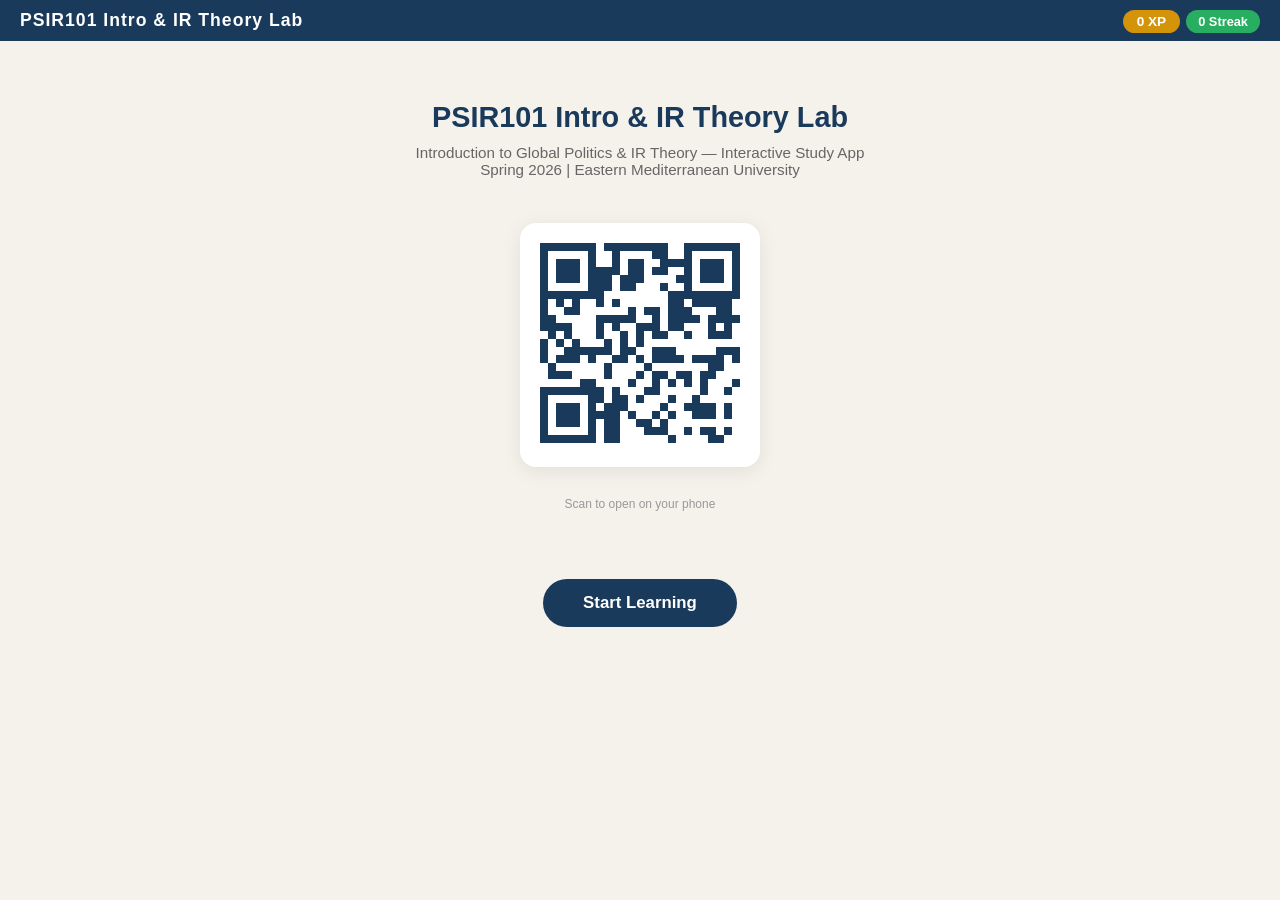
<file: intro.html>
<!DOCTYPE html>
<html lang="en">
<head>
<meta charset="UTF-8">
<meta name="viewport" content="width=device-width, initial-scale=1.0">
<title>PSIR101 Intro & IR Theory Lab</title>
<style>
*{margin:0;padding:0;box-sizing:border-box}
:root{--navy:#1a3a5c;--gold:#d4940a;--light:#f5f1eb;--mid:#e8e0d4;--dark:#2c2c2c;--accent:#c0392b;--green:#27ae60;--teal:#1abc9c;--purple:#8e44ad;--orange:#e67e22;--blue:#2980b9}
body{font-family:'Segoe UI',Roboto,Arial,sans-serif;background:var(--light);color:var(--dark);min-height:100vh}
.topbar{background:var(--navy);color:#fff;padding:10px 20px;display:flex;align-items:center;justify-content:space-between;flex-wrap:wrap;gap:8px;position:sticky;top:0;z-index:100}
.topbar h1{font-size:1.1em;letter-spacing:1px}
.xp-badge{background:var(--gold);color:#fff;padding:4px 14px;border-radius:20px;font-weight:700;font-size:.85em}
.streak-badge{background:var(--green);color:#fff;padding:4px 12px;border-radius:20px;font-weight:700;font-size:.8em;margin-left:6px}
.tabs{display:flex;background:#fff;border-bottom:2px solid var(--mid);overflow-x:auto;padding:0 10px}
.tab-btn{padding:12px 18px;border:none;background:none;cursor:pointer;font-size:.82em;font-weight:600;color:#888;white-space:nowrap;border-bottom:3px solid transparent;transition:.2s}
.tab-btn:hover{color:var(--navy)}.tab-btn.active{color:var(--navy);border-bottom-color:var(--gold)}
.container{max-width:900px;margin:0 auto;padding:20px}
.panel{display:none}.panel.active{display:block}
#landing{text-align:center;padding:40px 20px}
#landing h2{color:var(--navy);font-size:1.8em;margin-bottom:10px}
#landing p{color:#666;margin-bottom:25px;font-size:.95em}
#qr-container{margin:20px auto;display:inline-block;padding:20px;background:#fff;border-radius:16px;box-shadow:0 4px 20px rgba(0,0,0,.08)}
.start-btn{display:inline-block;margin-top:25px;padding:14px 40px;background:var(--navy);color:#fff;border:none;border-radius:30px;font-size:1.05em;font-weight:700;cursor:pointer;transition:.2s}
.start-btn:hover{background:var(--gold)}
.card{background:#fff;border-radius:14px;padding:24px;margin-bottom:20px;box-shadow:0 2px 12px rgba(0,0,0,.06)}
.card h3{color:var(--navy);margin-bottom:10px;font-size:1.05em}
.section-header{background:linear-gradient(135deg,var(--navy),#2a5a8c);color:#fff;border-radius:14px;padding:20px 24px;margin-bottom:16px}
.section-header h3{color:#fff;font-size:1.1em}.section-header p{color:rgba(255,255,255,.8);font-size:.82em;margin-top:4px}
.video-wrap{position:relative;padding-bottom:56.25%;height:0;margin:12px 0;border-radius:10px;overflow:hidden}
.video-wrap iframe{position:absolute;top:0;left:0;width:100%;height:100%;border:0}
.reflect-q{background:var(--light);border-left:4px solid var(--gold);padding:14px 18px;margin:12px 0;border-radius:0 10px 10px 0;font-size:.88em}
.reflect-options{display:flex;flex-direction:column;gap:8px;margin:10px 0}
.reflect-opt{padding:10px 16px;background:#fff;border:2px solid var(--mid);border-radius:10px;cursor:pointer;font-size:.85em;transition:.2s}
.reflect-opt:hover{border-color:var(--blue)}.reflect-opt.selected{border-color:var(--navy);background:#eef3f7}
.reflect-opt.correct{border-color:var(--green);background:#eafaf1}.reflect-opt.wrong{border-color:var(--accent);background:#fdedec}
.model-answer{background:#eafaf1;border-left:4px solid var(--green);padding:14px 18px;margin:12px 0;border-radius:0 10px 10px 0;font-size:.84em;display:none}
.model-answer.show{display:block}
.reflect-btn{padding:8px 22px;background:var(--navy);color:#fff;border:none;border-radius:8px;cursor:pointer;font-size:.85em;margin-top:8px}
.reflect-btn:hover{background:var(--gold)}.reflect-btn:disabled{opacity:.5;cursor:default}
.completed-badge{display:inline-block;background:var(--green);color:#fff;padding:3px 12px;border-radius:12px;font-size:.75em;font-weight:600}
.sort-item{padding:12px 18px;background:#fff;border:2px solid var(--mid);border-radius:10px;margin:8px 0;cursor:pointer;font-size:.88em;transition:.2s;user-select:none}
.sort-item:hover{border-color:var(--blue)}
.sort-zones{display:grid;grid-template-columns:1fr 1fr;gap:16px;margin:16px 0}
.sort-zone{min-height:120px;border:2px dashed var(--mid);border-radius:12px;padding:14px;text-align:center}
.sort-zone h4{color:var(--navy);margin-bottom:8px;font-size:.9em}
.sort-zone.over{border-color:var(--gold);background:rgba(212,148,10,.05)}
.theory-options{display:flex;flex-wrap:wrap;gap:8px;margin:10px 0}
.theory-pill{padding:8px 16px;border-radius:20px;border:2px solid var(--mid);background:#fff;cursor:pointer;font-size:.8em;font-weight:600;transition:.2s}
.theory-pill:hover{border-color:var(--navy)}.theory-pill.selected{color:#fff}
.theory-pill[data-t="realism"]{--tc:var(--accent)}.theory-pill[data-t="liberalism"]{--tc:var(--blue)}
.theory-pill[data-t="constructivism"]{--tc:var(--green)}.theory-pill[data-t="marxism"]{--tc:var(--purple)}
.theory-pill[data-t="feminism"]{--tc:var(--orange)}.theory-pill[data-t="postcolonial"]{--tc:var(--gold)}
.theory-pill.selected{background:var(--tc);border-color:var(--tc)}
.match-grid{display:grid;grid-template-columns:1fr 1fr;gap:12px}
.match-item{padding:12px 16px;background:#fff;border:2px solid var(--mid);border-radius:10px;cursor:pointer;font-size:.84em;text-align:center;transition:.2s;min-height:60px;display:flex;align-items:center;justify-content:center}
.match-item:hover{border-color:var(--blue)}.match-item.sel{border-color:var(--navy);background:#eef3f7}
.match-item.matched{border-color:var(--green);background:#eafaf1;cursor:default}
.match-item.wrong-flash{animation:wrongFlash .5s}
@keyframes wrongFlash{0%,100%{background:#fff}50%{background:#fdedec}}
.tl-item{padding:12px 18px;background:#fff;border:2px solid var(--mid);border-radius:10px;margin:6px 0;cursor:grab;font-size:.85em;display:flex;align-items:center;gap:10px;user-select:none}
.tl-item .handle{color:var(--navy);font-weight:700;font-size:1.1em}.tl-item.dragging{opacity:.5}
.tl-item.correct{border-color:var(--green);background:#eafaf1}.tl-item.wrong{border-color:var(--accent);background:#fdedec}
.stat-grid{display:grid;grid-template-columns:repeat(auto-fit,minmax(150px,1fr));gap:14px;margin:16px 0}
.stat-card{background:#fff;border-radius:14px;padding:20px;text-align:center;box-shadow:0 2px 10px rgba(0,0,0,.06)}
.stat-card .num{font-size:2em;font-weight:800;color:var(--navy);display:block}.stat-card .lbl{font-size:.75em;color:#888;margin-top:2px}
.progress-bar{height:10px;background:var(--mid);border-radius:5px;overflow:hidden;margin:6px 0}
.progress-bar .fill{height:100%;background:linear-gradient(90deg,var(--navy),var(--gold));border-radius:5px;transition:width .4s}
.result-banner{padding:16px 20px;border-radius:12px;text-align:center;margin:16px 0;font-weight:700;font-size:.95em}
.result-banner.great{background:#eafaf1;color:var(--green)}.result-banner.good{background:#fef9e7;color:var(--gold)}.result-banner.try{background:#fdedec;color:var(--accent)}
.reset-btn{padding:8px 20px;background:var(--accent);color:#fff;border:none;border-radius:8px;cursor:pointer;font-size:.85em;margin-top:12px}
.check-btn{padding:10px 28px;background:var(--navy);color:#fff;border:none;border-radius:10px;cursor:pointer;font-size:.95em;font-weight:700;margin-top:14px}
.check-btn:hover{background:var(--gold)}
.sub-nav{display:flex;gap:8px;margin-bottom:16px;flex-wrap:wrap}
.sub-btn{padding:8px 16px;border:2px solid var(--mid);background:#fff;border-radius:20px;cursor:pointer;font-size:.8em;font-weight:600;color:#666;transition:.2s}
.sub-btn:hover{border-color:var(--navy);color:var(--navy)}.sub-btn.active{background:var(--navy);color:#fff;border-color:var(--navy)}
@media(max-width:600px){.sort-zones,.match-grid{grid-template-columns:1fr}.stat-grid{grid-template-columns:1fr 1fr}.tabs{padding:0 4px}.tab-btn{padding:10px 12px;font-size:.75em}}
</style>
</head>
<body>
<div class="topbar">
  <h1>PSIR101 Intro &amp; IR Theory Lab</h1>
  <div><span class="xp-badge" id="xpDisplay">0 XP</span><span class="streak-badge" id="streakDisplay">0 Streak</span></div>
</div>
<div class="tabs" id="tabBar" style="display:none">
  <button class="tab-btn active" data-tab="videos">Video &amp; Case Reflections</button>
  <button class="tab-btn" data-tab="sorter">Concept Sorter</button>
  <button class="tab-btn" data-tab="theory">Theory Identifier</button>
  <button class="tab-btn" data-tab="match">Key Thinkers</button>
  <button class="tab-btn" data-tab="timeline">Timeline Sort</button>
  <button class="tab-btn" data-tab="stats">My Stats</button>
</div>
<div class="container">
<div id="landing">
  <h2>PSIR101 Intro &amp; IR Theory Lab</h2>
  <p>Introduction to Global Politics &amp; IR Theory — Interactive Study App<br>Spring 2026 | Eastern Mediterranean University</p>
  <div id="qr-container"></div>
  <p style="font-size:.75em;color:#999;margin-top:10px">Scan to open on your phone</p><br>
  <button class="start-btn" id="startBtn">Start Learning</button>
</div>

<div class="panel" id="panel-videos">
  <div class="sub-nav" id="vidSubNav">
    <button class="sub-btn active" data-sec="secA">A: Core Concepts</button>
    <button class="sub-btn" data-sec="secB">B: The Big Three</button>
    <button class="sub-btn" data-sec="secC">C: Critical Theories</button>
    <button class="sub-btn" data-sec="secD">D: Theory in Action</button>
    <button class="sub-btn" data-sec="secE">E: IR &amp; Cyprus</button>
  </div>
  <div id="vidSections"></div>
</div>

<div class="panel" id="panel-sorter">
  <div class="card"><h3>Concept Sorter: True or Myth?</h3><p style="font-size:.85em;color:#666">Tap each statement to cycle: red border = Myth, green = True. 10 XP per correct answer.</p></div>
  <div id="sorterItems"></div>
  <div class="sort-zones">
    <div class="sort-zone" id="zoneMyth" data-zone="myth"><h4>MYTH</h4></div>
    <div class="sort-zone" id="zoneReality" data-zone="reality"><h4>TRUE</h4></div>
  </div>
  <button class="check-btn" id="checkSorter">Check Answers</button>
  <div id="sorterResult"></div>
</div>

<div class="panel" id="panel-theory">
  <div class="card"><h3>Theory Identifier</h3><p style="font-size:.85em;color:#666">Read each statement and select the IR theory it best reflects. 15 XP per correct answer.</p></div>
  <div id="theoryItems"></div>
  <button class="check-btn" id="checkTheory">Check Answers</button>
  <div id="theoryResult"></div>
</div>

<div class="panel" id="panel-match">
  <div class="card"><h3>Key Thinkers Match</h3><p style="font-size:.85em;color:#666">Select a thinker, then their key contribution. 15 XP per correct match.</p></div>
  <div class="match-grid" id="matchGrid"></div>
  <div id="matchResult"></div>
</div>

<div class="panel" id="panel-timeline">
  <div class="card"><h3>Timeline Sort</h3><p style="font-size:.85em;color:#666">Drag events into chronological order (earliest at top). 20 XP for perfect order.</p></div>
  <div id="tlItems"></div>
  <button class="check-btn" id="checkTL">Check Order</button>
  <div id="tlResult"></div>
</div>

<div class="panel" id="panel-stats">
  <div class="card"><h3>My Progress</h3></div>
  <div class="stat-grid" id="statGrid"></div>
  <div class="card" id="activityProgress"><h3>Activity Completion</h3></div>
  <button class="reset-btn" id="resetBtn">Reset All Progress</button>
</div>
</div>

<script>
const QR=(function(){return{generate:function(d){const c=document.createElement('canvas');const sz=200;c.width=sz;c.height=sz;const x=c.getContext('2d');x.fillStyle='#fff';x.fillRect(0,0,sz,sz);x.fillStyle='#1a3a5c';const bs=8;for(let r=0;r<25;r++)for(let cl=0;cl<25;cl++){if(Math.random()>.55||(r<7&&cl<7)||(r<7&&cl>17)||(r>17&&cl<7))x.fillRect(cl*bs,r*bs,bs,bs);}function fp(ox,oy){x.fillStyle='#1a3a5c';x.fillRect(ox,oy,7*bs,7*bs);x.fillStyle='#fff';x.fillRect(ox+bs,oy+bs,5*bs,5*bs);x.fillStyle='#1a3a5c';x.fillRect(ox+2*bs,oy+2*bs,3*bs,3*bs);}fp(0,0);fp(18*bs,0);fp(0,18*bs);return c;}};})();

const VID_DATA={
secA:{title:"A: Core Concepts — Sovereignty, Anarchy, and the State System",desc:"The building blocks every IR theory shares",items:[
{id:"a1",type:"video",title:"Sovereignty, Nation-State & Anarchy Explained",yt:"X2DQKjXEj1M",
q:"What is the difference between 'anarchy' in everyday language and 'anarchy' in IR theory?",
opts:["There is no difference — both mean chaos and disorder","In IR, anarchy simply means no world government above states — it doesn't necessarily mean chaos","Anarchy in IR means the UN has failed"],
correct:1,model:"This is the most common misconception at the 101 level. In IR, anarchy is a structural condition — the absence of a central authority above sovereign states. It doesn't mean chaos; it means states must rely on themselves (self-help). Realists see anarchy as producing conflict; liberals think institutions can mitigate it; constructivists argue anarchy is 'what states make of it' (Wendt)."},
{id:"a2",type:"video",title:"The Peace of Westphalia and Sovereignty in 5 Minutes",yt:"gJVY4YpqFOU",
q:"Why is the Treaty of Westphalia (1648) considered the starting point of modern international relations?",
opts:["It created the United Nations","It established the principle that each state has sovereignty over its territory — no external authority above it","It ended all wars in Europe"],
correct:1,model:"Westphalia established the principle of state sovereignty — each state has exclusive authority within its borders and no right to interfere in other states' internal affairs. This became the foundation of the modern state system. Note: some scholars argue the 'Westphalian myth' oversimplifies — sovereignty developed gradually — but the principle remains central to IR."},
{id:"a3",type:"video",title:"Sovereignty, Anarchy, and the World Order",yt:"dS0ltDkDC8s",
q:"If there's no world government, how do states manage to cooperate at all?",
opts:["They don't — international politics is pure conflict","Through international institutions, norms, trade, and shared interests — though cooperation is always fragile","Because one powerful state forces cooperation on everyone else"],
correct:1,model:"This question gets at the heart of the IR theory debate. Realists emphasize that cooperation is rare and fragile because states fear each other. Liberals argue institutions (UN, WTO, treaties) make cooperation possible and durable. Constructivists say shared ideas and norms enable cooperation. All three have evidence — which means the answer depends on which theory you find most persuasive."}
]},
secB:{title:"B: The Big Three — Realism, Liberalism, Constructivism",desc:"The three mainstream theories of IR explained and compared",items:[
{id:"b1",type:"video",title:"International Relations Theory Explained (Overview)",yt:"H7dvZdiKHI0",
q:"What is the main 'dependent variable' — the thing all three theories are trying to explain?",
opts:["Why states exist","Why there is conflict AND cooperation in international politics","Why some states are democracies"],
correct:1,model:"All three mainstream theories share the same puzzle: why do states sometimes fight and sometimes cooperate? Realism emphasizes conflict as the default (because of anarchy and power competition). Liberalism emphasizes cooperation (because of institutions and interdependence). Constructivism says it depends on ideas, norms, and identity. Same question, different answers."},
{id:"b2",type:"video",title:"Mearsheimer, Keohane and Martin — Realism vs. Liberalism",yt:"NRdV9bnNMIw",
q:"Mearsheimer (realist) argues institutions don't matter much; Keohane (liberal) argues they do. Who is right about the UN Security Council in 2025?",
opts:["Mearsheimer — the P5 veto has paralyzed the UNSC, proving institutions are tools of power","Keohane — the UNSC still passes some resolutions and provides a forum for negotiation","Both have a point — the UNSC is both constrained by power AND still a meaningful institution"],
correct:2,model:"This is a genuine debate with no clean answer. Mearsheimer would point to the UNSC's paralysis on Gaza and Ukraine — vetoes prove great powers use institutions for their own interests. Keohane would counter that the UNSC still passes resolutions, authorizes peacekeeping, and provides legitimacy. The sophisticated answer is that both dynamics operate simultaneously — which is what makes IR theory useful: it gives you multiple lenses to analyze the same institution."},
{id:"b3",type:"video",title:"King's College London IR 101: Constructivism",yt:"t-Y6_HEb2fg",
q:"Wendt's famous claim is that 'anarchy is what states make of it.' What does this mean in practice?",
opts:["Anarchy has no fixed meaning — states can create a hostile system (Hobbes) or a cooperative one (Kant) depending on their shared ideas","Anarchy doesn't exist — it's a fiction","States can choose to ignore anarchy whenever they want"],
correct:0,model:"Wendt's argument is that the structure of the international system isn't just material (military power, geography) — it's also ideational (shared beliefs, norms, identities). The US and Canada both exist in anarchy, but they don't fear each other because they share a 'Kantian' culture of friendship. The US and North Korea exist in the same anarchy but in a 'Hobbesian' culture of enmity. Same structure, different meanings — because meaning is socially constructed."},
{id:"b4",type:"video",title:"Intro to IR Theory: Realism, Liberalism & Constructivism",yt:"lxPaEKL8M00",
q:"If you had to explain the Russia-Ukraine war using each of the three theories, how would they differ?",
opts:["Realism: NATO expansion threatened Russia's security → power balancing. Liberalism: the failure of institutions to prevent war. Constructivism: Russian identity and the idea of 'NATO as threat' drove the invasion.","All three would explain it the same way — Russia invaded because Putin is aggressive","The theories can't explain real-world events, only abstract models"],
correct:0,model:"Each theory highlights different causal factors. Realism sees NATO expansion as shifting the balance of power, making Russia feel insecure (Mearsheimer's argument). Liberalism asks why institutions (the UN, the Budapest Memorandum) failed to prevent or stop the war. Constructivism examines how Russian national identity, historical narratives about Ukraine, and the social construction of 'NATO as existential threat' made the invasion thinkable. No single theory is 'right' — together they give a richer picture."}
]},
secC:{title:"C: Critical Theories — Marxism, Feminism, Post-Colonialism",desc:"The theories that challenge the mainstream",items:[
{id:"c1",type:"video",title:"What is Marxism in International Relations?",yt:"WWZUy-J5ZMw",
q:"How does Marxism differ from realism in explaining global inequality?",
opts:["Realism says inequality comes from power differences between states; Marxism says it comes from the structure of global capitalism","They are essentially the same — both focus on power","Marxism only applies to economics, not international relations"],
correct:0,model:"Realism explains inequality in terms of power: strong states dominate weak ones. Marxism digs deeper — it asks WHY some states are powerful and others aren't, and finds the answer in the structure of global capitalism. Core-periphery relations (Wallerstein), dependency theory, and the exploitation of the Global South's labour and resources by the Global North are all Marxist explanations. The key difference: realism takes the state system as given; Marxism asks who benefits from it."},
{id:"c2",type:"video",title:"What is Critical Theory in International Relations?",yt:"yN9tCtQ_STU",
q:"Robert Cox famously said: 'Theory is always for someone and for some purpose.' What did he mean?",
opts:["All theories are biased and therefore useless","Theories that claim to be 'objective' (like realism) actually serve the interests of those in power — critical theory makes those interests visible","Cox was arguing that only Marxism is valid"],
correct:1,model:"Cox's distinction between 'problem-solving theory' and 'critical theory' is foundational. Problem-solving theory (realism, liberalism) takes the existing world order as given and asks how to make it work smoothly. Critical theory asks: who created this order? Who benefits? Who suffers? This doesn't make mainstream theories 'wrong' — but it reveals that they're not neutral. They describe a world that serves certain interests."},
{id:"c3",type:"video",title:"Post-Colonial Theory in International Relations",yt:"j4InF6yiaL4",
q:"Post-colonial theory argues that the modern state system itself is a product of colonialism. What does this mean?",
opts:["States existed everywhere before colonialism","European colonial powers drew borders, created states, and imposed the Westphalian model on the rest of the world — the 'international' system is a European export","Post-colonialism rejects the concept of the state entirely"],
correct:1,model:"The Westphalian state system that IR takes as its starting point was created in Europe and imposed on Africa, Asia, and the Middle East through colonialism. The borders of most African and Middle Eastern states were drawn by colonial powers (Berlin Conference, 1884; Sykes-Picot, 1916). Post-colonial theory asks: what does it mean for IR theory to be built on European concepts (sovereignty, anarchy, balance of power) when most of the world's states were created by European violence? This is a fundamental challenge to the entire discipline."},
{id:"c4",type:"video",title:"Marxism as a Global Politics Theory: Imperialism, Dependency",yt:"Pha-KfHkgVo",
q:"How does dependency theory explain the relationship between wealthy and poor states?",
opts:["Poor states are poor because they haven't modernized yet — development is a matter of time","The global economic system is structured so that wealth flows from the periphery (Global South) to the core (Global North) — poverty is not a stage but a structural condition","All states are equally positioned in the global economy"],
correct:1,model:"Dependency theory (Frank, Cardoso, Wallerstein) argues that underdevelopment is not a natural condition or a stage on the path to modernization — it is actively produced by the structure of the global capitalist economy. Raw materials flow from the periphery to the core; manufactured goods flow back at higher prices. Colonial and neo-colonial structures ensure this pattern continues. This directly challenges the liberal view that free trade benefits everyone equally."}
]},
secD:{title:"D: Theory in Action — Applying IR to 2024–2026",desc:"How do the theories explain the world right now?",items:[
{id:"d1",type:"video",title:"Is Gaza Pushing International Institutions to Crisis or Renewal? (CSIS)",yt:"Bo_iY6eZ7MM",
q:"The US vetoed multiple UN Security Council resolutions on Gaza in 2024. Which theory best explains this?",
opts:["Realism — the US used its veto to protect an ally (Israel), demonstrating that institutions serve powerful states' interests","Liberalism — the veto is a flaw in the institution that can be reformed","Constructivism — the US veto reflects a shared identity and norm of US-Israeli solidarity"],
correct:0,model:"All three have explanatory power, but the realist explanation is most direct: the veto exists because the P5 demanded it in 1945, and they use it to protect their interests. The US vetoed Gaza resolutions not because the resolutions were flawed, but because they conflicted with US strategic interests. Liberals would argue for veto reform (Ezulwini, France-Mexico initiative). Constructivists would examine how the 'special relationship' between the US and Israel is a socially constructed norm that shapes US behaviour at the UNSC."},
{id:"d2",type:"case",title:"Case Study: The Ukraine War Through Three Lenses",
text:"Russia invaded Ukraine in February 2022. By 2025, the war continues with no resolution. NATO has expanded (Finland 2023, Sweden 2024). The UNSC has been paralyzed by Russian vetoes. Over 10,000 civilians killed. Millions displaced. The global economy disrupted by energy and food price shocks.",
q:"If a realist, a liberal, and a constructivist walked into a room, how would each explain the war's persistence?",
opts:["Realist: security dilemma and power balancing make compromise impossible. Liberal: institutional failure (UNSC veto) prevents collective action. Constructivist: Russian identity narratives and NATO's constructed 'threat' perpetuate the conflict.","All three would agree it's Russia's fault","The theories can't explain a war that's still ongoing"],
correct:0,model:"This is the kind of multi-theory application you need for your midterm essay. A realist sees the security dilemma: NATO expansion made Russia feel encircled, and Russia's invasion is a (brutal) attempt to restore its sphere of influence. A liberal sees institutional failure: the UNSC can't act because Russia vetoes everything, the Budapest Memorandum (1994) provided no enforcement mechanism, and the liberal promise of 'peace through interdependence' (Europe's gas dependence on Russia) failed spectacularly. A constructivist sees identity: Putin's narrative of Russian civilization, the social construction of Ukraine as 'not a real country,' and NATO as an existential threat to Russian identity."},
{id:"d3",type:"case",title:"Case Study: Trump's Withdrawal from International Institutions",
text:"In 2025-26, the Trump administration withdrew the US from the UN Human Rights Council, WHO, UNESCO, and 66 international organizations. It sanctioned ICC judges, withheld UN dues, and gutted foreign aid. HRW describes this as the most significant US withdrawal from the multilateral system since its creation.",
q:"How would each major IR theory interpret the US withdrawal from multilateral institutions?",
opts:["Realism: expected — states only support institutions when it serves their interests. Liberalism: a crisis — it undermines the system that enables cooperation. Constructivism: reflects a shift in US identity from 'leader of the liberal order' to 'America First' nationalism.","Only realism can explain this — the other theories are proven wrong","This is purely about Trump's personality, not about IR theory"],
correct:0,model:"Each theory offers a different level of analysis. Realism is unsurprised: institutions were always tools of US hegemony, and when the US calculates they no longer serve its interests, it withdraws. Liberalism sees a crisis: these institutions reduce transaction costs, provide information, and enable cooperation — their erosion makes the world more dangerous. Constructivism asks the deepest question: what changed in US identity? How did 'America First' nationalism replace 'leader of the free world' as the dominant self-understanding? All three matter — and this is exactly the kind of case you could use in your midterm essay."}
]},
secE:{title:"E: IR Theory & Cyprus",desc:"Applying theoretical lenses to the island you're studying on",items:[
{id:"e1",type:"case",title:"The Cyprus Problem Through IR Theory",
text:"Cyprus has been divided since 1974. The Republic of Cyprus (Greek Cypriot, internationally recognized, EU member) and the TRNC (Turkish Cypriot, recognized only by Turkey) exist in a frozen conflict. UNFICYP has been deployed since 1964. Multiple peace talks have failed, most recently at Crans-Montana in 2017. Turkey maintains 30,000+ troops in the north. The EU, UN, and various guarantor powers (UK, Greece, Turkey) are involved.",
q:"Which IR theory best explains why the Cyprus problem remains unresolved after 50+ years?",
opts:["Realism — the involvement of external powers (Turkey, Greece, UK) pursuing their strategic interests prevents resolution","Liberalism — institutional frameworks (UN, EU) have been insufficient to overcome the conflict","Constructivism — the identities of Greek Cypriots and Turkish Cypriots, and what 'Cyprus' means to each community, make compromise difficult"],
correct:0,model:"The honest answer is that all three have explanatory power, but at the 101 level, realism provides the most direct explanation. Turkey's military presence serves its strategic interest in controlling the Eastern Mediterranean. Greece and the UK have their own interests as guarantor powers. The UNSC has been unable to enforce a settlement. But constructivism adds something crucial: the conflict is sustained not just by power but by identity — what it means to be Greek Cypriot or Turkish Cypriot, the narratives of victimhood on both sides, and the social construction of the 'other.' And liberalism explains why the EU accession of the Republic (2004) without a settlement actually reduced incentives for compromise — a liberal institutional move with realist consequences."},
{id:"e2",type:"case",title:"UNFICYP — Peacekeeping or Frozen Conflict Management?",
text:"UNFICYP (United Nations Peacekeeping Force in Cyprus) has been deployed since 1964 — one of the longest-running UN missions. It patrols the buffer zone, facilitates bi-communal contact, and supports the peace process. But the conflict remains unresolved. Critics say UNFICYP's presence actually enables the status quo by managing the conflict without solving it. The mission faces budget pressure as the US cuts UN funding.",
q:"A liberal would say UNFICYP prevents violence and facilitates dialogue. A realist would say it merely freezes the conflict in place. Who is more convincing?",
opts:["The liberal — without UNFICYP, violence could resume","The realist — 60 years of peacekeeping with no peace proves the point","Both — UNFICYP prevents violence (liberal success) but doesn't resolve the underlying power dynamics (realist critique)"],
correct:2,model:"This is a nuanced question with a nuanced answer. UNFICYP has prevented large-scale violence since 1974 — that's a real liberal achievement. But 60+ years of deployment with no political settlement suggests that peacekeeping has become a substitute for peace-making. Realists argue that the status quo serves Turkey's interests (control of territory) and that UNFICYP removes the pressure that might otherwise force a settlement. The lesson: institutions can be successful at one goal (preventing violence) while failing at another (resolving the conflict). This is excellent material for your essays."},
{id:"e3",type:"case",title:"Your Campus and Global Politics",
text:"EMU is located in Famagusta/Gazimağusa in the TRNC — an entity recognized only by Turkey. Students at EMU come from 100+ countries. The university operates under TRNC law but seeks international academic recognition. Students cross the Green Line to the south, use euros and Turkish lira, and live in a space where sovereignty, recognition, and identity are daily realities — not abstract concepts.",
q:"How does studying at EMU illustrate the concept of sovereignty in IR?",
opts:["It doesn't — sovereignty is about states, not universities","The TRNC's unrecognized sovereignty means students live in a space where the 'rules' of the international system (recognition, legitimacy, statehood) are contested daily","Sovereignty only matters for military issues"],
correct:1,model:"This is why studying IR at EMU is uniquely valuable. Sovereignty isn't just a textbook concept here — it's your daily reality. The TRNC claims sovereignty but is unrecognized by all states except Turkey. This affects everything: whether your degree is recognized abroad, whether international mail arrives, whether you can fly directly to European airports. You are living inside an IR theory case study. A realist sees the TRNC as a product of Turkish military power. A liberal sees the absence of international recognition as an institutional failure. A constructivist asks: what does 'recognition' mean, and who has the power to grant or withhold it?"}
]}
};

const SORT_DATA=[
{s:"Anarchy in IR means chaos and disorder",a:"myth",e:"Anarchy means the absence of a central authority above states — not chaos. States can cooperate under anarchy."},
{s:"The Treaty of Westphalia (1648) established the principle of state sovereignty",a:"reality",e:"Westphalia is the conventional starting point of the modern state system, though scholars debate its significance."},
{s:"Realists believe international institutions can fundamentally transform world politics",a:"myth",e:"Realists see institutions as tools of powerful states, not independent forces for change. That's the liberal view."},
{s:"Constructivists argue that 'anarchy is what states make of it'",a:"reality",e:"Wendt's famous claim — the meaning of anarchy depends on shared ideas, not just material structure."},
{s:"Liberalism argues that trade, institutions, and democracy can reduce conflict",a:"reality",e:"The 'Kantian triangle' — democratic peace, economic interdependence, and international institutions."},
{s:"Marxism is only relevant to domestic economics, not international relations",a:"myth",e:"Marxist IR examines global capitalism, core-periphery exploitation, imperialism, and dependency."},
{s:"Post-colonial theory argues that the modern state system was imposed on much of the world through colonialism",a:"reality",e:"European colonial powers drew borders and created states — the 'Westphalian' system is a European export."},
{s:"Feminism is a separate field from IR and has no relevance to international politics",a:"myth",e:"Feminist IR has been a major subfield since the late 1980s, examining how gender shapes war, peace, security, and institutions."},
{s:"The UN Security Council's P5 veto system reflects a realist view of world politics",a:"reality",e:"The veto gives the most powerful states from 1945 permanent dominance — a realist design."},
{s:"Robert Cox argued that 'theory is always for someone and for some purpose'",a:"reality",e:"Cox's distinction between problem-solving theory and critical theory — no theory is politically neutral."},
{s:"Sovereignty means states can do whatever they want without any consequences",a:"myth",e:"Sovereignty grants authority within borders, but international law, norms, and power dynamics constrain state behavior."},
{s:"The security dilemma means that one state's efforts to become more secure make other states feel less secure",a:"reality",e:"A core realist concept — arms races and mistrust are structural, not just caused by bad intentions."},
{s:"Constructivism rejects the existence of material power (military, economic)",a:"myth",e:"Constructivists don't deny material power — they argue its meaning depends on social context. 500 UK nukes vs. 5 North Korean nukes."},
{s:"The democratic peace theory claims that democracies never go to war with each other",a:"reality",e:"A central liberal claim — supported by strong empirical evidence, though debated (definition of democracy, cases like the US Civil War)."},
{s:"Dependency theory argues that poverty in the Global South is a structural condition produced by the global capitalist system",a:"reality",e:"Frank, Cardoso, Wallerstein — underdevelopment is not a stage but a product of core-periphery exploitation."},
{s:"The English School combines elements of realism and liberalism by studying 'international society'",a:"reality",e:"Bull's 'The Anarchical Society' — states form a society with shared rules and institutions, even under anarchy."},
{s:"IR theory was invented in the United States and has always been global in scope",a:"myth",e:"IR as a discipline has been dominated by Western (especially American) perspectives — post-colonial scholars critique this as 'Westcentric.'"},
{s:"The concept of the 'balance of power' is associated with liberalism",a:"myth",e:"Balance of power is a core realist concept — states form alliances to prevent any single state from dominating."}
];

const THEORY_DATA=[
{s:"States are the primary actors in international politics and must rely on themselves for security because there is no world government.",a:"realism",e:"Classical realism — self-help under anarchy."},
{s:"International institutions like the UN and WTO reduce conflict by providing information, reducing transaction costs, and creating rules.",a:"liberalism",e:"Liberal institutionalism — Keohane's argument."},
{s:"The meaning of anarchy depends on shared ideas — enemies, rivals, and friends exist in the same anarchic structure but behave very differently.",a:"constructivism",e:"Wendt's social constructivism."},
{s:"The global economic system is structured to benefit wealthy core states at the expense of the periphery.",a:"marxism",e:"World-systems theory / dependency theory."},
{s:"Mainstream IR theory ignores the experiences of women and the ways gender shapes war, peace, and security.",a:"feminism",e:"Feminist IR — Enloe, Tickner."},
{s:"The discipline of IR is built on European concepts that were imposed on the rest of the world through colonialism.",a:"postcolonial",e:"Post-colonial critique of Westcentric IR."},
{s:"NATO expansion made Russia feel encircled, triggering a security dilemma that led to the Ukraine invasion.",a:"realism",e:"Mearsheimer's structural realist argument."},
{s:"The European Union shows that states can pool sovereignty and create lasting peace through deep institutional cooperation.",a:"liberalism",e:"Liberal integration theory / neofunctionalism."},
{s:"North Korea's nuclear weapons are threatening because of what North Korea means to the US — not just because of the weapons themselves.",a:"constructivism",e:"Wendt's example: 500 British nukes vs. 5 North Korean nukes."},
{s:"Free trade agreements benefit multinational corporations more than workers in developing countries.",a:"marxism",e:"Marxist / critical political economy."},
{s:"Peace negotiations that exclude women produce agreements that fail to address sexual violence and gender-based harm.",a:"feminism",e:"Feminist IR and UNSCR 1325."},
{s:"International law reflects Western values and was historically used to legitimize colonialism.",a:"postcolonial",e:"Post-colonial legal critique — Anghie, Mutua."},
{s:"States arm themselves not because they want war, but because they can't be sure other states won't attack.",a:"realism",e:"The security dilemma — Herz, Jervis."},
{s:"Democracies rarely go to war with each other because shared democratic norms and institutional checks prevent it.",a:"liberalism",e:"Democratic peace theory — Doyle, Russett."},
{s:"The identity of the European Union as a 'normative power' shapes how it acts in the world — it exports rules, not armies.",a:"constructivism",e:"Manners' concept of Normative Power Europe."},
{s:"The IMF and World Bank impose structural adjustment programs that deepen inequality in developing countries.",a:"marxism",e:"Critical / Marxist critique of international financial institutions."},
{s:"The way we define 'security' itself is gendered — privileging military threats over human security, poverty, and gender-based violence.",a:"feminism",e:"Feminist security studies — Tickner, Enloe."},
{s:"The TRNC's lack of international recognition illustrates how sovereignty is not just about territory and power — it requires social acceptance by other states.",a:"constructivism",e:"Recognition as a social construction — relevance to Cyprus."},
{s:"China's rise challenges the existing balance of power and may lead to conflict as the US tries to maintain its dominance.",a:"realism",e:"Power transition theory / Thucydides Trap."},
{s:"The Responsibility to Protect (R2P) shows that sovereignty is no longer absolute — the international community can intervene to prevent atrocities.",a:"liberalism",e:"Liberal norm development — though R2P is contested."}
];

const MATCH_DATA=[
{thinker:"Hans Morgenthau",contrib:"Classical realism — Politics Among Nations (1948); 'interest defined in terms of power'"},
{thinker:"Kenneth Waltz",contrib:"Structural/neorealism — Theory of International Politics (1979); anarchy and the structure of the system"},
{thinker:"John Mearsheimer",contrib:"Offensive realism — The Tragedy of Great Power Politics (2001); states maximize power for survival"},
{thinker:"Robert Keohane",contrib:"Neoliberal institutionalism — After Hegemony (1984); institutions enable cooperation under anarchy"},
{thinker:"Joseph Nye",contrib:"Soft power and complex interdependence — Power and Interdependence (with Keohane, 1977)"},
{thinker:"Alexander Wendt",contrib:"Social constructivism — 'Anarchy is what states make of it' (1992); Social Theory of International Politics (1999)"},
{thinker:"Immanuel Wallerstein",contrib:"World-systems theory — core, periphery, and semi-periphery in the capitalist world-economy"},
{thinker:"Robert Cox",contrib:"Critical theory — 'Theory is always for someone and for some purpose'; problem-solving vs. critical theory"},
{thinker:"Edward Said",contrib:"Orientalism (1978) — how Western representations of the 'East' legitimized colonial domination"},
{thinker:"Hedley Bull",contrib:"English School — The Anarchical Society (1977); states form an 'international society' with shared rules"}
];

const TL_DATA=[
{y:1648,e:"Treaty of Westphalia — birth of the modern state system"},
{y:1919,e:"Treaty of Versailles & League of Nations — first attempt at liberal world order"},
{y:1939,e:"E.H. Carr publishes The Twenty Years' Crisis — realist critique of liberal idealism"},
{y:1945,e:"United Nations founded; start of the Cold War bipolar system"},
{y:1948,e:"Morgenthau publishes Politics Among Nations — classical realism"},
{y:1977,e:"Keohane & Nye publish Power and Interdependence — complex interdependence theory"},
{y:1979,e:"Waltz publishes Theory of International Politics — structural realism (neorealism)"},
{y:1989,e:"Fall of the Berlin Wall — end of the Cold War; crisis for realist predictions"},
{y:1992,e:"Wendt publishes 'Anarchy is what states make of it' — constructivism enters IR"},
{y:2001,e:"9/11 attacks — security studies transformed; 'War on Terror' begins"}
];

// STATE
let state=JSON.parse(localStorage.getItem('introLab')||'null')||{xp:0,streak:0,best:0,completed:{},activities:0,correct:0,total:0};
function save(){localStorage.setItem('introLab',JSON.stringify(state))}
function addXP(n){state.xp+=n;state.activities++;save();updXP()}
function updXP(){document.getElementById('xpDisplay').textContent=state.xp+' XP';document.getElementById('streakDisplay').textContent=state.streak+' Streak'}
updXP();

// TABS
const tabBar=document.getElementById('tabBar');
tabBar.querySelectorAll('.tab-btn').forEach(b=>{b.addEventListener('click',()=>{tabBar.querySelectorAll('.tab-btn').forEach(x=>x.classList.remove('active'));b.classList.add('active');document.querySelectorAll('.panel').forEach(p=>p.classList.remove('active'));document.getElementById('panel-'+b.dataset.tab).classList.add('active');if(b.dataset.tab==='stats')renderStats()})});

document.getElementById('startBtn').addEventListener('click',()=>{document.getElementById('landing').style.display='none';tabBar.style.display='flex';document.getElementById('panel-videos').classList.add('active')});
document.getElementById('qr-container').appendChild(QR.generate(window.location.href));

// VIDEOS
function buildVideos(){
const wrap=document.getElementById('vidSections');const subNav=document.getElementById('vidSubNav');let first=true;
for(const[secId,sec]of Object.entries(VID_DATA)){
const div=document.createElement('div');div.id=secId;div.className='vid-section';if(!first)div.style.display='none';first=false;
div.innerHTML=`<div class="section-header"><h3>${sec.title}</h3><p>${sec.desc}</p></div>`;
sec.items.forEach(item=>{
const card=document.createElement('div');card.className='card';card.id='vcard-'+item.id;
let media=item.type==='video'?`<div class="video-wrap"><iframe src="https://www.youtube-nocookie.com/embed/${item.yt}" allowfullscreen loading="lazy"></iframe></div>`:`<div style="background:var(--light);border-radius:10px;padding:16px;margin:10px 0;font-size:.88em;line-height:1.6">${item.text}</div>`;
const done=state.completed[item.id];
card.innerHTML=`<h3>${item.title} ${done?'<span class="completed-badge">Completed +10 XP</span>':''}</h3>${media}<div class="reflect-q"><strong>Reflect:</strong> ${item.q}</div><div class="reflect-options" data-id="${item.id}">${item.opts.map((o,i)=>`<div class="reflect-opt ${done?(i===item.correct?'correct':(state.completed[item.id]===i?'wrong':'')):'hover'}" data-i="${i}">${o}</div>`).join('')}</div><button class="reflect-btn" data-id="${item.id}" ${done?'disabled':''}>Submit</button><div class="model-answer ${done?'show':''}" id="model-${item.id}"><strong>Analysis:</strong> ${item.model}</div>`;
div.appendChild(card)});wrap.appendChild(div)}
subNav.querySelectorAll('.sub-btn').forEach(b=>{b.addEventListener('click',()=>{subNav.querySelectorAll('.sub-btn').forEach(x=>x.classList.remove('active'));b.classList.add('active');document.querySelectorAll('.vid-section').forEach(s=>s.style.display='none');document.getElementById(b.dataset.sec).style.display='block'})});
document.querySelectorAll('.reflect-options').forEach(el=>{el.querySelectorAll('.reflect-opt').forEach(opt=>{opt.addEventListener('click',()=>{if(state.completed[el.dataset.id])return;el.querySelectorAll('.reflect-opt').forEach(x=>x.classList.remove('selected'));opt.classList.add('selected')})})});
document.querySelectorAll('.reflect-btn').forEach(btn=>{btn.addEventListener('click',()=>{const id=btn.dataset.id;if(state.completed[id])return;const w=document.querySelector(`.reflect-options[data-id="${id}"]`);const sel=w.querySelector('.reflect-opt.selected');if(!sel)return;const chosen=parseInt(sel.dataset.i);let correct=-1;for(const sec of Object.values(VID_DATA)){const item=sec.items.find(x=>x.id===id);if(item){correct=item.correct;break}}w.querySelectorAll('.reflect-opt').forEach((o,i)=>{if(i===correct)o.classList.add('correct');else if(i===chosen&&i!==correct)o.classList.add('wrong')});if(chosen===correct){state.streak++;if(state.streak>state.best)state.best=state.streak;state.correct++}else state.streak=0;state.total++;state.completed[id]=chosen;addXP(10);btn.disabled=true;document.getElementById('model-'+id).classList.add('show');const card=document.getElementById('vcard-'+id);const h3=card.querySelector('h3');if(!h3.querySelector('.completed-badge'))h3.innerHTML+=' <span class="completed-badge">Completed +10 XP</span>'})})
}buildVideos();

// SORTER
let sortItems=[...SORT_DATA].sort(()=>Math.random()-.5).slice(0,10);let sortAnswers={};
(function buildSorter(){const wrap=document.getElementById('sorterItems');const note=document.createElement('p');note.style.cssText='font-size:.75em;color:#999;margin:8px 0';note.textContent='Tap to cycle: red border = Myth, green = True. Or drag into zones.';wrap.appendChild(note);
sortItems.forEach((item,i)=>{const d=document.createElement('div');d.className='sort-item';d.draggable=true;d.dataset.idx=i;d.textContent=item.s;
d.addEventListener('dragstart',e=>{e.dataTransfer.setData('text/plain',i);d.classList.add('dragging')});d.addEventListener('dragend',()=>d.classList.remove('dragging'));
d.addEventListener('click',()=>{if(!d.dataset.choice||d.dataset.choice==='none'){d.dataset.choice='myth';d.style.borderColor='var(--accent)'}else if(d.dataset.choice==='myth'){d.dataset.choice='reality';d.style.borderColor='var(--green)'}else{d.dataset.choice='none';d.style.borderColor='var(--mid)'}sortAnswers[i]=d.dataset.choice==='none'?undefined:d.dataset.choice});
wrap.appendChild(d)});
['zoneMyth','zoneReality'].forEach(zid=>{const z=document.getElementById(zid);z.addEventListener('dragover',e=>{e.preventDefault();z.classList.add('over')});z.addEventListener('dragleave',()=>z.classList.remove('over'));z.addEventListener('drop',e=>{e.preventDefault();z.classList.remove('over');const idx=e.dataTransfer.getData('text/plain');sortAnswers[idx]=z.dataset.zone;const item=document.querySelector(`.sort-item[data-idx="${idx}"]`);if(item){item.style.borderColor=z.dataset.zone==='myth'?'var(--accent)':'var(--green)';item.dataset.choice=z.dataset.zone}})})})();
document.getElementById('checkSorter').addEventListener('click',function(){let score=0;sortItems.forEach((item,i)=>{const el=document.querySelector(`.sort-item[data-idx="${i}"]`);const ans=sortAnswers[i]||el?.dataset?.choice;if(ans===item.a){score++;el.style.background='#eafaf1';el.style.borderColor='var(--green)'}else{el.style.background='#fdedec';el.style.borderColor='var(--accent)'}el.innerHTML=`${item.s}<br><small style="color:#666"><strong>${item.a.toUpperCase()}</strong> — ${item.e}</small>`});const pct=Math.round(score/sortItems.length*100);const cls=pct>=80?'great':pct>=50?'good':'try';document.getElementById('sorterResult').innerHTML=`<div class="result-banner ${cls}">${score}/${sortItems.length} correct (${pct}%)</div>`;if(score>0){addXP(score*10);state.correct+=score;state.total+=sortItems.length;save()}this.disabled=true});

// THEORY
const THEORY_LABELS={realism:"Realism",liberalism:"Liberalism",constructivism:"Constructivism",marxism:"Marxism",feminism:"Feminism",postcolonial:"Post-colonialism"};
const THEORY_KEYS=Object.keys(THEORY_LABELS);
let theoryItems=[...THEORY_DATA].sort(()=>Math.random()-.5).slice(0,10);let theoryAnswers={};
(function buildTheory(){const wrap=document.getElementById('theoryItems');theoryItems.forEach((item,i)=>{const card=document.createElement('div');card.className='card';card.innerHTML=`<p style="font-size:.9em;margin-bottom:10px;font-style:italic">"${item.s}"</p><div class="theory-options" data-idx="${i}">${THEORY_KEYS.map(k=>`<span class="theory-pill" data-t="${k}" data-idx="${i}">${THEORY_LABELS[k]}</span>`).join('')}</div>`;wrap.appendChild(card)});document.querySelectorAll('.theory-pill').forEach(p=>{p.addEventListener('click',()=>{const idx=p.dataset.idx;document.querySelectorAll(`.theory-pill[data-idx="${idx}"]`).forEach(x=>x.classList.remove('selected'));p.classList.add('selected');theoryAnswers[idx]=p.dataset.t})})})();
document.getElementById('checkTheory').addEventListener('click',function(){let score=0;theoryItems.forEach((item,i)=>{const pills=document.querySelectorAll(`.theory-pill[data-idx="${i}"]`);pills.forEach(p=>{if(p.dataset.t===item.a){p.classList.add('selected');p.style.background='var(--green)';p.style.borderColor='var(--green)';p.style.color='#fff'}else if(p.classList.contains('selected')&&p.dataset.t!==item.a){p.style.background='var(--accent)';p.style.borderColor='var(--accent)';p.style.color='#fff'}});if(theoryAnswers[i]===item.a)score++;const card=pills[0].closest('.card');const exp=document.createElement('p');exp.style.cssText='font-size:.8em;color:#666;margin-top:8px;border-top:1px solid var(--mid);padding-top:8px';exp.innerHTML=`<strong>${THEORY_LABELS[item.a]}:</strong> ${item.e}`;card.appendChild(exp)});const pct=Math.round(score/theoryItems.length*100);const cls=pct>=80?'great':pct>=50?'good':'try';document.getElementById('theoryResult').innerHTML=`<div class="result-banner ${cls}">${score}/${theoryItems.length} correct (${pct}%)</div>`;if(score>0){addXP(score*15);state.correct+=score;state.total+=theoryItems.length;save()}this.disabled=true});

// MATCH
let matchPairs=[...MATCH_DATA].sort(()=>Math.random()-.5);let matchSel=null;let matchCount=0;
(function buildMatch(){const grid=document.getElementById('matchGrid');const left=matchPairs.map((p,i)=>({text:p.thinker,type:'thinker',idx:i})).sort(()=>Math.random()-.5);const right=matchPairs.map((p,i)=>({text:p.contrib,type:'contrib',idx:i})).sort(()=>Math.random()-.5);
[...left,...right].forEach(item=>{const d=document.createElement('div');d.className='match-item';d.dataset.type=item.type;d.dataset.idx=item.idx;d.textContent=item.text;
d.addEventListener('click',()=>{if(d.classList.contains('matched'))return;if(!matchSel){matchSel=d;d.classList.add('sel');return}if(matchSel===d){d.classList.remove('sel');matchSel=null;return}if(matchSel.dataset.type===d.dataset.type){matchSel.classList.remove('sel');matchSel=d;d.classList.add('sel');return}
if(matchSel.dataset.idx===d.dataset.idx){matchSel.classList.remove('sel');matchSel.classList.add('matched');d.classList.add('matched');matchCount++;addXP(15);state.correct++;state.total++;state.streak++;if(state.streak>state.best)state.best=state.streak;save();updXP();if(matchCount===matchPairs.length)document.getElementById('matchResult').innerHTML='<div class="result-banner great">All matched!</div>'}else{d.classList.add('wrong-flash');matchSel.classList.add('wrong-flash');state.streak=0;state.total++;save();updXP();setTimeout(()=>{d.classList.remove('wrong-flash');matchSel.classList.remove('wrong-flash','sel');matchSel=null},500);return}matchSel=null});grid.appendChild(d)})})();

// TIMELINE
let tlShuffled=[...TL_DATA].sort(()=>Math.random()-.5);
(function buildTL(){const wrap=document.getElementById('tlItems');tlShuffled.forEach((item,i)=>{const d=document.createElement('div');d.className='tl-item';d.draggable=true;d.dataset.idx=i;d.innerHTML=`<span class="handle">☰</span> ${item.e}`;
d.addEventListener('dragstart',e=>{e.dataTransfer.setData('text/plain',i);d.classList.add('dragging')});d.addEventListener('dragend',()=>d.classList.remove('dragging'));
d.addEventListener('dragover',e=>{e.preventDefault();const after=getDragAfter(wrap,e.clientY);const dragging=wrap.querySelector('.dragging');if(after)wrap.insertBefore(dragging,after);else wrap.appendChild(dragging)});wrap.appendChild(d)})})();
function getDragAfter(c,y){const els=[...c.querySelectorAll('.tl-item:not(.dragging)')];return els.reduce((cl,ch)=>{const box=ch.getBoundingClientRect();const off=y-box.top-box.height/2;if(off<0&&off>cl.offset)return{offset:off,element:ch};return cl},{offset:Number.NEGATIVE_INFINITY}).element}
document.getElementById('checkTL').addEventListener('click',function(){const items=document.querySelectorAll('#tlItems .tl-item');const correctOrder=[...TL_DATA].sort((a,b)=>a.y-b.y);let score=0;items.forEach((d,i)=>{const item=tlShuffled[d.dataset.idx];const ci=correctOrder[i];if(item.y===ci.y){d.classList.add('correct');score++}else d.classList.add('wrong');d.innerHTML=`<span class="handle">${i+1}</span> <strong>${item.y}</strong> — ${item.e}`});const pct=Math.round(score/TL_DATA.length*100);const cls=pct>=80?'great':pct>=50?'good':'try';document.getElementById('tlResult').innerHTML=`<div class="result-banner ${cls}">${score}/${TL_DATA.length} correct (${pct}%)</div>`;const xp=score===TL_DATA.length?20:Math.floor(score*2);if(xp>0){addXP(xp);state.correct+=score;state.total+=TL_DATA.length;save()}this.disabled=true});

// STATS
function renderStats(){const grid=document.getElementById('statGrid');const acc=state.total?Math.round(state.correct/state.total*100):0;grid.innerHTML=`<div class="stat-card"><span class="num">${state.xp}</span><span class="lbl">Total XP</span></div><div class="stat-card"><span class="num">${acc}%</span><span class="lbl">Accuracy</span></div><div class="stat-card"><span class="num">${state.best}</span><span class="lbl">Best Streak</span></div><div class="stat-card"><span class="num">${state.activities}</span><span class="lbl">Activities</span></div>`;const prog=document.getElementById('activityProgress');const totalV=Object.values(VID_DATA).reduce((s,sec)=>s+sec.items.length,0);const doneV=Object.keys(state.completed).length;prog.innerHTML=`<h3>Activity Completion</h3><p style="font-size:.85em;margin:10px 0">Video & Case Reflections: ${doneV}/${totalV}</p><div class="progress-bar"><div class="fill" style="width:${Math.round(doneV/totalV*100)}%"></div></div>`}
document.getElementById('resetBtn').addEventListener('click',()=>{if(confirm('Reset all progress?')){state={xp:0,streak:0,best:0,completed:{},activities:0,correct:0,total:0};save();updXP();location.reload()}});
</script>
</body>
</html>
</file>
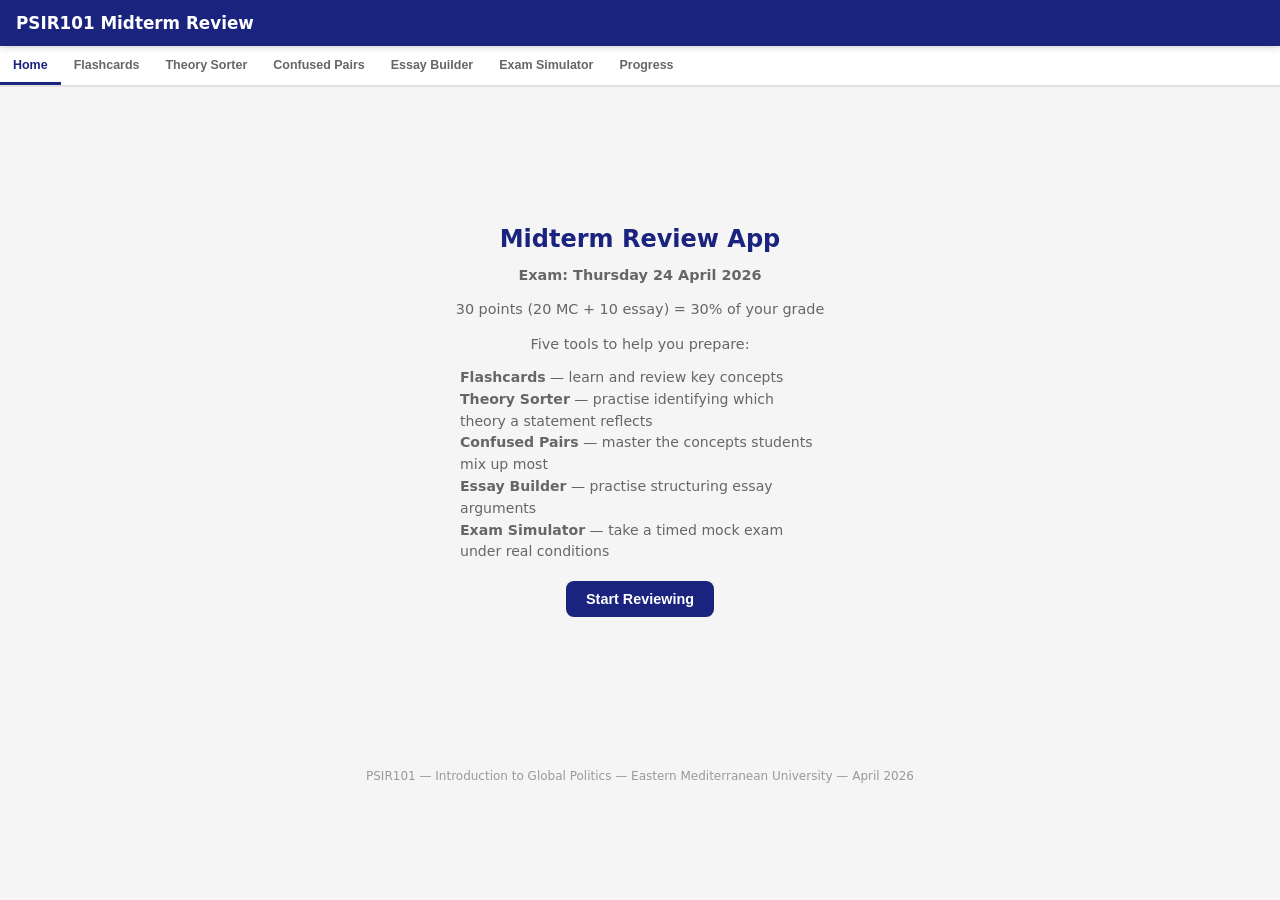
<file: midterm-study-guide.html>
<!DOCTYPE html>
<html lang="en">
<head>
<meta charset="UTF-8">
<meta name="viewport" content="width=device-width,initial-scale=1.0,maximum-scale=1.0,user-scalable=no">
<title>PSIR101 Midterm Review</title>
<style>
:root{--pri:#1a237e;--sec:#e8eaf6;--acc:#ff6f00;--ok:#2e7d32;--no:#c62828;--bg:#f5f5f5;--card:#fff;--radius:12px;--shadow:0 2px 8px rgba(0,0,0,.12)}
*{box-sizing:border-box;margin:0;padding:0}
body{font-family:'Segoe UI',system-ui,sans-serif;background:var(--bg);color:#222;line-height:1.55;overflow-x:hidden}
.bar{position:sticky;top:0;z-index:100;background:var(--pri);color:#fff;padding:10px 16px;display:flex;justify-content:space-between;align-items:center;box-shadow:var(--shadow)}
.bar h1{font-size:1.05rem;font-weight:700}
.bar-right{display:flex;align-items:center;gap:10px}
.timer-display{background:rgba(255,255,255,.15);padding:4px 12px;border-radius:20px;font-size:.85rem;font-weight:700;display:none}
.timer-display.active{display:inline-block}
.timer-display.warn{background:var(--no);animation:pulse 1s infinite}
@keyframes pulse{0%,100%{opacity:1}50%{opacity:.6}}
.tabs{display:flex;overflow-x:auto;background:#fff;border-bottom:2px solid #e0e0e0;position:sticky;top:48px;z-index:99}
.tabs button{flex:none;padding:10px 13px;border:none;background:transparent;font-size:.78rem;font-weight:600;color:#666;cursor:pointer;border-bottom:3px solid transparent;white-space:nowrap;transition:.2s}
.tabs button.active{color:var(--pri);border-bottom-color:var(--pri)}
.panel{display:none;padding:16px;max-width:800px;margin:0 auto}
.panel.active{display:block}
.card{background:var(--card);border-radius:var(--radius);padding:16px;margin-bottom:16px;box-shadow:var(--shadow)}
.card h3{color:var(--pri);margin-bottom:8px;font-size:1rem}
.card p{font-size:.9rem;margin-bottom:6px}
.btn{display:inline-block;padding:10px 20px;border:none;border-radius:8px;font-size:.9rem;font-weight:700;cursor:pointer;margin:6px 4px;transition:.2s}
.btn-pri{background:var(--pri);color:#fff}.btn-pri:hover{opacity:.9}
.btn-acc{background:var(--acc);color:#fff}.btn-acc:hover{opacity:.9}
.btn-out{background:#fff;color:var(--pri);border:2px solid var(--pri)}.btn-out:hover{background:var(--sec)}
.btn-ok{background:var(--ok);color:#fff}
.btn-no{background:var(--no);color:#fff}
.btn-sm{padding:7px 14px;font-size:.82rem}
.btn:disabled{opacity:.5;cursor:not-allowed}
.opt-btn{display:block;width:100%;text-align:left;padding:10px 12px;margin:4px 0;border:2px solid #ccc;border-radius:8px;background:#fff;font-size:.88rem;cursor:pointer;transition:.2s}
.opt-btn:hover{border-color:var(--pri)}
.opt-btn.correct{border-color:var(--ok);background:#e8f5e9;font-weight:700}
.opt-btn.wrong{border-color:var(--no);background:#ffebee}
.opt-btn.selected{border-color:var(--pri);background:var(--sec)}
.explain{display:none;background:#fff8e1;border-left:4px solid var(--acc);padding:10px;margin-top:8px;border-radius:0 8px 8px 0;font-size:.85rem}
.explain.show{display:block}
.flash-card{min-height:180px;display:flex;flex-direction:column;align-items:center;justify-content:center;text-align:center;padding:24px;cursor:pointer;transition:transform .3s;position:relative}
.flash-card .term{font-size:1.3rem;font-weight:800;color:var(--pri)}
.flash-card .def{font-size:.92rem;color:#333;margin-top:12px;display:none}
.flash-card.flipped .def{display:block}
.flash-card.flipped .term{font-size:1rem;margin-bottom:4px}
.flash-card .hint{font-size:.75rem;color:#999;position:absolute;bottom:10px}
.flash-card.flipped .hint{display:none}
.module-tag{display:inline-block;padding:2px 8px;border-radius:10px;font-size:.7rem;font-weight:700;color:#fff;margin-bottom:6px}
.m1{background:#1565c0}.m2{background:#00695c}.m3{background:#6a1b9a}.m4{background:#e65100}.m5{background:#ad1457}
.pair-box{display:grid;grid-template-columns:1fr 1fr;gap:12px;margin:12px 0}
.pair-side{background:var(--sec);border-radius:var(--radius);padding:14px;text-align:center}
.pair-side h4{color:var(--pri);font-size:.95rem;margin-bottom:6px}
.pair-side p{font-size:.85rem}
.check-grid{display:grid;grid-template-columns:1fr 1fr;gap:8px;margin:8px 0}
.check-item{padding:10px;border:2px solid #ccc;border-radius:8px;font-size:.85rem;cursor:pointer;text-align:center;transition:.2s}
.check-item:hover{border-color:var(--pri)}
.check-item.checked{border-color:var(--ok);background:#e8f5e9}
.progress-bar{height:6px;background:#e0e0e0;border-radius:3px;margin:8px 0;overflow:hidden}
.progress-bar .fill{height:100%;background:var(--ok);border-radius:3px;transition:width .4s}
.landing{display:flex;flex-direction:column;align-items:center;justify-content:center;min-height:70vh;text-align:center;padding:20px}
.landing h2{font-size:1.5rem;color:var(--pri);margin:12px 0 6px}
.landing p{color:#666;max-width:420px;margin-bottom:12px;font-size:.9rem}
.essay-step{background:var(--sec);border-radius:8px;padding:12px;margin:8px 0}
.essay-step label{font-weight:700;font-size:.88rem;color:var(--pri);display:block;margin-bottom:4px}
.essay-step textarea{width:100%;border:2px solid #ccc;border-radius:8px;padding:8px;font-size:.88rem;font-family:inherit;resize:vertical;min-height:60px}
.essay-step textarea:focus{border-color:var(--pri);outline:none}
.model-outline{display:none;background:#e8f5e9;border-left:4px solid var(--ok);padding:12px;margin-top:10px;border-radius:0 8px 8px 0;font-size:.85rem}
.model-outline.show{display:block}
.exam-q{background:var(--card);border-radius:var(--radius);padding:16px;margin-bottom:12px;box-shadow:var(--shadow);display:none}
.exam-q.active{display:block}
.exam-nav{display:flex;flex-wrap:wrap;gap:4px;margin:10px 0}
.exam-nav button{width:34px;height:34px;border-radius:6px;border:2px solid #ccc;background:#fff;font-size:.8rem;font-weight:700;cursor:pointer}
.exam-nav button.answered{border-color:var(--pri);background:var(--sec)}
.exam-nav button.current{border-color:var(--acc);background:#fff3e0}
.exam-nav button.review-correct{border-color:var(--ok);background:#e8f5e9}
.exam-nav button.review-wrong{border-color:var(--no);background:#ffebee}
.score-big{font-size:2.5rem;font-weight:800;color:var(--pri);text-align:center;margin:16px 0}
.score-sub{text-align:center;color:#666;font-size:.95rem;margin-bottom:16px}
.rubric-table{width:100%;border-collapse:collapse;font-size:.82rem;margin:10px 0}
.rubric-table th,.rubric-table td{border:1px solid #ddd;padding:8px;text-align:left}
.rubric-table th{background:var(--pri);color:#fff}
.self-q{padding:10px;margin:6px 0;background:var(--sec);border-radius:8px;font-size:.88rem}
.self-q label{font-weight:600;display:block;margin-bottom:4px}
.peel-check{display:grid;grid-template-columns:repeat(4,1fr);gap:4px;margin:4px 0}
.peel-check span{padding:6px;border:2px solid #ccc;border-radius:6px;text-align:center;font-size:.78rem;font-weight:700;cursor:pointer;transition:.2s}
.peel-check span.on{border-color:var(--ok);background:#e8f5e9}
.stat-grid{display:grid;grid-template-columns:repeat(auto-fit,minmax(130px,1fr));gap:12px;margin:12px 0}
.stat-box{background:var(--card);border-radius:var(--radius);padding:16px;text-align:center;box-shadow:var(--shadow)}
.stat-box .num{font-size:1.8rem;font-weight:800;color:var(--pri)}
.stat-box .label{font-size:.78rem;color:#666}
footer{text-align:center;padding:20px;color:#999;font-size:.75rem}
@media(max-width:480px){.tabs button{padding:8px 9px;font-size:.72rem}.pair-box{grid-template-columns:1fr}.check-grid{grid-template-columns:1fr}.peel-check{grid-template-columns:repeat(2,1fr)}}
</style>
</head>
<body>

<div class="bar">
  <h1>PSIR101 Midterm Review</h1>
  <div class="bar-right">
    <span class="timer-display" id="timer-display">90:00</span>
  </div>
</div>

<div class="tabs" id="tab-bar"></div>

<div class="panel active" id="p-landing">
  <div class="landing">
    <h2>Midterm Review App</h2>
    <p><strong>Exam: Thursday 24 April 2026</strong></p>
    <p>30 points (20 MC + 10 essay) = 30% of your grade</p>
    <p>Five tools to help you prepare:</p>
    <p style="text-align:left;max-width:360px;font-size:.88rem"><strong>Flashcards</strong> — learn and review key concepts<br><strong>Theory Sorter</strong> — practise identifying which theory a statement reflects<br><strong>Confused Pairs</strong> — master the concepts students mix up most<br><strong>Essay Builder</strong> — practise structuring essay arguments<br><strong>Exam Simulator</strong> — take a timed mock exam under real conditions</p>
    <button class="btn btn-pri" onclick="activateTab('t-flash')">Start Reviewing</button>
  </div>
</div>

<div class="panel" id="p-flash"></div>
<div class="panel" id="p-sorter"></div>
<div class="panel" id="p-pairs"></div>
<div class="panel" id="p-essay"></div>
<div class="panel" id="p-exam"></div>
<div class="panel" id="p-progress"></div>

<footer>PSIR101 — Introduction to Global Politics — Eastern Mediterranean University — April 2026</footer>

<script>
/* ========== STATE ========== */
const SK='mr2-state';
let S=JSON.parse(localStorage.getItem(SK))||{flash:{},sorter:{},pairs:{},essays:{},exams:[]};
function save(){localStorage.setItem(SK,JSON.stringify(S));}
save();

/* ========== TABS ========== */
const tabs=[
  {id:'t-landing',label:'Home',panel:'p-landing'},
  {id:'t-flash',label:'Flashcards',panel:'p-flash'},
  {id:'t-sorter',label:'Theory Sorter',panel:'p-sorter'},
  {id:'t-pairs',label:'Confused Pairs',panel:'p-pairs'},
  {id:'t-essay',label:'Essay Builder',panel:'p-essay'},
  {id:'t-exam',label:'Exam Simulator',panel:'p-exam'},
  {id:'t-progress',label:'Progress',panel:'p-progress'}
];
const tabBar=document.getElementById('tab-bar');
tabs.forEach(t=>{
  const b=document.createElement('button');b.textContent=t.label;b.id=t.id;
  if(t.id==='t-landing')b.classList.add('active');
  b.onclick=()=>{if(examRunning&&t.id!=='t-exam'){if(!confirm('Leaving will end your mock exam. Are you sure?'))return;endExam();}activateTab(t.id);};
  tabBar.appendChild(b);
});
function activateTab(id){
  tabs.forEach(t=>{
    document.getElementById(t.id).classList.toggle('active',t.id===id);
    document.getElementById(t.panel).classList.toggle('active',t.id===id);
  });
  if(id==='t-progress')renderProgress();
}

/* ========== FLASHCARD DATA ========== */
const flashData=[
  {mod:1,term:'Anarchy',def:'The absence of a central authority above states in the international system. It does not mean chaos — it means there is no world government.'},
  {mod:1,term:'Realism',def:'A theory that sees world politics as a struggle for power and security among states. States are the main actors and focus on survival.'},
  {mod:1,term:'Liberalism',def:'A theory that believes cooperation is possible through institutions, interdependence, and shared rules. States can achieve mutual benefits.'},
  {mod:1,term:'Constructivism',def:'A theory that argues norms, identities, and shared ideas shape state behaviour. The international system is socially constructed.'},
  {mod:1,term:'Marxism',def:'A theory that focuses on economic structures and how global capitalism creates inequality between the core and the periphery.'},
  {mod:1,term:'Absolute Gains',def:'The total benefit a state gets from cooperation. If both sides benefit, cooperation is worth it — even if the other side benefits more. Associated with liberalism.'},
  {mod:1,term:'Relative Gains',def:'How much a state gains compared to others. A state may refuse cooperation if the other gains more. Associated with realism.'},
  {mod:1,term:'Problem-Solving Theory',def:'Theory that accepts the existing world order and tries to make it work better. It does not question the system itself.'},
  {mod:1,term:'Critical Theory',def:'Theory that questions who benefits from the existing world order. Robert Cox: "Theory is always for someone and for some purpose."'},
  {mod:1,term:'Material Factors',def:'Tangible things like military power, economic resources, and technology. Realists and Marxists emphasise these.'},
  {mod:1,term:'Ideational Factors',def:'Intangible things like norms, identities, beliefs, and shared understandings. Constructivists emphasise these.'},
  {mod:2,term:'Globalization',def:'The widening, deepening, and speeding up of worldwide interconnectedness — economic, political, cultural, technological, and environmental (Baylis et al.).'},
  {mod:2,term:'Deterritorialization',def:'Activities and processes that extend beyond national boundaries. Geography becomes less of a barrier to interaction.'},
  {mod:2,term:'Core-Periphery',def:'Core countries (wealthy, industrialised) benefit from the global system while periphery countries (poor, resource-exporting) are exploited. From dependency/world-systems theory.'},
  {mod:2,term:'Dependency Theory',def:'Poverty in the Global South is actively produced by exploitative economic relationships with rich countries — not a natural starting condition.'},
  {mod:2,term:'Unevenness of Globalization',def:'Globalization does not affect everyone equally. Some countries and groups benefit while others are left behind or made worse off.'},
  {mod:2,term:'Pax Britannica',def:'Roughly 1850–1914. Britain dominated global trade and finance. Free trade, gold standard, massive capital flows, British naval power.'},
  {mod:3,term:'IGO',def:'Intergovernmental Organization — members are sovereign states. Examples: UN, EU, NATO, African Union.'},
  {mod:3,term:'NGO / INGO',def:'Non-governmental organization — not made up of states. Private, usually non-profit. Examples: Amnesty International, Doctors Without Borders, Oxfam.'},
  {mod:3,term:'Supranationalism',def:'An international organisation can make binding decisions on member states without unanimous agreement. States give up some sovereignty. Example: EU.'},
  {mod:3,term:'Intergovernmentalism',def:'States keep control. Decisions require consensus among governments. No authority above the state can impose decisions.'},
  {mod:4,term:'UN Security Council',def:'5 permanent members with veto power + 10 non-permanent members. Can pass binding resolutions and authorise the use of force.'},
  {mod:4,term:'Binding vs. Recommendations',def:'Only the Security Council passes binding resolutions. The General Assembly can only make recommendations.'},
  {mod:4,term:'Veto Power',def:'Any P5 member (US, UK, France, Russia, China) can block any substantive Security Council resolution, even if all others support it.'},
  {mod:4,term:'League of Nations',def:'Created after WWI (1920). Preceded the UN. Failed because major powers did not join or withdrew, and it could not prevent WWII.'},
  {mod:4,term:'MDGs vs. SDGs',def:'MDGs (2000–2015): 8 goals, mainly for developing countries. SDGs (2015–2030): 17 goals, broader, apply to ALL countries.'},
  {mod:4,term:'Peacekeeping',def:'Traditional UN operations: monitoring ceasefires, separating combatants. Military, limited, requires consent of parties.'},
  {mod:4,term:'Peacebuilding',def:'Broader post-conflict work: rebuilding institutions, elections, reconciliation, addressing root causes. Emerged after the Cold War.'},
  {mod:4,term:'Specialized Agencies',def:'Autonomous organisations linked to the UN by agreements: WHO, ILO, UNESCO. Different from UN funds/programmes like UNICEF.'},
  {mod:5,term:'Gender (in IR)',def:'Social codes that define masculinity and femininity. Socially constructed — not the same as biological sex.'},
  {mod:5,term:'Sex vs. Gender',def:'Sex = biological (male/female). Gender = social roles and expectations (masculinity/femininity). IR studies gender.'},
  {mod:5,term:'Intersectionality',def:'Gender interacts with race, class, ethnicity, and sexuality to produce different experiences of inequality. They cannot be separated.'},
  {mod:5,term:'Reproductive Economy',def:'Unpaid or undervalued work: childcare, cooking, cleaning, emotional labour. Feminist scholars argue it is invisible in traditional analysis.'},
  {mod:5,term:'Hegemonic Masculinity',def:'R.W. Connell: the dominant ideal of masculinity — strength, rationality, heterosexuality, authority. It shapes politics and institutions.'},
  {mod:5,term:'Gender-Blindness',def:'Traditional IR ignored gender entirely. By not asking about gender, mainstream theories gave an incomplete picture of world politics.'}
];

/* ========== FLASHCARDS ========== */
(function(){
  const p=document.getElementById('p-flash');
  const modNames={1:'IR Theory',2:'Globalization',3:'Int\'l Orgs',4:'United Nations',5:'Gender'};
  const modClass={1:'m1',2:'m2',3:'m3',4:'m4',5:'m5'};
  let deck=[...flashData].sort(()=>Math.random()-.5);
  let idx=0;
  p.innerHTML=`
    <div class="card"><h3>Concept Flashcards</h3><p>Tap the card to see the definition. Mark each concept as "Got it" or "Review again." Work through all ${flashData.length} concepts to make sure you know them.</p></div>
    <div class="card" style="text-align:center">
      <button class="btn btn-sm btn-out fl-f" data-m="all">All</button>
      <button class="btn btn-sm btn-out fl-f" data-m="1">IR Theory</button>
      <button class="btn btn-sm btn-out fl-f" data-m="2">Globalization</button>
      <button class="btn btn-sm btn-out fl-f" data-m="3">IOs</button>
      <button class="btn btn-sm btn-out fl-f" data-m="4">UN</button>
      <button class="btn btn-sm btn-out fl-f" data-m="5">Gender</button>
    </div>
    <div id="fl-count" style="text-align:center;font-size:.85rem;color:#666;margin:8px 0"></div>
    <div class="card flash-card" id="fl-card">
      <span class="module-tag" id="fl-mod"></span>
      <div class="term" id="fl-term"></div>
      <div class="def" id="fl-def"></div>
      <span class="hint">Tap to reveal definition</span>
    </div>
    <div style="text-align:center;margin:8px 0">
      <button class="btn btn-no btn-sm" id="fl-again">Review again</button>
      <button class="btn btn-ok btn-sm" id="fl-got">Got it</button>
    </div>
    <div id="fl-status" style="text-align:center;font-size:.85rem;color:#666;margin:8px 0"></div>`;

  function showCard(){
    if(idx>=deck.length){
      document.getElementById('fl-count').textContent='You have been through all cards in this set. Showing them again.';
      idx=0;deck.sort(()=>Math.random()-.5);
    }
    const c=deck[idx];
    document.getElementById('fl-mod').className='module-tag '+modClass[c.mod];
    document.getElementById('fl-mod').textContent=modNames[c.mod];
    document.getElementById('fl-term').textContent=c.term;
    document.getElementById('fl-def').textContent=c.def;
    document.getElementById('fl-card').classList.remove('flipped');
    document.getElementById('fl-count').textContent=`Card ${idx+1} of ${deck.length}`;
    const mastered=Object.keys(S.flash).length;
    document.getElementById('fl-status').textContent=`${mastered} of ${flashData.length} concepts mastered`;
  }
  document.getElementById('fl-card').onclick=()=>document.getElementById('fl-card').classList.toggle('flipped');
  document.getElementById('fl-got').onclick=()=>{S.flash[deck[idx].term]=true;save();idx++;showCard();};
  document.getElementById('fl-again').onclick=()=>{delete S.flash[deck[idx].term];save();deck.push(deck[idx]);idx++;showCard();};
  p.querySelectorAll('.fl-f').forEach(b=>{
    b.onclick=()=>{
      const m=b.dataset.m;
      deck=m==='all'?[...flashData].sort(()=>Math.random()-.5):flashData.filter(f=>f.mod==m).sort(()=>Math.random()-.5);
      idx=0;showCard();
    };
  });
  showCard();
})();

/* ========== THEORY SORTER ========== */
const sorterData=[
  {s:'States cooperate because institutions reduce the cost of making agreements and provide reliable information.',ans:'Liberalism'},
  {s:'The structure of global capitalism transfers wealth from poor countries to rich countries systematically.',ans:'Marxism'},
  {s:'The meaning of sovereignty has changed over time because states collectively redefine what it means through interaction.',ans:'Constructivism'},
  {s:'Countries build nuclear weapons because they cannot trust other countries not to threaten them.',ans:'Realism'},
  {s:'Organisations like the WTO help countries achieve mutual benefits through agreed rules on trade.',ans:'Liberalism'},
  {s:'Global inequality is not an accident — it is built into the structure of the world economy.',ans:'Marxism'},
  {s:'NATO survived the end of the Cold War because its members developed a shared identity, not just shared threats.',ans:'Constructivism'},
  {s:'A rising power like China will inevitably challenge the existing order because that is what rising powers do.',ans:'Realism'},
  {s:'The European Union shows that countries can share sovereignty and benefit from deep cooperation.',ans:'Liberalism'},
  {s:'Multinational corporations exploit cheap labour in developing countries to maximise profit for shareholders in rich countries.',ans:'Marxism'},
  {s:'Human rights norms spread globally because activists changed what states consider acceptable behaviour.',ans:'Constructivism'},
  {s:'A country withdrew from international organisations because they no longer served its national interests.',ans:'Realism'},
  {s:'Democratic countries rarely fight each other because their political systems encourage peaceful conflict resolution.',ans:'Liberalism'},
  {s:'Free trade agreements benefit wealthy countries more because they write the rules to favour their own industries.',ans:'Marxism'},
  {s:'A country\'s identity as a great power shapes its foreign policy more than its actual military capabilities.',ans:'Constructivism'},
  {s:'Small states join alliances because they need protection from bigger, more powerful neighbours.',ans:'Realism'},
  {s:'Theory should not just explain the world — it should ask who benefits from the current system and challenge injustice.',ans:'Critical Theory'},
  {s:'A good theory accepts the existing order and tries to solve problems within it, such as reducing barriers to trade.',ans:'Problem-Solving Theory'},
  {s:'Asking "where are the women?" in international politics reveals power structures that mainstream theories ignore.',ans:'Feminism'},
  {s:'The global care chain shows how gender and class intersect across borders in the international political economy.',ans:'Feminism'},
  {s:'International law only matters when powerful states decide to follow it. When it conflicts with national interest, states ignore it.',ans:'Realism'},
  {s:'International institutions socialise states into following rules over time, even when it is not in their immediate interest.',ans:'Constructivism'},
  {s:'Development aid from rich countries is not charity — it is a tool to maintain economic dependence and open markets for core-country exports.',ans:'Marxism'},
  {s:'Regional trade agreements like ASEAN show that even rival states can build cooperative frameworks that benefit all members.',ans:'Liberalism'}
];

(function(){
  const p=document.getElementById('p-sorter');
  const labels=['Realism','Liberalism','Constructivism','Marxism','Critical Theory','Problem-Solving Theory','Feminism'];
  const pool=[...sorterData].sort(()=>Math.random()-.5).slice(0,12);
  p.innerHTML=`<div class="card"><h3>Theory Sorter</h3><p>Read each statement and pick the theory it reflects. This is the single most important skill for the exam — you need to be able to recognise which theory is being used.</p></div><div id="sort-list"></div><div style="text-align:center;margin:12px"><span id="sort-score"></span></div>`;
  const list=document.getElementById('sort-list');
  let correct=0,done=0;
  pool.forEach((item,i)=>{
    const c=document.createElement('div');c.className='card';c.id='si-'+i;
    let h=`<p style="font-style:italic;margin-bottom:10px">"${item.s}"</p><div>`;
    labels.forEach(l=>{h+=`<button class="opt-btn" data-si="${i}" data-pick="${l}">${l}</button>`;});
    h+=`</div><div class="explain" id="exp-s-${i}">This reflects <strong>${item.ans}</strong>.</div>`;
    c.innerHTML=h;list.appendChild(c);
  });
  list.addEventListener('click',e=>{
    const b=e.target.closest('.opt-btn');if(!b)return;
    const si=+b.dataset.si;
    if(S.sorter['s'+si])return;
    S.sorter['s'+si]=true;done++;
    const ok=b.dataset.pick===pool[si].ans;
    b.classList.add(ok?'correct':'wrong');
    if(!ok)b.parentElement.querySelectorAll('.opt-btn').forEach(x=>{if(x.dataset.pick===pool[si].ans)x.classList.add('correct');});
    else correct++;
    document.getElementById('exp-s-'+si).classList.add('show');
    b.parentElement.querySelectorAll('.opt-btn').forEach(x=>x.style.pointerEvents='none');
    document.getElementById('sort-score').textContent=`${correct} of ${done} correct`;
    save();
  });
})();

/* ========== CONFUSED PAIRS ========== */
const pairsData=[
  {a:'Anarchy',adef:'No central authority above states. Not chaos — just no world government. All IR theories accept this as a starting point.',
   b:'Chaos',bdef:'Total disorder and breakdown. This is NOT what anarchy means in IR. States can have order and cooperation even under anarchy.',
   q:'A student writes: "Because of anarchy, the world is in constant chaos and there are no rules." What would you tell them?',
   opts:['They are correct — anarchy does mean chaos','They are wrong — anarchy means no central authority, but states can still create rules and cooperate'],ans:1,
   exp:'Anarchy is a technical term. It means no world government, not no order. Liberals argue that cooperation and institutions can exist under anarchy. Even realists accept that there are patterns and rules — they just think power matters most.'},
  {a:'Sex',adef:'Biological differences — chromosomes, hormones, reproductive anatomy. A biological category.',
   b:'Gender',bdef:'Socially constructed roles and expectations about masculinity and femininity. Varies across cultures and history. An analytical category in IR.',
   q:'A friend says: "Gender is just another word for whether you are male or female." How would you respond using what you learned in class?',
   opts:['They are right — gender and sex mean the same thing','They are mixing up two different concepts — sex is biological, gender is about social expectations and power'],ans:1,
   exp:'This distinction is the foundation of the Gender module. Sex is about biology. Gender is about the social codes, roles, and power relations that societies build around biological difference. Gender can change across cultures and time periods.'},
  {a:'IGO',adef:'Members are sovereign states. Created by treaties between governments. Examples: UN, EU, NATO, AU.',
   b:'NGO / INGO',bdef:'Members are NOT states. Private organisations, usually non-profit. Examples: Amnesty International, Doctors Without Borders, Oxfam.',
   q:'An organisation operates in 80 countries, works closely with governments, and addresses refugee crises. A classmate says it must be an IGO. Are they right?',
   opts:['Yes — working with governments in many countries makes it an IGO','Not necessarily — what matters is whether its members are sovereign states, not who it works with'],ans:1,
   exp:'The defining feature of an IGO is that its members are states. Many NGOs work with governments and operate globally, but that does not make them intergovernmental. Always ask: who are the members?'},
  {a:'Supranationalism',adef:'An organisation can make binding decisions on member states, even without unanimous agreement. States give up some sovereignty. Strongest example: the EU.',
   b:'Intergovernmentalism',bdef:'States keep control. Decisions need consensus. No authority above the state can impose decisions. Most international organisations work this way.',
   q:'In Organisation X, all decisions require every member state to agree. One country blocks a proposal that 26 others support. What system is this?',
   opts:['Supranationalism — the organisation made a decision','Intergovernmentalism — one state can block because consensus is required'],ans:1,
   exp:'If one state can block a decision, that is intergovernmentalism — states retain control. Under supranationalism, the majority or a qualified majority can overrule individual states.'},
  {a:'Absolute Gains',adef:'Total benefit from cooperation. If both sides gain, it is worth doing. Does not matter if the other side gains more. Liberals focus on this.',
   b:'Relative Gains',bdef:'How your gains compare to the other side\'s. Even if you benefit, you may refuse if the other side benefits more. Realists focus on this.',
   q:'Two countries negotiate a climate agreement. Country A will save $5 billion in disaster costs. Country B will save $20 billion. A realist adviser says Country A should not sign. Why?',
   opts:['Because $5 billion is not enough money','Because Country B gains four times more, which shifts the balance of power in B\'s favour'],ans:1,
   exp:'Realists worry about relative gains. Even though Country A benefits, Country B benefits much more — and in a competitive world, that shift in relative advantage matters. Liberals would say: take the $5 billion, both countries are better off.'},
  {a:'Peacekeeping',adef:'Monitoring ceasefires, separating combatants, patrolling borders. Military, limited, traditional. Requires consent of the parties.',
   b:'Peacebuilding',bdef:'Rebuilding institutions, holding elections, training police, reconciliation, addressing root causes of conflict. Broader. Emerged after the Cold War.',
   q:'After a civil war ends, the UN helps the country write a new constitution, holds elections, and trains a new police force. What is this?',
   opts:['Peacekeeping — the UN is involved in the country','Peacebuilding — it goes beyond military tasks to address the root causes of conflict'],ans:1,
   exp:'Peacekeeping stops the fighting. Peacebuilding tries to prevent it from starting again by building institutions and addressing underlying problems. The shift from one to the other happened after the Cold War.'},
  {a:'MDGs',adef:'Millennium Development Goals (2000–2015). Eight goals focused mainly on developing countries. Targets: halving poverty, primary education, child mortality.',
   b:'SDGs',bdef:'Sustainable Development Goals (2015–2030). Seventeen goals. Broader scope. Apply to ALL countries — rich and poor. Include climate, inequality, sustainable cities.',
   q:'A government official from Sweden says: "These new global goals apply to us too, not just to developing countries." Which goals is she talking about?',
   opts:['The MDGs — they applied to everyone','The SDGs — unlike the MDGs, they are designed to be universal'],ans:1,
   exp:'The SDGs were deliberately designed to apply to all countries. Sweden has SDG targets on climate action, gender equality, and sustainable consumption just like any developing country does. The MDGs focused mainly on the Global South.'},
  {a:'Problem-Solving Theory',adef:'Accepts the existing order and asks: how do we make it work better? Does not question who benefits. Works within the system.',
   b:'Critical Theory',bdef:'Questions the existing order. Asks: who benefits? Who is harmed? Why does the system look like this? Seeks to challenge and transform unjust structures.',
   q:'Researcher A studies how to improve World Bank lending procedures. Researcher B asks why the World Bank exists and whose interests it serves. Who is the critical theorist?',
   opts:['Researcher A — improving procedures requires critical thinking','Researcher B — questioning the purpose and beneficiaries of the institution is critical theory'],ans:1,
   exp:'Problem-solving theory works within the system to fix it. Critical theory steps outside the system to question it. Robert Cox: "Theory is always for someone and for some purpose." Critical theory asks: for whom?'}
];

(function(){
  const p=document.getElementById('p-pairs');
  p.innerHTML=`<div class="card"><h3>Confused Pairs</h3><p>These are the concepts students mix up most often on exams. Study both definitions, then answer the question to check your understanding.</p></div><div id="pair-list"></div>`;
  const list=document.getElementById('pair-list');
  pairsData.forEach((pair,i)=>{
    const c=document.createElement('div');c.className='card';c.id='pi-'+i;
    c.innerHTML=`<div class="pair-box"><div class="pair-side"><h4>${pair.a}</h4><p>${pair.adef}</p></div><div class="pair-side"><h4>${pair.b}</h4><p>${pair.bdef}</p></div></div>
    <div style="margin-top:10px;padding:10px;background:var(--sec);border-radius:8px"><p style="font-weight:700;font-size:.88rem;margin-bottom:8px">${pair.q}</p>
    ${pair.opts.map((o,oi)=>`<button class="opt-btn" data-pi="${i}" data-oi="${oi}">${o}</button>`).join('')}
    </div><div class="explain" id="exp-p-${i}">${pair.exp}</div>`;
    list.appendChild(c);
  });
  list.addEventListener('click',e=>{
    const b=e.target.closest('.opt-btn');if(!b)return;
    const pi=+b.dataset.pi,oi=+b.dataset.oi;
    if(S.pairs['p'+pi])return;S.pairs['p'+pi]=true;
    const ok=oi===pairsData[pi].ans;
    b.classList.add(ok?'correct':'wrong');
    if(!ok)b.parentElement.querySelectorAll('.opt-btn').forEach(x=>{if(+x.dataset.oi===pairsData[pi].ans)x.classList.add('correct');});
    document.getElementById('exp-p-'+pi).classList.add('show');
    b.parentElement.querySelectorAll('.opt-btn').forEach(x=>x.style.pointerEvents='none');
    save();
  });
})();

/* ========== ESSAY BUILDER ========== */
const essayTopics=[
  {title:'Globalization and State Sovereignty',
   prompt:'To what extent has globalization eroded state sovereignty? Discuss with reference to at least two theoretical perspectives.',
   model:'<strong>Thesis:</strong> "Globalization has transformed state sovereignty rather than destroyed it — states have lost control in some areas but gained new tools in others."<br><br><strong>Theory 1 — Liberalism:</strong> Economic interdependence and supranational institutions limit what states can do alone. Example: EU regulations override national law; WTO dispute settlement binds member states. States voluntarily give up sovereignty to gain benefits.<br><br><strong>Theory 2 — Realism:</strong> States remain the most powerful actors. Example: Trump\'s tariff war shows one powerful state can reshape the global trading system overnight. Sovereignty is not eroded — states choose when to engage with globalization.<br><br><strong>Conclusion:</strong> Globalization changes what sovereignty looks like, but states still make the key decisions.'},
  {title:'UN: Peacekeeping to Peacebuilding',
   prompt:'Discuss the evolution of the United Nations from a focus on traditional peacekeeping to broader peacebuilding activities.',
   model:'<strong>Thesis:</strong> "The UN shifted from peacekeeping to peacebuilding after the Cold War because traditional methods could not handle complex civil conflicts."<br><br><strong>Para 1 — Traditional peacekeeping:</strong> Cold War era. Monitoring ceasefires between states. Example: UNFICYP in Cyprus (1964). Required consent, impartiality, minimal force.<br><br><strong>Para 2 — Why the shift:</strong> Post-Cold War conflicts were internal (Somalia, Rwanda, Bosnia). Traditional peacekeeping could not stop genocide or rebuild collapsed states. The failures of the 1990s forced change.<br><br><strong>Para 3 — Peacebuilding:</strong> Brahimi Report (2000) recommended broader mandates. Modern missions include institution-building, elections, DDR, reconciliation. Examples: Timor-Leste, Sierra Leone.<br><br><strong>Conclusion:</strong> The evolution was necessary but created new challenges around sovereignty and resources.'},
  {title:'Why States Create IOs',
   prompt:'Why do states create International Organizations? Discuss with reference to at least two theoretical perspectives.',
   model:'<strong>Thesis:</strong> "States create IOs for different reasons — to cooperate, to control, or to legitimise their interests."<br><br><strong>Theory 1 — Liberalism:</strong> IOs reduce transaction costs, share information, and solve problems no single state can handle alone. Example: WTO provides rules and dispute settlement for global trade.<br><br><strong>Theory 2 — Realism:</strong> Powerful states create IOs to institutionalise their own preferences. IOs reflect the distribution of power. Example: UNSC veto gives the P5 permanent control.<br><br><strong>Conclusion:</strong> IOs do facilitate cooperation, but the rules are shaped by power. Both perspectives have merit.'},
  {title:'Realism vs. Liberalism on Cooperation',
   prompt:'Compare realism and liberalism in terms of their expectations about state cooperation. Use at least one real-world example.',
   model:'<strong>Thesis:</strong> "Realism and liberalism fundamentally disagree about whether lasting cooperation is possible under anarchy."<br><br><strong>Realism:</strong> Cooperation is difficult, temporary, constrained by the security dilemma and relative gains. Example: US and USSR cooperated against Nazi Germany in WWII but became enemies immediately after.<br><br><strong>Liberalism:</strong> Cooperation is possible, durable, and deepens through institutions. Example: EU member states have pooled sovereignty in trade, regulation, and currency.<br><br><strong>Conclusion:</strong> The EU supports liberalism; great-power rivalry supports realism. Which theory is right depends on where you look.'}
];

(function(){
  const p=document.getElementById('p-essay');
  p.innerHTML=`<div class="card"><h3>Essay Outline Builder</h3><p>Pick a topic and practise building an argument. Write your own outline, then reveal a model to compare against. Remember: <strong>Define → Explain → Apply → Reflect</strong> and use <strong>PEEL</strong> for each paragraph.</p></div><div id="essay-list"></div>`;
  const list=document.getElementById('essay-list');
  essayTopics.forEach((t,i)=>{
    const c=document.createElement('div');c.className='card';
    c.innerHTML=`<h3>${t.title}</h3><p style="font-style:italic;margin-bottom:12px">"${t.prompt}"</p>
    <div class="essay-step"><label>1. Your Thesis (one sentence)</label><textarea placeholder="What is your argument?"></textarea></div>
    <div class="essay-step"><label>2. Theory 1</label><textarea placeholder="Which theory? What does it say about this?"></textarea></div>
    <div class="essay-step"><label>3. Theory 2</label><textarea placeholder="Which theory? What does it say about this?"></textarea></div>
    <div class="essay-step"><label>4. Real-world example(s)</label><textarea placeholder="Name specific events, decisions, or institutions..."></textarea></div>
    <div class="essay-step"><label>5. Conclusion</label><textarea placeholder="What is your judgement?"></textarea></div>
    <div style="text-align:center;margin:10px 0"><button class="btn btn-acc btn-sm" id="er-${i}">Reveal Model Outline</button></div>
    <div class="model-outline" id="em-${i}">${t.model}</div>`;
    list.appendChild(c);
  });
  list.addEventListener('click',e=>{
    const b=e.target.closest('button[id^="er-"]');if(!b)return;
    const i=b.id.split('-')[1];
    document.getElementById('em-'+i).classList.add('show');
    S.essays['e'+i]=true;save();
    b.textContent='Model outline shown';b.disabled=true;b.style.opacity='.6';
  });
})();

/* ========== EXAM SIMULATOR — MCQ BANK (60 questions) ========== */
const examBank=[
  // MODULE 1 — IR Theory (12 questions)
  {mod:1,q:'Which theory argues that the international system is defined by competition for power among self-interested states?',
   opts:['Liberalism','Constructivism','Realism','Marxism','Feminism'],ans:2,
   exp:'Realism sees world politics as a struggle for power and security among states in an anarchic system.'},
  {mod:1,q:'A scholar argues that international institutions help states overcome collective action problems by reducing uncertainty. This view is most associated with:',
   opts:['Realism','Marxism','Feminism','Liberalism','Constructivism'],ans:3,
   exp:'Liberals believe institutions reduce transaction costs, provide information, and make cooperation possible.'},
  {mod:1,q:'The statement "anarchy is what states make of it" is most closely associated with:',
   opts:['Realism','Liberalism','Marxism','Constructivism','Feminism'],ans:3,
   exp:'This is Alexander Wendt\'s famous constructivist claim — anarchy does not have a single fixed meaning; its effects depend on how states understand and interact with each other.'},
  {mod:1,q:'A theory that asks "who benefits from the current international order?" rather than trying to make it work better is called:',
   opts:['Problem-solving theory','Realism','Critical theory','Liberalism','Constructivism'],ans:2,
   exp:'Robert Cox distinguished critical theory (which questions the existing order) from problem-solving theory (which works within it).'},
  {mod:1,q:'Country A refuses to sign an arms control treaty even though both sides would benefit, because Country B would gain a larger military advantage. This reasoning reflects:',
   opts:['Absolute gains thinking','Liberal institutionalism','Relative gains thinking','Constructivism','Marxist analysis'],ans:2,
   exp:'Realists focus on relative gains — how your gains compare to the other side. Even mutual benefit is rejected if the other side gains more.'},
  {mod:1,q:'Which factor would a constructivist consider MOST important in explaining why a state goes to war?',
   opts:['The size of its military','Its economic resources','How it defines its identity and interests through social interaction','Its geographic position','The distribution of power in the system'],ans:2,
   exp:'Constructivists emphasise ideational factors: norms, identity, and shared understandings shape what states want and how they behave.'},
  {mod:1,q:'A scholar who studies global capitalism and argues that wealthy nations systematically exploit poorer ones is working within which tradition?',
   opts:['Realism','Liberalism','Constructivism','Marxism','Problem-solving theory'],ans:3,
   exp:'Marxism focuses on how global capitalism creates and maintains structural inequality between rich and poor countries.'},
  {mod:1,q:'Which pair of concepts is MOST central to the disagreement between realists and liberals about international cooperation?',
   opts:['Norms vs. identities','Core vs. periphery','Absolute gains vs. relative gains','Sex vs. gender','Peacekeeping vs. peacebuilding'],ans:2,
   exp:'Liberals think states focus on absolute gains (total benefit) which makes cooperation attractive. Realists think states worry about relative gains (who gains more) which makes cooperation difficult.'},
  {mod:1,q:'Robert Cox argued that "theory is always for someone and for some purpose." This statement challenges the idea that:',
   opts:['States are the most important actors','Theories can be completely objective and neutral','International institutions promote cooperation','Norms shape state behaviour','Military power determines outcomes'],ans:1,
   exp:'Cox\'s point is that all theory serves particular interests. Problem-solving theories serve the existing power structure; critical theories challenge it. No theory is truly neutral.'},
  {mod:1,q:'A constructivist would argue that the end of the Cold War was surprising because:',
   opts:['The USSR ran out of money','NATO had superior military power','Soviet leaders changed their understanding of their own identity and interests','The US imposed crippling economic sanctions','The UN brokered a peace deal'],ans:2,
   exp:'Constructivists explain the peaceful end of the Cold War through ideational change — Gorbachev redefined Soviet identity and interests, making cooperation possible where realists expected continued competition.'},
  {mod:1,q:'Which approach would be LEAST likely to question the existing structure of the international system?',
   opts:['Feminism','Marxism','Problem-solving theory','Critical theory','Post-colonialism'],ans:2,
   exp:'Problem-solving theory takes the world as it is and tries to make it work more smoothly. The other four approaches all challenge existing structures in different ways.'},
  {mod:1,q:'A diplomat says: "We must join this alliance because our neighbour is becoming too powerful." This reasoning reflects:',
   opts:['Liberal institutionalism','Constructivism','Balance of power thinking (realism)','Marxist analysis','Feminist critique'],ans:2,
   exp:'Balancing against a rising power is a core realist concept. States form alliances not out of shared values but to counter threats.'},

  // MODULE 2 — Globalization (12 questions)
  {mod:2,q:'Which definition best captures globalization as used in the Baylis et al. textbook?',
   opts:['The spread of American culture worldwide','The widening, deepening, and speeding up of global interconnectedness','The decline of the nation-state','A purely economic phenomenon driven by trade','The victory of capitalism over communism'],ans:1,
   exp:'Baylis, Smith & Owens define globalization as the widening, deepening, and speeding up of worldwide interconnectedness across all dimensions of life.'},
  {mod:2,q:'A company headquartered in Japan designs products in California, manufactures them in Vietnam, and sells them in Europe. This illustrates:',
   opts:['Nationalism','Isolationism','Deterritorialization','Cultural imperialism','Protectionism'],ans:2,
   exp:'Deterritorialization means activities transcend national boundaries. Production, design, and consumption happening in different countries is a classic example.'},
  {mod:2,q:'A Marxist scholar argues that free trade agreements primarily benefit wealthy nations at the expense of developing countries. This reflects which concept?',
   opts:['Absolute gains','Supranationalism','Deterritorialization','Core-periphery inequality','Intergovernmentalism'],ans:3,
   exp:'The core-periphery framework argues that the global economic system structurally benefits wealthy (core) nations while exploiting poorer (periphery) ones.'},
  {mod:2,q:'Which statement about the history of globalization is MOST accurate?',
   opts:['Globalization began in the 1990s with the internet','Globalization is entirely new and has no historical precedent','There have been multiple waves of globalization stretching back centuries','Globalization only refers to economic trade','The first wave of globalization happened after World War II'],ans:2,
   exp:'Globalization has occurred in waves: early exploration, the Pax Britannica era, post-WWII institutions, and late 20th century digital integration.'},
  {mod:2,q:'The period 1850–1914 is associated with globalization under whose dominance?',
   opts:['The United States','The Soviet Union','The United Nations','Britain','China'],ans:3,
   exp:'The Pax Britannica era saw massive expansion of free trade, capital flows, and British naval supremacy — an early and intense wave of economic globalization.'},
  {mod:2,q:'A critic argues that globalization makes rich countries richer and poor countries poorer. This view is MOST consistent with:',
   opts:['Liberal optimism','Realist security analysis','Constructivist identity theory','Dependency theory','Problem-solving theory'],ans:3,
   exp:'Dependency theorists argue that globalization deepens structural inequality — the poverty of the periphery is produced by its relationship with the core.'},
  {mod:2,q:'Which of the following is an example of the cultural dimension of globalization?',
   opts:['A trade agreement between two countries','The spread of K-pop music to audiences worldwide','A military alliance between neighbouring states','A country building nuclear weapons','An increase in tariff rates'],ans:1,
   exp:'Globalization has cultural, economic, political, technological, and environmental dimensions. The global spread of music, film, food, and fashion is cultural globalization.'},
  {mod:2,q:'A liberal would argue that globalization:',
   opts:['Is entirely negative and exploitative','Undermines state power completely','Creates opportunities for mutual benefit through trade and cooperation','Only benefits military powers','Is irrelevant to international relations'],ans:2,
   exp:'Liberals are generally optimistic about globalization, arguing it creates interdependence and mutual benefits through trade, institutions, and cooperation.'},
  {mod:2,q:'Which claim about globalization would a realist MOST agree with?',
   opts:['Globalization makes war impossible','Globalization has eliminated state sovereignty','States still control the most important decisions and can reverse globalization when it suits them','Global institutions are more powerful than states','Globalization benefits everyone equally'],ans:2,
   exp:'Realists argue that states remain the key actors and retain the ability to shape, limit, or reverse globalization through policy choices like tariffs or withdrawal from treaties.'},
  {mod:2,q:'The concept of "unevenness" in relation to globalization means:',
   opts:['Globalization affects all countries in exactly the same way','Some countries and groups benefit much more than others','Globalization has completely stopped','Only large countries are affected by globalization','Globalization is a myth'],ans:1,
   exp:'The unevenness of globalization is a central concept — its effects vary dramatically across countries, regions, social classes, and genders.'},
  {mod:2,q:'Andre Gunder Frank argued that underdevelopment in poor countries is:',
   opts:['A natural stage that all countries go through','Caused by a lack of effort by developing countries','Actively produced by the global capitalist system','Unrelated to international trade','Easily fixed by foreign aid'],ans:2,
   exp:'Frank\'s "development of underdevelopment" thesis argues that periphery poverty is not natural but is created and maintained by exploitative relationships with core economies.'},
  {mod:2,q:'A country decides to impose heavy tariffs on imported goods to protect its own industries. This is an example of:',
   opts:['Deterritorialization','Free trade','Protectionism','Supranationalism','Peacebuilding'],ans:2,
   exp:'Protectionism is the opposite of free trade — using tariffs, quotas, or regulations to shield domestic industries from foreign competition.'},

  // MODULE 3 — International Organizations (12 questions)
  {mod:3,q:'What is the defining feature that makes an organisation "intergovernmental"?',
   opts:['It operates in more than one country','It receives funding from governments','Its members are sovereign states','It has an office at the United Nations','It deals with political issues'],ans:2,
   exp:'The key feature of an IGO is that its members are sovereign states, joined by formal agreements or treaties.'},
  {mod:3,q:'Which of the following is NOT an intergovernmental organisation?',
   opts:['NATO','The African Union','Doctors Without Borders','The European Union','The United Nations'],ans:2,
   exp:'Doctors Without Borders (MSF) is an international NGO — its members are medical professionals and volunteers, not states.'},
  {mod:3,q:'An organisation where decisions require all member states to agree, and any single state can block a proposal, operates on the principle of:',
   opts:['Supranationalism','Majority rule','Intergovernmentalism','Deterritorialization','Peacebuilding'],ans:2,
   exp:'Intergovernmentalism means states retain control and can block decisions. No authority above the state can overrule it.'},
  {mod:3,q:'The European Commission can propose regulations that become law across all EU member states, even if some governments disagree. This is an example of:',
   opts:['Intergovernmentalism','Bilateral diplomacy','Supranationalism','Peacekeeping','Protectionism'],ans:2,
   exp:'When an organisation can impose binding rules without unanimous consent, that is supranationalism. The EU is the strongest example.'},
  {mod:3,q:'A realist would explain the creation of international organisations by arguing that:',
   opts:['States create IOs to promote justice and equality','IOs emerge from shared norms and identities','Powerful states create IOs to serve their own interests','IOs replace the need for state power','IOs always constrain state behaviour'],ans:2,
   exp:'Realists see IOs as tools of powerful states — created to institutionalise their preferences, not to promote equal cooperation.'},
  {mod:3,q:'A liberal would argue that the main benefit of international organisations is:',
   opts:['They allow powerful states to dominate weaker ones','They reduce the costs of cooperation and help states solve shared problems','They are irrelevant to real power politics','They replace state sovereignty entirely','They promote revolution against capitalism'],ans:1,
   exp:'Liberals argue IOs reduce transaction costs, provide information, and create frameworks for cooperation that benefit all members.'},
  {mod:3,q:'A constructivist explanation for why states follow international rules even when it is costly would emphasise:',
   opts:['Fear of military punishment','Economic self-interest','The socialising effect of norms and institutional culture','The distribution of military power','Class struggle'],ans:2,
   exp:'Constructivists argue that institutions socialise states — over time, states internalise norms and follow rules because they become part of their identity, not just because of costs and benefits.'},
  {mod:3,q:'Which of the following best explains why the number of IOs has grown dramatically since 1945?',
   opts:['States have lost all sovereignty','There are fewer conflicts to deal with','Global problems became more complex and interconnected, requiring collective responses','National governments were replaced by international ones','IOs forced states to join'],ans:2,
   exp:'Growing interdependence, new transnational challenges (environment, trade, health), and the complexity of global governance drove the proliferation of IOs.'},
  {mod:3,q:'A Marxist would argue that international economic organisations like the IMF and World Bank:',
   opts:['Promote equal development for all countries','Serve the interests of wealthy core countries at the expense of the periphery','Are neutral technical institutions','Have no connection to global capitalism','Successfully eliminate poverty'],ans:1,
   exp:'Marxists view international economic institutions as tools that maintain core-periphery inequality through conditionality, structural adjustment, and market liberalisation policies.'},
  {mod:3,q:'An organisation where members are private citizens and non-profit groups working across borders on human rights issues is best classified as:',
   opts:['An IGO','A state','A multinational corporation','An INGO','A specialized agency'],ans:3,
   exp:'An international NGO (INGO) is made up of private actors, not states. Human rights organisations like Human Rights Watch or Amnesty International are classic examples.'},
  {mod:3,q:'Which statement about the relationship between IOs and state sovereignty is MOST accurate?',
   opts:['IOs always strengthen sovereignty','IOs always weaken sovereignty','The relationship depends on the type of IO and the theoretical perspective you apply','IOs have no effect on sovereignty','Sovereignty disappeared when IOs were created'],ans:2,
   exp:'The IO-sovereignty relationship is complex and contested. Realists say IOs are tools of states (sovereignty preserved). Liberals say states voluntarily limit sovereignty for benefits. The answer depends on your theoretical lens.'},
  {mod:3,q:'A country joins a regional trade organisation hoping to increase its exports and economic growth. Which theoretical perspective best explains this decision?',
   opts:['Marxism — the country is being exploited','Realism — the country is balancing against a rival','Liberalism — the country expects absolute gains from cooperation','Constructivism — the country\'s identity requires membership','Feminism — the country is addressing gender inequality'],ans:2,
   exp:'Joining an organisation for mutual economic benefit reflects liberal thinking about absolute gains and the benefits of institutional cooperation.'},

  // MODULE 4 — United Nations (12 questions)
  {mod:4,q:'Which body in the UN system has the power to make decisions that all member states are legally required to follow?',
   opts:['The General Assembly','ECOSOC','The Secretariat','The Security Council','The International Court of Justice'],ans:3,
   exp:'Only the Security Council can pass binding resolutions under Chapter VII of the UN Charter. The General Assembly passes recommendations.'},
  {mod:4,q:'The right of any permanent member of the Security Council to block a resolution is called:',
   opts:['Supranationalism','Intergovernmentalism','Majority rule','The veto power','Collective security'],ans:3,
   exp:'The five permanent members (US, UK, France, Russia, China) each have veto power — they can block any substantive resolution.'},
  {mod:4,q:'Which international organisation was created after World War I, preceded the United Nations, but ultimately failed to prevent another world war?',
   opts:['NATO','The European Union','The League of Nations','The World Trade Organization','ASEAN'],ans:2,
   exp:'The League of Nations (1920) was the first major attempt at a global peace organisation. It failed because key states did not join or withdrew, and it could not enforce its decisions.'},
  {mod:4,q:'A country proposes expanding the permanent membership of the Security Council to include nations from Africa, Asia, and Latin America. This is an example of:',
   opts:['Peacekeeping','Peacebuilding','Security Council reform','Deterritorialization','Dependency theory'],ans:2,
   exp:'Expanding permanent membership is one of the most discussed Security Council reforms — aimed at making the Council more representative of the modern world.'},
  {mod:4,q:'The shift from traditional peacekeeping to peacebuilding happened primarily:',
   opts:['During World War II','During the Cold War','After the Cold War, in the 1990s','In the 2020s','Before the League of Nations'],ans:2,
   exp:'The end of the Cold War brought a wave of complex internal conflicts (Somalia, Rwanda, Bosnia) that traditional peacekeeping could not handle, driving the shift to broader peacebuilding.'},
  {mod:4,q:'Which of the following activities would be classified as peacebuilding rather than peacekeeping?',
   opts:['Monitoring a ceasefire between two armies','Patrolling a demilitarised zone','Helping a post-conflict country hold elections and rebuild its judiciary','Separating combatants along a border','Observing a weapons handover'],ans:2,
   exp:'Elections and judicial reform address root causes of conflict — that is peacebuilding. The other options are traditional peacekeeping activities.'},
  {mod:4,q:'The Sustainable Development Goals differ from the Millennium Development Goals in that the SDGs:',
   opts:['Have fewer goals','Apply only to Africa','Were created before the MDGs','Are broader in scope and apply to all countries','Focus only on economic growth'],ans:3,
   exp:'The SDGs (17 goals, 2015–2030) are universal and broader than the MDGs (8 goals, 2000–2015), covering climate, inequality, sustainable cities, and more.'},
  {mod:4,q:'A realist critique of the United Nations would argue that:',
   opts:['The UN successfully overrides great-power interests','The UN is a neutral and effective body','The UN is constrained by the interests of powerful states, especially the P5','The UN has made state sovereignty irrelevant','The UN always acts in the interest of peace'],ans:2,
   exp:'Realists see the UN as reflecting the distribution of power. The P5 veto ensures that no resolution can pass against the interests of any permanent member.'},
  {mod:4,q:'UNICEF is best classified as:',
   opts:['A principal organ of the UN','A specialized agency like WHO','A fund established by the General Assembly','An intergovernmental organisation separate from the UN','A non-governmental organisation'],ans:2,
   exp:'UNICEF is a UN fund/programme — a subsidiary body of the General Assembly. It is NOT a specialized agency (like WHO, ILO, or UNESCO) despite being part of the UN system.'},
  {mod:4,q:'Which of the following is NOT one of the six principal organs of the United Nations?',
   opts:['The General Assembly','The Security Council','The World Health Organization','ECOSOC','The International Court of Justice'],ans:2,
   exp:'WHO is a specialized agency linked to the UN, not a principal organ. The six principal organs are: General Assembly, Security Council, ECOSOC, Trusteeship Council, ICJ, and Secretariat.'},
  {mod:4,q:'The failures in Rwanda (1994) and Srebrenica (1995) demonstrated that:',
   opts:['Traditional peacekeeping was sufficient for all conflicts','The UN had too many troops','The Security Council always acts quickly and effectively','Traditional peacekeeping could not handle complex civil wars and humanitarian crises','The UN should be abolished'],ans:3,
   exp:'Rwanda and Srebrenica exposed the limits of traditional peacekeeping — neutral observation and ceasefire monitoring were inadequate when faced with genocide and ethnic cleansing.'},
  {mod:4,q:'A proposal to remove or limit the veto power of the P5 is controversial because:',
   opts:['No one has ever suggested it','The General Assembly has already abolished it','The permanent members would never agree to give up their own privilege','The veto is not important','Small states support the veto'],ans:2,
   exp:'Veto reform is the most politically difficult aspect of Security Council reform because the P5 themselves would need to agree — and no permanent member has shown willingness to surrender this power.'},

  // MODULE 5 — Gender (12 questions)
  {mod:5,q:'In academic IR, "gender" refers to:',
   opts:['Biological differences between males and females','Socially constructed roles and expectations about masculinity and femininity','A synonym for "women"','Physical strength','Reproductive biology'],ans:1,
   exp:'Gender in IR is about social codes — the expectations, roles, and power relations societies construct around the categories of masculine and feminine.'},
  {mod:5,q:'The concept of intersectionality argues that:',
   opts:['Gender is the only form of inequality that matters','All women experience oppression in the same way','Gender interacts with race, class, and other power structures to produce different experiences','Men are not affected by gender','Biological sex determines all social outcomes'],ans:2,
   exp:'Intersectionality (Crenshaw) shows that gender does not operate alone — it intersects with race, class, sexuality, and other structures to create different experiences of power and inequality.'},
  {mod:5,q:'R.W. Connell\'s concept of "hegemonic masculinity" refers to:',
   opts:['The idea that all men are violent','The dominant form of masculinity held up as the ideal in a society','A biological trait found in all males','A feminist theory about women\'s empowerment','A type of international organisation'],ans:1,
   exp:'Hegemonic masculinity is the culturally dominant ideal of manhood — often associated with traits like rationality, authority, heterosexuality, and physical strength. It shapes politics and institutions.'},
  {mod:5,q:'When feminist scholars describe traditional IR as "gender-blind," they mean that:',
   opts:['IR scholars could not see properly','Mainstream IR successfully addressed all gender issues','Traditional IR theories largely ignored how gender shapes global politics','Gender is irrelevant to IR','Women were already fully represented in IR scholarship'],ans:2,
   exp:'Gender-blindness means that mainstream theories did not ask questions about gender — they assumed world politics could be understood without considering masculinity, femininity, or the roles of women.'},
  {mod:5,q:'The "reproductive economy" includes:',
   opts:['Stock market trading','Arms manufacturing','Oil production','Childcare, cooking, cleaning, and emotional labour','International trade in goods'],ans:3,
   exp:'The reproductive economy refers to the unpaid and undervalued care work that sustains societies. Feminist scholars argue this work — mostly done by women — is systematically invisible in traditional economic and IR analysis.'},
  {mod:5,q:'A scholar argues that ideas about "being a real man" influence how states make decisions about going to war. This analysis draws on:',
   opts:['Realist balance of power theory','Liberal institutionalism','Marxist class analysis','Gender analysis of masculinity in IR','Problem-solving theory'],ans:3,
   exp:'Analysing how constructions of masculinity shape foreign policy and security decisions is a core contribution of feminist/gender scholarship in IR.'},
  {mod:5,q:'Which of the following statements about gender in IR is correct?',
   opts:['Gender analysis only applies to women','Gender is purely a biological concept','Gender analysis examines both masculinity and femininity and how they shape world politics','Gender has no connection to security issues','Only feminist scholars use the concept of gender'],ans:2,
   exp:'Gender analysis in IR examines how ideas of both masculinity and femininity shape conflict, security, institutions, and the global economy — it is not limited to studying women.'},
  {mod:5,q:'A feminist scholar studying a peace negotiation notices that all negotiators are men and asks how this affects the outcome. This reflects the question:',
   opts:['"Who has the most weapons?"','"What is the GDP of each country?"','"Where are the women?"','"Which country is most powerful?"','"How efficient is the process?"'],ans:2,
   exp:'"Where are the women?" is Cynthia Enloe\'s foundational feminist question — it draws attention to women\'s absence from (or invisible presence in) international politics and asks what difference it makes.'},
  {mod:5,q:'A country has laws guaranteeing equal pay, but women still earn significantly less than men. An intersectional analysis would explain this by pointing to:',
   opts:['The failure of legal systems entirely','The interaction of gender with class, race, ethnicity, and other factors that create different experiences for different groups of women','The natural superiority of men','The irrelevance of gender to economics','The success of existing equality policies'],ans:1,
   exp:'Intersectionality explains that formal legal equality does not guarantee real equality because gender interacts with class, race, and other structures to produce different outcomes for different women.'},
  {mod:5,q:'The claim that "gender is not just about women — it is about how masculinity and femininity shape global politics" is significant because:',
   opts:['It narrows the scope of gender analysis','It excludes women from the discussion','It broadens gender analysis to include the study of masculinity and its role in war, security, and diplomacy','It argues that gender is irrelevant','It supports the idea that gender is purely biological'],ans:2,
   exp:'This claim broadens the field — gender analysis includes studying how dominant ideas of masculinity shape decisions about war, military spending, diplomatic styles, and institutional culture.'},
  {mod:5,q:'A researcher argues that the global care chain — where women from poor countries migrate to do domestic work in rich countries — shows how gender and class operate together across borders. This is an example of:',
   opts:['Realist security analysis','Liberal trade theory','Intersectional feminist analysis','Problem-solving theory','Constructivist identity theory'],ans:2,
   exp:'The global care chain is a key example in feminist IR — it shows how gender, class, race, and global inequality intersect in the international political economy.'},
  {mod:5,q:'A student says: "The Gender module is only relevant for women students." What is wrong with this statement?',
   opts:['Nothing — gender studies is only for women','Gender shapes everyone\'s lives — masculinity, femininity, and their interaction with power affect all of global politics, not just women\'s experiences','Gender is too abstract to be relevant to anyone','Only biologists should study gender','Gender studies has been completed and there is nothing left to learn'],ans:1,
   exp:'Gender is an analytical category that applies to everyone. It shapes how wars are fought, how institutions are designed, how economies function, and how power operates — regardless of who is studying it.'}
];

/* ========== MOCK ESSAY PROMPTS ========== */
const mockEssays=[
  {prompt:'Is the state still the most important actor in world politics? Discuss with reference to at least two theoretical perspectives.',
   model:'<strong>Thesis:</strong> "While new actors have emerged, the state remains central — but different theories disagree about why and how."<br><br><strong>Theory 1 — Realism:</strong> The state is and always will be the primary actor because security is the ultimate concern, and only states control military force. Example: despite globalisation, it was state decisions (Trump\'s tariffs, Russia\'s invasion of Ukraine) that reshaped the international order, not corporations or NGOs.<br><br><strong>Theory 2 — Liberalism:</strong> The state is important but not alone. International organisations, NGOs, and multinational corporations all play significant roles. Example: the EU makes binding rules on 27 states; Amnesty International influences human rights norms. States share the stage.<br><br><strong>Alternative — Marxism:</strong> The state serves the interests of capital. Multinational corporations are arguably more powerful than many states. Economic structures matter more than state decisions.<br><br><strong>Conclusion:</strong> The state remains central but its role has changed. The answer depends on which dimension of world politics you examine.'},
  {prompt:'What are the main challenges facing the United Nations in the 21st century? Discuss with reference to specific examples.',
   model:'<strong>Thesis:</strong> "The UN faces structural, political, and legitimacy challenges that threaten its effectiveness."<br><br><strong>Challenge 1 — Security Council gridlock:</strong> The P5 veto paralyses action on major conflicts. Example: Russia and China have blocked resolutions on Syria multiple times. The Council cannot act when permanent members are directly involved in or allied with parties to conflict.<br><br><strong>Challenge 2 — Representation and legitimacy:</strong> The Security Council reflects the power distribution of 1945, not 2026. No permanent members from Africa, Latin America, or South Asia undermines the Council\'s global legitimacy. Reform proposals exist but the P5 block changes that would dilute their power.<br><br><strong>Challenge 3 — Funding and withdrawal:</strong> The US withdrawal from multiple UN bodies (2025–26) shows that the organisation depends on member state willingness to participate and pay.<br><br><strong>Conclusion:</strong> The UN remains indispensable but needs reform it may never get, because the states that benefit most from the current structure are the ones with the power to block change.'},
  {prompt:'Do international organisations constrain or enable powerful states? Discuss with reference to at least two theoretical perspectives.',
   model:'<strong>Thesis:</strong> "International organisations both constrain and enable powerful states — which effect dominates depends on your theoretical lens."<br><br><strong>Theory 1 — Realism (IOs enable):</strong> Powerful states create IOs to institutionalise their preferences. The IMF voting structure gives the US effective veto power. NATO serves US security interests. IOs are tools of the powerful, not constraints on them.<br><br><strong>Theory 2 — Liberalism (IOs constrain):</strong> Once created, IOs develop their own rules and procedures that even powerful states must follow. WTO dispute settlement has ruled against the US multiple times. EU regulations constrain even the largest member states. IOs create expectations and reputational costs for breaking rules.<br><br><strong>Conclusion:</strong> Both are partially right. IOs reflect power at their creation (realism) but develop autonomous influence over time (liberalism). The US shapes the UN but is also constrained by it.'},
  {prompt:'To what extent do realism and constructivism offer different understandings of why states go to war? Use at least one real-world example.',
   model:'<strong>Thesis:</strong> "Realism and constructivism locate the causes of war in fundamentally different places — material power versus ideas and identity."<br><br><strong>Realism:</strong> War happens because of the security dilemma, shifts in the balance of power, and the anarchic structure of the system. States go to war to protect themselves or gain advantage. Example: Russia\'s invasion of Ukraine can be explained as a response to NATO expansion threatening Russian security — a classic realist security dilemma.<br><br><strong>Constructivism:</strong> War happens because of how states construct their identities and define threats. The same objective situation can lead to war or peace depending on how actors interpret it. Example: Russia\'s war in Ukraine is also about identity — Russia\'s self-image as a great power and its view of Ukraine as part of its historical sphere of influence shaped the decision to invade.<br><br><strong>Conclusion:</strong> Realism explains the structural pressures; constructivism explains why those pressures led to war in this case and not others. Both are needed for a complete picture.'}
];

/* ========== EXAM SIMULATOR ========== */
let examRunning=false;
let examTimer=null;
let examTimeLeft=5400; // 90 minutes in seconds
let examQuestions=[];
let examAnswers={};
let examEssayChoice=-1;
let currentQ=0;
let examPhase='setup'; // setup, mc, essay, review

(function(){
  const p=document.getElementById('p-exam');
  renderExamSetup();

  function renderExamSetup(){
    examPhase='setup';
    document.getElementById('timer-display').classList.remove('active');
    p.innerHTML=`
      <div class="card">
        <h3>Exam Simulator</h3>
        <p>Take a timed mock exam under real conditions. The format mirrors your actual midterm exactly:</p>
        <p><strong>Part A:</strong> 20 multiple-choice questions (1 point each)</p>
        <p><strong>Part B:</strong> 1 essay from a choice of 4 prompts (10 points)</p>
        <p><strong>Time:</strong> 90 minutes</p>
        <p>Questions are drawn randomly from a bank of 60, so every mock exam is different. You can take it as many times as you like.</p>
        <p style="margin-top:10px">You can also choose to practise just the MC section (no essay, no timer) for quick revision.</p>
      </div>
      <div style="text-align:center;margin:16px 0">
        <button class="btn btn-pri" id="start-full">Start Full Mock Exam (90 min)</button>
        <button class="btn btn-out" id="start-mc">MC Only (no timer)</button>
      </div>
      ${S.exams.length?`<div class="card"><h3>Past Attempts</h3>${S.exams.map((ex,i)=>`<p>Attempt ${i+1}: MC ${ex.mc}/20 — ${ex.date}</p>`).join('')}</div>`:''}`;
    document.getElementById('start-full').onclick=()=>startExam(true);
    document.getElementById('start-mc').onclick=()=>startExam(false);
  }

  function startExam(full){
    // Select 4 random questions per module
    examQuestions=[];
    for(let m=1;m<=5;m++){
      const pool=examBank.filter(q=>q.mod===m).sort(()=>Math.random()-.5).slice(0,4);
      examQuestions.push(...pool);
    }
    // Shuffle all 20
    examQuestions.sort(()=>Math.random()-.5);
    // Randomise option order within each question
    examQuestions.forEach(q=>{
      const indices=[0,1,2,3,4].sort(()=>Math.random()-.5);
      const newOpts=indices.map(i=>q.opts[i]);
      const newAns=indices.indexOf(q.ans);
      q._opts=newOpts;q._ans=newAns;
    });
    examAnswers={};examEssayChoice=-1;currentQ=0;
    examRunning=true;examPhase='mc';

    if(full){
      examTimeLeft=5400;
      document.getElementById('timer-display').classList.add('active');
      updateTimerDisplay();
      examTimer=setInterval(()=>{
        examTimeLeft--;
        updateTimerDisplay();
        if(examTimeLeft<=0){clearInterval(examTimer);endExam();}
      },1000);
    }
    renderMCPhase();
  }

  function updateTimerDisplay(){
    const m=Math.floor(examTimeLeft/60);const s=examTimeLeft%60;
    const el=document.getElementById('timer-display');
    el.textContent=`${m}:${s<10?'0':''}${s}`;
    el.classList.toggle('warn',examTimeLeft<=300);
  }

  function renderMCPhase(){
    const q=examQuestions[currentQ];
    const letters='ABCDE';
    let navHtml='<div class="exam-nav">';
    examQuestions.forEach((_,i)=>{
      let cls=i===currentQ?'current':'';
      if(examAnswers[i]!==undefined)cls+=' answered';
      navHtml+=`<button class="${cls}" data-qi="${i}">${i+1}</button>`;
    });
    navHtml+='</div>';

    p.innerHTML=`
      <div class="card">
        <p style="font-size:.85rem;color:#666">Question ${currentQ+1} of 20</p>
        ${navHtml}
      </div>
      <div class="card">
        <p style="font-weight:700;margin-bottom:10px">${currentQ+1}. ${q.q}</p>
        ${q._opts.map((o,oi)=>`<button class="opt-btn exam-opt${examAnswers[currentQ]===oi?' selected':''}" data-oi="${oi}">${letters[oi]}) ${o}</button>`).join('')}
      </div>
      <div style="display:flex;justify-content:space-between;margin:10px 0">
        <button class="btn btn-out btn-sm" id="eq-prev" ${currentQ===0?'disabled':''}>Previous</button>
        ${currentQ<19?`<button class="btn btn-pri btn-sm" id="eq-next">Next</button>`:`<button class="btn btn-acc btn-sm" id="eq-finish">${examTimer?'Go to Essay':'Submit Exam'}</button>`}
      </div>`;

    p.querySelectorAll('.exam-opt').forEach(b=>{
      b.onclick=()=>{
        examAnswers[currentQ]=+b.dataset.oi;
        renderMCPhase();
      };
    });
    p.querySelectorAll('.exam-nav button').forEach(b=>{
      b.onclick=()=>{currentQ=+b.dataset.qi;renderMCPhase();};
    });
    if(document.getElementById('eq-prev'))document.getElementById('eq-prev').onclick=()=>{currentQ--;renderMCPhase();};
    if(document.getElementById('eq-next'))document.getElementById('eq-next').onclick=()=>{currentQ++;renderMCPhase();};
    if(document.getElementById('eq-finish'))document.getElementById('eq-finish').onclick=()=>{
      if(examTimer)renderEssayPhase();
      else endExam();
    };
  }

  function renderEssayPhase(){
    examPhase='essay';
    const essays=mockEssays.sort(()=>Math.random()-.5).slice(0,4);
    p.innerHTML=`
      <div class="card">
        <h3>Part B — Essay</h3>
        <p>Choose ONE of the following questions and write your answer below. Remember: <strong>Define → Explain → Apply → Reflect</strong> and <strong>PEEL</strong> for each paragraph.</p>
      </div>
      ${essays.map((e,i)=>`<div class="card" style="cursor:pointer;border:2px solid ${examEssayChoice===i?'var(--pri)':'transparent'}" id="ec-${i}">
        <p><strong>Option ${i+1}:</strong> ${e.prompt}</p>
      </div>`).join('')}
      <div class="card" id="essay-write-area" style="display:${examEssayChoice>=0?'block':'none'}">
        <label style="font-weight:700;color:var(--pri);display:block;margin-bottom:6px">Your Essay (200–250 words)</label>
        <textarea id="exam-essay-text" style="width:100%;min-height:250px;border:2px solid #ccc;border-radius:8px;padding:10px;font-size:.9rem;font-family:inherit;resize:vertical" placeholder="Write your essay here..."></textarea>
        <p id="word-count" style="text-align:right;font-size:.8rem;color:#666;margin-top:4px">0 words</p>
      </div>
      <div style="text-align:center;margin:16px 0">
        <button class="btn btn-acc" id="submit-exam">Submit Exam</button>
      </div>`;

    // Store essays for review
    p._mockEssays=essays;

    essays.forEach((_,i)=>{
      document.getElementById('ec-'+i).onclick=()=>{
        examEssayChoice=i;
        essays.forEach((_,j)=>{document.getElementById('ec-'+j).style.borderColor=j===i?'var(--pri)':'transparent';});
        document.getElementById('essay-write-area').style.display='block';
      };
    });

    const ta=document.getElementById('exam-essay-text');
    if(ta)ta.oninput=()=>{
      const wc=ta.value.trim().split(/\s+/).filter(w=>w).length;
      document.getElementById('word-count').textContent=wc+' words';
    };

    document.getElementById('submit-exam').onclick=()=>endExam();
  }

  window.endExam=function(){
    if(examTimer){clearInterval(examTimer);examTimer=null;}
    examRunning=false;
    document.getElementById('timer-display').classList.remove('active');

    // Score MC
    let mcScore=0;
    examQuestions.forEach((q,i)=>{if(examAnswers[i]===q._ans)mcScore++;});

    // Save attempt
    S.exams.push({mc:mcScore,date:new Date().toLocaleDateString()});save();

    renderReview(mcScore);
  };

  function renderReview(mcScore){
    examPhase='review';
    const letters='ABCDE';
    let html=`
      <div class="card" style="text-align:center">
        <h3>Mock Exam Results</h3>
        <div class="score-big">${mcScore}/20</div>
        <div class="score-sub">Multiple Choice Score</div>
        <div class="progress-bar"><div class="fill" style="width:${mcScore/20*100}%"></div></div>
        <p style="margin-top:8px;font-size:.9rem">${mcScore>=16?'Excellent — you are well prepared.':mcScore>=12?'Good — review the questions you got wrong below.':mcScore>=8?'You need more revision. Study the explanations below carefully.':'Significant gaps in your knowledge. Go back to the Flashcards and Confused Pairs tabs and work through them before trying again.'}</p>
      </div>
      <div class="card"><h3>Question-by-Question Review</h3></div>`;

    examQuestions.forEach((q,i)=>{
      const picked=examAnswers[i];
      const correct=q._ans;
      const isRight=picked===correct;
      html+=`<div class="card" style="border-left:4px solid ${isRight?'var(--ok)':'var(--no)'}">
        <p style="font-weight:700;margin-bottom:8px">${i+1}. ${q.q}</p>`;
      q._opts.forEach((o,oi)=>{
        let cls='';
        if(oi===correct)cls='correct';
        else if(oi===picked&&!isRight)cls='wrong';
        html+=`<div class="opt-btn ${cls}" style="pointer-events:none">${letters[oi]}) ${o}</div>`;
      });
      if(picked===undefined)html+=`<p style="color:var(--no);font-weight:700;font-size:.85rem;margin-top:6px">You did not answer this question.</p>`;
      html+=`<div class="explain show">${q.exp}</div></div>`;
    });

    // Essay self-assessment
    html+=`<div class="card"><h3>Essay Self-Assessment</h3>`;
    if(examEssayChoice>=0&&document.getElementById('exam-essay-text')){
      const essayText=document.getElementById('exam-essay-text').value;
      const wc=essayText.trim().split(/\s+/).filter(w=>w).length;
      html+=`<p>You wrote <strong>${wc} words</strong> (target: 200–250).</p>
        <p style="margin:10px 0">Now honestly assess your own essay using the checklist below. This is how the markers will evaluate your work:</p>

        <div class="self-q">
          <label>1. Did you start with a clear thesis statement?</label>
          <p style="font-size:.82rem;color:#666">A thesis takes a position — it says what you argue, not just what you will discuss.</p>
        </div>

        <div class="self-q">
          <label>2. Did you use at least two theoretical perspectives?</label>
          <p style="font-size:.82rem;color:#666">Tick which theories you used:</p>
          <div class="check-grid" id="theory-checks">
            <div class="check-item" onclick="this.classList.toggle('checked')">Realism</div>
            <div class="check-item" onclick="this.classList.toggle('checked')">Liberalism</div>
            <div class="check-item" onclick="this.classList.toggle('checked')">Constructivism</div>
            <div class="check-item" onclick="this.classList.toggle('checked')">Marxism</div>
            <div class="check-item" onclick="this.classList.toggle('checked')">Feminism</div>
            <div class="check-item" onclick="this.classList.toggle('checked')">Critical Theory</div>
          </div>
        </div>

        <div class="self-q">
          <label>3. Did you include specific real-world examples?</label>
          <p style="font-size:.82rem;color:#666">Not just "the UN" or "globalization" — a specific event, resolution, policy, or case.</p>
        </div>

        <div class="self-q">
          <label>4. Did your paragraphs follow PEEL?</label>
          <p style="font-size:.82rem;color:#666">For each paragraph, check which elements you included:</p>
          <p style="font-size:.82rem;font-weight:600;margin:4px 0">Paragraph 1:</p>
          <div class="peel-check"><span onclick="this.classList.toggle('on')">Point</span><span onclick="this.classList.toggle('on')">Evidence</span><span onclick="this.classList.toggle('on')">Explanation</span><span onclick="this.classList.toggle('on')">Link</span></div>
          <p style="font-size:.82rem;font-weight:600;margin:4px 0">Paragraph 2:</p>
          <div class="peel-check"><span onclick="this.classList.toggle('on')">Point</span><span onclick="this.classList.toggle('on')">Evidence</span><span onclick="this.classList.toggle('on')">Explanation</span><span onclick="this.classList.toggle('on')">Link</span></div>
          <p style="font-size:.82rem;font-weight:600;margin:4px 0">Paragraph 3:</p>
          <div class="peel-check"><span onclick="this.classList.toggle('on')">Point</span><span onclick="this.classList.toggle('on')">Evidence</span><span onclick="this.classList.toggle('on')">Explanation</span><span onclick="this.classList.toggle('on')">Link</span></div>
        </div>

        <div class="self-q">
          <label>5. Did you write a conclusion with your own judgement?</label>
          <p style="font-size:.82rem;color:#666">A conclusion is not a summary — it states which perspective you find more convincing and why.</p>
        </div>

        <div class="self-q">
          <label>6. Based on the rubric below, which band does your essay fall into?</label>
          <table class="rubric-table">
            <tr><th>Band</th><th>Marks</th><th>What it looks like</th></tr>
            <tr><td>Excellent</td><td>9–10</td><td>Clear thesis, accurate theory, strong examples, well-structured, critical evaluation</td></tr>
            <tr><td>Good</td><td>7–8</td><td>Clear argument, mostly accurate theory, relevant examples, minor gaps</td></tr>
            <tr><td>Satisfactory</td><td>5–6</td><td>Basic argument, some theory, limited examples, structure needs work</td></tr>
            <tr><td>Weak</td><td>3–4</td><td>Vague argument, theoretical errors, few examples, poor organisation</td></tr>
            <tr><td>Inadequate</td><td>0–2</td><td>No argument, major errors, no structure</td></tr>
          </table>
        </div>`;

      // Model answer
      if(p._mockEssays&&p._mockEssays[examEssayChoice]){
        html+=`<div style="margin-top:12px"><button class="btn btn-acc btn-sm" onclick="document.getElementById('model-rev').classList.add('show');this.disabled=true;this.style.opacity='.6';this.textContent='Model shown';">Show Model Outline</button></div>
        <div class="model-outline" id="model-rev">${p._mockEssays[examEssayChoice].model}</div>`;
      }
    } else {
      html+=`<p>You did not write an essay. In the real exam, the essay is worth 10 points — one third of your grade. Always attempt it.</p>`;
    }
    html+=`</div>`;

    html+=`<div style="text-align:center;margin:16px 0"><button class="btn btn-pri" id="retake">Take Another Mock Exam</button> <button class="btn btn-out" id="back-home">Back to Home</button></div>`;

    p.innerHTML=html;
    document.getElementById('retake').onclick=()=>renderExamSetup();
    document.getElementById('back-home').onclick=()=>activateTab('t-landing');
  }

  // Expose for tab switching
  window.renderExamSetup=renderExamSetup;
})();

/* ========== PROGRESS ========== */
function renderProgress(){
  const p=document.getElementById('p-progress');
  const flashDone=Object.keys(S.flash).length;
  const sorterDone=Object.keys(S.sorter).length;
  const pairsDone=Object.keys(S.pairs).filter(k=>k.startsWith('p')).length;
  const essaysDone=Object.keys(S.essays).length;
  const examsTaken=S.exams.length;
  const total=flashData.length+12+pairsData.length+4;
  const done=flashDone+sorterDone+pairsDone+essaysDone;

  p.innerHTML=`
    <div class="card">
      <h3>Your Progress</h3>
      <div class="stat-grid">
        <div class="stat-box"><div class="num">${flashDone}/${flashData.length}</div><div class="label">Flashcards Mastered</div></div>
        <div class="stat-box"><div class="num">${sorterDone}/12</div><div class="label">Theory Sorter</div></div>
        <div class="stat-box"><div class="num">${pairsDone}/${pairsData.length}</div><div class="label">Confused Pairs</div></div>
        <div class="stat-box"><div class="num">${essaysDone}/4</div><div class="label">Essay Outlines</div></div>
        <div class="stat-box"><div class="num">${examsTaken}</div><div class="label">Mock Exams Taken</div></div>
      </div>
      <div class="progress-bar"><div class="fill" style="width:${Math.round(done/total*100)}%"></div></div>
      <p style="text-align:center;font-size:.88rem;color:#666;margin-top:8px">Review progress: ${Math.round(done/total*100)}% complete</p>
    </div>
    <div class="card">
      <h3>Am I Ready?</h3>
      <p>${flashDone>=flashData.length?'You have reviewed all flashcard concepts.':'You still have '+(flashData.length-flashDone)+' flashcard concepts to review.'}</p>
      <p>${sorterDone>=12?'You have completed the Theory Sorter.':'You have '+sorterDone+' of 12 Theory Sorter questions done.'}</p>
      <p>${pairsDone>=pairsData.length?'You have completed all Confused Pairs.':'You have '+pairsDone+' of '+pairsData.length+' Confused Pairs done.'}</p>
      <p>${essaysDone>=4?'You have practised all four essay outlines.':'You have practised '+essaysDone+' of 4 essay outlines.'}</p>
      <p>${examsTaken>0?'You have taken '+examsTaken+' mock exam(s). Latest MC score: '+S.exams[S.exams.length-1].mc+'/20.':'You have not taken a mock exam yet. Try the Exam Simulator tab.'}</p>
    </div>
    <div class="card">
      <h3>Exam Reminder</h3>
      <p><strong>Date:</strong> Thursday, 24 April 2026</p>
      <p><strong>Worth:</strong> 30% of your final grade</p>
      <p><strong>Format:</strong> 20 MC (1 pt each) + 1 essay (10 pts) = 30 points</p>
      <p><strong>Covers:</strong> Modules 1–5 (IR Theory, Globalization, IOs, UN, Gender)</p>
      <p><strong>Bring:</strong> A pen. Nothing else.</p>
    </div>
    <div style="text-align:center;margin:16px"><button class="btn btn-no" onclick="if(confirm('Reset all progress? This cannot be undone.')){localStorage.removeItem('${SK}');location.reload();}">Reset All Progress</button></div>`;
}
</script>
</body>
</html>
</file>
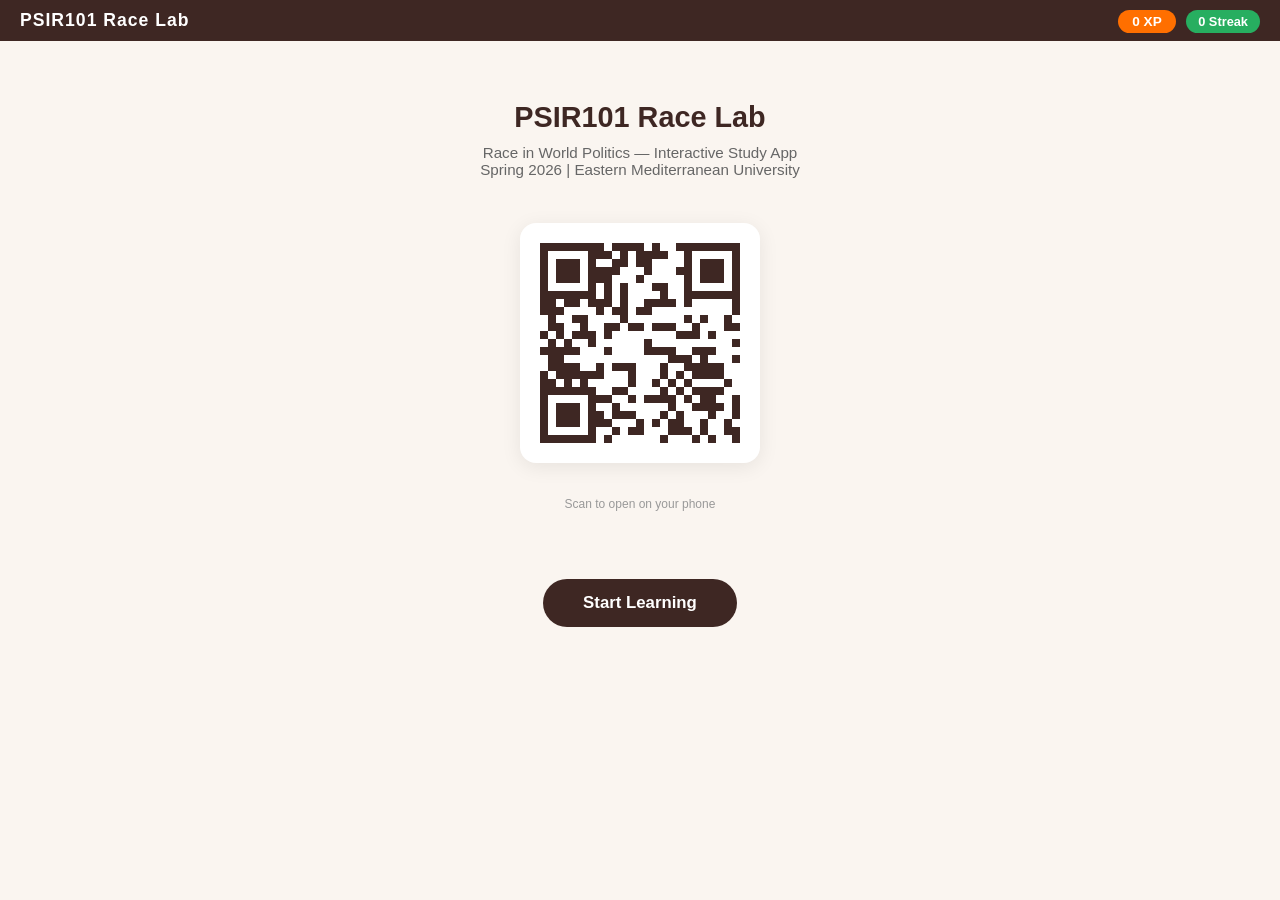
<file: race.html>
<!DOCTYPE html>
<html lang="en">
<head>
<meta charset="UTF-8">
<meta name="viewport" content="width=device-width, initial-scale=1.0">
<title>PSIR101 Race Lab</title>
<style>
*{margin:0;padding:0;box-sizing:border-box}
:root{
--navy:#3e2723;--gold:#ff6f00;--light:#faf5f0;--mid:#e8ddd0;
--dark:#2c2c2c;--accent:#c0392b;--green:#27ae60;--teal:#1abc9c;
--purple:#6a1b9a;--orange:#e67e22;--blue:#2980b9;
}
body{font-family:'Segoe UI',Roboto,Arial,sans-serif;background:var(--light);color:var(--dark);min-height:100vh}
.topbar{background:var(--navy);color:#fff;padding:10px 20px;display:flex;align-items:center;justify-content:space-between;flex-wrap:wrap;gap:8px;position:sticky;top:0;z-index:100}
.topbar h1{font-size:1.1em;letter-spacing:1px}
.xp-badge{background:var(--gold);color:#fff;padding:4px 14px;border-radius:20px;font-weight:700;font-size:.85em}
.streak-badge{background:var(--green);color:#fff;padding:4px 12px;border-radius:20px;font-weight:700;font-size:.8em;margin-left:6px}
.tabs{display:flex;background:#fff;border-bottom:2px solid var(--mid);overflow-x:auto;padding:0 10px}
.tab-btn{padding:12px 18px;border:none;background:none;cursor:pointer;font-size:.82em;font-weight:600;color:#888;white-space:nowrap;border-bottom:3px solid transparent;transition:.2s}
.tab-btn:hover{color:var(--navy)}
.tab-btn.active{color:var(--navy);border-bottom-color:var(--gold)}
.container{max-width:900px;margin:0 auto;padding:20px}
.panel{display:none}.panel.active{display:block}
#landing{text-align:center;padding:40px 20px}
#landing h2{color:var(--navy);font-size:1.8em;margin-bottom:10px}
#landing p{color:#666;margin-bottom:25px;font-size:.95em}
#qr-container{margin:20px auto;display:inline-block;padding:20px;background:#fff;border-radius:16px;box-shadow:0 4px 20px rgba(0,0,0,.08)}
#qr-container canvas{display:block}
.start-btn{display:inline-block;margin-top:25px;padding:14px 40px;background:var(--navy);color:#fff;border:none;border-radius:30px;font-size:1.05em;font-weight:700;cursor:pointer;transition:.2s}
.start-btn:hover{background:var(--gold)}
.card{background:#fff;border-radius:14px;padding:24px;margin-bottom:20px;box-shadow:0 2px 12px rgba(0,0,0,.06)}
.card h3{color:var(--navy);margin-bottom:10px;font-size:1.05em}
.card h4{color:var(--gold);font-size:.9em;margin-bottom:8px}
.section-header{background:linear-gradient(135deg,var(--navy),#5d4037);color:#fff;border-radius:14px;padding:20px 24px;margin-bottom:16px}
.section-header h3{color:#fff;font-size:1.1em}
.section-header p{color:rgba(255,255,255,.8);font-size:.82em;margin-top:4px}
.video-wrap{position:relative;padding-bottom:56.25%;height:0;margin:12px 0;border-radius:10px;overflow:hidden}
.video-wrap iframe{position:absolute;top:0;left:0;width:100%;height:100%;border:0}
.reflect-q{background:var(--light);border-left:4px solid var(--gold);padding:14px 18px;margin:12px 0;border-radius:0 10px 10px 0;font-size:.88em}
.reflect-options{display:flex;flex-direction:column;gap:8px;margin:10px 0}
.reflect-opt{padding:10px 16px;background:#fff;border:2px solid var(--mid);border-radius:10px;cursor:pointer;font-size:.85em;transition:.2s}
.reflect-opt:hover{border-color:var(--blue)}
.reflect-opt.selected{border-color:var(--navy);background:#f5ebe0}
.reflect-opt.correct{border-color:var(--green);background:#eafaf1}
.reflect-opt.wrong{border-color:var(--accent);background:#fdedec}
.model-answer{background:#eafaf1;border-left:4px solid var(--green);padding:14px 18px;margin:12px 0;border-radius:0 10px 10px 0;font-size:.84em;display:none}
.model-answer.show{display:block}
.reflect-btn{padding:8px 22px;background:var(--navy);color:#fff;border:none;border-radius:8px;cursor:pointer;font-size:.85em;margin-top:8px}
.reflect-btn:hover{background:var(--gold)}
.reflect-btn:disabled{opacity:.5;cursor:default}
.completed-badge{display:inline-block;background:var(--green);color:#fff;padding:3px 12px;border-radius:12px;font-size:.75em;font-weight:600}
.sort-item{padding:12px 18px;background:#fff;border:2px solid var(--mid);border-radius:10px;margin:8px 0;cursor:pointer;font-size:.88em;transition:.2s;user-select:none}
.sort-item:hover{border-color:var(--blue)}
.sort-item.placed{opacity:.4;cursor:default}
.sort-item.selected{border-color:var(--navy);background:#f5ebe0}
.sort-zones{display:grid;grid-template-columns:1fr 1fr;gap:16px;margin:16px 0}
.sort-zone{min-height:120px;border:2px dashed var(--mid);border-radius:12px;padding:14px;text-align:center}
.sort-zone h4{color:var(--navy);margin-bottom:8px;font-size:.9em}
.sort-zone.over{border-color:var(--gold);background:rgba(62,39,35,.05)}
.sorted-item{padding:8px 14px;background:var(--light);border-radius:8px;margin:4px 0;font-size:.82em;display:inline-block}
.sorted-item.correct{background:#eafaf1;border:1px solid var(--green)}
.sorted-item.wrong{background:#fdedec;border:1px solid var(--accent)}
.dim-card{background:#fff;border-radius:14px;padding:20px;margin-bottom:16px;box-shadow:0 2px 10px rgba(0,0,0,.06)}
.dim-card .scenario{font-size:.9em;margin-bottom:12px;line-height:1.5}
.dim-options{display:flex;flex-wrap:wrap;gap:8px;margin:8px 0}
.dim-pill{padding:8px 16px;border-radius:20px;border:2px solid var(--mid);background:#fff;cursor:pointer;font-size:.8em;font-weight:600;transition:.2s}
.dim-pill:hover{border-color:var(--navy)}
.dim-pill.selected{background:var(--navy);color:#fff;border-color:var(--navy)}
.dim-pill.correct{background:var(--green);color:#fff;border-color:var(--green)}
.dim-pill.wrong{background:var(--accent);color:#fff;border-color:var(--accent)}
.dim-explain{background:#eafaf1;border-left:4px solid var(--green);padding:12px 16px;margin-top:10px;border-radius:0 10px 10px 0;font-size:.82em;display:none}
.dim-explain.show{display:block}
.match-grid{display:grid;grid-template-columns:1fr 1fr;gap:12px}
.match-item{padding:12px 16px;background:#fff;border:2px solid var(--mid);border-radius:10px;cursor:pointer;font-size:.84em;text-align:center;transition:.2s;min-height:60px;display:flex;align-items:center;justify-content:center}
.match-item:hover{border-color:var(--blue)}
.match-item.sel{border-color:var(--navy);background:#f5ebe0}
.match-item.matched{border-color:var(--green);background:#eafaf1;cursor:default}
.match-item.wrong-flash{animation:wrongFlash .5s}
@keyframes wrongFlash{0%,100%{background:#fff}50%{background:#fdedec}}
.tl-item{padding:12px 18px;background:#fff;border:2px solid var(--mid);border-radius:10px;margin:6px 0;cursor:grab;font-size:.85em;display:flex;align-items:center;gap:10px;user-select:none}
.tl-item .handle{color:var(--navy);font-weight:700;font-size:1.1em}
.tl-item.dragging{opacity:.5}
.tl-item.correct{border-color:var(--green);background:#eafaf1}
.tl-item.wrong{border-color:var(--accent);background:#fdedec}
.stat-grid{display:grid;grid-template-columns:repeat(auto-fit,minmax(150px,1fr));gap:14px;margin:16px 0}
.stat-card{background:#fff;border-radius:14px;padding:20px;text-align:center;box-shadow:0 2px 10px rgba(0,0,0,.06)}
.stat-card .num{font-size:2em;font-weight:800;color:var(--navy);display:block}
.stat-card .lbl{font-size:.75em;color:#888;margin-top:2px}
.progress-bar{height:10px;background:var(--mid);border-radius:5px;overflow:hidden;margin:6px 0}
.progress-bar .fill{height:100%;background:linear-gradient(90deg,var(--navy),var(--gold));border-radius:5px;transition:width .4s}
.result-banner{padding:16px 20px;border-radius:12px;text-align:center;margin:16px 0;font-weight:700;font-size:.95em}
.result-banner.great{background:#eafaf1;color:var(--green)}
.result-banner.good{background:#fef9e7;color:var(--gold)}
.result-banner.try{background:#fdedec;color:var(--accent)}
.reset-btn{padding:8px 20px;background:var(--accent);color:#fff;border:none;border-radius:8px;cursor:pointer;font-size:.85em;margin-top:12px}
.check-btn{padding:10px 28px;background:var(--navy);color:#fff;border:none;border-radius:10px;cursor:pointer;font-size:.95em;font-weight:700;margin-top:14px}
.check-btn:hover{background:var(--gold)}
.sub-nav{display:flex;gap:8px;margin-bottom:16px;flex-wrap:wrap}
.sub-btn{padding:8px 16px;border:2px solid var(--mid);background:#fff;border-radius:20px;cursor:pointer;font-size:.8em;font-weight:600;color:#666;transition:.2s}
.sub-btn:hover{border-color:var(--navy);color:var(--navy)}
.sub-btn.active{background:var(--navy);color:#fff;border-color:var(--navy)}
.debate-prompt{background:#fbe9e7;border:2px solid #bf360c;border-radius:12px;padding:18px;margin-top:14px;font-size:.88em;line-height:1.55}
.debate-prompt strong{color:#bf360c}
@media(max-width:600px){
.sort-zones{grid-template-columns:1fr}
.match-grid{grid-template-columns:1fr}
.stat-grid{grid-template-columns:1fr 1fr}
.tabs{padding:0 4px}
.tab-btn{padding:10px 12px;font-size:.75em}
}
</style>
</head>
<body>
<div class="topbar">
  <h1>PSIR101 Race Lab</h1>
  <div>
    <span class="xp-badge" id="xpDisplay">0 XP</span>
    <span class="streak-badge" id="streakDisplay">0 Streak</span>
  </div>
</div>
<div class="tabs" id="tabBar" style="display:none">
  <button class="tab-btn active" data-tab="videos">Video &amp; Case Reflections</button>
  <button class="tab-btn" data-tab="sorter">Myth or Reality?</button>
  <button class="tab-btn" data-tab="theory">Theory Identifier</button>
  <button class="tab-btn" data-tab="match">Key Thinkers Match</button>
  <button class="tab-btn" data-tab="timeline">Timeline Sort</button>
  <button class="tab-btn" data-tab="debate">Debate Arena</button>
  <button class="tab-btn" data-tab="stats">My Stats</button>
</div>
<div class="container">

<!-- LANDING -->
<div id="landing">
  <h2>PSIR101 Race Lab</h2>
  <p>Race in World Politics &mdash; Interactive Study App<br>Spring 2026 | Eastern Mediterranean University</p>
  <div id="qr-container"></div>
  <p style="font-size:.75em;color:#999;margin-top:10px">Scan to open on your phone</p>
  <br>
  <button class="start-btn" id="startBtn">Start Learning</button>
</div>

<!-- VIDEOS -->
<div class="panel" id="panel-videos">
  <div class="sub-nav" id="vidSubNav">
    <button class="sub-btn active" data-sec="secA">A: The Colour Line</button>
    <button class="sub-btn" data-sec="secB">B: Colonial Legacies</button>
    <button class="sub-btn" data-sec="secC">C: Race &amp; the Global Order</button>
    <button class="sub-btn" data-sec="secD">D: Race on Your Doorstep</button>
  </div>
  <div id="vidSections"></div>
</div>

<!-- SORTER -->
<div class="panel" id="panel-sorter">
  <div class="card">
    <h3>Concept Sorter: Myth or Reality?</h3>
    <p style="font-size:.85em;color:#666">Sort each statement about race in world politics. 10 XP per correct answer.</p>
  </div>
  <div id="sorterItems"></div>
  <div class="sort-zones">
    <div class="sort-zone" id="zoneMyth" data-zone="myth"><h4>MYTH</h4><div class="zone-items"></div></div>
    <div class="sort-zone" id="zoneReality" data-zone="reality"><h4>REALITY</h4><div class="zone-items"></div></div>
  </div>
  <button class="check-btn" id="checkSorter">Check Answers</button>
  <div id="sorterResult"></div>
</div>

<!-- THEORY IDENTIFIER -->
<div class="panel" id="panel-theory">
  <div class="card">
    <h3>Theory Identifier</h3>
    <p style="font-size:.85em;color:#666">Read each statement and identify which IR perspective it best reflects. 15 XP per correct answer.</p>
  </div>
  <div id="theoryItems"></div>
  <button class="check-btn" id="checkTheory">Check Answers</button>
  <div id="theoryResult"></div>
</div>

<!-- KEY THINKERS MATCH -->
<div class="panel" id="panel-match">
  <div class="card">
    <h3>Key Thinkers &amp; Concepts Match</h3>
    <p style="font-size:.85em;color:#666">Select a thinker or concept, then select its definition. 15 XP per correct match.</p>
  </div>
  <div class="match-grid" id="matchGrid"></div>
  <div id="matchResult"></div>
</div>

<!-- TIMELINE -->
<div class="panel" id="panel-timeline">
  <div class="card">
    <h3>Timeline Sort: Race, Colonialism &amp; Resistance</h3>
    <p style="font-size:.85em;color:#666">Drag events into chronological order (earliest at top). 20 XP for perfect order.</p>
  </div>
  <div id="tlItems"></div>
  <button class="check-btn" id="checkTL">Check Order</button>
  <div id="tlResult"></div>
</div>

<!-- DEBATE ARENA -->
<div class="panel" id="panel-debate">
  <div class="card">
    <h3>Debate Arena</h3>
    <p style="font-size:.85em;color:#666">No right answers &mdash; just hard questions. Use these for tutorial discussion or essay brainstorming.</p>
  </div>
  <div id="debateItems"></div>
</div>

<!-- STATS -->
<div class="panel" id="panel-stats">
  <div class="card"><h3>My Progress</h3></div>
  <div class="stat-grid" id="statGrid"></div>
  <div class="card" id="activityProgress"><h3>Activity Completion</h3></div>
  <button class="reset-btn" id="resetBtn">Reset All Progress</button>
</div>

</div>

<script>
// ═══════ QR ═══════
var QR=(function(){function g(){
var c=document.createElement('canvas');var sz=200;c.width=sz;c.height=sz;var x=c.getContext('2d');
x.fillStyle='#fff';x.fillRect(0,0,sz,sz);x.fillStyle='#3e2723';
var bs=8;for(var r=0;r<25;r++)for(var cl=0;cl<25;cl++){if(Math.random()>.55||(r<7&&cl<7)||(r<7&&cl>17)||(r>17&&cl<7))x.fillRect(cl*bs,r*bs,bs,bs);}
function fp(ox,oy){x.fillStyle='#3e2723';x.fillRect(ox,oy,7*bs,7*bs);x.fillStyle='#fff';x.fillRect(ox+bs,oy+bs,5*bs,5*bs);x.fillStyle='#3e2723';x.fillRect(ox+2*bs,oy+2*bs,3*bs,3*bs);}
fp(0,0);fp(18*bs,0);fp(0,18*bs);return c;}
return{generate:g};})();

// ═══════ STATE ═══════
var xp=0,streak=0,maxStreak=0;
var done={sorter:false,theory:false,match:false,timeline:false,videos:{}};
function addXP(n){xp+=n;document.getElementById('xpDisplay').textContent=xp+' XP';}
function addStreak(){streak++;if(streak>maxStreak)maxStreak=streak;document.getElementById('streakDisplay').textContent=streak+' Streak';}
function breakStreak(){streak=0;document.getElementById('streakDisplay').textContent='0 Streak';}
function shuffle(a){for(var i=a.length-1;i>0;i--){var j=Math.floor(Math.random()*(i+1));var t=a[i];a[i]=a[j];a[j]=t;}return a;}

// ═══════ VIDEO DATA ═══════
var VID_DATA={
secA:{
  title:"A: The Colour Line \u2014 Du Bois, Shilliam, and the Global Racial Order",
  desc:"Required reading: Baylis, Smith & Owens pp. 287\u2013302 (Robbie Shilliam, \u2018Race in World Politics\u2019). Du Bois argued the colour line was the central problem of the 20th century. Was he right?",
  items:[
    {id:"a1",type:"video",title:"The Racism of International Relations (Geneva Graduate Institute)",yt:"k2aJlztQrB0",
     q:"This panel asks: is international relations racist? Shilliam (pp. 287\u2013302) argues that race is not peripheral to IR \u2014 it is foundational. What does he mean?",
     opts:["He means individual IR scholars are personally racist","He means that the international system itself was built on racial hierarchies \u2014 colonialism, the standard of civilisation, and sovereignty were all structured by race \u2014 and IR theory has systematically ignored this","He means race is only relevant to post-colonial countries"],
     correct:1,
     model:"Shilliam\u2019s core argument is that race is constitutive of the international order, not just an add-on. The Westphalian system determined who counted as \u2018sovereign\u2019 based on racialised criteria (the \u2018standard of civilisation\u2019). International law, the global economy, and even the discipline of IR itself were shaped by colonial racial hierarchies. When realists treat states as racially neutral \u2018billiard balls,\u2019 they erase the colonial history that determined which entities became sovereign states and which became colonies. When liberals celebrate human rights, they often ignore that those rights were denied to colonised peoples for centuries. Ignoring race doesn\u2019t make IR objective \u2014 it makes it incomplete. This is the chapter\u2019s central intervention."},
    {id:"a2",type:"video",title:"Decolonizing IR Theory with Dr. Robbie Shilliam (Johns Hopkins)",yt:"cCnl4baRv-E",
     q:"Shilliam introduces the concept of \u2018racialization\u2019 \u2014 the process by which social and political phenomena become infused with racial identities and implications. How does racialization differ from racism?",
     opts:["They are the same thing","Racism is individual prejudice; racialization is the broader process by which entire systems, institutions, and categories (like \u2018civilised\u2019 vs. \u2018uncivilised,\u2019 \u2018developed\u2019 vs. \u2018developing\u2019) become structured by racial logics \u2014 even when explicit racial language is absent","Racialization only applies to biology"],
     correct:1,
     model:"Racialization is one of the key concepts for this week. It refers to the processes through which racial meaning is attached to social relationships, institutions, and categories that may not seem explicitly \u2018racial.\u2019 For example: the category \u2018failed state\u2019 does not mention race, but it maps almost perfectly onto formerly colonised, non-white countries. The category \u2018illegal immigrant\u2019 does not mention race, but enforcement disproportionately targets non-white populations. Racialization helps us see how racial hierarchy operates even in a world that has officially rejected biological racism. Shilliam argues that the international system is racialised \u2014 structured by racial logics \u2014 even when race is not explicitly named."},
    {id:"a3",type:"video",title:"The Global Color Line Explained (Adom Getachew on Du Bois)",yt:"RlimYoZBXG4",
     q:"Getachew explains Du Bois\u2019s concept of the \u2018global colour line.\u2019 Du Bois wrote in 1903: \u2018The problem of the Twentieth Century is the problem of the colour-line.\u2019 Does the colour line still apply today?",
     opts:["No \u2014 the colour line ended with decolonisation and the civil rights movement","Yes \u2014 the colour line persists in new forms: racialised migration controls, the \u2018War on Terror,\u2019 differential treatment of refugees, economic inequality between the Global North and South, and cultural racism","The colour line only ever applied to the United States"],
     correct:1,
     model:"Du Bois\u2019s genius was to see that race was not just an American problem but a global ordering principle. The colour line divided the world into those deemed capable of self-governance (white, \u2018civilised\u2019) and those deemed unfit (non-white, \u2018uncivilised\u2019). This hierarchy legitimised colonialism, shaped international law, and determined who counted as sovereign. Shilliam extends the argument: the colour line has not disappeared \u2014 it has mutated. Today it operates through cultural racism (the idea that some cultures are incompatible with democracy), racialised migration (Fortress Europe), and economic structures that keep the formerly colonised in subordinate positions. The colour line is no longer drawn in law, but it is still drawn in practice."},
    {id:"a4",type:"video",title:"Race and Imperialism in International Relations (Chatham House)",yt:"o4_Lbs2SWpQ",
     q:"The panellists argue that IR as a discipline is \u2018too wrapped up in colonial thinking.\u2019 What does this mean in practice?",
     opts:["IR textbooks are biased toward non-Western perspectives","IR\u2019s core concepts (sovereignty, anarchy, security) were developed in a European context and reflect assumptions about civilisation and order that exclude non-Western experiences","IR scholars are all personally racist"],
     correct:1,
     model:"The critique is structural, not personal. IR\u2019s foundational concepts were developed by European and American scholars working within imperial frameworks. \u2018Sovereignty\u2019 was defined in ways that excluded colonised peoples. \u2018Anarchy\u2019 was theorised as a universal condition but experienced very differently by colonisers (who made the rules) and colonised (who were subjected to them). \u2018Security\u2019 prioritised state survival but not the survival of peoples subjected to colonial violence. Decolonising IR means examining these blind spots \u2014 not just adding non-Western case studies but questioning the concepts themselves."}
  ]
},
secB:{
  title:"B: Key Case Studies \u2014 Haiti, Apartheid, and the US Civil Rights Movement",
  desc:"Three foundational case studies from the syllabus: how the international system responded (or failed to respond) to racial injustice.",
  items:[
    {id:"b1",type:"video",title:"The Haitian Revolution \u2014 Crash Course World History",yt:"5A_o-nU5s2U",
     q:"Haiti achieved independence in 1804 as the first Black republic. France then demanded 150 million francs in \u2018reparations\u2019 \u2014 to the slaveholders. The US refused to recognise Haiti until 1862. What does this tell us about the racial structure of the international order?",
     opts:["France had legitimate property claims","The international system punished Haiti for challenging the racial order \u2014 independence was tolerated only if it did not threaten the economic foundations of slavery and colonialism","It was a normal diplomatic negotiation between equals"],
     correct:1,
     model:"Haiti\u2019s treatment is a foundational case study in race and IR. The world\u2019s most successful slave revolution produced a free Black republic \u2014 but the international system refused to accept it on equal terms. France\u2019s extortion (Haiti paid the debt until 1947), the US\u2019s refusal to recognise Haiti until 1862, and decades of diplomatic isolation show that the international order was structured to protect racial hierarchy. Haiti exposed the contradiction of Enlightenment universalism: the same French revolutionaries who declared \u2018the Rights of Man\u2019 extracted reparations from people who had liberated themselves from slavery. When the colonised fought back and won, the system punished them economically rather than accept them as equals. This is what Shilliam means by race as a \u2018foundational ordering principle.\u2019"},
    {id:"b2",type:"video",title:"Apartheid: The Rise and Fall of South Africa\u2019s \u2018Apartness\u2019 Laws (Global News)",yt:"kJOU9YYMzpw",
     q:"Apartheid was a domestic system of racial segregation. How did it become an international political problem? (This is one of your discussion questions.)",
     opts:["It didn\u2019t \u2014 apartheid was purely South Africa\u2019s internal affair","Apartheid became international through three mechanisms: (1) the anti-apartheid movement created transnational pressure through boycotts, divestment, and sanctions; (2) Cold War geopolitics shaped the international response; and (3) newly independent African and Asian states used the UN General Assembly to declare apartheid a crime against humanity","The international community acted immediately to end apartheid"],
     correct:1,
     model:"Apartheid\u2019s internationalisation is a key case study in how domestic racial orders become global political problems. The UN General Assembly declared apartheid a crime against humanity as early as 1966 (through ICERD). But the Security Council imposed only a voluntary arms embargo (1963) and a mandatory one only in 1977. Why the delay? Cold War geopolitics: the US and UK saw South Africa as a strategic anti-communist ally. They viewed the ANC as communist-aligned and blocked stronger action for decades. It took massive grassroots pressure \u2014 the global anti-apartheid movement, divestment campaigns, sports boycotts, cultural boycotts \u2014 to change the political calculus. A liberal would celebrate this as evidence that transnational norms eventually prevail; a realist would note it took 30+ years of strategic interest trumping moral principle. Constructivists emphasise the power of norm entrepreneurs like Desmond Tutu and the anti-apartheid movement in shifting what was considered acceptable internationally."},
    {id:"b3",type:"video",title:"The Civil Rights Movement (Black History in Two Minutes)",yt:"9ppTiyxFSs0",
     q:"The US Civil Rights Movement is often taught as a domestic American story. But it had profound international dimensions. How did the Cold War and global decolonisation give international resonance to the US struggle for racial justice?",
     opts:["The Cold War had nothing to do with civil rights","During the Cold War, the US and USSR competed for influence in newly independent African and Asian nations. Soviet propaganda highlighted American racial segregation to discredit US claims of championing freedom and democracy \u2014 this created strategic pressure on the US government to address civil rights domestically","Decolonisation only affected European empires, not the US"],
     correct:1,
     model:"The Civil Rights Movement\u2019s international dimension is often overlooked but is essential for understanding race in IR. Key milestones \u2014 Brown v. Board of Education (1954), the Civil Rights Act (1964), the Voting Rights Act (1965) \u2014 occurred during the height of decolonisation and Cold War competition. The USSR used images of racial violence in the US South (fire hoses, police dogs, lynchings) as propaganda across Africa and Asia: \u2018This is what American democracy looks like.\u2019 US diplomats reported that racial segregation was the single greatest obstacle to winning hearts and minds in the Third World. This created a rare alignment between moral pressure (from the movement) and strategic interest (Cold War credibility), pushing the federal government to act. The case shows that domestic racial politics and international politics are not separate \u2014 they are deeply interconnected. Martin Luther King Jr. explicitly connected the struggle against racism at home to anti-colonialism abroad."},
    {id:"b4",type:"video",title:"Black Lives Matter: A Global Reckoning",yt:"2R-d_CzsaGo",
     q:"BLM protests spread to over 60 countries in 2020. How does a domestic US movement become a global phenomenon?",
     opts:["It was just social media hype with no political significance","BLM demonstrated that racial injustice is not a domestic issue \u2014 it resonates globally because the structures of racial hierarchy (policing, inequality, colonial legacies) exist in every society","Global protests were only about American culture being exported"],
     correct:1,
     model:"BLM\u2019s global spread illustrates several key concepts. Constructivists would say it shows how norms can cascade transnationally \u2014 George Floyd\u2019s death created a \u2018norm cascade\u2019 moment. Post-colonial scholars would note that BLM resonated because every country where protests occurred has its own histories of racial violence. In the UK, protesters targeted statues of slave traders. In Belgium, they challenged King Leopold\u2019s legacy. In Australia, they connected to Aboriginal deaths in custody. BLM was not just exported American culture \u2014 it activated local grievances sharing a common structural root in global racial hierarchy."}
  ]
},
secC:{
  title:"C: Race and the Contemporary Global Order",
  desc:"How does race structure migration, security discourse, the \u2018War on Terror,\u2019 and international law today?",
  items:[
    {id:"c1",type:"video",title:"The Standard of Civilisation \u2014 Antony Anghie",yt:"Jd8MA6mYVac",
     q:"Anghie argues the \u2018standard of civilisation\u2019 was a racial concept built into international law. Has it disappeared \u2014 or does it persist in new forms?",
     opts:["It disappeared with decolonisation","It persists in new forms: \u2018failed states,\u2019 \u2018rogue states,\u2019 and the \u2018War on Terror\u2019 all reproduce the idea that some societies are civilised while others are not \u2014 this is the shift from biological to cultural racism","It only applied to the colonial period"],
     correct:1,
     model:"Anghie\u2019s argument is that the \u2018standard of civilisation\u2019 didn\u2019t disappear \u2014 it mutated. Colonial-era language about \u2018savages\u2019 was replaced by concepts performing the same function: \u2018failed states\u2019 (Somalia, Haiti) implies incapacity for self-governance; \u2018rogue states\u2019 (Iran, North Korea) implies deviation from civilised norms; the \u2018War on Terror\u2019 racialised Muslim populations as security threats. Shilliam calls this \u2018cultural racism\u2019 \u2014 the shift from biological to cultural justifications for hierarchy. The structure is the same: some peoples are deemed capable of order and others are deemed threats to it. This is why the syllabus asks you to think about whether cultural racism is different from biological racism \u2014 and whether it is less dangerous."},
    {id:"c2",type:"case",title:"Case Study: Fortress Europe and Racialised Migration",
     text:"The EU has invested billions in border security \u2014 Frontex, the Libya coastguard deal, the Greece-Turkey deal (2016). Thousands of migrants drown in the Mediterranean every year. The response to Ukrainian refugees in 2022 was strikingly different: European countries opened borders and provided immediate support. A Bulgarian PM said: \u2018These are not the refugees we are used to\u2026 these people are Europeans.\u2019 A CBS reporter said they were \u2018relatively civilised.\u2019 The contrast illustrates what scholars call the \u2018racial politics of bordering.\u2019",
     q:"The differential treatment of Ukrainian vs. African/Middle Eastern refugees reveals what about the international system?",
     opts:["European countries were simply closer to Ukraine geographically","Race structures who is considered a \u2018legitimate refugee\u2019 and who is considered a \u2018migrant\u2019 to be deterred \u2014 the international refugee regime is not racially neutral","All refugees are treated equally under international law"],
     correct:1,
     model:"The 1951 Refugee Convention makes no racial distinction. But the practice of refugee protection is deeply racialised. The language used \u2014 \u2018civilised,\u2019 \u2018European,\u2019 \u2018people like us\u2019 \u2014 explicitly invoked racial categories. Post-colonial scholars argue this is the colour line in action: the border between \u2018deserving\u2019 white refugees and \u2018threatening\u2019 non-white migrants reproduces colonial hierarchies of human value. This is also an example of white privilege operating at the systemic level \u2014 whiteness confers an unearned advantage in how the international system treats people on the move."},
    {id:"c3",type:"video",title:"ICERD and CERD Explained",yt:"4twmFAFVrNM",
     q:"ICERD (1965) was the first major UN human rights treaty. Why was racial discrimination the first issue the UN chose to address through a binding convention?",
     opts:["It was random","The global anti-colonial movement and apartheid made racial discrimination the most urgent human rights issue of the 1960s \u2014 decolonisation demanded a legal response","Because the US pushed for it"],
     correct:1,
     model:"ICERD\u2019s priority reflects the political moment: newly independent African and Asian states used their General Assembly majority to push racial discrimination to the top of the agenda. Apartheid was the immediate target, but the broader context was decolonisation \u2014 if the UN\u2019s founding promise was universal human rights, then racial exclusion had to be addressed first. The US actually resisted \u2014 it didn\u2019t ratify ICERD until 1994. The treaty\u2019s existence is a victory of Global South solidarity; its enforcement gap reflects the limits of that victory."}
  ]
},
secD:{
  title:"D: Race on Your Doorstep \u2014 Cyprus, Northern Cyprus &amp; EMU",
  desc:"Race and racism are not abstract \u2014 they are present on this island and on this campus.",
  items:[
    {id:"d1",type:"video",title:"DW: African Students Overcome Discrimination in Northern Cyprus",yt:"uECTnDN3h-w",
     q:"The DW documentary shows African students facing discrimination in housing, employment, and daily life in the TRNC. How does this connect to the global structures of race we\u2019ve been studying?",
     opts:["It doesn\u2019t \u2014 this is a local issue","African students in northern Cyprus experience the local expression of global racial hierarchies: recruited for tuition revenue but facing structural discrimination \u2014 reproducing patterns visible in every Global North destination","Discrimination is inevitable"],
     correct:1,
     model:"The situation of African students in northern Cyprus is a microcosm of global racial politics. Universities recruit aggressively from Sub-Saharan Africa (a revenue strategy), but the host society has not built the infrastructure of inclusion. Landlords refuse to rent to Black tenants, employers exploit migrant workers, and social spaces are informally segregated. This mirrors patterns across Europe and the Gulf states. A Marxist sees racial capitalism; a constructivist sees socially constructed hierarchies reproduced locally; a post-colonial scholar sees the enduring colour line. White privilege operates here too: European exchange students face none of these barriers."},
    {id:"d2",type:"case",title:"Case Study: CERD Review of Cyprus (April\u2013May 2026)",
     text:"In April\u2013May 2026, the UN Committee on the Elimination of Racial Discrimination (CERD) conducted its periodic review of Cyprus. The Committee raised concerns about racist hate speech, discrimination against migrants and asylum seekers, and treatment of Roma communities. In the TRNC, a September 2025 UN expert report flagged exploitation of migrant workers. The Republic is developing a National Strategy for Integration and Anti-Racism (2026\u20132029).",
     q:"Why does the CERD review matter for how we think about race in Cyprus?",
     opts:["It doesn\u2019t \u2014 UN committees have no real power","It demonstrates that race and racism are not just \u2018other people\u2019s problems\u2019 \u2014 they are present on this island, subject to international scrutiny, and addressable through the framework you\u2019ve been studying all semester","CERD only reviews Western countries"],
     correct:1,
     model:"The CERD review brings the global framework to the local level. Everything you\u2019ve studied \u2014 international human rights treaties, monitoring bodies, the gap between norms and practice \u2014 plays out concretely in Cyprus. The 2026 review is happening now, to this island, about communities you interact with every day. The classroom and the world are not separate."},
    {id:"d3",type:"case",title:"Case Study: Racial Profiling at the Checkpoints",
     text:"In 2025, a Turkish Cypriot YouTuber\u2019s video went viral showing what he described as \u2018racist treatment\u2019 at the Ledra Palace checkpoint, alleging that darker-skinned individuals faced longer waits and more intrusive questioning. The buffer zone itself \u2014 a physical line dividing communities \u2014 resonates with Du Bois\u2019s colour line: a spatial manifestation of political division that has increasingly taken on racial dimensions as migration diversifies both communities.",
     q:"Can Du Bois\u2019s concept of the \u2018colour line\u2019 be applied to the Cyprus buffer zone?",
     opts:["No \u2014 the division is ethnic and political, not racial","Yes, but only partially: while the division is primarily ethnic-political, the increasing presence of migrant communities means race now intersects with the conflict in new ways \u2014 checkpoint experiences differ by skin colour, not just passport","The buffer zone has nothing to do with race"],
     correct:1,
     model:"This is analytically challenging. The Cyprus division is primarily ethnic-political (Greek Cypriot / Turkish Cypriot), not racial in the Du Boisian sense. But two developments make the colour line concept partially applicable. First, both communities are becoming more diverse through migration \u2014 African students in the north, Asian and African workers in the south \u2014 and these newcomers experience the division through a racial lens. Second, the original division was legitimised by a logic of communal hierarchy that resonates with post-colonial analysis. Applying Du Bois to Cyprus doesn\u2019t mean the conflict is racial \u2014 it means racial analysis adds a layer that purely ethnic frameworks miss."}
  ]
}
};

// ═══════ SORTER DATA ═══════
var SORT_DATA=[
  {s:"Race is a biological category with a scientific basis",a:"myth",e:"There is no biological basis for racial categories. The Human Genome Project confirmed that genetic variation within so-called racial groups is greater than variation between them. Race is a social and political construction \u2014 but one with enormous real-world consequences."},
  {s:"Du Bois argued the \u2018colour line\u2019 was the central problem of the 20th century",a:"reality",e:"In The Souls of Black Folk (1903), Du Bois wrote: \u2018The problem of the Twentieth Century is the problem of the colour-line.\u2019 Shilliam extends this argument into the 21st century."},
  {s:"The \u2018standard of civilisation\u2019 in international law was racially neutral",a:"myth",e:"Anghie and others show the standard explicitly ranked peoples by race, determining who was \u2018civilised\u2019 enough for sovereignty and who was subject to colonial rule."},
  {s:"Mainstream IR theory has historically ignored race as an analytical category",a:"reality",e:"Shilliam, Henderson, Vitalis, and others have documented how IR systematically excluded race from its theoretical frameworks for decades."},
  {s:"Decolonisation ended racial hierarchy in the international system",a:"myth",e:"Post-colonial scholars argue racial hierarchy persists through economic dependency, migration controls, security discourse, and institutional structures."},
  {s:"Haiti was punished by the international community for successfully revolting against slavery",a:"reality",e:"France demanded 150 million francs in \u2018reparations\u2019 (to slaveholders), the US refused recognition until 1862, and Haiti was diplomatically isolated for decades."},
  {s:"The anti-apartheid movement demonstrates that transnational activism can change state behaviour",a:"reality",e:"Sanctions, divestment, sports boycotts, and diplomatic pressure contributed to ending apartheid in 1994. A key example of constructivist norm change."},
  {s:"Race is only relevant to post-colonial theory and has no place in realist or liberal IR",a:"myth",e:"Race shaped the international system that realists and liberals theorise about. Ignoring race doesn\u2019t make theories objective \u2014 it makes them incomplete."},
  {s:"\u2018Racialization\u2019 refers to the process by which social phenomena become infused with racial meaning, even without explicit racial language",a:"reality",e:"Racialization explains how categories like \u2018failed state,\u2019 \u2018illegal immigrant,\u2019 or \u2018terrorist\u2019 can function as racialised concepts even when they don\u2019t mention race explicitly."},
  {s:"White privilege is a concept that only applies within the United States",a:"myth",e:"White privilege operates globally: in migration regimes (differential refugee treatment), international institutions (who holds power), and everyday life (European students in northern Cyprus face none of the discrimination African students experience)."},
  {s:"Cultural racism \u2014 the idea that some cultures are incompatible with democracy \u2014 has replaced biological racism as the dominant form",a:"reality",e:"Shilliam argues biological racism was discredited after WWII, but cultural racism performs the same function: ranking peoples by their supposed cultural capacity for civilisation."},
  {s:"Kimberl\u00e9 Crenshaw coined the concept of \u2018intersectionality\u2019 in 1989",a:"reality",e:"Crenshaw showed that Black women\u2019s experiences of discrimination could not be understood through race OR gender alone \u2014 they intersect to produce distinct forms of oppression."},
  {s:"The BLM protests of 2020 were a purely domestic US issue with no international significance",a:"myth",e:"BLM spread to over 60 countries, challenging racial injustice and colonial legacies from Bristol to Brussels to Melbourne."},
  {s:"The US Civil Rights Movement gained international significance partly because Cold War competition pressured the US to address racial segregation",a:"reality",e:"The USSR used images of racial violence in the American South as propaganda in Africa and Asia, creating strategic pressure on the US government to act on civil rights."},
  {s:"European countries treated Ukrainian refugees (2022) the same way they treat African and Syrian refugees",a:"myth",e:"The contrast was stark: open borders for Ukrainians, militarised exclusion for others. Officials explicitly used racial language (\u2018civilised,\u2019 \u2018European\u2019) to justify the difference."},
  {s:"ICERD (1965) was the first major UN human rights treaty",a:"reality",e:"Adopted before the ICCPR and ICESCR \u2014 reflecting the urgency of racial justice in the decolonisation era."}
];

// ═══════ THEORY IDENTIFIER ═══════
var THEORY_DATA=[
  {s:"The Cyprus conflict persists because Turkey and Greece prioritise strategic interests over compromise. Race is irrelevant \u2014 it\u2019s about power.",
   a:"Realism",e:"Realism treats states as rational actors pursuing power in anarchy. It historically ignored race, treating states as racially neutral units."},
  {s:"International sanctions changed the cost-benefit calculation for the apartheid regime. Institutions and pressure work \u2014 eventually.",
   a:"Liberalism",e:"Liberal institutionalism emphasises how international pressure, norms, and economic incentives can change state behaviour over time."},
  {s:"Slavery and colonialism were forms of racial capitalism. The global economy still extracts wealth from the Global South through racialised labour exploitation.",
   a:"Marxism",e:"Marxist and dependency theorists see race as a tool of economic exploitation \u2014 racial hierarchy enables and legitimises capitalist extraction."},
  {s:"Race is socially constructed \u2014 it has no biological basis but enormous political consequences. Racial identities can be deconstructed through political struggle.",
   a:"Constructivism",e:"Constructivists emphasise that race, like other identities, is produced through social interaction \u2014 and can therefore be changed."},
  {s:"Intersectionality shows that Black women\u2019s experiences are erased by both anti-racist movements (which centre men) and feminist movements (which centre white women).",
   a:"Feminism",e:"Crenshaw\u2019s intersectionality reveals how race and gender combine to produce unique forms of oppression invisible to single-axis analysis."},
  {s:"The \u2018standard of civilisation\u2019 used to justify colonialism was explicitly racial. Contemporary concepts like \u2018failed states\u2019 reproduce the same logic in new language.",
   a:"Post-colonialism",e:"Post-colonial IR centres race and colonial history as foundational to the international order."},
  {s:"The identity of Greek Cypriots and Turkish Cypriots is not fixed \u2014 it has been constructed through education, media, and political elites, and could be reconstructed.",
   a:"Constructivism",e:"If identities are socially constructed, they can be changed \u2014 opening possibilities for reconciliation through new narratives."},
  {s:"Global supply chains exploit racialised labour in the Global South: Bangladeshi garment workers, Congolese miners, Filipina domestic workers. The colour line is an economic line.",
   a:"Marxism",e:"The intersection of race and class in global capitalism \u2014 racial hierarchy determines who does the most dangerous work for the lowest wages."},
  {s:"The UN\u2019s human rights framework promised universalism but was created by colonial powers who denied rights to colonised peoples.",
   a:"Post-colonialism",e:"Post-colonial critique of human rights as a discourse that can be instrumentalised for neo-colonial purposes."},
  {s:"The War on Terror racialised Muslim populations as security threats. Immigration policies that profile by religion or ethnicity embed cultural racism in state security practice.",
   a:"Post-colonialism",e:"The securitisation of Muslim populations illustrates cultural racism \u2014 ranking communities by supposed compatibility with \u2018Western civilisation.\u2019"},
  {s:"Cold War competition forced the US to address domestic racial segregation because Soviet propaganda used it to discredit American claims of championing freedom.",
   a:"Realism",e:"A realist reading: the US government acted on civil rights not primarily for moral reasons but because racial segregation was a strategic liability in the Cold War competition for Third World influence."},
  {s:"The global anti-apartheid movement showed that transnational networks of activists, churches, unions, and students can shift international norms and make racial oppression politically unsustainable.",
   a:"Constructivism",e:"Constructivists emphasise how norm entrepreneurs and transnational advocacy networks can change what is considered acceptable \u2014 apartheid went from tolerated to internationally condemned through sustained activism."}
];

// ═══════ KEY THINKERS MATCH ═══════
var MATCH_DATA=[
  {term:"W.E.B. Du Bois",def:"The \u2018colour line\u2019 as the problem of the 20th century; race as a global ordering principle"},
  {term:"Robbie Shilliam",def:"Race as foundational to IR, not peripheral; chapter author in Baylis, Smith & Owens (pp. 287\u2013302)"},
  {term:"Kimberl\u00e9 Crenshaw",def:"Intersectionality \u2014 race and gender combine to produce distinct experiences of oppression"},
  {term:"Frantz Fanon",def:"Colonialism as psychological violence; The Wretched of the Earth; decolonisation as liberation"},
  {term:"Antony Anghie",def:"The \u2018standard of civilisation\u2019 in international law as a racial concept legitimising colonialism"},
  {term:"Edward Said",def:"Orientalism \u2014 the West\u2019s construction of the \u2018East\u2019 as other, inferior, and threatening"},
  {term:"Adom Getachew",def:"Worldmaking After Empire \u2014 anti-colonial internationalism and the struggle for a non-racial global order"},
  {term:"Cedric Robinson",def:"Racial capitalism \u2014 capitalism and racism as co-constitutive, not separate systems"},
  {term:"Stuart Hall",def:"Race as a \u2018floating signifier\u2019 \u2014 its meaning shifts across time and context but always serves power"},
  {term:"Nelson Mandela",def:"Anti-apartheid leader; demonstrated how domestic racial struggle becomes an international cause"},
  {term:"White Privilege",def:"Unearned systemic advantages conferred by whiteness \u2014 operating in migration, institutions, and everyday life globally"},
  {term:"Racialization",def:"The process by which social phenomena become infused with racial identities and implications, even without explicit racial language"}
];

// ═══════ TIMELINE DATA ═══════
var TL_DATA=[
  {y:1791,e:"Haitian Revolution begins \u2014 the first successful large-scale slave revolt"},
  {y:1804,e:"Haiti declares independence; France demands 150 million francs in \u2018reparations\u2019 to slaveholders"},
  {y:1884,e:"Berlin Conference \u2014 European powers partition Africa with no African representation"},
  {y:1903,e:"Du Bois publishes The Souls of Black Folk: \u2018The problem of the colour-line\u2019"},
  {y:1945,e:"UN Charter signed; Pan-African Congress in Manchester demands decolonisation"},
  {y:1948,e:"South Africa formally institutes apartheid; Universal Declaration of Human Rights adopted"},
  {y:1954,e:"Brown v. Board of Education \u2014 US Supreme Court rules racial segregation in schools unconstitutional"},
  {y:1955,e:"Bandung Conference \u2014 29 African and Asian nations assert post-colonial solidarity"},
  {y:1961,e:"Fanon publishes The Wretched of the Earth"},
  {y:1964,e:"US Civil Rights Act signed; mandates desegregation and prohibits employment discrimination"},
  {y:1965,e:"ICERD adopted \u2014 the first major UN human rights treaty; targets racial discrimination"},
  {y:1973,e:"UN General Assembly declares apartheid a crime against humanity"},
  {y:1978,e:"Said publishes Orientalism"},
  {y:1989,e:"Crenshaw coins \u2018intersectionality\u2019"},
  {y:1994,e:"Apartheid ends; Mandela elected president of South Africa"},
  {y:2001,e:"Durban World Conference Against Racism"},
  {y:2020,e:"George Floyd\u2019s murder sparks global BLM protests in over 60 countries"},
  {y:2026,e:"CERD reviews Cyprus; raises concerns about hate speech and migrant discrimination"}
];

// ═══════ DEBATE DATA ═══════
var DEBATE_DATA=[
  {title:"What Does Du Bois Mean by the \u2018Colour Line\u2019 and Does It Still Apply Today?",prompt:"Du Bois argued in 1903 that the colour line \u2014 the global division between white and non-white peoples \u2014 was the central problem of the 20th century. Shilliam extends this into the 21st century. Is the colour line still a useful concept? Has it changed form? What evidence would you point to? (This is one of your discussion questions.)"},
  {title:"How Did Apartheid Become an International Political Problem, Not Just a Domestic One?",prompt:"Apartheid was a domestic system of racial segregation. Yet it became one of the defining international political issues of the 20th century. What mechanisms \u2014 transnational activism, Cold War geopolitics, international law, decolonisation \u2014 turned a domestic racial order into a global cause? What lessons does this hold for contemporary racial injustice? (This is one of your discussion questions.)"},
  {title:"Is Today\u2019s \u2018Cultural Racism\u2019 Different from Historical Biological Racism? Is It Less Dangerous?",prompt:"Biological racism \u2014 the claim that races are biologically distinct and hierarchically ordered \u2014 has been scientifically discredited. But Shilliam argues that \u2018cultural racism\u2019 (ranking peoples by cultural compatibility with \u2018civilisation\u2019) now performs the same function. Is cultural racism genuinely different? Is it less dangerous? Or is it more insidious precisely because it can operate without explicitly racial language? (This is one of your discussion questions.)"},
  {title:"Race and IR Theory: Can Mainstream IR Be Decolonised?",prompt:"Realism, liberalism, and constructivism were all developed within Western, often imperial, intellectual traditions. Post-colonial scholars argue these theories are structurally blind to race. Can mainstream IR incorporate race without losing its analytical power? Or does taking race seriously require a fundamentally different theoretical framework?"},
  {title:"Reparations: Debt or Distraction?",prompt:"Haiti paid France for its own freedom until 1947. The Caribbean Community (CARICOM) has called for reparations from former colonial powers. Is there a legal or moral case for reparations for slavery and colonialism? Or does the focus on historical injustice distract from present-day structural inequality?"},
  {title:"White Privilege in Global Politics",prompt:"White privilege is often discussed as a domestic concept. But scholars argue it operates globally: in who gets refugee status, who holds power in international institutions, who is treated as \u2018civilised.\u2019 Is \u2018white privilege\u2019 a useful analytical concept for understanding world politics? Or does it oversimplify complex power dynamics?"},
  {title:"BLM and Transnational Racial Justice",prompt:"BLM showed that racial justice movements can go global almost overnight. But did the protests lead to structural change? Or did they produce a moment of awareness without lasting institutional transformation? What would meaningful transnational racial justice actually look like?"},
  {title:"Race on This Island",prompt:"African students in northern Cyprus face housing discrimination, workplace exploitation, and social exclusion. The CERD committee has flagged racist hate speech and migrant discrimination in Cyprus. How should we think about race on this island? Is it useful to apply concepts like the colour line, racialization, and white privilege to the Cypriot context? What are the limits of applying global frameworks to local realities?"}
];

// ═══════ BUILD FUNCTIONS ═══════

// LANDING
document.getElementById('qr-container').appendChild(QR.generate());
document.getElementById('startBtn').addEventListener('click',function(){
  document.getElementById('landing').style.display='none';
  document.getElementById('tabBar').style.display='flex';
  document.querySelector('[data-tab="videos"]').click();
});

// TABS
document.querySelectorAll('.tab-btn').forEach(function(b){
  b.addEventListener('click',function(){
    document.querySelectorAll('.tab-btn').forEach(function(x){x.classList.remove('active');});
    b.classList.add('active');
    document.querySelectorAll('.panel').forEach(function(p){p.classList.remove('active');});
    var panel=document.getElementById('panel-'+b.dataset.tab);
    if(panel)panel.classList.add('active');
    if(b.dataset.tab==='stats')buildStats();
  });
});

// VIDEOS
function buildVideos(){
  var nav=document.getElementById('vidSubNav');
  var wrap=document.getElementById('vidSections');
  function showSec(key){
    var sec=VID_DATA[key];if(!sec)return;
    wrap.innerHTML='';
    var hdr=document.createElement('div');hdr.className='section-header';
    hdr.innerHTML='<h3>'+sec.title+'</h3><p>'+sec.desc+'</p>';
    wrap.appendChild(hdr);
    sec.items.forEach(function(item){
      var card=document.createElement('div');card.className='card';
      var inner='<h4>'+item.title+'</h4>';
      if(item.type==='video'){
        inner+='<div class="video-wrap"><iframe src="https://www.youtube.com/embed/'+item.yt+'" allowfullscreen loading="lazy"></iframe></div>';
      } else {
        inner+='<div style="background:var(--light);border-radius:10px;padding:16px;margin:12px 0;font-size:.88em;line-height:1.6">'+item.text+'</div>';
      }
      inner+='<div class="reflect-q">'+item.q+'</div>';
      inner+='<div class="reflect-options" data-id="'+item.id+'">';
      item.opts.forEach(function(o,i){inner+='<div class="reflect-opt" data-idx="'+i+'">'+o+'</div>';});
      inner+='</div>';
      inner+='<button class="reflect-btn" data-id="'+item.id+'">Submit</button>';
      inner+='<div class="model-answer" data-id="'+item.id+'">'+item.model+'</div>';
      card.innerHTML=inner;
      wrap.appendChild(card);
      var opts=card.querySelectorAll('.reflect-opt');
      opts.forEach(function(opt){opt.addEventListener('click',function(){
        if(opt.classList.contains('correct')||opt.classList.contains('wrong'))return;
        opts.forEach(function(x){x.classList.remove('selected');});opt.classList.add('selected');
      });});
      var btn=card.querySelector('.reflect-btn');
      btn.addEventListener('click',(function(theItem,theCard){return function(){
        var sel=theCard.querySelector('.reflect-opt.selected');if(!sel)return;
        this.disabled=true;var idx=parseInt(sel.dataset.idx);
        if(idx===theItem.correct){sel.classList.add('correct');addXP(10);addStreak();}
        else{sel.classList.add('wrong');theCard.querySelectorAll('.reflect-opt')[theItem.correct].classList.add('correct');breakStreak();}
        theCard.querySelector('.model-answer').classList.add('show');done.videos[theItem.id]=true;
      };})(item,card));
    });
  }
  nav.querySelectorAll('.sub-btn').forEach(function(b){b.addEventListener('click',function(){
    nav.querySelectorAll('.sub-btn').forEach(function(x){x.classList.remove('active');});b.classList.add('active');showSec(b.dataset.sec);
  });});
  showSec('secA');
}

// SORTER
function buildSorter(){
  var container=document.getElementById('sorterItems');var items=shuffle([].concat(SORT_DATA));var selected=null;container.innerHTML='';
  items.forEach(function(item,i){
    var el=document.createElement('div');el.className='sort-item';el.textContent=item.s;el.dataset.idx=i;
    el.addEventListener('click',function(){if(el.classList.contains('placed'))return;document.querySelectorAll('.sort-item').forEach(function(x){x.classList.remove('selected');});el.classList.add('selected');selected=i;});
    el.draggable=true;
    el.addEventListener('dragstart',function(e){e.dataTransfer.setData('text/plain',i);el.classList.add('dragging');});
    el.addEventListener('dragend',function(){el.classList.remove('dragging');});
    container.appendChild(el);
  });
  function placeItem(idx,zoneName){var src=container.querySelectorAll('.sort-item')[idx];if(!src||src.classList.contains('placed'))return;src.classList.add('placed');var pill=document.createElement('div');pill.className='sorted-item';pill.textContent=items[idx].s;pill.dataset.idx=idx;pill.dataset.zone=zoneName;document.querySelector('[data-zone="'+zoneName+'"] .zone-items').appendChild(pill);selected=null;}
  document.querySelectorAll('.sort-zone').forEach(function(zone){
    zone.addEventListener('dragover',function(e){e.preventDefault();zone.classList.add('over');});
    zone.addEventListener('dragleave',function(){zone.classList.remove('over');});
    zone.addEventListener('drop',function(e){e.preventDefault();zone.classList.remove('over');placeItem(parseInt(e.dataTransfer.getData('text/plain')),zone.dataset.zone);});
    zone.addEventListener('click',function(){if(selected!==null)placeItem(selected,zone.dataset.zone);});
  });
  document.getElementById('checkSorter').addEventListener('click',function(){
    if(done.sorter)return;var correct=0,total=items.length;
    document.querySelectorAll('.sorted-item').forEach(function(pill){var idx=parseInt(pill.dataset.idx);if(pill.dataset.zone===items[idx].a){pill.classList.add('correct');correct++;addStreak();}else{pill.classList.add('wrong');breakStreak();}});
    addXP(correct*10);done.sorter=true;var pct=Math.round(correct/total*100);var r=document.getElementById('sorterResult');
    r.className='result-banner '+(pct>=80?'great':pct>=50?'good':'try');r.textContent=correct+'/'+total+' correct ('+pct+'%)'+(pct>=80?' Excellent!':pct>=50?' Good effort!':' Review the explanations.');
  });
}

// THEORY IDENTIFIER
function buildTheory(){
  var container=document.getElementById('theoryItems');var perspectives=["Realism","Liberalism","Marxism","Constructivism","Feminism","Post-colonialism"];container.innerHTML='';
  THEORY_DATA.forEach(function(item,i){
    var card=document.createElement('div');card.className='dim-card';
    var html='<div class="scenario">'+item.s+'</div><div class="dim-options" data-idx="'+i+'">';
    perspectives.forEach(function(p){html+='<div class="dim-pill" data-val="'+p+'">'+p+'</div>';});
    html+='</div><div class="dim-explain" data-idx="'+i+'">'+item.e+'</div>';card.innerHTML=html;container.appendChild(card);
    card.querySelectorAll('.dim-pill').forEach(function(pill){pill.addEventListener('click',function(){
      if(pill.classList.contains('correct')||pill.classList.contains('wrong'))return;card.querySelectorAll('.dim-pill').forEach(function(x){x.classList.remove('selected');});pill.classList.add('selected');
    });});
  });
  document.getElementById('checkTheory').addEventListener('click',function(){
    if(done.theory)return;var correct=0;
    THEORY_DATA.forEach(function(item,i){var card=container.children[i];var sel=card.querySelector('.dim-pill.selected');
      if(sel){if(sel.dataset.val===item.a){sel.classList.add('correct');correct++;addStreak();}else{sel.classList.add('wrong');card.querySelector('[data-val="'+item.a+'"]').classList.add('correct');breakStreak();}}
      card.querySelector('.dim-explain').classList.add('show');
    });
    addXP(correct*15);done.theory=true;var pct=Math.round(correct/THEORY_DATA.length*100);var r=document.getElementById('theoryResult');
    r.className='result-banner '+(pct>=80?'great':pct>=50?'good':'try');r.textContent=correct+'/'+THEORY_DATA.length+' correct ('+pct+'%)'+(pct>=80?' Excellent!':pct>=50?' Good effort!':' Review and try again.');
  });
}

// KEY THINKERS MATCH
function buildMatch(){
  var grid=document.getElementById('matchGrid');grid.innerHTML='';
  var left=shuffle(MATCH_DATA.map(function(m,i){return{text:m.term,type:'term',idx:i};}));
  var right=shuffle(MATCH_DATA.map(function(m,i){return{text:m.def,type:'def',idx:i};}));
  var interleaved=[];for(var i=0;i<left.length;i++){interleaved.push(left[i],right[i]);}
  var sel=null,matched=0;
  interleaved.forEach(function(item){
    var el=document.createElement('div');el.className='match-item';el.textContent=item.text;el.dataset.type=item.type;el.dataset.idx=item.idx;
    el.addEventListener('click',function(){
      if(el.classList.contains('matched'))return;
      if(!sel){sel=el;el.classList.add('sel');return;}
      if(sel===el){sel.classList.remove('sel');sel=null;return;}
      if(sel.dataset.type===el.dataset.type){sel.classList.remove('sel');sel=el;el.classList.add('sel');return;}
      if(sel.dataset.idx===el.dataset.idx){sel.classList.remove('sel');sel.classList.add('matched');el.classList.add('matched');addXP(15);addStreak();matched++;
        if(matched===MATCH_DATA.length){done.match=true;var r=document.getElementById('matchResult');r.className='result-banner great';r.textContent='All matched! Well done!';}
      }else{el.classList.add('wrong-flash');sel.classList.add('wrong-flash');breakStreak();var s=sel;setTimeout(function(){s.classList.remove('sel','wrong-flash');el.classList.remove('wrong-flash');},500);}
      sel=null;
    });
    grid.appendChild(el);
  });
}

// TIMELINE SORT
function buildTimeline(){
  var container=document.getElementById('tlItems');container.innerHTML='';var shuffled=shuffle([].concat(TL_DATA));
  shuffled.forEach(function(item,i){
    var el=document.createElement('div');el.className='tl-item';el.dataset.year=item.y;
    el.innerHTML='<span class="handle">&#9776;</span><span>'+item.e+'</span>';
    el.draggable=true;
    el.addEventListener('dragstart',function(e){e.dataTransfer.setData('text/plain',i);el.classList.add('dragging');});
    el.addEventListener('dragend',function(){el.classList.remove('dragging');});
    el.addEventListener('dragover',function(e){e.preventDefault();});
    el.addEventListener('drop',function(e){e.preventDefault();var fromIdx=parseInt(e.dataTransfer.getData('text/plain'));var items=[].slice.call(container.children);var toIdx=items.indexOf(el);if(fromIdx!==toIdx){var moving=items[fromIdx];if(fromIdx<toIdx)el.after(moving);else el.before(moving);}});
    var touchY=0;
    el.addEventListener('touchstart',function(e){touchY=e.touches[0].clientY;el.classList.add('dragging');},{passive:true});
    el.addEventListener('touchmove',function(e){var cy=e.touches[0].clientY;var items=[].slice.call(container.children);var idx=items.indexOf(el);if(cy<touchY-30&&idx>0){el.previousElementSibling.before(el);touchY=cy;}if(cy>touchY+30&&idx<items.length-1){el.nextElementSibling.after(el);touchY=cy;}},{passive:true});
    el.addEventListener('touchend',function(){el.classList.remove('dragging');});
    container.appendChild(el);
  });
  document.getElementById('checkTL').addEventListener('click',function(){
    if(done.timeline)return;var items=[].slice.call(container.children);var sorted=[].concat(TL_DATA).sort(function(a,b){return a.y-b.y;});var correct=0;
    items.forEach(function(el,i){var year=parseInt(el.dataset.year);if(year===sorted[i].y){el.classList.add('correct');correct++;}else el.classList.add('wrong');});
    if(correct===sorted.length){addXP(20);addStreak();}else{breakStreak();}
    done.timeline=true;var pct=Math.round(correct/sorted.length*100);var r=document.getElementById('tlResult');
    r.className='result-banner '+(pct>=80?'great':pct>=50?'good':'try');r.textContent=correct+'/'+sorted.length+' in correct position ('+pct+'%)'+(pct===100?' Perfect!':pct>=50?' Close!':' Review the dates.');
  });
}

// DEBATE ARENA
function buildDebate(){
  var container=document.getElementById('debateItems');container.innerHTML='';
  DEBATE_DATA.forEach(function(d){var card=document.createElement('div');card.className='card';card.innerHTML='<h3>'+d.title+'</h3><div class="debate-prompt"><strong>Discuss:</strong> '+d.prompt+'</div>';container.appendChild(card);});
}

// STATS
function buildStats(){
  var grid=document.getElementById('statGrid');grid.innerHTML='';
  var vidCount=Object.keys(done.videos).length;
  var totalVids=Object.keys(VID_DATA).reduce(function(n,k){return n+VID_DATA[k].items.length;},0);
  var acts=[{name:'Videos',done:vidCount,total:totalVids},{name:'Sorter',done:done.sorter?1:0,total:1},{name:'Theory',done:done.theory?1:0,total:1},{name:'Match',done:done.match?1:0,total:1},{name:'Timeline',done:done.timeline?1:0,total:1}];
  var totalDone=acts.reduce(function(s,a){return s+a.done;},0);var totalAll=acts.reduce(function(s,a){return s+a.total;},0);var pct=totalAll?Math.round(totalDone/totalAll*100):0;
  grid.innerHTML='<div class="stat-card"><span class="num">'+xp+'</span><span class="lbl">Total XP</span></div><div class="stat-card"><span class="num">'+streak+'</span><span class="lbl">Current Streak</span></div><div class="stat-card"><span class="num">'+maxStreak+'</span><span class="lbl">Best Streak</span></div><div class="stat-card"><span class="num">'+pct+'%</span><span class="lbl">Overall</span></div>';
  var prog=document.getElementById('activityProgress');var ph='<h3>Activity Completion</h3>';
  acts.forEach(function(a){var ap=a.total?Math.round(a.done/a.total*100):0;ph+='<p style="margin:10px 0 2px;font-size:.85em;font-weight:600">'+a.name+' ('+ap+'%)</p><div class="progress-bar"><div class="fill" style="width:'+ap+'%"></div></div>';});
  prog.innerHTML=ph;document.getElementById('resetBtn').onclick=function(){if(confirm('Reset all progress?'))location.reload();};
}

// INIT
buildVideos();buildSorter();buildTheory();buildMatch();buildTimeline();buildDebate();
</script>
</body>
</html>
</file>
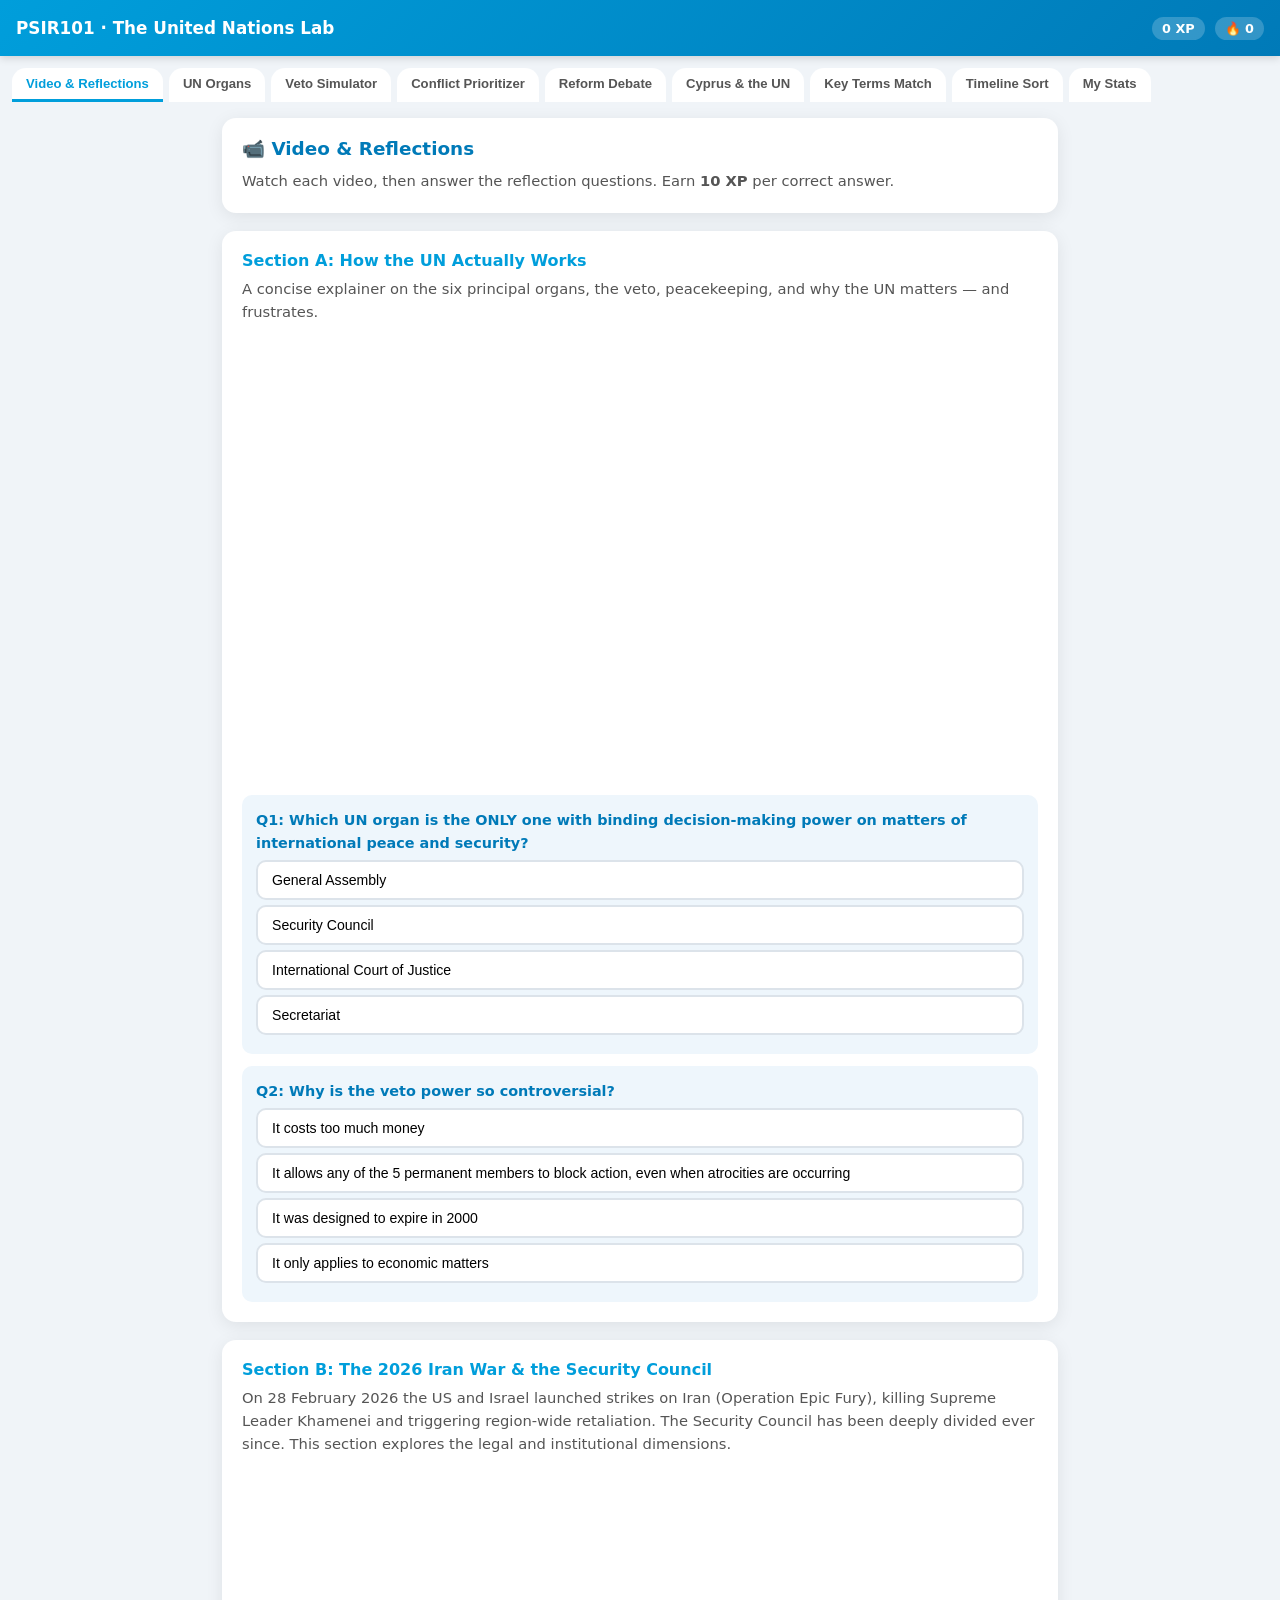
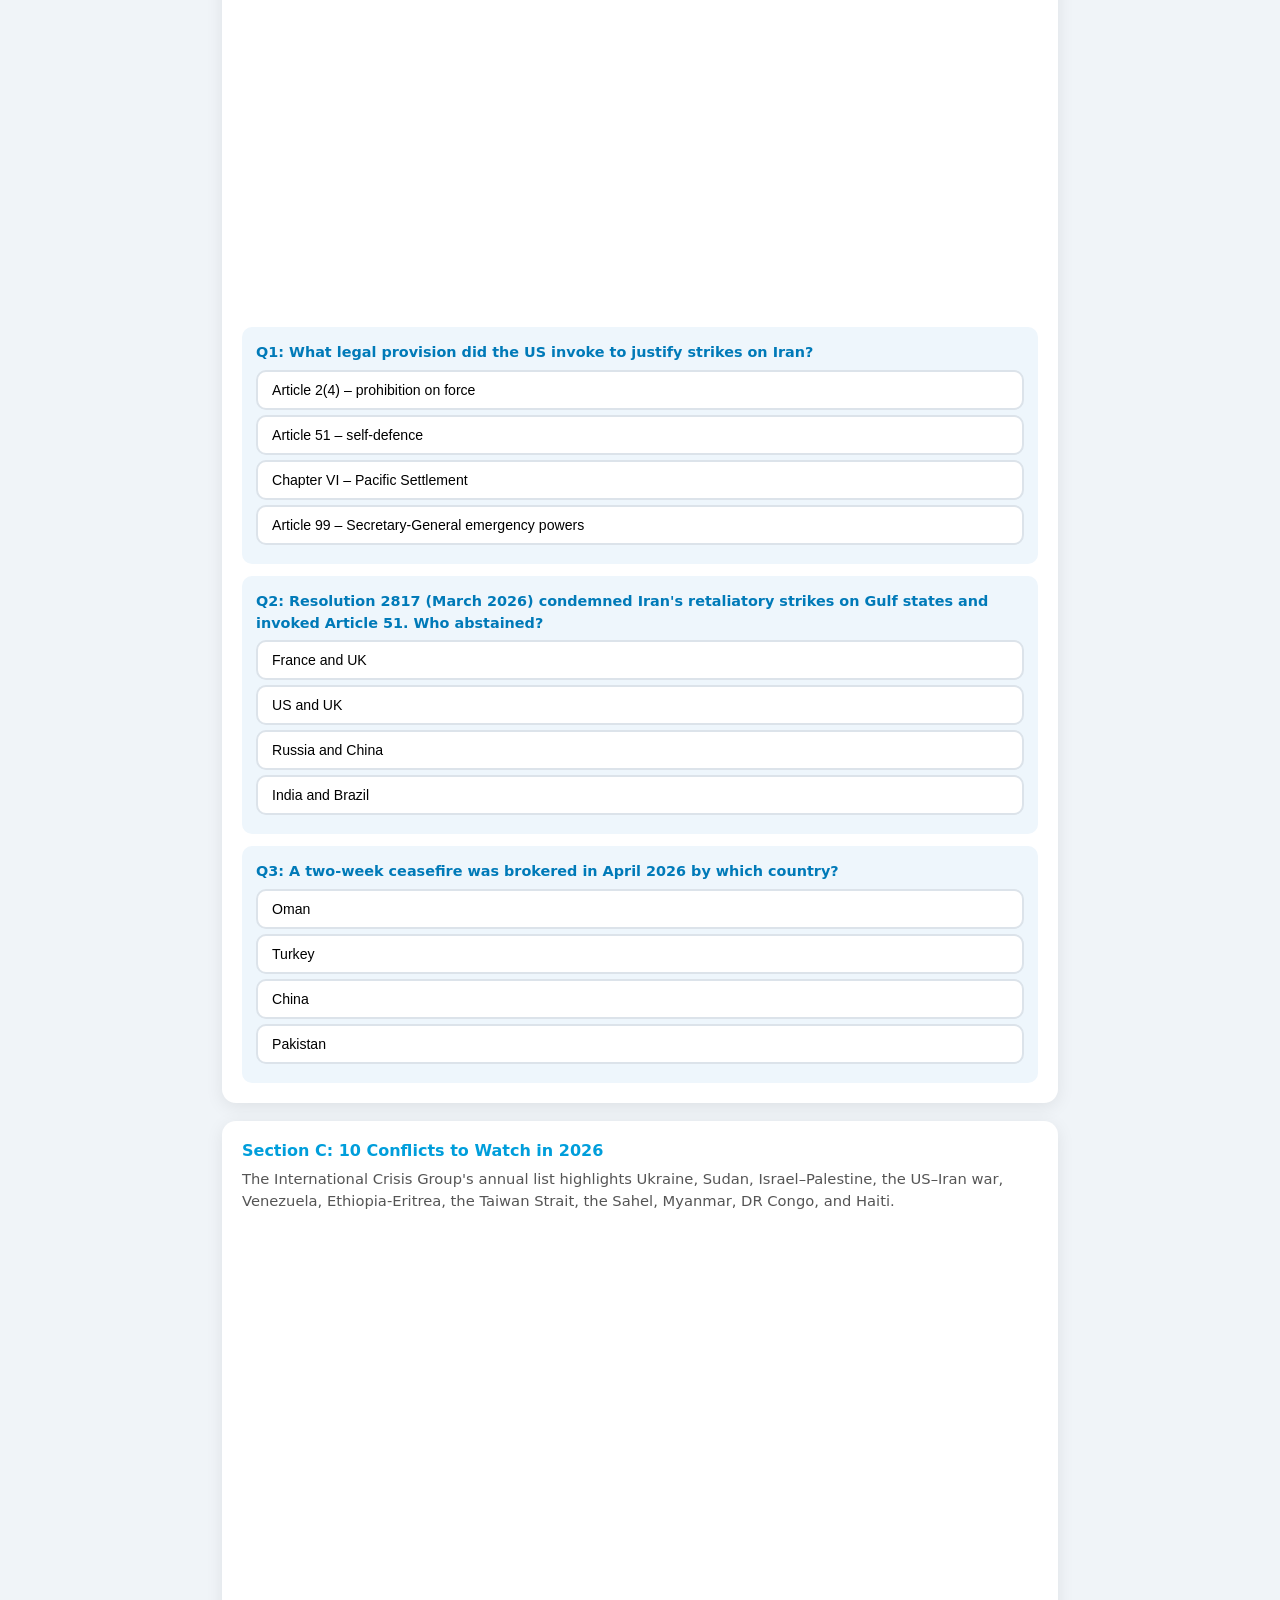
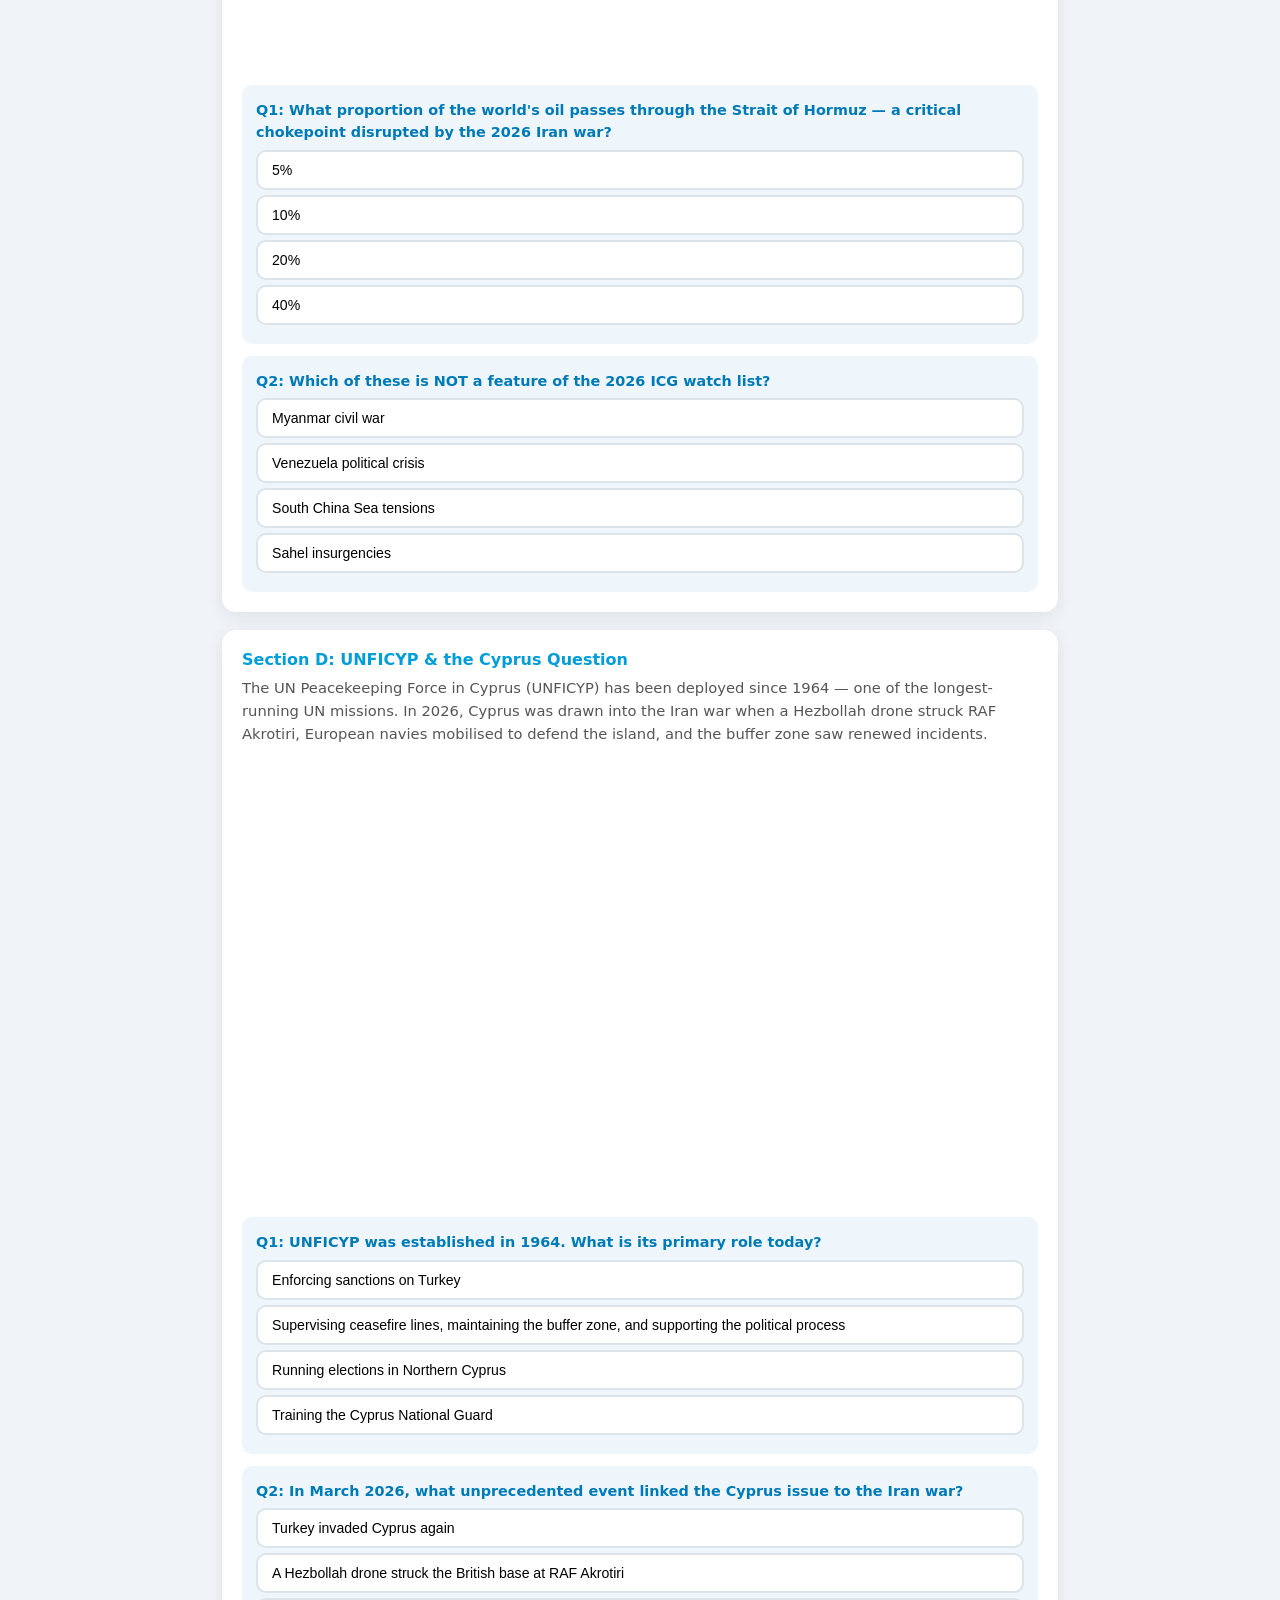
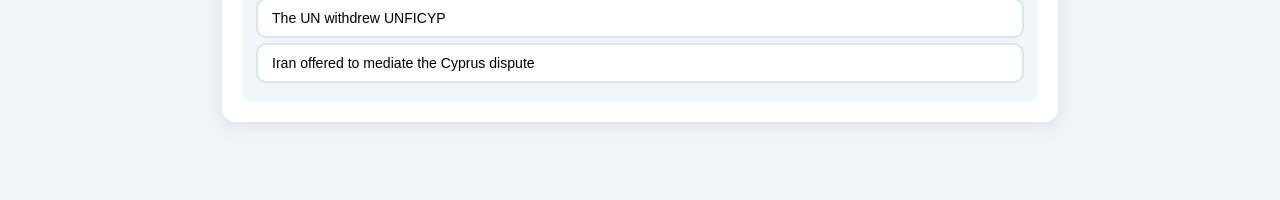
<file: un.html>
<!DOCTYPE html>
<html lang="en">
<head>
<meta charset="UTF-8">
<meta name="viewport" content="width=device-width,initial-scale=1.0">
<title>PSIR101 – The United Nations Lab</title>
<style>
:root{
  --bg:#f0f4f8;--card:#fff;--primary:#009edb;--primaryDk:#007ab8;
  --accent:#ffc107;--accentDk:#e0a800;--correct:#28a745;--wrong:#dc3545;
  --txt:#1a1a2e;--txtLight:#555;--radius:14px;--shadow:0 4px 18px rgba(0,0,0,.08);
  --topH:56px;
}
*{margin:0;padding:0;box-sizing:border-box;}
body{font-family:'Segoe UI',system-ui,sans-serif;background:var(--bg);color:var(--txt);padding-top:var(--topH);}
.topbar{position:fixed;top:0;left:0;width:100%;height:var(--topH);background:linear-gradient(135deg,var(--primary),var(--primaryDk));color:#fff;display:flex;align-items:center;justify-content:space-between;padding:0 16px;z-index:900;box-shadow:0 2px 8px rgba(0,0,0,.15);}
.topbar .title{font-size:1.05rem;font-weight:700;white-space:nowrap;overflow:hidden;text-overflow:ellipsis;}
.topbar .badges{display:flex;gap:10px;}
.topbar .badge{background:rgba(255,255,255,.2);padding:4px 10px;border-radius:20px;font-size:.8rem;font-weight:600;}
.tab-bar{display:flex;overflow-x:auto;gap:6px;padding:12px 12px 0;background:var(--bg);position:sticky;top:var(--topH);z-index:800;}
.tab-bar button{flex-shrink:0;padding:8px 14px;border:none;border-radius:var(--radius) var(--radius) 0 0;background:var(--card);color:var(--txtLight);font-size:.82rem;font-weight:600;cursor:pointer;border-bottom:3px solid transparent;transition:.2s;}
.tab-bar button.active{color:var(--primary);border-bottom-color:var(--primary);background:#fff;}
.panel{display:none;padding:16px 12px 60px;max-width:860px;margin:auto;}
.panel.active{display:block;}
.card{background:var(--card);border-radius:var(--radius);box-shadow:var(--shadow);padding:20px;margin-bottom:18px;}
.card h2{font-size:1.15rem;margin-bottom:10px;color:var(--primaryDk);}
.card h3{font-size:1rem;margin-bottom:8px;color:var(--primary);}
.card p,.card li{font-size:.92rem;line-height:1.55;color:var(--txtLight);}
.card ul{margin-left:18px;margin-bottom:8px;}
.video-wrap{position:relative;padding-bottom:56.25%;height:0;margin:12px 0;border-radius:10px;overflow:hidden;}
.video-wrap iframe{position:absolute;top:0;left:0;width:100%;height:100%;border:0;}
.q-block{background:#eef6fc;border-radius:10px;padding:14px;margin-top:12px;}
.q-block p.q-label{font-weight:700;color:var(--primaryDk);margin-bottom:6px;font-size:.9rem;}
.opt-btn{display:block;width:100%;text-align:left;padding:10px 14px;margin:5px 0;border:2px solid #dce3ea;border-radius:10px;background:#fff;cursor:pointer;font-size:.88rem;transition:.15s;}
.opt-btn:hover{border-color:var(--primary);}
.opt-btn.correct{border-color:var(--correct);background:#e6f9ed;}
.opt-btn.wrong{border-color:var(--wrong);background:#fdeaea;}
.opt-btn.disabled{pointer-events:none;opacity:.85;}
.explain{display:none;margin-top:8px;padding:10px 14px;background:#fff8e1;border-left:4px solid var(--accent);border-radius:8px;font-size:.85rem;line-height:1.5;color:var(--txt);}
/* sorter / classifier zones */
.zone-container{display:flex;flex-wrap:wrap;gap:12px;margin-top:12px;}
.zone{flex:1 1 200px;min-height:120px;background:#f7fafc;border:2px dashed #c8d6e5;border-radius:var(--radius);padding:10px;transition:.2s;}
.zone.over{border-color:var(--primary);background:#eef6fc;}
.zone .z-title{font-weight:700;font-size:.85rem;color:var(--primary);margin-bottom:6px;text-align:center;}
.chip{display:inline-block;padding:8px 14px;margin:4px;border-radius:20px;font-size:.82rem;font-weight:600;cursor:grab;transition:.15s;user-select:none;}
.chip.src{background:#dbeafe;color:#1e40af;}
.chip.correct-chip{background:#d1fae5;color:#065f46;}
.chip.wrong-chip{background:#fee2e2;color:#991b1b;}
.chip-bank{display:flex;flex-wrap:wrap;gap:6px;margin-bottom:12px;min-height:40px;padding:6px;background:#f1f5f9;border-radius:10px;}
/* flip cards */
.flip-grid{display:grid;grid-template-columns:repeat(auto-fill,minmax(220px,1fr));gap:14px;margin-top:14px;}
.flip-card{perspective:800px;height:200px;cursor:pointer;}
.flip-inner{position:relative;width:100%;height:100%;transition:transform .5s;transform-style:preserve-3d;}
.flip-card.flipped .flip-inner{transform:rotateY(180deg);}
.flip-front,.flip-back{position:absolute;width:100%;height:100%;backface-visibility:hidden;border-radius:var(--radius);padding:16px;display:flex;flex-direction:column;justify-content:center;align-items:center;text-align:center;}
.flip-front{background:linear-gradient(135deg,var(--primary),var(--primaryDk));color:#fff;font-weight:700;font-size:1rem;}
.flip-back{background:var(--card);border:2px solid var(--primary);transform:rotateY(180deg);font-size:.82rem;color:var(--txt);line-height:1.45;overflow-y:auto;}
/* veto sim */
.veto-scenario{border:2px solid #e2e8f0;border-radius:var(--radius);padding:16px;margin-bottom:16px;transition:.2s;}
.veto-scenario.resolved{opacity:.85;}
.p5-grid{display:grid;grid-template-columns:repeat(5,1fr);gap:6px;margin:12px 0;}
.p5-cell{text-align:center;padding:8px 4px;border-radius:8px;font-size:.75rem;font-weight:600;}
.p5-cell.favour{background:#d1fae5;color:#065f46;}
.p5-cell.against{background:#fee2e2;color:#991b1b;}
.p5-cell.abstain{background:#fef3c7;color:#92400e;}
.veto-btns{display:flex;gap:8px;flex-wrap:wrap;}
.veto-btns button{padding:8px 16px;border:2px solid #dce3ea;border-radius:10px;background:#fff;cursor:pointer;font-weight:600;font-size:.85rem;transition:.15s;}
.veto-btns button:hover{border-color:var(--primary);}
.veto-btns button.correct{border-color:var(--correct);background:#e6f9ed;}
.veto-btns button.wrong{border-color:var(--wrong);background:#fdeaea;}
/* timeline */
.tl-slot{padding:10px 14px;margin:4px 0;background:#f1f5f9;border-radius:10px;cursor:grab;font-size:.85rem;font-weight:600;display:flex;align-items:center;gap:8px;user-select:none;transition:.15s;}
.tl-slot:active{background:#dbeafe;}
.tl-slot.correct-slot{background:#d1fae5;}
.tl-slot.wrong-slot{background:#fee2e2;}
.tl-number{width:24px;height:24px;border-radius:50%;background:var(--primary);color:#fff;display:flex;align-items:center;justify-content:center;font-size:.75rem;flex-shrink:0;}
/* stats */
.stat-grid{display:grid;grid-template-columns:repeat(auto-fill,minmax(150px,1fr));gap:14px;margin-top:14px;}
.stat-card{background:linear-gradient(135deg,var(--primary),var(--primaryDk));color:#fff;padding:20px;border-radius:var(--radius);text-align:center;}
.stat-card .num{font-size:2rem;font-weight:800;}
.stat-card .label{font-size:.8rem;opacity:.85;margin-top:4px;}
.btn-primary{padding:10px 20px;border:none;border-radius:10px;background:var(--primary);color:#fff;font-weight:700;cursor:pointer;font-size:.9rem;transition:.2s;}
.btn-primary:hover{background:var(--primaryDk);}
.btn-accent{padding:10px 20px;border:none;border-radius:10px;background:var(--accent);color:#1a1a2e;font-weight:700;cursor:pointer;font-size:.9rem;transition:.2s;}
.btn-accent:hover{background:var(--accentDk);}
.check-row{display:flex;justify-content:flex-end;margin-top:12px;}
.score-banner{padding:12px;border-radius:10px;text-align:center;font-weight:700;font-size:1rem;margin-top:14px;}
.score-banner.good{background:#d1fae5;color:#065f46;}
.score-banner.ok{background:#fef3c7;color:#92400e;}
.score-banner.bad{background:#fee2e2;color:#991b1b;}
@media(max-width:520px){
  .topbar .title{font-size:.88rem;}
  .tab-bar button{font-size:.72rem;padding:6px 10px;}
  .zone-container{flex-direction:column;}
  .p5-grid{grid-template-columns:repeat(3,1fr);}
  .flip-grid{grid-template-columns:1fr 1fr;}
  .stat-grid{grid-template-columns:1fr 1fr;}
}
</style>
</head>
<body>

<!-- ========== TOPBAR ========== -->
<div class="topbar">
  <div class="title">PSIR101 · The United Nations Lab</div>
  <div class="badges">
    <span class="badge" id="xpBadge">0 XP</span>
    <span class="badge" id="streakBadge">🔥 0</span>
  </div>
</div>

<!-- ========== TAB BAR ========== -->
<div class="tab-bar" id="tabBar"></div>

<!-- ========== PANELS ========== -->

<!-- 0 VIDEO -->
<div class="panel" id="panelVideo"></div>

<!-- 1 UN ORGANS -->
<div class="panel" id="panelOrgans"></div>

<!-- 2 VETO SIM -->
<div class="panel" id="panelVeto"></div>

<!-- 3 CONFLICT PRIORITIZER -->
<div class="panel" id="panelConflict"></div>

<!-- 4 REFORM DEBATE -->
<div class="panel" id="panelReform"></div>

<!-- 5 CYPRUS & THE UN -->
<div class="panel" id="panelCyprus"></div>

<!-- 6 KEY TERMS MATCH -->
<div class="panel" id="panelMatch"></div>

<!-- 7 TIMELINE SORT -->
<div class="panel" id="panelTimeline"></div>

<!-- 8 STATS -->
<div class="panel" id="panelStats"></div>

<script>
/* =====================================================================
   DATA
   ===================================================================== */

const TABS = [
  {id:'panelVideo',label:'Video & Reflections'},
  {id:'panelOrgans',label:'UN Organs'},
  {id:'panelVeto',label:'Veto Simulator'},
  {id:'panelConflict',label:'Conflict Prioritizer'},
  {id:'panelReform',label:'Reform Debate'},
  {id:'panelCyprus',label:'Cyprus & the UN'},
  {id:'panelMatch',label:'Key Terms Match'},
  {id:'panelTimeline',label:'Timeline Sort'},
  {id:'panelStats',label:'My Stats'}
];

/* ---------- VIDEOS ---------- */
const VID_DATA = [
  {
    id:'A',title:'How the UN Actually Works',
    desc:'A concise explainer on the six principal organs, the veto, peacekeeping, and why the UN matters — and frustrates.',
    yt:'5CPnE_C9N5M',
    questions:[
      {
        q:'Which UN organ is the ONLY one with binding decision-making power on matters of international peace and security?',
        opts:['General Assembly','Security Council','International Court of Justice','Secretariat'],
        correct:1,
        explain:'The Security Council is the sole UN organ whose resolutions are legally binding on all member states under Chapter VII. The General Assembly can pass resolutions, but they are recommendations, not law.'
      },
      {
        q:'Why is the veto power so controversial?',
        opts:['It costs too much money','It allows any of the 5 permanent members to block action, even when atrocities are occurring','It was designed to expire in 2000','It only applies to economic matters'],
        correct:1,
        explain:'The P5 veto has been used to block action on Syria, Palestine, and many other crises. Critics argue it prioritises great-power interests over human protection. Defenders say it keeps major powers inside the system.'
      }
    ]
  },
  {
    id:'B',title:'The 2026 Iran War & the Security Council',
    desc:'On 28 February 2026 the US and Israel launched strikes on Iran (Operation Epic Fury), killing Supreme Leader Khamenei and triggering region-wide retaliation. The Security Council has been deeply divided ever since. This section explores the legal and institutional dimensions.',
    yt:'w_EeX2EQ9sA',
    questions:[
      {
        q:'What legal provision did the US invoke to justify strikes on Iran?',
        opts:['Article 2(4) – prohibition on force','Article 51 – self-defence','Chapter VI – Pacific Settlement','Article 99 – Secretary-General emergency powers'],
        correct:1,
        explain:'The US filed an Article 51 letter claiming "necessary and proportionate" self-defence. Over 100 international law professors signed a letter in April 2026 arguing the strikes clearly violated the UN Charter because there was no armed attack on the US or imminent threat from Iran at the time of the strikes.'
      },
      {
        q:'Resolution 2817 (March 2026) condemned Iran\'s retaliatory strikes on Gulf states and invoked Article 51. Who abstained?',
        opts:['France and UK','US and UK','Russia and China','India and Brazil'],
        correct:2,
        explain:'Russia and China abstained, arguing the resolution ignored the US-Israeli strikes that preceded Iran\'s retaliation — raising the perennial question of "who threw the first punch." The vote exposed deep divisions on the Council over the lawfulness of the original attack.'
      },
      {
        q:'A two-week ceasefire was brokered in April 2026 by which country?',
        opts:['Oman','Turkey','China','Pakistan'],
        correct:3,
        explain:'Pakistan brokered the ceasefire announced on 7–8 April 2026. As of mid-April 2026, talks in Islamabad between US and Iranian negotiators ended without a deal, leaving the ceasefire\'s future uncertain. China provided a last-minute nudge to secure Iran\'s agreement.'
      }
    ]
  },
  {
    id:'C',title:'10 Conflicts to Watch in 2026',
    desc:'The International Crisis Group\'s annual list highlights Ukraine, Sudan, Israel–Palestine, the US–Iran war, Venezuela, Ethiopia-Eritrea, the Taiwan Strait, the Sahel, Myanmar, DR Congo, and Haiti.',
    yt:'TMfLmxzVDYQ',
    questions:[
      {
        q:'What proportion of the world\'s oil passes through the Strait of Hormuz — a critical chokepoint disrupted by the 2026 Iran war?',
        opts:['5%','10%','20%','40%'],
        correct:2,
        explain:'Roughly 20% of global oil transits the Strait of Hormuz. During the 2026 conflict, commercial traffic dropped over 90%, oil prices surged from ~$70 to $103/barrel, and fuel rationing hit parts of Asia — illustrating how a regional war can have instant global economic impact.'
      },
      {
        q:'Which of these is NOT a feature of the 2026 ICG watch list?',
        opts:['Myanmar civil war','Venezuela political crisis','South China Sea tensions','Sahel insurgencies'],
        correct:2,
        explain:'The ICG list focuses on the Taiwan Strait (not the broader South China Sea), along with conflicts in Myanmar, Venezuela, the Sahel (Mali, Burkina Faso), and others. The list underscores how overstretched the UN system is across multiple simultaneous crises.'
      }
    ]
  },
  {
    id:'D',title:'UNFICYP & the Cyprus Question',
    desc:'The UN Peacekeeping Force in Cyprus (UNFICYP) has been deployed since 1964 — one of the longest-running UN missions. In 2026, Cyprus was drawn into the Iran war when a Hezbollah drone struck RAF Akrotiri, European navies mobilised to defend the island, and the buffer zone saw renewed incidents.',
    yt:'I-F7VnSQcg0',
    questions:[
      {
        q:'UNFICYP was established in 1964. What is its primary role today?',
        opts:['Enforcing sanctions on Turkey','Supervising ceasefire lines, maintaining the buffer zone, and supporting the political process','Running elections in Northern Cyprus','Training the Cyprus National Guard'],
        correct:1,
        explain:'UNFICYP supervises the 180km buffer zone, monitors ceasefire lines, supports confidence-building measures (CBMs) between the two communities, and facilitates the Secretary-General\'s Good Offices mission. Resolution 2815 (January 2026) renewed its mandate until January 2027.'
      },
      {
        q:'In March 2026, what unprecedented event linked the Cyprus issue to the Iran war?',
        opts:['Turkey invaded Cyprus again','A Hezbollah drone struck the British base at RAF Akrotiri','The UN withdrew UNFICYP','Iran offered to mediate the Cyprus dispute'],
        correct:1,
        explain:'On 1 March 2026, a Shahed-type drone struck RAF Akrotiri, the first attack on Cyprus since 1974. It triggered a European military mobilisation (Greece, France, Italy, Germany, Netherlands, Spain sent naval forces), renewed Greek-Turkish tensions, debate over British base sovereignty, and calls to activate the EU\'s mutual defence clause (Article 42(7)).'
      }
    ]
  }
];

/* ---------- UN ORGANS ---------- */
const ORGAN_DATA = [
  {name:'General Assembly',emoji:'🌍',desc:'All 193 member states, one vote each. Debates global issues, passes non-binding resolutions, approves the UN budget. Meets annually from September; can hold emergency special sessions.'},
  {name:'Security Council',emoji:'🛡️',desc:'15 members (5 permanent with veto: US, UK, France, Russia, China; 10 elected for 2-year terms). Primary responsibility for international peace and security. Its Chapter VII resolutions are legally binding.'},
  {name:'Secretariat',emoji:'🏛️',desc:'The UN\'s administrative backbone, headed by the Secretary-General (currently António Guterres). Carries out day-to-day work, prepares reports, manages peacekeeping operations.'},
  {name:'International Court of Justice',emoji:'⚖️',desc:'The principal judicial organ, seated in The Hague. Settles legal disputes between states and gives advisory opinions. 15 judges elected for 9-year terms.'},
  {name:'Economic & Social Council (ECOSOC)',emoji:'📊',desc:'54 members. Coordinates economic, social, and environmental work of UN agencies and commissions. Links to SDGs and specialised agencies like WHO and UNICEF.'},
  {name:'Trusteeship Council',emoji:'📜',desc:'Originally supervised trust territories during decolonisation. Suspended operations in 1994 when the last trust territory (Palau) gained independence. Some propose repurposing it for global commons governance.'}
];

/* ---------- VETO SIMULATOR ---------- */
const VETO_DATA = [
  {
    title:'Draft Resolution: Condemn Strikes on Iran (March 2026)',
    desc:'A draft resolution condemning the US-Israeli strikes on Iran as a violation of Article 2(4) and calling for an immediate cessation of hostilities.',
    p5:{US:'AGAINST',UK:'ABSTAIN',France:'ABSTAIN',Russia:'IN FAVOUR',China:'IN FAVOUR'},
    opts:['Vetoed by US','Passes','Vetoed by Russia','Fails (no majority)'],
    correct:0,
    explain:'The US would exercise its veto to block any resolution condemning its own military action — exactly as it has done historically on Israel-Palestine resolutions. This scenario illustrates why the Council struggled to address the February 2026 strikes: the attacker is also a veto-holder.'
  },
  {
    title:'Resolution 2817: Condemn Iran\'s Retaliatory Strikes on Gulf States',
    desc:'Drafted by Gulf Cooperation Council members. Condemns Iran\'s "egregious attacks" on Bahrain, Kuwait, Oman, Qatar, Saudi Arabia, UAE, and Jordan. Invokes Article 51 collective self-defence.',
    p5:{US:'IN FAVOUR',UK:'IN FAVOUR',France:'IN FAVOUR',Russia:'ABSTAIN',China:'ABSTAIN'},
    opts:['Vetoed by Russia','Vetoed by China','Passes (abstentions do not count as vetoes)','Fails (insufficient votes)'],
    correct:2,
    explain:'This resolution actually passed in March 2026. A P5 abstention does NOT count as a veto — only a "no" vote does. Russia and China abstained, arguing the resolution ignored the US-Israeli strikes that provoked Iran\'s retaliation. This is a critical procedural distinction students must understand.'
  },
  {
    title:'Draft Resolution: Syria Chemical Weapons Investigation',
    desc:'Proposes a new independent mechanism to investigate chemical weapons use in Syria, with power to assign blame.',
    p5:{US:'IN FAVOUR',UK:'IN FAVOUR',France:'IN FAVOUR',Russia:'AGAINST',China:'ABSTAIN'},
    opts:['Passes','Vetoed by Russia','Vetoed by China','Fails (no majority)'],
    correct:1,
    explain:'Russia has vetoed Syria-related resolutions 17+ times since 2011, consistently shielding its ally Assad (until his fall in December 2024). This pattern demonstrates how the veto can paralyse the Council even when atrocities are documented.'
  },
  {
    title:'Draft Resolution: Gaza Ceasefire (2024)',
    desc:'Demands an immediate humanitarian ceasefire in Gaza and unconditional release of all hostages.',
    p5:{US:'AGAINST',UK:'ABSTAIN',France:'IN FAVOUR',Russia:'IN FAVOUR',China:'IN FAVOUR'},
    opts:['Passes','Vetoed by US','Vetoed by Russia and China','Fails (no majority)'],
    correct:1,
    explain:'The US vetoed multiple Gaza ceasefire resolutions in 2023-2024, arguing they did not adequately address hostage releases and Hamas\'s actions. The pattern reversed briefly in March 2024 when the US abstained and a ceasefire resolution passed — showing that even small shifts in P5 positions can be consequential.'
  },
  {
    title:'Draft Resolution: Establish Climate Emergency Force',
    desc:'Proposes a UN rapid-response mechanism for climate disasters under Chapter VII, with binding emissions targets for major polluters.',
    p5:{US:'AGAINST',UK:'ABSTAIN',France:'IN FAVOUR',Russia:'AGAINST',China:'AGAINST'},
    opts:['Passes','Vetoed by US, Russia, and China','Vetoed by US alone','Fails (no majority — only needs one veto anyway)'],
    correct:1,
    explain:'Multiple P5 members would oppose binding emissions targets. Any single veto would be sufficient to block, but this scenario shows how climate action faces a triple veto wall. It illustrates why some argue the Security Council is structurally unable to address 21st-century global challenges.'
  },
  {
    title:'Draft Resolution: Demand Iran Open Strait of Hormuz',
    desc:'Demands Iran immediately cease interference with commercial shipping through the Strait of Hormuz and authorises naval enforcement under Chapter VII.',
    p5:{US:'IN FAVOUR',UK:'IN FAVOUR',France:'IN FAVOUR',Russia:'AGAINST',China:'ABSTAIN'},
    opts:['Passes','Vetoed by Russia','Vetoed by China','Fails (insufficient votes)'],
    correct:1,
    explain:'Russia, as Iran\'s ally and a major beneficiary of oil price spikes ($150 million/day windfall during March 2026), would veto Chapter VII enforcement against Iran. This scenario shows how economic self-interest can drive veto decisions — Russia gained enormously from the Hormuz disruption.'
  }
];

/* ---------- CONFLICT PRIORITIZER ---------- */
const CP_DATA = [
  {name:'Ukraine – Russia\'s full-scale invasion',region:'Europe',since:'2022'},
  {name:'Sudan – civil war, humanitarian catastrophe',region:'Africa',since:'2023'},
  {name:'Israel – Palestine (Gaza & West Bank)',region:'Middle East',since:'2023'},
  {name:'US–Iran War (Operation Epic Fury)',region:'Middle East',since:'Feb 2026'},
  {name:'Lebanon – Israeli invasion & Hezbollah conflict',region:'Middle East',since:'Mar 2026'},
  {name:'Venezuela – political & humanitarian crisis',region:'Americas',since:'2017'},
  {name:'Ethiopia – Eritrea tensions post-Tigray',region:'Africa',since:'2024'},
  {name:'Taiwan Strait – US-China rivalry',region:'Asia-Pacific',since:'Ongoing'},
  {name:'Sahel – Mali, Burkina Faso, Niger insurgencies',region:'Africa',since:'2012'},
  {name:'Myanmar – civil war post-coup',region:'Asia',since:'2021'},
  {name:'DR Congo – M23 and eastern conflict',region:'Africa',since:'2022'},
  {name:'Haiti – gang violence & state collapse',region:'Americas',since:'2024'}
];

/* ---------- REFORM DEBATE ---------- */
const REFORM_DATA = [
  {text:'Add permanent seats for Africa, Latin America, India, Japan, and Germany',cat:'expand',explain:'The G4 proposal. Expanding the Council would improve representativeness but risks making decision-making slower and is blocked by regional rivals (e.g., Pakistan opposes India, Italy opposes Germany).'},
  {text:'Abolish the veto entirely',cat:'veto',explain:'Supported by many small states and the ACT group. P5 members would never agree — the veto is their guarantee for remaining in the system. A more realistic step may be voluntary veto restraint.'},
  {text:'Voluntary veto restraint: P5 agree not to use veto in cases of mass atrocity',cat:'veto',explain:'The France-Mexico initiative proposed this in 2015. Over 100 states support it. It would not require Charter amendment, but no P5 member has formally committed to it.'},
  {text:'Keep the Council exactly as it is — the system works',cat:'status-quo',explain:'Defenders argue the P5 veto prevents great-power wars by keeping major states inside the system. But the Council\'s failure to act on Syria, Gaza, and now Iran erodes this argument.'},
  {text:'Give the General Assembly binding powers when the Council is deadlocked',cat:'GA',explain:'The "Uniting for Peace" resolution (1950) already allows emergency special sessions of the GA, but its resolutions are still non-binding. Proposals to strengthen this face legal and political obstacles.'},
  {text:'Require a P5 member to publicly justify any veto in the General Assembly',cat:'veto',explain:'GA Resolution A/76/262 (2022) already requires this. The first application was to Russia\'s veto of a Ukraine resolution. It creates political costs but doesn\'t prevent vetoes.'},
  {text:'Create a new "semi-permanent" category of seats with longer terms but no veto',cat:'expand',explain:'A compromise between full expansion and the status quo. Would give regional powers more voice without creating new vetoes.'},
  {text:'Move the Security Council out of New York to a rotating location in the Global South',cat:'expand',explain:'Symbolic but powerful: it would signal that the Security Council serves the world, not just the West. Logistically complex.'},
  {text:'The 2026 Iran war proves the UN is irrelevant — abolish the Security Council',cat:'status-quo',explain:'An extreme position. The Council\'s failure to prevent the Iran war or enforce a ceasefire fuels this view, but without any collective security mechanism, the alternative is unconstrained great-power competition. The challenge is reform, not abolition.'},
  {text:'Require unanimity among regional groups (Africa, Asia, etc.) before the Council can authorise force',cat:'expand',explain:'Would give regional actors a voice in decisions affecting them. Critics say it would make the Council even slower and more prone to deadlock.'}
];

/* ---------- CYPRUS & THE UN ---------- */
const CYPRUS_TL = [
  {year:'1960',event:'Cyprus gains independence. Treaty of Guarantee signed by UK, Greece, Turkey.'},
  {year:'1963',event:'Intercommunal violence erupts between Greek Cypriots and Turkish Cypriots.'},
  {year:'1964',event:'UN Security Council Resolution 186 establishes UNFICYP.'},
  {year:'1974',event:'Greek-backed coup, Turkish military intervention, island partitioned.'},
  {year:'1983',event:'Turkish Cypriot community declares the "TRNC" (recognised only by Turkey).'},
  {year:'2003',event:'Green Line opens — first crossings between north and south since 1974.'},
  {year:'2004',event:'Annan Plan referendum: Turkish Cypriots vote yes, Greek Cypriots vote no. Republic of Cyprus joins the EU.'},
  {year:'2017',event:'Crans-Montana peace talks collapse — latest failed comprehensive negotiation.'},
  {year:'2020',event:'Varosha/Maraş partially reopened by Turkey, drawing UN and international criticism.'},
  {year:'Oct 2024',event:'Tufan Erhürman elected Turkish Cypriot leader on a federal-solution platform.'},
  {year:'Jan 2026',event:'Resolution 2815 renews UNFICYP mandate until January 2027.'},
  {year:'Feb 2026',event:'UN Personal Envoy Holguín suggests formal peace talks could resume by July 2026.'},
  {year:'Mar 2026',event:'Hezbollah drone strikes RAF Akrotiri; European navies mobilise to defend Cyprus; Greek-Turkish tensions spike; Cyprus calls British bases "colonial".'},
  {year:'Apr 2026',event:'Buffer zone incident on Markos Dracos Street — rock-throwing condemned by UNFICYP. Leaders meet on 6 April at SRSG residence under UN auspices.'}
];

const CYPRUS_QUIZ = [
  {
    q:'UNFICYP has been deployed since 1964. This makes it one of the _____ UN peacekeeping missions.',
    opts:['newest','most expensive','longest-running','largest'],
    correct:2,
    explain:'UNFICYP is one of the longest-running UN missions, predating even the 1974 partition. Only UNTSO (1948) and UNMOGIP (1949) are older.'
  },
  {
    q:'The 2004 Annan Plan for Cyprus reunification was rejected by which community in a referendum?',
    opts:['Turkish Cypriots','Greek Cypriots','Both communities','Neither (it was never put to a vote)'],
    correct:1,
    explain:'Greek Cypriots voted 75.8% against the Annan Plan, while Turkish Cypriots voted 64.9% in favour. The Republic of Cyprus subsequently joined the EU without a settlement — meaning EU law applies to the whole island in theory but is suspended in the north.'
  },
  {
    q:'In March 2026, why did the Iran war suddenly become a Cyprus security issue?',
    opts:['Iran demanded Cyprus close its ports','A Hezbollah drone struck RAF Akrotiri on the island','Turkey declared war on Cyprus','The UN evacuated UNFICYP'],
    correct:1,
    explain:'The drone strike on 1 March 2026 was the first attack on Cyprus since 1974. It triggered European military mobilisation, debates over EU mutual defence (Article 42(7)), renewed Greek-Turkish tensions over military deployments, and calls to renegotiate the status of British sovereign bases.'
  },
  {
    q:'The drone strike renewed debate about which longstanding issue on Cyprus?',
    opts:['Water rights','The status of British Sovereign Base Areas','Olympic hosting bids','EU fisheries quotas'],
    correct:1,
    explain:'President Christodoulides called the British bases "colonial" and demanded talks on their future. The EU backed Cyprus. Talks on the bases\' status began on 25 March 2026. The incident showed how Cold War-era security arrangements can become liabilities in new conflicts.'
  },
  {
    q:'Resolution 2815 (2026) mentions concern about developments in Pyla/Pile. Why is this village significant?',
    opts:['It is the capital of the TRNC','It is the only buffer-zone village where Greek and Turkish Cypriots live side by side','It hosts the UN headquarters in Cyprus','It is the site of the Varosha ghost town'],
    correct:1,
    explain:'Pyla/Pile is unique — the only mixed community in the buffer zone. Unauthorised construction (e.g., UCLan university campus) and intercommunal tensions there are a barometer for the broader Cyprus problem. The Security Council monitors it closely.'
  }
];

/* ---------- KEY TERMS MATCH ---------- */
const MATCH_DATA = [
  {term:'Article 51',def:'Self-defence clause invoked by states to justify military force — at the centre of the 2026 Iran war legal debate'},
  {term:'Chapter VII',def:'Security Council powers including sanctions and authorising military force — resolutions under this chapter are binding'},
  {term:'Veto',def:'Power of any P5 member to block a Security Council resolution with a single "no" vote'},
  {term:'R2P (Responsibility to Protect)',def:'Principle that sovereignty is not absolute — the international community may act when a state fails to protect its people from genocide, war crimes, ethnic cleansing, or crimes against humanity'},
  {term:'Peacekeeping',def:'Deployment of UN troops to maintain ceasefires and protect civilians — e.g., UNFICYP in Cyprus since 1964'},
  {term:'Good Offices',def:'Diplomatic role of the Secretary-General in mediating disputes — used in Cyprus talks since 1964'},
  {term:'Outcasting',def:'Enforcing norms by excluding violators from cooperation rather than by military coercion (concept from Hathaway & Shapiro)'},
  {term:'Jus ad bellum',def:'International law governing the right to go to war — central question in evaluating the 2026 US strikes on Iran'},
  {term:'Jus in bello',def:'International humanitarian law governing conduct during war — rules on proportionality, distinction, and civilian protection'},
  {term:'Buffer zone',def:'UN-patrolled 180km strip dividing the Republic of Cyprus from the north — maintained by UNFICYP since 1974'}
];

/* ---------- TIMELINE ---------- */
const TL_DATA = [
  {year:1945,event:'United Nations founded; Charter signed in San Francisco'},
  {year:1948,event:'Universal Declaration of Human Rights adopted'},
  {year:1950,event:'"Uniting for Peace" resolution — GA can act when SC is deadlocked'},
  {year:1956,event:'First UN peacekeeping force (UNEF I) deployed to Suez'},
  {year:1964,event:'UNFICYP established in Cyprus — still active 62 years later'},
  {year:1971,event:'PRC replaces ROC (Taiwan) as China\'s UN representative'},
  {year:1990,event:'Security Council authorises force to liberate Kuwait (Gulf War)'},
  {year:1994,event:'Rwanda genocide — UN fails to act, triggering reform debates'},
  {year:2003,event:'US invades Iraq without Security Council authorisation'},
  {year:2005,event:'World Summit adopts Responsibility to Protect (R2P)'},
  {year:2011,event:'Security Council authorises Libya intervention — Russia/China feel misled, begin blocking Syria'},
  {year:2014,event:'Russia annexes Crimea — vetoes all Security Council action on Ukraine'},
  {year:2022,event:'Russia\'s full-scale invasion of Ukraine — GA condemns, SC paralysed by veto'},
  {year:2024,event:'US vetoes multiple Gaza ceasefire resolutions; Israel decimates Hezbollah'},
  {year:2026,event:'US & Israel strike Iran (Feb); SC Resolution 2817 condemns Iran\'s retaliation (Mar); Pakistan-brokered ceasefire (Apr); drone strikes on Cyprus'}
];

/* =====================================================================
   STATE
   ===================================================================== */
let xp=0, streak=0, bestStreak=0;
let vidDone={}, activityScores={};

function addXP(n){xp+=n;streak++;if(streak>bestStreak)bestStreak=streak;document.getElementById('xpBadge').textContent=xp+' XP';document.getElementById('streakBadge').textContent='🔥 '+streak;}
function breakStreak(){streak=0;document.getElementById('streakBadge').textContent='🔥 0';}

/* =====================================================================
   BUILD TABS
   ===================================================================== */
(function buildTabs(){
  const bar=document.getElementById('tabBar');
  TABS.forEach((t,i)=>{
    const b=document.createElement('button');
    b.textContent=t.label;
    b.onclick=()=>switchTab(i);
    bar.appendChild(b);
  });
  switchTab(0);
})();

function switchTab(idx){
  document.querySelectorAll('.tab-bar button').forEach((b,i)=>b.classList.toggle('active',i===idx));
  document.querySelectorAll('.panel').forEach((p,i)=>p.classList.toggle('active',i===idx));
  // lazy build
  if(idx===0 && !document.getElementById('panelVideo').innerHTML) buildVideo();
  if(idx===1 && !document.getElementById('panelOrgans').innerHTML) buildOrgans();
  if(idx===2 && !document.getElementById('panelVeto').innerHTML) buildVeto();
  if(idx===3 && !document.getElementById('panelConflict').innerHTML) buildConflict();
  if(idx===4 && !document.getElementById('panelReform').innerHTML) buildReform();
  if(idx===5 && !document.getElementById('panelCyprus').innerHTML) buildCyprus();
  if(idx===6 && !document.getElementById('panelMatch').innerHTML) buildMatch();
  if(idx===7 && !document.getElementById('panelTimeline').innerHTML) buildTimeline();
  if(idx===8) buildStats();
}

/* =====================================================================
   BUILD: VIDEO & REFLECTIONS
   ===================================================================== */
function buildVideo(){
  const p=document.getElementById('panelVideo');
  let h='<div class="card"><h2>📹 Video & Reflections</h2><p>Watch each video, then answer the reflection questions. Earn <strong>10 XP</strong> per correct answer.</p></div>';
  VID_DATA.forEach(v=>{
    h+=`<div class="card" id="vid-${v.id}"><h3>Section ${v.id}: ${v.title}</h3><p>${v.desc}</p>`;
    h+=`<div class="video-wrap"><iframe src="https://www.youtube.com/embed/${v.yt}" allowfullscreen loading="lazy"></iframe></div>`;
    v.questions.forEach((q,qi)=>{
      h+=`<div class="q-block" id="vq-${v.id}-${qi}"><p class="q-label">Q${qi+1}: ${q.q}</p>`;
      q.opts.forEach((o,oi)=>{
        h+=`<button class="opt-btn" onclick="handleVidQ('${v.id}',${qi},${oi})">${o}</button>`;
      });
      h+=`<div class="explain" id="vex-${v.id}-${qi}">${q.explain}</div></div>`;
    });
    h+=`</div>`;
  });
  p.innerHTML=h;
}

function handleVidQ(vid,qi,oi){
  const key=`vq-${vid}-${qi}`;
  if(vidDone[key]) return;
  vidDone[key]=true;
  const qData=VID_DATA.find(v=>v.id===vid).questions[qi];
  const block=document.getElementById(key);
  const btns=block.querySelectorAll('.opt-btn');
  btns.forEach((b,i)=>{
    b.classList.add('disabled');
    if(i===qData.correct) b.classList.add('correct');
    if(i===oi && oi!==qData.correct) b.classList.add('wrong');
  });
  document.getElementById(`vex-${vid}-${qi}`).style.display='block';
  if(oi===qData.correct) addXP(10); else breakStreak();
}

/* =====================================================================
   BUILD: UN ORGANS (FLIP CARDS)
   ===================================================================== */
function buildOrgans(){
  const p=document.getElementById('panelOrgans');
  let h='<div class="card"><h2>🏛️ The Six Principal Organs</h2><p>Click each card to reveal what it does. Understanding these organs is essential for seeing how — and why — the UN both acts and fails to act on crises like the Iran war and the Cyprus dispute.</p></div>';
  h+='<div class="flip-grid">';
  ORGAN_DATA.forEach(o=>{
    h+=`<div class="flip-card" onclick="this.classList.toggle('flipped')"><div class="flip-inner"><div class="flip-front"><div style="font-size:2rem">${o.emoji}</div><div>${o.name}</div></div><div class="flip-back"><strong>${o.name}</strong><p style="margin-top:6px;font-size:.8rem">${o.desc}</p></div></div></div>`;
  });
  h+='</div>';
  p.innerHTML=h;
}

/* =====================================================================
   BUILD: VETO SIMULATOR
   ===================================================================== */
function buildVeto(){
  const p=document.getElementById('panelVeto');
  let h='<div class="card"><h2>🛡️ Veto Simulator</h2><p>You are an analyst watching the Security Council vote. For each draft resolution, examine the P5 positions and predict the outcome. Earn <strong>20 XP</strong> per correct prediction.</p><p style="margin-top:8px;font-size:.85rem;color:var(--primary)"><strong>Key rule:</strong> An ABSTENTION by a P5 member does NOT count as a veto. Only a "NO" vote blocks a resolution.</p></div>';
  VETO_DATA.forEach((v,i)=>{
    h+=`<div class="veto-scenario card" id="vs-${i}"><h3>${v.title}</h3><p style="font-size:.88rem">${v.desc}</p>`;
    h+=`<div class="p5-grid">`;
    Object.entries(v.p5).forEach(([country,pos])=>{
      const cls=pos==='IN FAVOUR'?'favour':pos==='AGAINST'?'against':'abstain';
      h+=`<div class="p5-cell ${cls}"><div>${country}</div><div>${pos}</div></div>`;
    });
    h+=`</div><p style="font-weight:600;font-size:.88rem;margin-bottom:8px">What happens?</p><div class="veto-btns" id="vb-${i}">`;
    v.opts.forEach((o,oi)=>{
      h+=`<button onclick="handleVeto(${i},${oi})">${o}</button>`;
    });
    h+=`</div><div class="explain" id="vex2-${i}">${v.explain}</div></div>`;
  });
  p.innerHTML=h;
}

function handleVeto(si,oi){
  const key=`veto-${si}`;
  if(activityScores[key]!==undefined) return;
  activityScores[key]=oi===VETO_DATA[si].correct;
  const btns=document.querySelectorAll(`#vb-${si} button`);
  btns.forEach((b,i)=>{
    b.style.pointerEvents='none';
    if(i===VETO_DATA[si].correct) b.classList.add('correct');
    if(i===oi && oi!==VETO_DATA[si].correct) b.classList.add('wrong');
  });
  document.getElementById(`vex2-${si}`).style.display='block';
  document.getElementById(`vs-${si}`).classList.add('resolved');
  if(oi===VETO_DATA[si].correct) addXP(20); else breakStreak();
}

/* =====================================================================
   BUILD: CONFLICT PRIORITIZER
   ===================================================================== */
function buildConflict(){
  const p=document.getElementById('panelConflict');
  let h='<div class="card"><h2>🌍 Conflict Prioritizer</h2><p>You are the Secretary-General\'s advisor. Rank these 12 active conflicts by <strong>your assessment</strong> of urgency for UN attention. There is no single "right" answer — this exercise develops your analytical judgement.</p><p style="margin-top:8px;font-size:.85rem;color:var(--txtLight)">Drag conflicts to reorder them. Consider: civilian death toll, risk of escalation, global economic impact, availability of diplomatic solutions.</p></div>';
  h+='<div class="card" id="cpList">';
  const shuffled=[...CP_DATA].sort(()=>Math.random()-.5);
  shuffled.forEach((c,i)=>{
    h+=`<div class="tl-slot" draggable="true" data-idx="${i}"><span class="tl-number">${i+1}</span><span><strong>${c.name}</strong> <span style="font-size:.75rem;color:var(--txtLight)">[${c.region} · since ${c.since}]</span></span></div>`;
  });
  h+='</div>';
  h+='<div class="card"><h3>Reflection Questions</h3>';
  h+='<p style="margin-top:8px">1. Which conflicts receive the most media attention? Is that the same as urgency?</p>';
  h+='<p style="margin-top:6px">2. How does the Iran war affect the UN\'s ability to address other crises simultaneously?</p>';
  h+='<p style="margin-top:6px">3. Should the Security Council be able to compel member states to contribute to peacekeeping in multiple theatres at once?</p>';
  h+='</div>';
  p.innerHTML=h;
  // drag reorder
  const list=document.getElementById('cpList');
  let dragEl=null;
  list.querySelectorAll('.tl-slot').forEach(el=>{
    el.addEventListener('dragstart',e=>{dragEl=el;el.style.opacity='.5';});
    el.addEventListener('dragend',()=>{dragEl.style.opacity='1';});
    el.addEventListener('dragover',e=>{e.preventDefault();});
    el.addEventListener('drop',e=>{
      e.preventDefault();
      if(dragEl!==el){list.insertBefore(dragEl,el);}
      list.querySelectorAll('.tl-number').forEach((n,i)=>n.textContent=i+1);
    });
  });
}

/* =====================================================================
   BUILD: REFORM DEBATE SORTER
   ===================================================================== */
function buildReform(){
  const p=document.getElementById('panelReform');
  let h='<div class="card"><h2>⚖️ Reform Debate Sorter</h2><p>Sort each proposal into its category: <strong>Expand Membership</strong>, <strong>Veto Reform</strong>, <strong>Strengthen the GA</strong>, or <strong>Keep Status Quo</strong>. Earn <strong>10 XP</strong> per correct sort.</p></div>';
  h+='<div class="card"><div class="chip-bank" id="reformBank">';
  const shuffled=[...REFORM_DATA].sort(()=>Math.random()-.5);
  shuffled.forEach((r,i)=>{
    h+=`<span class="chip src" draggable="true" data-cat="${r.cat}" data-idx="${i}" data-explain="${r.explain.replace(/"/g,'&quot;')}">${r.text}</span>`;
  });
  h+=`</div><div class="zone-container">`;
  [{cat:'expand',label:'Expand Membership'},{cat:'veto',label:'Veto Reform'},{cat:'GA',label:'Strengthen GA'},{cat:'status-quo',label:'Keep Status Quo'}].forEach(z=>{
    h+=`<div class="zone" data-zone="${z.cat}"><div class="z-title">${z.label}</div></div>`;
  });
  h+=`</div><div class="check-row"><button class="btn-primary" onclick="checkReform()">Check Answers</button></div><div id="reformResult"></div></div>`;
  p.innerHTML=h;
  setupDragDrop('reformBank');
}

function checkReform(){
  let correct=0,total=REFORM_DATA.length;
  document.querySelectorAll('#panelReform .zone .chip').forEach(c=>{
    const zone=c.closest('.zone').dataset.zone;
    if(c.dataset.cat===zone){correct++;c.classList.add('correct-chip');c.classList.remove('wrong-chip');}
    else{c.classList.add('wrong-chip');c.classList.remove('correct-chip');}
  });
  // count unplaced
  document.querySelectorAll('#reformBank .chip').forEach(c=>c.classList.add('wrong-chip'));
  const pct=Math.round(correct/total*100);
  const cls=pct>=80?'good':pct>=50?'ok':'bad';
  document.getElementById('reformResult').innerHTML=`<div class="score-banner ${cls}">${correct}/${total} correct (${pct}%)</div>`;
  if(correct>0) addXP(correct*10); if(correct<total) breakStreak();
}

/* =====================================================================
   BUILD: CYPRUS & THE UN
   ===================================================================== */
function buildCyprus(){
  const p=document.getElementById('panelCyprus');
  let h='<div class="card"><h2>🇨🇾 Cyprus & the United Nations</h2><p>The Cyprus dispute is one of the longest-running items on the UN agenda. UNFICYP has been on the island since 1964. In 2026, the Iran war drew Cyprus into a wider conflict for the first time since 1974. This section explores the UN\'s role — past and present.</p></div>';

  // Interactive Timeline
  h+='<div class="card"><h3>📅 Cyprus–UN Timeline</h3><p style="font-size:.85rem;margin-bottom:12px">Key milestones in the relationship between Cyprus and the United Nations. Click each event to expand.</p>';
  CYPRUS_TL.forEach((e,i)=>{
    h+=`<div class="tl-slot" onclick="this.querySelector('.tl-detail').style.display=this.querySelector('.tl-detail').style.display==='block'?'none':'block'" style="cursor:pointer;flex-direction:column;align-items:flex-start;">`;
    h+=`<div style="display:flex;align-items:center;gap:8px;width:100%"><span class="tl-number" style="background:${i>=CYPRUS_TL.length-4?'var(--wrong)':'var(--primary)'}">${i+1}</span><span><strong>${e.year}</strong></span></div>`;
    h+=`<div class="tl-detail" style="display:none;margin-top:8px;padding:8px 12px;background:#fff;border-radius:8px;font-size:.85rem;width:100%">${e.event}</div>`;
    h+=`</div>`;
  });
  h+='</div>';

  // Quiz
  h+='<div class="card"><h3>🧠 Cyprus–UN Knowledge Check</h3><p style="font-size:.85rem;margin-bottom:12px">Test your understanding. Earn <strong>15 XP</strong> per correct answer.</p>';
  CYPRUS_QUIZ.forEach((q,qi)=>{
    h+=`<div class="q-block" id="cq-${qi}"><p class="q-label">Q${qi+1}: ${q.q}</p>`;
    q.opts.forEach((o,oi)=>{
      h+=`<button class="opt-btn" onclick="handleCyprusQ(${qi},${oi})">${o}</button>`;
    });
    h+=`<div class="explain" id="cex-${qi}">${q.explain}</div></div>`;
  });
  h+='</div>';

  // Key Actors Card
  h+='<div class="card"><h3>🗺️ Key Actors in the Cyprus–UN System</h3>';
  h+='<div class="flip-grid">';
  [
    {name:'UNFICYP',emoji:'🕊️',desc:'UN peacekeeping force deployed since 1964. ~800 troops. Supervises buffer zone, monitors ceasefire, supports confidence-building. Mandate renewed annually — most recently Resolution 2815 (Jan 2026).'},
    {name:'Secretary-General\'s Good Offices',emoji:'🤝',desc:'The SG personally mediates the Cyprus dispute. Personal Envoy María Ángela Holguín Cuéllar is working toward formal talks by July 2026. The Special Adviser post was abolished in 2026 budget cuts.'},
    {name:'Guarantor Powers',emoji:'🔑',desc:'UK, Greece, and Turkey — given rights under the 1960 Treaty of Guarantee to intervene to protect constitutional order. Turkey invoked this in 1974. The treaty\'s validity is contested.'},
    {name:'EU',emoji:'🇪🇺',desc:'Cyprus joined in 2004 without a settlement. EU law is suspended in the north. In 2026 the EU backed Cyprus in calling for talks on British base status and explored activating the mutual defence clause (Art. 42(7)) after the Akrotiri drone strike.'},
    {name:'British Sovereign Bases',emoji:'🇬🇧',desc:'Akrotiri & Dhekelia — retained by the UK since 1960. Struck by a Hezbollah drone on 1 March 2026. President Christodoulides called them "colonial" and demanded talks on their future. Negotiations began 25 March 2026.'},
    {name:'Turkish Cypriot Leadership',emoji:'🏛️',desc:'Tufan Erhürman, elected October 2024, advocates a federal solution. Met with Greek Cypriot leader under UN auspices. Presented 10-point CBM proposal and 4-point plan for relaunching formal negotiations (Nov 2025).'}
  ].forEach(a=>{
    h+=`<div class="flip-card" onclick="this.classList.toggle('flipped')"><div class="flip-inner"><div class="flip-front"><div style="font-size:2rem">${a.emoji}</div><div>${a.name}</div></div><div class="flip-back"><strong>${a.name}</strong><p style="margin-top:6px;font-size:.78rem">${a.desc}</p></div></div></div>`;
  });
  h+='</div></div>';

  // Reflection
  h+='<div class="card"><h3>💬 Discussion Questions</h3>';
  h+='<p style="margin-top:8px;font-size:.9rem">1. UNFICYP has been on Cyprus for 62 years. Does long-term peacekeeping become a substitute for a political solution?</p>';
  h+='<p style="margin-top:8px;font-size:.9rem">2. The 2026 drone strike showed Cyprus is vulnerable to Middle Eastern conflicts. Should Cyprus join NATO? What would Turkey say?</p>';
  h+='<p style="margin-top:8px;font-size:.9rem">3. Erhürman advocates a federal solution, but Erdoğan insists on two states. How much agency do Cypriots themselves have when external powers shape the agenda?</p>';
  h+='<p style="margin-top:8px;font-size:.9rem">4. The EU\'s mutual defence clause (Art. 42(7)) was discussed after the Akrotiri strike. If activated, would it bring the EU into a military conflict? Should it?</p>';
  h+='</div>';

  p.innerHTML=h;
}

function handleCyprusQ(qi,oi){
  const key=`cq-${qi}`;
  if(vidDone[key]) return;
  vidDone[key]=true;
  const qData=CYPRUS_QUIZ[qi];
  const block=document.getElementById(key);
  const btns=block.querySelectorAll('.opt-btn');
  btns.forEach((b,i)=>{
    b.classList.add('disabled');
    if(i===qData.correct) b.classList.add('correct');
    if(i===oi && oi!==qData.correct) b.classList.add('wrong');
  });
  document.getElementById(`cex-${qi}`).style.display='block';
  if(oi===qData.correct) addXP(15); else breakStreak();
}

/* =====================================================================
   BUILD: KEY TERMS MATCH
   ===================================================================== */
function buildMatch(){
  const p=document.getElementById('panelMatch');
  let h='<div class="card"><h2>🔗 Key Terms Match</h2><p>Drag each term to its correct definition. Earn <strong>15 XP</strong> per correct match.</p></div>';
  const shuffledTerms=[...MATCH_DATA].sort(()=>Math.random()-.5);
  const shuffledDefs=[...MATCH_DATA].sort(()=>Math.random()-.5);
  h+='<div class="card"><div class="chip-bank" id="matchBank">';
  shuffledTerms.forEach(m=>{
    h+=`<span class="chip src" draggable="true" data-term="${m.term}">${m.term}</span>`;
  });
  h+='</div>';
  shuffledDefs.forEach((m,i)=>{
    h+=`<div class="zone" data-def="${m.term}" style="min-height:60px;margin:8px 0;border:2px dashed #c8d6e5;border-radius:10px;padding:10px;"><div class="z-title" style="text-align:left;font-weight:400;font-size:.84rem;color:var(--txtLight)">${m.def}</div></div>`;
  });
  h+=`<div class="check-row"><button class="btn-primary" onclick="checkMatch()">Check Answers</button></div><div id="matchResult"></div></div>`;
  p.innerHTML=h;
  setupDragDrop('matchBank');
}

function checkMatch(){
  let correct=0,total=MATCH_DATA.length;
  document.querySelectorAll('#panelMatch .zone').forEach(z=>{
    const chip=z.querySelector('.chip');
    if(!chip) return;
    if(chip.dataset.term===z.dataset.def){correct++;chip.classList.add('correct-chip');}
    else chip.classList.add('wrong-chip');
  });
  document.querySelectorAll('#matchBank .chip').forEach(c=>c.classList.add('wrong-chip'));
  const pct=Math.round(correct/total*100);
  const cls=pct>=80?'good':pct>=50?'ok':'bad';
  document.getElementById('matchResult').innerHTML=`<div class="score-banner ${cls}">${correct}/${total} correct (${pct}%)</div>`;
  if(correct>0) addXP(correct*15); if(correct<total) breakStreak();
}

/* =====================================================================
   BUILD: TIMELINE SORT
   ===================================================================== */
function buildTimeline(){
  const p=document.getElementById('panelTimeline');
  let h='<div class="card"><h2>📅 Timeline Sort</h2><p>Drag the events into chronological order from earliest to latest. Earn <strong>20 XP</strong> for a perfect sequence.</p></div>';
  h+='<div class="card" id="tlList">';
  const shuffled=[...TL_DATA].sort(()=>Math.random()-.5);
  shuffled.forEach((t,i)=>{
    h+=`<div class="tl-slot" draggable="true" data-year="${t.year}"><span class="tl-number">${i+1}</span><span>${t.event}</span></div>`;
  });
  h+=`</div><div class="card"><div class="check-row"><button class="btn-primary" onclick="checkTimeline()">Check Order</button></div><div id="tlResult"></div></div>`;
  p.innerHTML=h;
  // drag reorder
  const list=document.getElementById('tlList');
  let dragEl=null;
  list.querySelectorAll('.tl-slot').forEach(el=>{
    el.addEventListener('dragstart',()=>{dragEl=el;el.style.opacity='.5';});
    el.addEventListener('dragend',()=>{dragEl.style.opacity='1';});
    el.addEventListener('dragover',e=>e.preventDefault());
    el.addEventListener('drop',e=>{
      e.preventDefault();
      if(dragEl!==el) list.insertBefore(dragEl,el);
      list.querySelectorAll('.tl-number').forEach((n,i)=>n.textContent=i+1);
    });
  });
}

function checkTimeline(){
  const slots=document.querySelectorAll('#tlList .tl-slot');
  let correct=0;
  const sorted=[...TL_DATA].sort((a,b)=>a.year-b.year);
  slots.forEach((s,i)=>{
    if(parseInt(s.dataset.year)===sorted[i].year){correct++;s.classList.add('correct-slot');s.classList.remove('wrong-slot');}
    else{s.classList.add('wrong-slot');s.classList.remove('correct-slot');}
  });
  const pct=Math.round(correct/sorted.length*100);
  const cls=pct>=80?'good':pct>=50?'ok':'bad';
  document.getElementById('tlResult').innerHTML=`<div class="score-banner ${cls}">${correct}/${sorted.length} in correct position (${pct}%)</div>`;
  if(pct===100) addXP(20); else if(correct>0) addXP(correct); if(pct<100) breakStreak();
}

/* =====================================================================
   BUILD: STATS
   ===================================================================== */
function buildStats(){
  const p=document.getElementById('panelStats');
  const vidCount=Object.keys(vidDone).length;
  const vetoCount=Object.keys(activityScores).filter(k=>k.startsWith('veto')).length;
  const totalActivities=vidCount+vetoCount;
  const totalPossible=VID_DATA.reduce((s,v)=>s+v.questions.length,0)+VETO_DATA.length+CYPRUS_QUIZ.length;
  let h='<div class="card"><h2>📊 My Stats</h2></div>';
  h+='<div class="stat-grid">';
  h+=`<div class="stat-card"><div class="num">${xp}</div><div class="label">Total XP</div></div>`;
  h+=`<div class="stat-card"><div class="num">${bestStreak}</div><div class="label">Best Streak</div></div>`;
  h+=`<div class="stat-card"><div class="num">${vidCount}</div><div class="label">Questions Answered</div></div>`;
  h+=`<div class="stat-card"><div class="num">${vetoCount}/${VETO_DATA.length}</div><div class="label">Veto Scenarios</div></div>`;
  h+=`</div>`;
  h+=`<div class="card" style="margin-top:18px;text-align:center"><button class="btn-accent" onclick="if(confirm('Reset all progress?')){localStorage.removeItem('psir101_un_lab');location.reload();}">Reset Progress</button></div>`;
  p.innerHTML=h;
}

/* =====================================================================
   DRAG-DROP HELPER (for chip-bank sorters)
   ===================================================================== */
function setupDragDrop(bankId){
  const panel=document.getElementById(bankId).closest('.panel')||document.getElementById(bankId).closest('.card').parentElement;
  panel.querySelectorAll('.chip').forEach(chip=>{
    chip.addEventListener('dragstart',e=>{
      e.dataTransfer.setData('text/plain','');
      chip.classList.add('dragging');
    });
    chip.addEventListener('dragend',()=>chip.classList.remove('dragging'));
  });
  panel.querySelectorAll('.zone').forEach(zone=>{
    zone.addEventListener('dragover',e=>{e.preventDefault();zone.classList.add('over');});
    zone.addEventListener('dragleave',()=>zone.classList.remove('over'));
    zone.addEventListener('drop',e=>{
      e.preventDefault();zone.classList.remove('over');
      const c=document.querySelector('.chip.dragging');
      if(c) zone.appendChild(c);
    });
  });
  const bank=document.getElementById(bankId);
  bank.addEventListener('dragover',e=>{e.preventDefault();});
  bank.addEventListener('drop',e=>{
    e.preventDefault();
    const c=document.querySelector('.chip.dragging');
    if(c) bank.appendChild(c);
  });
}

</script>
</body>
</html>
</file>
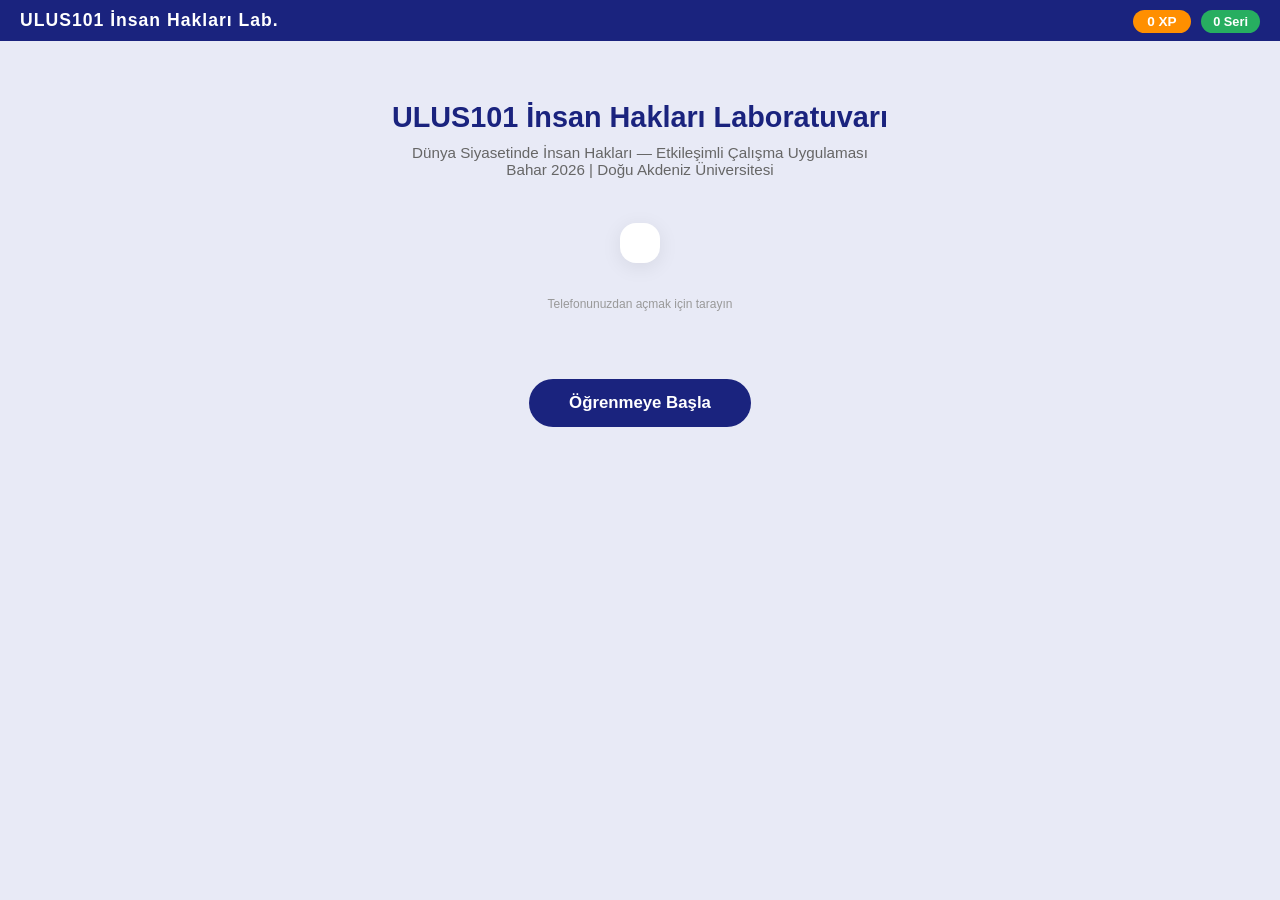
<file: ULUS101/insanhaklari.html>
<!DOCTYPE html>
<html lang="tr">
<head>
<meta charset="UTF-8">
<meta name="viewport" content="width=device-width, initial-scale=1.0">
<title>ULUS101 İnsan Hakları Laboratuvarı</title>
<style>
*{margin:0;padding:0;box-sizing:border-box}
:root{
--navy:#1a237e;--gold:#ff8f00;--light:#e8eaf6;--mid:#c5cae9;
--dark:#2c2c2c;--accent:#c0392b;--green:#27ae60;--teal:#1abc9c;
--purple:#6a1b9a;--orange:#e67e22;--blue:#2980b9;
}
body{font-family:'Segoe UI',Roboto,Arial,sans-serif;background:var(--light);color:var(--dark);min-height:100vh}
.topbar{background:var(--navy);color:#fff;padding:10px 20px;display:flex;align-items:center;justify-content:space-between;flex-wrap:wrap;gap:8px;position:sticky;top:0;z-index:100}
.topbar h1{font-size:1.1em;letter-spacing:1px}
.xp-badge{background:var(--gold);color:#fff;padding:4px 14px;border-radius:20px;font-weight:700;font-size:.85em}
.streak-badge{background:var(--green);color:#fff;padding:4px 12px;border-radius:20px;font-weight:700;font-size:.8em;margin-left:6px}
.tabs{display:flex;background:#fff;border-bottom:2px solid var(--mid);overflow-x:auto;padding:0 10px}
.tab-btn{padding:12px 18px;border:none;background:none;cursor:pointer;font-size:.82em;font-weight:600;color:#888;white-space:nowrap;border-bottom:3px solid transparent;transition:.2s}
.tab-btn:hover{color:var(--navy)}
.tab-btn.active{color:var(--navy);border-bottom-color:var(--gold)}
.container{max-width:900px;margin:0 auto;padding:20px}
.panel{display:none}.panel.active{display:block}
#landing{text-align:center;padding:40px 20px}
#landing h2{color:var(--navy);font-size:1.8em;margin-bottom:10px}
#landing p{color:#666;margin-bottom:25px;font-size:.95em}
#qr-container{margin:20px auto;display:inline-block;padding:20px;background:#fff;border-radius:16px;box-shadow:0 4px 20px rgba(0,0,0,.08)}
#qr-container canvas{display:block}
.start-btn{display:inline-block;margin-top:25px;padding:14px 40px;background:var(--navy);color:#fff;border:none;border-radius:30px;font-size:1.05em;font-weight:700;cursor:pointer;transition:.2s}
.start-btn:hover{background:var(--gold)}
.card{background:#fff;border-radius:14px;padding:24px;margin-bottom:20px;box-shadow:0 2px 12px rgba(0,0,0,.06)}
.card h3{color:var(--navy);margin-bottom:10px;font-size:1.05em}
.card h4{color:var(--gold);font-size:.9em;margin-bottom:8px}
.section-header{background:linear-gradient(135deg,var(--navy),#283593);color:#fff;border-radius:14px;padding:20px 24px;margin-bottom:16px}
.section-header h3{color:#fff;font-size:1.1em}
.section-header p{color:rgba(255,255,255,.8);font-size:.82em;margin-top:4px}
.video-wrap{position:relative;padding-bottom:56.25%;height:0;margin:12px 0;border-radius:10px;overflow:hidden}
.video-wrap iframe{position:absolute;top:0;left:0;width:100%;height:100%;border:0}
.reflect-q{background:var(--light);border-left:4px solid var(--gold);padding:14px 18px;margin:12px 0;border-radius:0 10px 10px 0;font-size:.88em}
.reflect-options{display:flex;flex-direction:column;gap:8px;margin:10px 0}
.reflect-opt{padding:10px 16px;background:#fff;border:2px solid var(--mid);border-radius:10px;cursor:pointer;font-size:.85em;transition:.2s}
.reflect-opt:hover{border-color:var(--blue)}
.reflect-opt.selected{border-color:var(--navy);background:#e8eaf6}
.reflect-opt.correct{border-color:var(--green);background:#eafaf1}
.reflect-opt.wrong{border-color:var(--accent);background:#fdedec}
.model-answer{background:#eafaf1;border-left:4px solid var(--green);padding:14px 18px;margin:12px 0;border-radius:0 10px 10px 0;font-size:.84em;display:none}
.model-answer.show{display:block}
.reflect-btn{padding:8px 22px;background:var(--navy);color:#fff;border:none;border-radius:8px;cursor:pointer;font-size:.85em;margin-top:8px}
.reflect-btn:hover{background:var(--gold)}
.reflect-btn:disabled{opacity:.5;cursor:default}
.sort-item{padding:12px 18px;background:#fff;border:2px solid var(--mid);border-radius:10px;margin:8px 0;cursor:pointer;font-size:.88em;transition:.2s;user-select:none}
.sort-item:hover{border-color:var(--blue)}
.sort-item.placed{opacity:.4;cursor:default}
.sort-zones{display:grid;grid-template-columns:1fr 1fr 1fr;gap:16px;margin:16px 0}
.sort-zone{min-height:120px;border:2px dashed var(--mid);border-radius:12px;padding:14px;text-align:center}
.sort-zone h4{color:var(--navy);margin-bottom:8px;font-size:.9em}
.sorted-item{padding:8px 14px;background:var(--light);border-radius:8px;margin:4px 0;font-size:.82em;display:inline-block}
.sorted-item.correct{background:#eafaf1;border:1px solid var(--green)}
.sorted-item.wrong{background:#fdedec;border:1px solid var(--accent)}
.dim-card{background:#fff;border-radius:14px;padding:20px;margin-bottom:16px;box-shadow:0 2px 10px rgba(0,0,0,.06)}
.dim-card .scenario{font-size:.9em;margin-bottom:12px;line-height:1.5}
.dim-options{display:flex;flex-wrap:wrap;gap:8px;margin:8px 0}
.dim-pill{padding:8px 16px;border-radius:20px;border:2px solid var(--mid);background:#fff;cursor:pointer;font-size:.8em;font-weight:600;transition:.2s}
.dim-pill:hover{border-color:var(--navy)}
.dim-pill.selected{background:var(--navy);color:#fff;border-color:var(--navy)}
.dim-pill.correct{background:var(--green);color:#fff;border-color:var(--green)}
.dim-pill.wrong{background:var(--accent);color:#fff;border-color:var(--accent)}
.dim-explain{background:#eafaf1;border-left:4px solid var(--green);padding:12px 16px;margin-top:10px;border-radius:0 10px 10px 0;font-size:.82em;display:none}
.dim-explain.show{display:block}
.match-grid{display:grid;grid-template-columns:1fr 1fr;gap:12px}
.match-item{padding:12px 16px;background:#fff;border:2px solid var(--mid);border-radius:10px;cursor:pointer;font-size:.84em;text-align:center;transition:.2s;min-height:60px;display:flex;align-items:center;justify-content:center}
.match-item:hover{border-color:var(--blue)}
.match-item.sel{border-color:var(--navy);background:#e8eaf6}
.match-item.matched{border-color:var(--green);background:#eafaf1;cursor:default}
.match-item.wrong-flash{animation:wrongFlash .5s}
@keyframes wrongFlash{0%,100%{background:#fff}50%{background:#fdedec}}
.tl-item{padding:12px 18px;background:#fff;border:2px solid var(--mid);border-radius:10px;margin:6px 0;cursor:grab;font-size:.85em;display:flex;align-items:center;gap:10px;user-select:none}
.tl-item .handle{color:var(--navy);font-weight:700;font-size:1.1em}
.tl-item.dragging{opacity:.5}
.tl-item.correct{border-color:var(--green);background:#eafaf1}
.tl-item.wrong{border-color:var(--accent);background:#fdedec}
.stat-grid{display:grid;grid-template-columns:repeat(auto-fit,minmax(150px,1fr));gap:14px;margin:16px 0}
.stat-card{background:#fff;border-radius:14px;padding:20px;text-align:center;box-shadow:0 2px 10px rgba(0,0,0,.06)}
.stat-card .num{font-size:2em;font-weight:800;color:var(--navy);display:block}
.stat-card .lbl{font-size:.75em;color:#888;margin-top:2px}
.progress-bar{height:10px;background:var(--mid);border-radius:5px;overflow:hidden;margin:6px 0}
.progress-bar .fill{height:100%;background:linear-gradient(90deg,var(--navy),var(--gold));border-radius:5px;transition:width .4s}
.result-banner{padding:16px 20px;border-radius:12px;text-align:center;margin:16px 0;font-weight:700;font-size:.95em}
.result-banner.great{background:#eafaf1;color:var(--green)}
.result-banner.good{background:#fef9e7;color:var(--gold)}
.result-banner.try{background:#fdedec;color:var(--accent)}
.reset-btn{padding:8px 20px;background:var(--accent);color:#fff;border:none;border-radius:8px;cursor:pointer;font-size:.85em;margin-top:12px}
.check-btn{padding:10px 28px;background:var(--navy);color:#fff;border:none;border-radius:10px;cursor:pointer;font-size:.95em;font-weight:700;margin-top:14px}
.check-btn:hover{background:var(--gold)}
.sub-nav{display:flex;gap:8px;margin-bottom:16px;flex-wrap:wrap}
.sub-btn{padding:8px 16px;border:2px solid var(--mid);background:#fff;border-radius:20px;cursor:pointer;font-size:.8em;font-weight:600;color:#666;transition:.2s}
.sub-btn:hover{border-color:var(--navy);color:var(--navy)}
.sub-btn.active{background:var(--navy);color:#fff;border-color:var(--navy)}
.debate-prompt{background:#e8eaf6;border:2px solid #1a237e;border-radius:12px;padding:18px;margin-top:14px;font-size:.88em;line-height:1.55}
.debate-prompt strong{color:#1a237e}
@media(max-width:600px){
.sort-zones{grid-template-columns:1fr}
.match-grid{grid-template-columns:1fr}
.stat-grid{grid-template-columns:1fr 1fr}
.tabs{padding:0 4px}
.tab-btn{padding:10px 12px;font-size:.75em}
}
</style>
</head>
<body>
<div class="topbar">
  <h1>ULUS101 İnsan Hakları Lab.</h1>
  <div>
    <span class="xp-badge" id="xpDisplay">0 XP</span>
    <span class="streak-badge" id="streakDisplay">0 Seri</span>
  </div>
</div>
<div class="tabs" id="tabBar" style="display:none">
  <button class="tab-btn active" data-tab="videos">Video &amp; Vaka İncelemeleri</button>
  <button class="tab-btn" data-tab="sorter">Mit mi, Gerçek mi, Karmaşık mı?</button>
  <button class="tab-btn" data-tab="theory">Teori Tanımlayıcı</button>
  <button class="tab-btn" data-tab="match">Düşünürler &amp; Kavramlar</button>
  <button class="tab-btn" data-tab="timeline">Zaman Çizelgesi</button>
  <button class="tab-btn" data-tab="debate">Tartışma Arenası</button>
  <button class="tab-btn" data-tab="stats">İstatistiklerim</button>
</div>
<div class="container">

<div id="landing">
  <h2>ULUS101 İnsan Hakları Laboratuvarı</h2>
  <p>Dünya Siyasetinde İnsan Hakları &mdash; Etkileşimli Çalışma Uygulaması<br>Bahar 2026 | Doğu Akdeniz Üniversitesi</p>
  <div id="qr-container"></div>
  <p style="font-size:.75em;color:#999;margin-top:10px">Telefonunuzdan açmak için tarayın</p>
  <br>
  <button class="start-btn" id="startBtn">Öğrenmeye Başla</button>
</div>

<div class="panel" id="panel-videos">
  <div class="sub-nav" id="vidSubNav"></div>
  <div id="vidSections"></div>
</div>

<div class="panel" id="panel-sorter">
  <div class="card">
    <h3>Kavram Sıralayıcı: Mit mi, Gerçek mi, Karmaşık mı?</h3>
    <p style="font-size:.85em;color:#666;margin-bottom:14px">Her ifadeyi doğru kategoriye yerleştirin. Doğru cevap başına 10 XP.</p>
    <div id="sortItems"></div>
    <div class="sort-zones" id="sortZones">
      <div class="sort-zone" data-cat="mit"><h4>MIT</h4></div>
      <div class="sort-zone" data-cat="karmasik"><h4>KARMAŞIK</h4></div>
      <div class="sort-zone" data-cat="gercek"><h4>GERÇEK</h4></div>
    </div>
    <button class="check-btn" id="checkSort">Cevapları Kontrol Et</button>
    <div id="sortResult"></div>
  </div>
</div>

<div class="panel" id="panel-theory">
  <div class="card">
    <h3>Teori Tanımlayıcı</h3>
    <p style="font-size:.85em;color:#666;margin-bottom:14px">Her ifadeyi hangi Uİ perspektifini en iyi yansıttığını belirleyin. Doğru cevap başına 15 XP.</p>
    <div id="theoryItems"></div>
    <button class="check-btn" id="checkTheory">Cevapları Kontrol Et</button>
    <div id="theoryResult"></div>
  </div>
</div>

<div class="panel" id="panel-match">
  <div class="card">
    <h3>Düşünürler ve Kavramlar Eşleştirme</h3>
    <p style="font-size:.85em;color:#666;margin-bottom:14px">Bir düşünür veya kavram seçin, ardından tanımını seçin. Doğru eşleşme başına 15 XP.</p>
    <div class="match-grid" id="matchGrid"></div>
  </div>
</div>

<div class="panel" id="panel-timeline">
  <div class="card">
    <h3>Zaman Çizelgesi Sıralama: İnsan Hakları Dönüm Noktaları</h3>
    <p style="font-size:.85em;color:#666;margin-bottom:14px">Olayları kronolojik sıraya göre sürükleyin (en eski üstte). Mükemmel sıra için 20 XP.</p>
    <div id="tlItems"></div>
    <button class="check-btn" id="checkTL">Sırayı Kontrol Et</button>
    <div id="tlResult"></div>
  </div>
</div>

<div class="panel" id="panel-debate">
  <div class="card">
    <h3>Tartışma Arenası</h3>
    <p style="font-size:.85em;color:#666;margin-bottom:14px">Doğru cevap yok — sadece zor sorular. Ders tartışmaları veya ödev hazırlığı için kullanın.</p>
    <div id="debatePrompts"></div>
  </div>
</div>

<div class="panel" id="panel-stats">
  <div class="card">
    <h3>İlerlemem</h3>
    <div class="stat-grid" id="statGrid"></div>
  </div>
  <div class="card">
    <h3>Aktivite Tamamlanma</h3>
    <div id="completionList"></div>
    <button class="reset-btn" id="resetBtn">Tüm İlerlemeyi Sıfırla</button>
  </div>
</div>

</div><!-- /container -->

<script>
/* ============  QR CODE MINI LIB  ============ */
var QRCode=function(){function a(a){this.mode=c.MODE_8BIT_BYTE;this.data=a;this.parsedData=[];for(var b=0,d=this.data.length;b<d;b++){var e=[],f=this.data.charCodeAt(b);f>65536?(e[0]=240|(1835008&f)>>>18,e[1]=128|(258048&f)>>>12,e[2]=128|(4032&f)>>>6,e[3]=128|63&f):f>2048?(e[0]=224|(61440&f)>>>12,e[1]=128|(4032&f)>>>6,e[2]=128|63&f):f>128?(e[0]=192|(1984&f)>>>6,e[1]=128|63&f):e[0]=f;this.parsedData.push.apply(this.parsedData,e)}this.parsedData.length!=this.data.length&&(this.parsedData.unshift(191),this.parsedData.unshift(187),this.parsedData.unshift(239))}function b(a,b){this.typeNumber=a;this.errorCorrectLevel=b;this.modules=null;this.moduleCount=0;this.dataCache=null;this.dataList=[]}var c={MODE_NUMBER:1,MODE_ALPHA_NUM:2,MODE_8BIT_BYTE:4},d={L:1,M:0,Q:3,H:2};a.prototype={getLength:function(){return this.parsedData.length},write:function(a){for(var b=0,c=this.parsedData.length;b<c;b++)a.put(this.parsedData[b],8)}};b.prototype={addData:function(b){var c=new a(b);this.dataList.push(c);this.dataCache=null},make:function(){if(this.typeNumber<1){var a=1;for(a=1;a<40;a++){for(var b=0,c=e.getRSBlocks(a,this.errorCorrectLevel),d=0;d<c.length;d++)b+=c[d].dataCount;if(b>=this.dataList[0].parsedData.length+3)break}this.typeNumber=a}this.makeImpl(!1,this.getBestMaskPattern())},makeImpl:function(a,b){this.moduleCount=4*this.typeNumber+17;this.modules=new Array(this.moduleCount);for(var c=0;c<this.moduleCount;c++){this.modules[c]=new Array(this.moduleCount);for(var d=0;d<this.moduleCount;d++)this.modules[c][d]=null}this.setupPositionProbePattern(0,0);this.setupPositionProbePattern(this.moduleCount-7,0);this.setupPositionProbePattern(0,this.moduleCount-7);this.setupPositionAdjustPattern();this.setupTimingPattern();this.setupTypeInfo(a,b);this.typeNumber>=7&&this.setupTypeNumber(a);null==this.dataCache&&(this.dataCache=b_createData(this.typeNumber,this.errorCorrectLevel,this.dataList));this.mapData(this.dataCache,b)},setupPositionProbePattern:function(a,b){for(var c=-1;c<=7;c++)if(!(a+c<=-1||this.moduleCount<=a+c))for(var d=-1;d<=7;d++)b+d<=-1||this.moduleCount<=b+d||(this.modules[a+c][b+d]=0<=c&&c<=6&&(0==d||6==d)||0<=d&&d<=6&&(0==c||6==c)||2<=c&&c<=4&&2<=d&&d<=4)},getBestMaskPattern:function(){for(var a=0,b=0,c=0;c<8;c++){this.makeImpl(!0,c);var d=f.getLostPoint(this);(0==c||a>d)&&(a=d,b=c)}return b},setupTimingPattern:function(){for(var a=8;a<this.moduleCount-8;a++)null==this.modules[a][6]&&(this.modules[a][6]=a%2==0),null==this.modules[6][a]&&(this.modules[6][a]=a%2==0)},setupPositionAdjustPattern:function(){for(var a=f.getPatternPosition(this.typeNumber),b=0;b<a.length;b++)for(var c=0;c<a.length;c++){var d=a[b],e=a[c];if(null==this.modules[d][e])for(var g=-2;g<=2;g++)for(var h=-2;h<=2;h++)this.modules[d+g][e+h]=-2==g||2==g||-2==h||2==h||0==g&&0==h}},setupTypeNumber:function(a){for(var b=f.getBCHTypeNumber(this.typeNumber),c=0;c<18;c++){var d=!a&&1==(b>>c&1);this.modules[Math.floor(c/3)][c%3+this.moduleCount-8-3]=d}for(c=0;c<18;c++)d=!a&&1==(b>>c&1),this.modules[c%3+this.moduleCount-8-3][Math.floor(c/3)]=d},setupTypeInfo:function(a,b){for(var c=this.errorCorrectLevel<<3|b,d=f.getBCHTypeInfo(c),e=0;e<15;e++){var g=!a&&1==(d>>e&1);e<6?this.modules[e][8]=g:e<8?this.modules[e+1][8]=g:this.modules[this.moduleCount-15+e][8]=g}for(e=0;e<15;e++)g=!a&&1==(d>>e&1),e<8?this.modules[8][this.moduleCount-e-1]=g:e<9?this.modules[8][15-e-1+1]=g:this.modules[8][15-e-1]=g;this.modules[this.moduleCount-8][8]=!a},mapData:function(a,b){for(var c=-1,d=this.moduleCount-1,e=7,g=0,h=this.moduleCount-1;h>0;h-=2)for(6==h&&h--;;){for(var i=0;i<2;i++)null==this.modules[d][h-i]&&(n=!1,g<a.length&&(n=1==(a[g]>>>e&1)),f.getMask(b,d,h-i)&&(n=!n),this.modules[d][h-i]=n,-1==--e&&(g++,e=7));if((d+=c)<0||this.moduleCount<=d){d-=c;c=-c;break}}}};b.createCanvas=function(a,c){var d=new b(0,c||d.M);d.addData(a);d.make();var e=document.createElement("canvas"),f=e.getContext("2d"),g=d.moduleCount,h=256/g;e.width=e.height=256;for(var i=0;i<g;i++)for(var j=0;j<g;j++)f.fillStyle=d.modules[i][j]?"#1a237e":"#ffffff",f.fillRect(j*h,i*h,h,h);return e};var e={getRSBlocks:function(a,b){var c=this.getRsBlockTable(a,b);if(void 0==c)throw Error("bad rs block @ typeNumber:"+a+"/errorCorrectLevel:"+b);for(var d=[],e=0;e<c.length;e+=3)for(var f=0;f<c[e];f++)d.push({totalCount:c[e+1],dataCount:c[e+2]});return d},getRsBlockTable:function(a,b){switch(b){case d.L:return[[1,26,19],[1,26,16],[1,26,13],[1,26,9],[1,44,34],[1,44,28],[1,44,22],[1,44,16],[1,70,55],[1,70,44],[2,35,17],[1,70,24],[1,100,80],[2,50,32],[2,50,24],[4,25,9]][a-1];case d.M:return[[1,26,16],[1,26,14],[1,26,11],[1,26,8],[1,44,28],[1,44,26],[1,44,18],[1,44,14],[1,70,44],[2,35,22],[2,35,16],[2,35,12],[1,100,62],[2,50,26],[2,50,20],[4,25,8]][a-1];case d.Q:return[[1,26,13],[1,26,11],[1,26,9],[1,26,7],[1,44,22],[1,44,20],[1,44,16],[1,44,12],[2,35,17],[2,35,16],[2,35,14],[2,35,10],[2,50,24],[2,50,22],[2,50,18],[4,25,7]][a-1];case d.H:return[[1,26,9],[1,26,8],[1,26,7],[1,26,4],[1,44,16],[1,44,14],[1,44,12],[1,44,10],[2,35,13],[2,35,12],[2,35,10],[2,35,8],[2,50,18],[4,25,9],[2,50,14],[4,25,6]][a-1]}}},f={PATTERN_POSITION_TABLE:[[],[6,18],[6,22],[6,26],[6,30],[6,34],[6,22,38],[6,24,42],[6,26,46],[6,28,50],[6,30,54],[6,32,58],[6,34,62],[6,26,46,66],[6,26,48,70],[6,26,50,74],[6,30,54,78],[6,30,56,82],[6,30,58,86],[6,34,62,90],[6,28,50,72,94],[6,26,50,74,98],[6,30,54,78,102],[6,28,54,80,106],[6,32,58,84,110],[6,30,58,86,114],[6,34,62,90,118],[6,26,50,74,98,122],[6,30,54,78,102,126],[6,26,52,78,104,130],[6,30,56,82,108,134],[6,34,60,86,112,138],[6,30,58,86,114,142],[6,34,62,90,118,146],[6,30,54,78,102,126,150],[6,24,50,76,102,128,154],[6,28,54,80,106,132,158],[6,32,58,84,110,136,162],[6,26,54,82,110,138,166],[6,30,58,86,114,142,170]],G15:1335,G18:7973,G15_MASK:21522,getBCHTypeInfo:function(a){for(var b=a<<10;f.getBCHDigit(b)-f.getBCHDigit(f.G15)>=0;)b^=f.G15<<f.getBCHDigit(b)-f.getBCHDigit(f.G15);return(a<<10|b)^f.G15_MASK},getBCHTypeNumber:function(a){for(var b=a<<12;f.getBCHDigit(b)-f.getBCHDigit(f.G18)>=0;)b^=f.G18<<f.getBCHDigit(b)-f.getBCHDigit(f.G18);return a<<12|b},getBCHDigit:function(a){for(var b=0;0!=a;)b++,a>>>=1;return b},getPatternPosition:function(a){return f.PATTERN_POSITION_TABLE[a-1]},getMask:function(a,b,c){switch(a){case 0:return(b+c)%2==0;case 1:return b%2==0;case 2:return c%3==0;case 3:return(b+c)%3==0;case 4:return(Math.floor(b/2)+Math.floor(c/3))%2==0;case 5:return b*c%2+b*c%3==0;case 6:return(b*c%2+b*c%3)%2==0;case 7:return(b*c%3+(b+c)%2)%2==0}},getLostPoint:function(a){for(var b=a.moduleCount,c=0,d=0;d<b;d++)for(var e=0;e<b;e++){for(var f=0,g=a.modules[d][e],h=-1;h<=1;h++)if(!(d+h<0||b<=d+h))for(var i=-1;i<=1;i++)e+i<0||b<=e+i||(0==h&&0==i||g==a.modules[d+h][e+i]&&f++);f>5&&(c+=3+f-5)}for(d=0;d<b-1;d++)for(e=0;e<b-1;e++){var j=0;a.modules[d][e]&&j++,a.modules[d+1][e]&&j++,a.modules[d][e+1]&&j++,a.modules[d+1][e+1]&&j++,0!=j&&4!=j||(c+=3)}for(d=0;d<b;d++)for(e=0;e<b-6;e++)a.modules[d][e]&&!a.modules[d][e+1]&&a.modules[d][e+2]&&a.modules[d][e+3]&&a.modules[d][e+4]&&!a.modules[d][e+5]&&a.modules[d][e+6]&&(c+=40);for(e=0;e<b;e++)for(d=0;d<b-6;d++)a.modules[d][e]&&!a.modules[d+1][e]&&a.modules[d+2][e]&&a.modules[d+3][e]&&a.modules[d+4][e]&&!a.modules[d+5][e]&&a.modules[d+6][e]&&(c+=40);for(var k=0,e=0;e<b;e++)for(d=0;d<b;d++)a.modules[d][e]&&k++;return c+=10*(Math.abs(100*k/b/b-50)/5)}};function b_createData(a,b,c){for(var d=e.getRSBlocks(a,b),g=new h,i=0;i<c.length;i++){var j=c[i];g.put(j.mode,4);g.put(j.getLength(),f.getLengthInBits(j.mode,a));j.write(g)}var k=0;for(i=0;i<d.length;i++)k+=d[i].dataCount;if(g.getLengthInBits()>8*k)throw Error("code length overflow");g.getLengthInBits()+4<=8*k&&g.put(0,4);for(;g.getLengthInBits()%8!=0;)g.putBit(!1);for(;!(g.getLengthInBits()>=8*k);)g.put(236,8),g.getLengthInBits()>=8*k||g.put(17,8);return function(a,b){for(var c=0,d=0,e=0,f=new Array(b.length),h=new Array(b.length),i=0;i<b.length;i++){var j=b[i].dataCount,k=b[i].totalCount-j;d=Math.max(d,j);e=Math.max(e,k);f[i]=new Array(j);for(var l=0;l<f[i].length;l++)f[i][l]=255&a.buffer[l+c];c+=j;var m=f.getErrorCorrectPolynomial(k),n=new g(f[i],m.getLength()-1).mod(m);h[i]=new Array(m.getLength()-1);for(l=0;l<h[i].length;l++){var o=l+n.getLength()-h[i].length;h[i][l]=o>=0?n.get(o):0}}var p=0;for(i=0;i<b.length;i++)p+=b[i].totalCount;var q=new Array(p);for(l=c=0;l<d;l++)for(i=0;i<b.length;i++)l<f[i].length&&(q[c++]=f[i][l]);for(l=0;l<e;l++)for(i=0;i<b.length;i++)l<h[i].length&&(q[c++]=h[i][l]);return q}(g,d)}f.getLengthInBits=function(a,b){if(1<=b&&b<10)switch(a){case c.MODE_NUMBER:return 10;case c.MODE_ALPHA_NUM:return 9;case c.MODE_8BIT_BYTE:return 8}else if(b<27)switch(a){case c.MODE_NUMBER:return 12;case c.MODE_ALPHA_NUM:return 11;case c.MODE_8BIT_BYTE:return 16}else if(b<41)switch(a){case c.MODE_NUMBER:return 14;case c.MODE_ALPHA_NUM:return 13;case c.MODE_8BIT_BYTE:return 16}};var g=function(a,b){if(void 0==a.length)throw Error(a.length+"/"+b);for(var c=0;c<a.length&&0==a[c];)c++;this.num=new Array(a.length-c+b);for(var d=0;d<a.length-c;d++)this.num[d]=a[d+c]};g.prototype={get:function(a){return this.num[a]},getLength:function(){return this.num.length},multiply:function(a){for(var b=new Array(this.getLength()+a.getLength()-1),c=0;c<this.getLength();c++)for(var d=0;d<a.getLength();d++)b[c+d]^=i.gexp(i.glog(this.get(c))+i.glog(a.get(d)));return new g(b,0)},mod:function(a){if(this.getLength()-a.getLength()<0)return this;for(var b=i.glog(this.get(0))-i.glog(a.get(0)),c=new Array(this.getLength()),d=0;d<this.getLength();d++)c[d]=this.get(d);for(d=0;d<a.getLength();d++)c[d]^=i.gexp(i.glog(a.get(d))+b);return new g(c,0).mod(a)}};f.getErrorCorrectPolynomial=function(a){for(var b=new g([1],0),c=0;c<a;c++)b=b.multiply(new g([1,i.gexp(c)],0));return b};var i={glog:function(a){if(a<1)throw Error("glog("+a+")");return i.LOG_TABLE[a]},gexp:function(a){for(;a<0;)a+=255;for(;a>=256;)a-=255;return i.EXP_TABLE[a]},EXP_TABLE:new Array(256),LOG_TABLE:new Array(256)};for(var j=0;j<8;j++)i.EXP_TABLE[j]=1<<j;for(j=8;j<256;j++)i.EXP_TABLE[j]=i.EXP_TABLE[j-4]^i.EXP_TABLE[j-5]^i.EXP_TABLE[j-6]^i.EXP_TABLE[j-8];for(j=0;j<255;j++)i.LOG_TABLE[i.EXP_TABLE[j]]=j;var h=function(){this.buffer=[];this.length=0};h.prototype={get:function(a){var b=Math.floor(a/8);return 1==(this.buffer[b]>>>7-a%8&1)},put:function(a,b){for(var c=0;c<b;c++)this.putBit(1==(a>>>b-c-1&1))},getLengthInBits:function(){return this.length},putBit:function(a){var b=Math.floor(this.length/8);this.buffer.length<=b&&this.buffer.push(0);a&&(this.buffer[b]|=128>>>this.length%8);this.length++}};return b}();

/* ============  STATE  ============ */
let xp=0,streak=0,completed={videos:0,sorter:0,theory:0,match:0,timeline:0};
const LS_KEY='ulus101_hr_state';
function saveState(){localStorage.setItem(LS_KEY,JSON.stringify({xp,streak,completed}))}
function loadState(){try{const s=JSON.parse(localStorage.getItem(LS_KEY));if(s){xp=s.xp||0;streak=s.streak||0;completed=Object.assign(completed,s.completed)}}catch(e){}}
function addXP(n){xp+=n;streak++;document.getElementById('xpDisplay').textContent=xp+' XP';document.getElementById('streakDisplay').textContent=streak+' Seri';saveState()}
loadState();
document.getElementById('xpDisplay').textContent=xp+' XP';
document.getElementById('streakDisplay').textContent=streak+' Seri';

/* ============  SHUFFLE UTIL  ============ */
function shuffle(a){const b=[...a];for(let i=b.length-1;i>0;i--){const j=Math.floor(Math.random()*(i+1));[b[i],b[j]]=[b[j],b[i]]}return b}

/* ============  VIDEO DATA  ============ */
const VID_DATA={
  secA:{
    title:"A — Evrensel İnsan Hakları",
    desc:"İnsan hakları kavramının temelleri, İHEB ve evrensellik tartışması.",
    items:[
      {type:"video",title:"İnsan Hakları Evrensel Beyannamesi Animasyonu",yt:"SFMBniadS3M",
       q:"Bu videonun temel mesajı nedir?",
       options:["İnsan hakları sadece Batı toplumlarına aittir","İnsan hakları evrenseldir ve herkes için geçerlidir","İnsan hakları yalnızca devletlerin iç meselesidir","İnsan hakları hukuki bağlayıcılığı olmayan idealler listesidir"],
       correct:1,
       model:"Video, İnsan Hakları Evrensel Beyannamesi'nin (İHEB) 1948'de kabul edildiğini ve tüm insanların doğuştan sahip olduğu hakları tanımladığını anlatır. Temel mesaj, bu hakların evrensel olduğu — ırk, din, cinsiyet veya milliyet fark etmeksizin herkes için geçerli olduğudur."},
      {type:"case",title:"Vaka İncelemesi: Asya Değerleri Tartışması",
       text:"1990'larda Singapur'un Lee Kuan Yew'i ve Malezya'nın Mahathir Mohamad'ı, Batılı bireysel haklar anlayışının Asya toplumlarına uygun olmadığını savunarak 'Asya değerleri' kavramını öne sürdü. Topluluk hakları, disiplin ve kalkınmanın bireysel özgürlüklerden önce geldiğini iddia ettiler.",
       q:"'Asya değerleri' argümanı evrenselcilik için ne anlama gelir?",
       options:["İnsan haklarının kültürel göreliliğini destekler","İnsan hakları evrenselliğini tamamen reddeder","Evrensel haklar ile kültürel bağlam arasındaki gerilimi gösterir","Yalnızca ekonomik haklarla ilgilidir"],
       correct:2,
       model:"'Asya değerleri' tartışması, insan haklarının evrensel olup olmadığı sorusunu gündeme getirmiştir. Bu argüman, evrenselciliği tamamen reddetmese de, hakların uygulanmasında kültürel bağlamın önemine dikkat çeker. Eleştirmenler ise bunun otoriter yönetimlerin hak ihlallerini meşrulaştırma aracı olduğunu savunur."}
    ]
  },
  secB:{
    title:"B — İnsan Hakları Rejimi",
    desc:"Uluslararası antlaşma organları, İnsan Hakları Konseyi ve denetim mekanizmaları.",
    items:[
      {type:"video",title:"İnsan Hakları ve Demokrasi: Üç Kuşak Haklar",yt:"XL1QRp-ijcY",
       q:"Üç kuşak haklar nelerdir?",
       options:["Siyasi, ekonomik ve çevresel haklar","Medeni-siyasi, ekonomik-sosyal-kültürel ve dayanışma hakları","Bireysel, toplumsal ve devlet hakları","Ulusal, bölgesel ve uluslararası haklar"],
       correct:1,
       model:"Karel Vasak'ın üç kuşak sınıflandırması: Birinci kuşak medeni ve siyasi haklar (yaşam, ifade özgürlüğü); İkinci kuşak ekonomik, sosyal ve kültürel haklar (eğitim, sağlık); Üçüncü kuşak dayanışma hakları (kalkınma, temiz çevre, barış hakkı)."},
      {type:"case",title:"Vaka İncelemesi: HRW Dünya Raporu 2026 — Suriye",
       text:"Human Rights Watch 2026 Dünya Raporu, Esad rejiminin düşüşü sonrası Suriye'deki geçiş sürecini değerlendiriyor. Rapor, hesap verebilirlik mekanizmalarının kurulması gerektiğini, geçmişte işlenen savaş suçları ve insanlığa karşı suçlar için adalet arayışının devam ettiğini vurguluyor.",
       q:"Suriye geçiş süreci insan hakları rejimi açısından ne gösterir?",
       options:["Uluslararası insan hakları hukuku artık geçersizdir","Hesap verebilirlik çatışma sonrası bile önemli kalır","Devlet egemenliği her zaman insan haklarından önce gelir","BM sistemi tamamen başarısız olmuştur"],
       correct:1,
       model:"Suriye vakası, çatışma döneminde denetim mekanizmalarının yetersiz kalabilmesine rağmen, çatışma sonrası dönemde hesap verebilirlik ve geçiş dönemi adaletinin hâlâ mümkün ve gerekli olduğunu gösterir. HRW raporu, belgeleme çalışmalarının uzun vadeli adalet süreçlerine katkısını ortaya koyar."},
      {type:"case",title:"Vaka İncelemesi: BM İnsan Hakları Konseyi — Koruyucu mu, İkiyüzlü mü?",
       text:"BM İnsan Hakları Konseyi (İHK), 47 üye devletten oluşur ve Evrensel Periyodik İnceleme (UPR) aracılığıyla tüm BM üyelerinin insan hakları durumunu değerlendirir. Ancak Konsey, Çin, Suudi Arabistan ve Rusya gibi insan hakları sicili tartışmalı ülkeleri üye olarak kabul ettiği için sıklıkla eleştirilir.",
       q:"İHK'nın meşruiyet sorunu nereden kaynaklanır?",
       options:["Çok fazla üyesi vardır","İnsan hakları ihlalcisi devletlerin üyelik yapabilmesi","Sadece Batılı devletlerden oluşması","Bağlayıcı kararlar alabilmesi"],
       correct:1,
       model:"İHK'nın en büyük meşruiyet sorunu, ciddi insan hakları ihlalleri yapan devletlerin Konsey üyesi olabilmesidir. Bu durum, Konsey'in 'seçici' ve 'siyasallaşmış' olduğu eleştirilerine yol açar. Yine de UPR mekanizması, tüm devletlerin periyodik olarak değerlendirilmesini sağlayarak bir miktar hesap verebilirlik sunar."}
    ]
  },
  secC:{
    title:"C — Koruma Sorumluluğu (R2P) ve İnsani Müdahale",
    desc:"R2P doktrini, insani müdahale tartışması ve uygulama zorlukları.",
    items:[
      {type:"video",title:"Koruma Sorumluluğu Nedir? Libya Örneği",yt:"ptqpzc9e3hg",
       q:"R2P'nin üç sütunu nedir?",
       options:["Önleme, tepki ve yeniden inşa","Devletin sorumluluğu, uluslararası yardım, uluslararası müdahale","Diplomasi, yaptırım ve savaş","İzleme, raporlama ve cezalandırma"],
       correct:1,
       model:"R2P'nin üç sütunu: (1) Her devletin kendi halkını soykırım, savaş suçları, etnik temizlik ve insanlığa karşı suçlardan koruma sorumluluğu; (2) Uluslararası toplumun bu devletlere yardım etme sorumluluğu; (3) Devlet açıkça başarısız olduğunda uluslararası toplumun kolektif eylem sorumluluğu."},
      {type:"video",title:"İnsani Müdahale Nedir? (Akademik Pusula)",yt:"Im88lMZnUn4",
       q:"İnsani müdahalenin en tartışmalı boyutu nedir?",
       options:["Ekonomik maliyeti","Devlet egemenliği ile insan hakları arasındaki gerilim","Medya kapsamı","Sivil toplum katılımı"],
       correct:1,
       model:"İnsani müdahalenin en tartışmalı boyutu, devlet egemenliği ilkesi ile insan haklarının korunması arasındaki gerilimdir. Westphalia düzeninin temel ilkesi olan iç işlerine karışmama, kitlesel insan hakları ihlalleri karşısında sorgulanır. Realistler egemenliğin kutsallığını savunurken, kozmopolitanlar insani değerlerin önceliğini vurgular."},
      {type:"case",title:"Vaka İncelemesi: Global Centre for R2P — Filistin Halkını Koruma Çağrısı (2025)",
       text:"Global Centre for the Responsibility to Protect, Eylül 2025'te uluslararası topluma acil bir çağrıda bulunarak Filistin halkının korunması sorumluluğunun yerine getirilmesini talep etti. Çağrı, Gazze'deki insani krizin R2P kapsamında değerlendirilmesi gerektiğini vurguladı.",
       q:"Filistin vakası R2P için neden önemli bir sınavdır?",
       options:["R2P sadece Afrika için geçerlidir","Güçlü müttefikleri olan devletlere karşı R2P uygulanması siyasi açıdan zordur","R2P artık uluslararası hukukta yoktur","Filistin bir devlet olmadığı için R2P geçersizdir"],
       correct:1,
       model:"Filistin vakası, R2P'nin 'seçici uygulanma' eleştirisini somutlaştırır. Libya'da (2011) hızla harekete geçen uluslararası toplum, güçlü müttefikleri olan devletlerin dahil olduğu vakalarda benzer kararlılık gösteremez. Bu durum, R2P'nin norm olarak gücünü zayıflatır ve 'çifte standart' algısını güçlendirir."},
      {type:"case",title:"Vaka İncelemesi: BM Genel Sekreteri R2P 20. Yıl Raporu (2025)",
       text:"BM Genel Sekreteri, Mayıs 2025'te R2P'nin 20. yılı vesilesiyle yayımladığı raporda, normun başarılarını ve eksikliklerini değerlendirdi. Rapor, erken uyarı mekanizmalarının güçlendirilmesi ve Güvenlik Konseyi'nde veto kullanımının sınırlandırılması çağrısında bulundu.",
       q:"R2P neden tutarlı biçimde uygulanamamaktadır?",
       options:["Uluslararası hukukta tanımı yoktur","Güvenlik Konseyi'nde veto yetkisi ve büyük güç çıkarları","Sivil toplum buna karşıdır","Sadece soğuk savaş döneminde geçerliydi"],
       correct:1,
       model:"R2P'nin tutarsız uygulanmasının başlıca nedeni BM Güvenlik Konseyi'ndeki veto mekanizmasıdır. P5 üyelerinin stratejik çıkarları — Rusya'nın Suriye'yi, Çin'in devlet egemenliği ilkesini koruması — müdahale kararlarını engeller. Bu yapısal sorun, normun evrensel uygulanmasını imkânsız kılar."}
    ]
  },
  secD:{
    title:"D — Vaka Çalışmaları ve Yerel Boyut",
    desc:"Libya, Suriye, Kıbrıs ve bölgesel insan hakları meseleleri.",
    items:[
      {type:"video",title:"Güney Afrika'da Apartheid: Yükselişi ve Yıkılışı",yt:"XpkT-O971FI",
       q:"Apartheid rejiminin sona ermesinde en etkili faktör neydi?",
       options:["Sadece uluslararası yaptırımlar","İç direniş, uluslararası baskı ve müzakere sürecinin birleşimi","Askeri müdahale","BM Güvenlik Konseyi kararı"],
       correct:1,
       model:"Apartheid'ın sona ermesi tek bir faktöre bağlanamaz. ANC'nin iç direnişi, uluslararası yaptırımlar ve izolasyon baskısı, ve De Klerk-Mandela müzakere süreci bir arada etkili olmuştur. Bu vaka, insan hakları mücadelesinin çok boyutlu doğasını gösterir."},
      {type:"case",title:"Vaka İncelemesi: Kıbrıs — Kayıp Şahıslar ve İnsan Hakları",
       text:"Kıbrıs'ta 1963-64 ve 1974 olayları sırasında her iki toplumdan yaklaşık 2.000 kişi kaybolmuştur. Kayıp Şahıslar Komitesi (CMP) iki toplumlu bir yapıda çalışarak kalıntıların tespiti ve iadesi konusunda önemli ilerlemeler kaydetmiştir. AİHM, Türkiye aleyhine birçok karar vererek kayıp kişilerin ailelerinin hakları konusunda emsal kararlar oluşturmuştur.",
       q:"Kıbrıs kayıp şahıslar meselesi hangi insan hakları boyutunu öne çıkarır?",
       options:["Yalnızca mülkiyet hakları","Hakikat hakkı, ailelerin acılarının tanınması ve geçiş dönemi adaleti","Sadece göç hakkı","Yalnızca siyasi haklar"],
       correct:1,
       model:"Kıbrıs kayıp şahıslar meselesi, 'hakikat hakkı' ve 'geçiş dönemi adaleti' kavramlarını somutlaştırır. Ailelerin sevdiklerinin akıbetini öğrenme hakkı, AİHM içtihadında madde 2 (yaşam hakkı), madde 3 (insanlık dışı muamele yasağı) ve madde 5 (özgürlük hakkı) kapsamında değerlendirilmiştir. CMP'nin iki toplumlu yapısı, barış inşası aracı olarak insan hakları mekanizmalarının potansiyelini gösterir."},
      {type:"case",title:"Vaka İncelemesi: Gazze — Uluslararası İnsancıl Hukuk",
       text:"Türkiye İnsan Hakları ve Eşitlik Kurumu (TİHEK), Gazze'deki insani krizi uluslararası insan hakları hukuku çerçevesinde değerlendiren kapsamlı bir rapor yayımlamıştır. Rapor, sivillerin korunması, insani yardıma erişim ve hesap verebilirlik mekanizmaları konularını ele almaktadır.",
       q:"Gazze krizi uluslararası insan hakları hukuku için ne gibi zorluklar ortaya koymaktadır?",
       options:["Hiçbir zorluk yoktur; mevcut hukuk yeterlidir","Uygulama mekanizmalarının zayıflığı ve siyasi iradenin eksikliği","İnsancıl hukuk sadece devletlerarası savaşlar için geçerlidir","BM bu konuda yetkisizdir"],
       correct:1,
       model:"Gazze krizi, uluslararası insan hakları ve insancıl hukukun en temel zorluğunu ortaya koyar: normlar ile uygulama arasındaki uçurum. Cenevre Sözleşmeleri sivillerin korunmasını emreder, ancak uygulama mekanizmalarının bağlayıcılığı siyasi iradeye bağlıdır. Güvenlik Konseyi'ndeki veto mekanizması, hesap verebilirliği engelleyen başlıca yapısal sorundur."}
    ]
  }
};

/* ============  SORT DATA  ============ */
const SORT_DATA=[
  {text:"İnsan hakları tamamen Batı icadıdır ve diğer kültürlerde karşılığı yoktur.",cat:"mit",exp:"Her ne kadar modern insan hakları hukuku Batı'da kodifiye edilmiş olsa da, adalet, merhamet ve insan onuru kavramları tüm büyük medeniyet ve dinlerde mevcuttur."},
  {text:"BM İnsan Hakları Evrensel Beyannamesi hukuki olarak bağlayıcıdır.",cat:"mit",exp:"İHEB bir Genel Kurul kararıdır ve başlı başına hukuki bağlayıcılığı yoktur. Ancak birçok hükmü uluslararası örf ve adet hukuku haline gelmiştir."},
  {text:"R2P, BM Güvenlik Konseyi'nin onayı olmadan tek taraflı askeri müdahaleye izin verir.",cat:"mit",exp:"R2P doktrininin üçüncü sütunu, kolektif eylemi BM Güvenlik Konseyi kararına bağlar. Tek taraflı müdahale R2P çerçevesinde meşrulaştırılmaz."},
  {text:"Devlet egemenliği artık mutlak değildir; R2P ile birlikte 'koşullu egemenlik' anlayışı güçlenmiştir.",cat:"gercek",exp:"2005 Dünya Zirvesi'nde kabul edilen R2P, egemenliğin bir ayrıcalık değil sorumluluk olduğunu vurgular. Devlet halkını koruyamazsa egemenlik kalkanı delinilebilir."},
  {text:"Uluslararası Ceza Mahkemesi (UCM) tüm devletleri yargılama yetkisine sahiptir.",cat:"mit",exp:"UCM yalnızca Roma Statüsü'nü onaylayan devletlerin vatandaşlarını veya BM Güvenlik Konseyi'nin sevk ettiği vakaları yargılayabilir. ABD, Rusya ve Çin taraf değildir."},
  {text:"Ekonomik ve sosyal haklar, medeni ve siyasi haklar kadar önemlidir.",cat:"gercek",exp:"Viyana Deklarasyonu (1993), tüm insan haklarının evrensel, bölünmez, birbirine bağlı ve birbiriyle ilişkili olduğunu teyit etmiştir."},
  {text:"Kültürel görelilik, insan haklarının evrenselliğini tamamen çürütür.",cat:"mit",exp:"Kültürel görelilik farklı toplumsal bağlamları anlamaya yardımcı olsa da, işkence, soykırım ve kölelik gibi temel ihlalleri meşrulaştırmak için kullanılamaz."},
  {text:"İnsan hakları normları ile bunların pratikte uygulanması arasında ciddi bir boşluk vardır.",cat:"gercek",exp:"'Norm-uygulama boşluğu' insan hakları alanının en temel sorunudur. Devletler antlaşmaları onaylar ancak ihlalleri sürer; uygulama mekanizmaları genellikle yetersizdir."},
  {text:"BM İnsan Hakları Konseyi her zaman tarafsız ve etkili çalışır.",cat:"mit",exp:"İHK siyasallaşma, bölgesel blok oylamaları ve çifte standart eleştirileriyle karşı karşıyadır. Yine de UPR gibi mekanizmalar bir miktar hesap verebilirlik sağlar."},
  {text:"İnsan hakları ihlallerinin belgelenmesi, uzun vadede hesap verebilirliğe katkı sağlar.",cat:"gercek",exp:"HRW, Amnesty International ve BM soruşturma komisyonlarının belgeleme çalışmaları, geçiş dönemi adaleti süreçlerinde ve uluslararası mahkemelerde kritik delil oluşturur."},
  {text:"Suriye krizi R2P'nin bir norm olarak öldüğünü kanıtlamıştır.",cat:"karmasik",exp:"Suriye'de R2P uygulanamadı ancak norm tamamen ölmedi. Normatif çerçeve hâlâ mevcuttur; sorun uygulamadadır. Libya (2011) R2P'nin işleyebildiğini göstermiştir."},
  {text:"Kadın hakları evrensel insan haklarının ayrılmaz bir parçasıdır.",cat:"gercek",exp:"CEDAW (1979) ve Viyana Deklarasyonu (1993) kadın haklarını evrensel insan hakları çerçevesine kesin olarak dahil etmiştir. 'Kadın hakları insan haklarıdır' ifadesi normatif bir ilke haline gelmiştir."},
  {text:"İnsani müdahale her zaman insani amaçlarla yapılır.",cat:"mit",exp:"Tarihsel olarak 'insani müdahale' etiketi altında yapılan birçok operasyonun arkasında stratejik ve jeopolitik çıkarlar yatmaktadır. Libya müdahalesinin (2011) rejim değişikliğine dönüşmesi buna örnektir."},
  {text:"AİHM kararları iç hukuku doğrudan değiştirme yetkisine sahiptir.",cat:"karmasik",exp:"AİHM kararları bağlayıcıdır ancak iç hukuku doğrudan değiştirmez. Devletler kararları uygulamakla yükümlüdür; ancak uygulama biçimi devletin takdirine bırakılır. Bakanlar Komitesi uygulama sürecini izler."},
  {text:"Soğuk Savaş'ın sona ermesiyle insan hakları ihlalleri büyük ölçüde azalmıştır.",cat:"mit",exp:"Soğuk Savaş sonrası insan hakları söylemi güçlenmiş olsa da, ihlaller farklı biçimlerde devam etmiştir. Ruanda soykırımı (1994), Srebrenica katliamı (1995) ve günümüz krizleri bunu kanıtlar."},
  {text:"Sivil toplum kuruluşları uluslararası insan hakları rejiminin vazgeçilmez aktörleridir.",cat:"gercek",exp:"HRW, Amnesty International, FIDH gibi STK'lar izleme, belgeleme, savunuculuk ve kamuoyu baskısı oluşturma işlevleriyle insan hakları rejiminin kritik bileşenleridir."}
];

/* ============  THEORY DATA  ============ */
const THEORY_DATA=[
  {text:"Devletler insan haklarını ancak ulusal çıkarlarına hizmet ettiğinde destekler.",theory:"Realizm",exp:"Realizm, devletlerin güç ve güvenlik öncelikli hareket ettiğini savunur. İnsan hakları söylemi, stratejik çıkarlara uygun olduğunda araçsal olarak kullanılır."},
  {text:"Uluslararası antlaşmalar ve kurumlar, devletleri insan hakları normlarına uyma konusunda kısıtlar.",theory:"Liberal Kurumsalcılık",exp:"Liberal kurumsalcılık, uluslararası kurumların işbirliğini kolaylaştırdığını ve normları yaydığını savunur. Antlaşma denetim organları devlet davranışını sınırlar."},
  {text:"İnsan hakları normları toplumsal etkileşim ve söylem yoluyla inşa edilir ve devlet kimliklerini dönüştürür.",theory:"Konstrüktivizm",exp:"Konstrüktivizm, normların sosyal olarak inşa edildiğini vurgular. 'Norm girişimcileri' ve 'norm kaskadı' süreçleri insan haklarının yayılmasını açıklar (Finnemore & Sikkink)."},
  {text:"Evrensel insan hakları söylemi, kapitalist sistemi ve küresel eşitsizlikleri meşrulaştırır.",theory:"Marksizm / Eleştirel Teori",exp:"Marksist perspektif, liberal insan hakları söyleminin mülkiyet hakları ve bireysel özgürlükleri ön plana çıkararak yapısal ekonomik eşitsizlikleri gizlediğini savunur."},
  {text:"Kadın hakları ihlalleri genellikle 'kültürel gelenek' veya 'özel alan' gerekçesiyle görmezden gelinir.",theory:"Feminizm",exp:"Feminist Uİ teorisi, kamusal/özel alan ayrımının kadın hakları ihlallerini görünmez kıldığını savunur. 'Kişisel olan politiktir' ilkesi, ev içi şiddet ve toplumsal cinsiyet eşitsizliğini uluslararası gündemin parçası yapar."},
  {text:"R2P, güçlü devletlerin zayıf devletlere müdahalesini meşrulaştıran yeni bir emperyalizm biçimidir.",theory:"Post-kolonyalizm",exp:"Post-kolonyalist perspektif, R2P'nin Batılı güçlerin eski sömürge bölgelerine müdahalesini meşrulaştıran 'uygarlaştırma misyonu'nun modern versiyonu olduğunu ileri sürer."},
  {text:"İnsan Hakları Konseyi'ndeki oy dağılımı, küresel güç dengesini yansıtır.",theory:"Realizm",exp:"Realist bakış açısı, İHK'daki bölgesel blok oylamalarının ve seçici gündem oluşturmanın devletlerin güç politikasının bir yansıması olduğunu vurgular."},
  {text:"BM antlaşma organlarının periyodik raporlama mekanizmaları, devletleri 'utandırma' yoluyla normlara uymaya teşvik eder.",theory:"Liberal Kurumsalcılık",exp:"'Adlandır ve utandır' (naming and shaming) stratejisi liberal kurumsalcılığın temel araçlarından biridir. Şeffaflık ve kamuoyu baskısı, devlet davranışını yumuşak güçle değiştirmeye çalışır."},
  {text:"İnsan hakları anlayışı tarihsel süreçte değişir; bugün evrensel kabul edilen normlar bir zamanlar tartışmalıydı.",theory:"Konstrüktivizm",exp:"Konstrüktivizm, normların sabit olmadığını ve tarihsel süreçte evrildiğini savunur. Köleliğin kaldırılması, kadınların oy hakkı ve dekolonizasyon, norm değişiminin örnekleridir."},
  {text:"Uluslararası insan hakları hukuku, Güney yarımküre halklarının sömürgecilik deneyimlerini yeterince yansıtmaz.",theory:"Post-kolonyalizm",exp:"Post-kolonyalist eleştiri, mevcut insan hakları çerçevesinin tarihsel sömürgeciliğin mirasını — toprak gaspı, kültürel yıkım, ekonomik sömürü — yeterince ele almadığını ve yapısal adalet yerine bireysel haklara odaklandığını savunur."}
];

/* ============  MATCH DATA  ============ */
const MATCH_DATA=[
  {term:"İHEB (1948)",def:"Tüm insanların temel hak ve özgürlüklerini tanımlayan BM Genel Kurul beyannamesi"},
  {term:"Koruma Sorumluluğu (R2P)",def:"Devletin halkını koruyamadığında uluslararası toplumun kolektif eylem sorumluluğu"},
  {term:"Kültürel Görelilik",def:"İnsan hakları normlarının kültürel bağlama göre yorumlanması gerektiği görüşü"},
  {term:"Evrenselcilik",def:"İnsan haklarının tüm insanlar için geçerli, bölünmez ve devredilemez olduğu ilkesi"},
  {term:"UPR (Evrensel Periyodik İnceleme)",def:"İHK'nın tüm BM üyelerinin insan hakları durumunu periyodik olarak değerlendirmesi"},
  {term:"CEDAW",def:"Kadınlara Karşı Her Türlü Ayrımcılığın Önlenmesi Sözleşmesi (1979)"},
  {term:"Geçiş Dönemi Adaleti",def:"Çatışma sonrası toplumlarda hesap verebilirlik, hakikat ve uzlaşma süreçleri"},
  {term:"Uluslararası Ceza Mahkemesi (UCM)",def:"Soykırım, insanlığa karşı suçlar ve savaş suçlarını yargılayan sürekli uluslararası mahkeme"},
  {term:"İnsani Müdahale",def:"İnsan hakları ihlallerini durdurmak amacıyla bir devletin iç işlerine dışarıdan askeri güç kullanılması"},
  {term:"Norm Kaskadı",def:"Finnemore ve Sikkink'in modeli: yeterli sayıda devlet bir normu benimsediğinde hızlı yayılma süreci"}
];

/* ============  TIMELINE DATA  ============ */
const TL_DATA=[
  {year:1215,text:"Magna Carta — İngiltere'de kralın yetkilerinin sınırlandırılması"},
  {year:1789,text:"Fransız İnsan ve Yurttaş Hakları Bildirisi"},
  {year:1948,text:"BM İnsan Hakları Evrensel Beyannamesi kabul edildi"},
  {year:1948,text:"Soykırım Suçunun Önlenmesi ve Cezalandırılması Sözleşmesi"},
  {year:1950,text:"Avrupa İnsan Hakları Sözleşmesi imzalandı"},
  {year:1966,text:"ICCPR ve ICESCR — iki temel BM insan hakları sözleşmesi"},
  {year:1979,text:"CEDAW — Kadınlara Karşı Ayrımcılığın Önlenmesi Sözleşmesi"},
  {year:1993,text:"Viyana Dünya İnsan Hakları Konferansı ve Viyana Deklarasyonu"},
  {year:1994,text:"Ruanda Soykırımı — yaklaşık 800.000 kişinin öldürülmesi"},
  {year:1995,text:"Srebrenica Katliamı — Bosna'da 8.000'den fazla Boşnak öldürüldü"},
  {year:1998,text:"Roma Statüsü — Uluslararası Ceza Mahkemesi'nin kuruluş antlaşması"},
  {year:2005,text:"BM Dünya Zirvesi'nde Koruma Sorumluluğu (R2P) kabul edildi"},
  {year:2006,text:"BM İnsan Hakları Konseyi kuruldu (İnsan Hakları Komisyonu'nun yerine)"},
  {year:2011,text:"Libya'da R2P kapsamında BM onaylı askeri müdahale"},
  {year:2025,text:"BM Genel Sekreteri R2P 20. Yıl Raporu; Global Centre for R2P Filistin çağrısı"}
];

/* ============  DEBATE DATA  ============ */
const DEBATE_DATA=[
  {prompt:"İnsan hakları gerçekten evrensel midir, yoksa Batılı bir ihracat ürünü müdür?",hint:"Evrenselcilik ile kültürel görelilik arasındaki gerilimi, Asya değerleri tartışmasını, İHEB'in hazırlanma sürecindeki farklı kültürel katkıları ve Viyana Deklarasyonu'nu değerlendirin."},
  {prompt:"İnsani müdahale ne zaman (eğer varsa) meşrudur?",hint:"Devlet egemenliği ile insan hakları arasındaki gerilimi, R2P doktrinini, Libya ve Suriye örneklerini, BM Güvenlik Konseyi'nin rolünü ve 'seçici müdahale' sorununu tartışın."},
  {prompt:"R2P neden tutarlı biçimde uygulanamamaktadır?",hint:"Veto mekanizmasını, büyük güç çıkarlarını, Libya müdahalesinin sonuçlarını, Suriye'deki başarısızlığı ve normun geleceğini ele alın."},
  {prompt:"İnsan hakları rejimi devlet davranışını gerçekten değiştirebilir mi?",hint:"'Norm-uygulama boşluğu'nu, utandırma stratejisinin etkinliğini, antlaşma organlarının gücünü ve STK'ların rolünü değerlendirin."},
  {prompt:"AİHM kararları Kıbrıs sorununa nasıl bir katkı sağlamıştır?",hint:"Loizidou v. Türkiye, Varnava ve diğerleri v. Türkiye kararlarını, mülkiyet hakları ve kayıp şahıslar meselesini, CMP'nin rolünü tartışın."},
  {prompt:"Gazze krizi, uluslararası insan hakları hukukunun sınırlarını nasıl ortaya koymaktadır?",hint:"Uygulama mekanizmalarının zayıflığını, Güvenlik Konseyi'ndeki siyasi tıkanıklığı, sivil koruma normlarını ve hesap verebilirlik sorununu ele alın."},
  {prompt:"Üçüncü kuşak haklar (dayanışma hakları) birinci ve ikinci kuşak haklar kadar önemli midir?",hint:"Kalkınma hakkı, temiz çevre hakkı, barış hakkı kavramlarını; ekonomik kalkınma ve insan hakları ilişkisini; Küresel Güney'in taleplerini değerlendirin."},
  {prompt:"İnsan hakları eğitimi toplumsal değişimin motoru olabilir mi?",hint:"Eğitimin farkındalık yaratma ve norm içselleştirme işlevini, formal ve informal eğitim kanallarını, sivil toplumun rolünü ve eğitimin sınırlarını tartışın."}
];

/* ============  BUILD FUNCTIONS  ============ */

/* --- Landing --- */
document.getElementById('startBtn').addEventListener('click',function(){
  document.getElementById('landing').style.display='none';
  document.getElementById('tabBar').style.display='flex';
  document.querySelector('[data-tab="videos"]').click();
});

/* --- QR Code --- */
(function(){
  try{
    var c=QRCode.createCanvas(location.href);
    document.getElementById('qr-container').appendChild(c);
  }catch(e){}
})();

/* --- Tabs --- */
document.querySelectorAll('.tab-btn').forEach(function(btn){
  btn.addEventListener('click',function(){
    document.querySelectorAll('.tab-btn').forEach(function(b){b.classList.remove('active')});
    btn.classList.add('active');
    document.querySelectorAll('.panel').forEach(function(p){p.classList.remove('active')});
    var target=document.getElementById('panel-'+btn.dataset.tab);
    if(target) target.classList.add('active');
  });
});

/* --- Videos --- */
(function(){
  var nav=document.getElementById('vidSubNav');
  var container=document.getElementById('vidSections');
  var keys=Object.keys(VID_DATA);
  keys.forEach(function(k,i){
    var sec=VID_DATA[k];
    var btn=document.createElement('button');
    btn.className='sub-btn'+(i===0?' active':'');
    btn.dataset.sec=k;
    btn.textContent=sec.title;
    nav.appendChild(btn);

    var div=document.createElement('div');
    div.id='vsec-'+k;
    div.style.display=i===0?'block':'none';

    var hdr=document.createElement('div');
    hdr.className='section-header';
    hdr.innerHTML='<h3>'+sec.title+'</h3><p>'+sec.desc+'</p>';
    div.appendChild(hdr);

    sec.items.forEach(function(item,idx){
      var card=document.createElement('div');
      card.className='card';
      var h='<h4>'+item.title+'</h4>';
      if(item.type==='video'){
        h+='<div class="video-wrap"><iframe src="https://www.youtube.com/embed/'+item.yt+'" allowfullscreen loading="lazy"></iframe></div>';
      }
      if(item.type==='case'){
        h+='<p style="font-size:.88em;line-height:1.6;margin-bottom:12px">'+item.text+'</p>';
      }
      if(item.q){
        h+='<div class="reflect-q"><strong>Soru:</strong> '+item.q+'</div>';
        h+='<div class="reflect-options" data-key="'+k+'-'+idx+'">';
        item.options.forEach(function(o,oi){
          h+='<div class="reflect-opt" data-idx="'+oi+'">'+o+'</div>';
        });
        h+='</div>';
        h+='<button class="reflect-btn" data-key="'+k+'-'+idx+'">Cevabı Kontrol Et</button>';
        h+='<div class="model-answer" id="ma-'+k+'-'+idx+'"><strong>Model Cevap:</strong> '+item.model+'</div>';
      }
      card.innerHTML=h;
      div.appendChild(card);
    });
    container.appendChild(div);
  });

  /* sub-nav clicks */
  nav.addEventListener('click',function(e){
    if(!e.target.classList.contains('sub-btn')) return;
    nav.querySelectorAll('.sub-btn').forEach(function(b){b.classList.remove('active')});
    e.target.classList.add('active');
    keys.forEach(function(k){
      document.getElementById('vsec-'+k).style.display=k===e.target.dataset.sec?'block':'none';
    });
  });

  /* reflect options */
  container.addEventListener('click',function(e){
    if(e.target.classList.contains('reflect-opt')){
      var wrap=e.target.parentElement;
      if(wrap.dataset.done) return;
      wrap.querySelectorAll('.reflect-opt').forEach(function(o){o.classList.remove('selected')});
      e.target.classList.add('selected');
    }
    if(e.target.classList.contains('reflect-btn')){
      var key=e.target.dataset.key;
      var wrap=document.querySelector('.reflect-options[data-key="'+key+'"]');
      if(wrap.dataset.done) return;
      var sel=wrap.querySelector('.reflect-opt.selected');
      if(!sel) return;
      var parts=key.split('-');
      var sec=VID_DATA[parts[0]];
      var item=sec.items[parseInt(parts[1])];
      var chosen=parseInt(sel.dataset.idx);
      wrap.dataset.done='1';
      e.target.disabled=true;
      if(chosen===item.correct){
        sel.classList.add('correct');
        addXP(10);
      }else{
        sel.classList.add('wrong');
        wrap.querySelectorAll('.reflect-opt')[item.correct].classList.add('correct');
      }
      document.getElementById('ma-'+key).classList.add('show');
    }
  });
})();

/* --- Sorter --- */
(function(){
  var items=shuffle(SORT_DATA);
  var pool=document.getElementById('sortItems');
  var zones=document.getElementById('sortZones');
  var selected=null;

  items.forEach(function(d,i){
    var el=document.createElement('div');
    el.className='sort-item';
    el.textContent=d.text;
    el.dataset.idx=i;
    el.addEventListener('click',function(){
      if(el.classList.contains('placed')) return;
      document.querySelectorAll('.sort-item').forEach(function(s){s.style.borderColor=''});
      el.style.borderColor='var(--navy)';
      selected=i;
    });
    pool.appendChild(el);
  });

  zones.querySelectorAll('.sort-zone').forEach(function(zone){
    zone.addEventListener('click',function(){
      if(selected===null) return;
      var el=pool.querySelector('[data-idx="'+selected+'"]');
      if(el.classList.contains('placed')) return;
      el.classList.add('placed');
      var chip=document.createElement('div');
      chip.className='sorted-item';
      chip.textContent=items[selected].text;
      chip.dataset.idx=selected;
      chip.dataset.cat=zone.dataset.cat;
      zone.appendChild(chip);
      selected=null;
    });
  });

  document.getElementById('checkSort').addEventListener('click',function(){
    var chips=zones.querySelectorAll('.sorted-item');
    var correct=0;
    chips.forEach(function(c){
      var idx=parseInt(c.dataset.idx);
      if(c.dataset.cat===items[idx].cat){
        c.classList.add('correct');
        correct++;
      }else{
        c.classList.add('wrong');
        c.title='Doğrusu: '+items[idx].cat.toUpperCase()+' — '+items[idx].exp;
      }
    });
    addXP(correct*10);
    var pct=Math.round(correct/items.length*100);
    var cls=pct>=80?'great':pct>=50?'good':'try';
    document.getElementById('sortResult').innerHTML='<div class="result-banner '+cls+'">'+correct+'/'+items.length+' doğru ('+pct+'%)</div>';
  });
})();

/* --- Theory Identifier --- */
(function(){
  var items=shuffle(THEORY_DATA);
  var container=document.getElementById('theoryItems');
  var theories=[...new Set(THEORY_DATA.map(function(d){return d.theory}))];

  items.forEach(function(d,i){
    var card=document.createElement('div');
    card.className='dim-card';
    card.innerHTML='<div class="scenario">'+d.text+'</div><div class="dim-options" data-idx="'+i+'">'+
      theories.map(function(t){return '<div class="dim-pill" data-t="'+t+'">'+t+'</div>'}).join('')+
      '</div><div class="dim-explain" id="thexp-'+i+'">'+d.exp+'</div>';
    container.appendChild(card);
  });

  container.addEventListener('click',function(e){
    if(!e.target.classList.contains('dim-pill')) return;
    var wrap=e.target.parentElement;
    if(wrap.dataset.done) return;
    wrap.querySelectorAll('.dim-pill').forEach(function(p){p.classList.remove('selected')});
    e.target.classList.add('selected');
  });

  document.getElementById('checkTheory').addEventListener('click',function(){
    var correct=0;
    items.forEach(function(d,i){
      var wrap=document.querySelector('.dim-options[data-idx="'+i+'"]');
      if(wrap.dataset.done) return;
      wrap.dataset.done='1';
      var sel=wrap.querySelector('.dim-pill.selected');
      if(sel&&sel.dataset.t===d.theory){
        sel.classList.add('correct');
        correct++;
        addXP(15);
      }else{
        if(sel) sel.classList.add('wrong');
        wrap.querySelectorAll('.dim-pill').forEach(function(p){if(p.dataset.t===d.theory) p.classList.add('correct')});
      }
      document.getElementById('thexp-'+i).classList.add('show');
    });
    var pct=Math.round(correct/items.length*100);
    var cls=pct>=80?'great':pct>=50?'good':'try';
    document.getElementById('theoryResult').innerHTML='<div class="result-banner '+cls+'">'+correct+'/'+items.length+' doğru ('+pct+'%)</div>';
  });
})();

/* --- Match --- */
(function(){
  var grid=document.getElementById('matchGrid');
  var pairs=shuffle(MATCH_DATA);
  var terms=shuffle(pairs.map(function(p,i){return {text:p.term,type:'term',idx:i}}));
  var defs=shuffle(pairs.map(function(p,i){return {text:p.def,type:'def',idx:i}}));
  var all=[];
  terms.forEach(function(t){all.push(t)});
  defs.forEach(function(d){all.push(d)});
  /* interleave: terms left, defs right */
  for(var i=0;i<terms.length;i++){
    var t=document.createElement('div');
    t.className='match-item';
    t.textContent=terms[i].text;
    t.dataset.type='term';
    t.dataset.idx=terms[i].idx;
    grid.appendChild(t);
    var d=document.createElement('div');
    d.className='match-item';
    d.textContent=defs[i].text;
    d.dataset.type='def';
    d.dataset.idx=defs[i].idx;
    grid.appendChild(d);
  }
  var first=null;
  grid.addEventListener('click',function(e){
    var el=e.target;
    if(!el.classList.contains('match-item')||el.classList.contains('matched')) return;
    if(!first){
      el.classList.add('sel');
      first=el;
    }else{
      if(first===el){first.classList.remove('sel');first=null;return}
      if(first.dataset.type===el.dataset.type){first.classList.remove('sel');first=el;el.classList.add('sel');return}
      if(first.dataset.idx===el.dataset.idx){
        first.classList.remove('sel');first.classList.add('matched');
        el.classList.add('matched');
        addXP(15);
      }else{
        el.classList.add('wrong-flash');
        first.classList.add('wrong-flash');
        var a=first;
        setTimeout(function(){a.classList.remove('wrong-flash','sel');el.classList.remove('wrong-flash')},500);
      }
      first=null;
    }
  });
})();

/* --- Timeline --- */
(function(){
  var container=document.getElementById('tlItems');
  var items=shuffle(TL_DATA);
  var dragIdx=null;

  function render(){
    container.innerHTML='';
    items.forEach(function(d,i){
      var el=document.createElement('div');
      el.className='tl-item';
      el.draggable=true;
      el.dataset.idx=i;
      el.innerHTML='<span class="handle">☰</span> '+d.text;
      el.addEventListener('dragstart',function(e){dragIdx=i;el.classList.add('dragging')});
      el.addEventListener('dragend',function(){el.classList.remove('dragging')});
      el.addEventListener('dragover',function(e){e.preventDefault()});
      el.addEventListener('drop',function(e){
        e.preventDefault();
        if(dragIdx===null||dragIdx===i) return;
        var moved=items.splice(dragIdx,1)[0];
        items.splice(i,0,moved);
        dragIdx=null;
        render();
      });
      /* touch support */
      el.addEventListener('touchstart',function(e){dragIdx=i},{passive:true});
      el.addEventListener('touchend',function(e){
        var touch=e.changedTouches[0];
        var target=document.elementFromPoint(touch.clientX,touch.clientY);
        if(target){
          var tgt=target.closest('.tl-item');
          if(tgt&&tgt.dataset.idx!=dragIdx){
            var j=parseInt(tgt.dataset.idx);
            var moved=items.splice(dragIdx,1)[0];
            items.splice(j,0,moved);
            render();
          }
        }
        dragIdx=null;
      });
      container.appendChild(el);
    });
  }
  render();

  document.getElementById('checkTL').addEventListener('click',function(){
    var sorted=[...TL_DATA].sort(function(a,b){return a.year-b.year});
    var correct=0;
    container.querySelectorAll('.tl-item').forEach(function(el,i){
      if(items[i].year===sorted[i].year&&items[i].text===sorted[i].text){
        el.classList.add('correct');
        correct++;
      }else{
        el.classList.add('wrong');
      }
    });
    if(correct===items.length) addXP(20);
    var pct=Math.round(correct/items.length*100);
    var cls=pct>=80?'great':pct>=50?'good':'try';
    document.getElementById('tlResult').innerHTML='<div class="result-banner '+cls+'">'+correct+'/'+items.length+' doğru sırada ('+pct+'%)</div>';
  });
})();

/* --- Debate --- */
(function(){
  var container=document.getElementById('debatePrompts');
  DEBATE_DATA.forEach(function(d){
    var div=document.createElement('div');
    div.className='debate-prompt';
    div.innerHTML='<strong>Tartışma Sorusu:</strong> '+d.prompt+'<br><br><em style="font-size:.82em;color:#666">İpucu: '+d.hint+'</em>';
    container.appendChild(div);
  });
})();

/* --- Stats --- */
(function(){
  var grid=document.getElementById('statGrid');
  grid.innerHTML='<div class="stat-card"><span class="num" id="sXP">'+xp+'</span><span class="lbl">Toplam XP</span></div>'+
    '<div class="stat-card"><span class="num" id="sStreak">'+streak+'</span><span class="lbl">Seri</span></div>'+
    '<div class="stat-card"><span class="num">7</span><span class="lbl">Aktivite</span></div>';
})();

/* --- Reset --- */
document.getElementById('resetBtn').addEventListener('click',function(){
  if(confirm('Tüm ilerlemenizi sıfırlamak istediğinize emin misiniz?')){
    localStorage.removeItem(LS_KEY);
    location.reload();
  }
});
</script>
</body>
</html>
</file>
